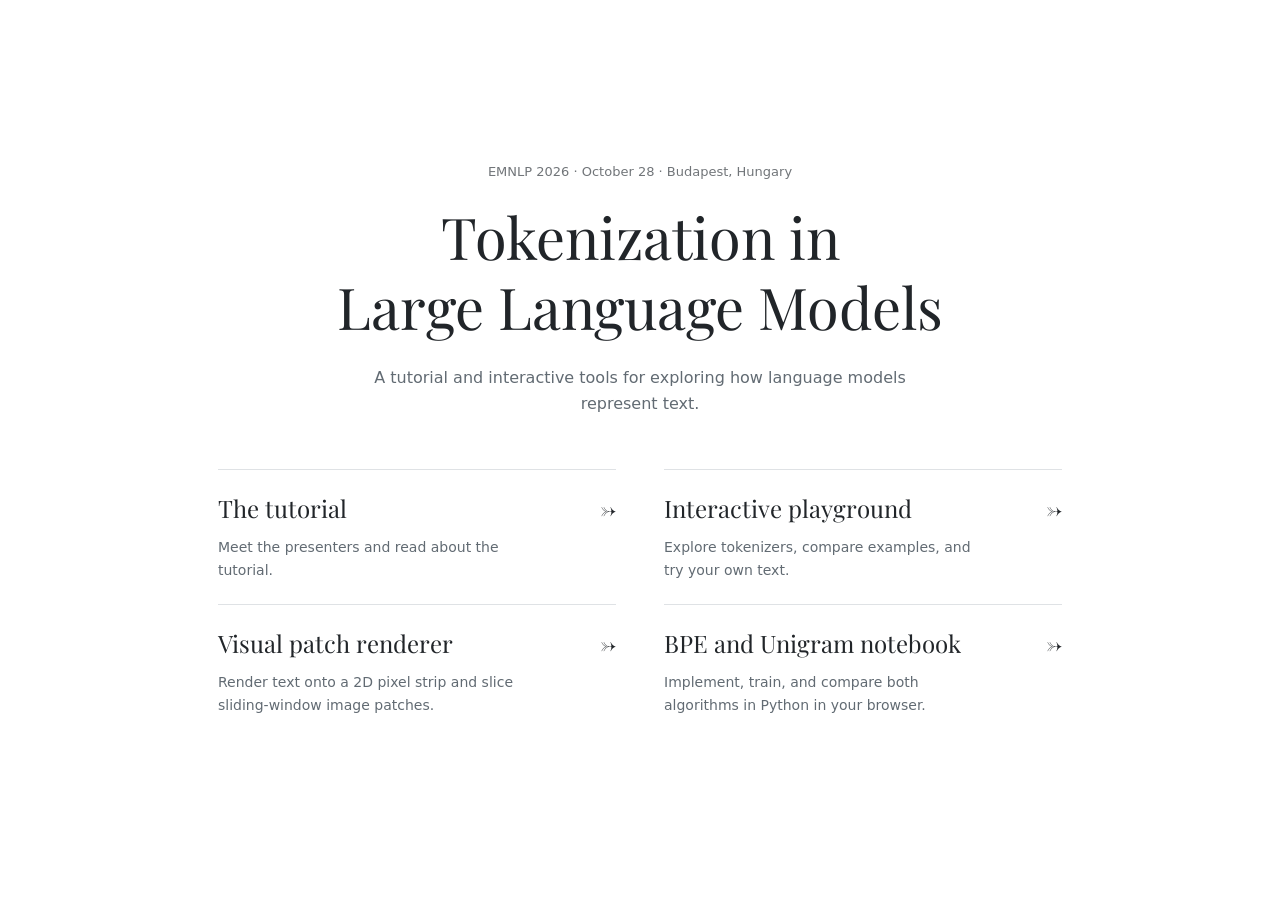
<file: docs/index.html>
<!doctype html>
<html lang="en">
<head>
<meta charset="utf-8">
<meta name="viewport" content="width=device-width, initial-scale=1">
<meta name="robots" content="noindex">
<title>Tokenization in Large Language Models</title>
<meta name="description" content="An EMNLP 2026 tutorial and interactive playground for exploring tokenization in large language models.">
<link rel="preconnect" href="https://fonts.googleapis.com">
<link rel="preconnect" href="https://fonts.gstatic.com" crossorigin>
<link href="https://fonts.googleapis.com/css2?family=Playfair+Display:wght@400;700&display=swap" rel="stylesheet">
<link href="style.css" rel="stylesheet">
<style>
  * { box-sizing: border-box; }
  body { margin: 0; background: #fff; color: #212529; font: 16px/1.65 system-ui, -apple-system, "Segoe UI", sans-serif; }
  main { display: flex; flex-direction: column; justify-content: center; min-height: 100vh; min-height: 100svh; max-width: 900px; margin: 0 auto; padding: 64px 28px; }
  .home-intro { text-align: center; }
  .home-venue { margin: 0 0 20px; color: #717579; font-size: 13px; }
  h1 { margin: 0; font-size: clamp(2.3rem, 6vw, 3.6rem); font-weight: 400; line-height: 1.2; }
  .home-description { max-width: 540px; margin: 24px auto 0; color: #626b73; }
  .home-resources { display: grid; grid-template-columns: repeat(2, minmax(0, 1fr)); gap: 0 48px; margin-top: 52px; }
  .home-resource { display: block; border-top: 1px solid #dfe2e5; padding: 22px 0; color: inherit; text-decoration: none; }
  .home-resource:hover { border-color: #212529; }
  .home-resource:focus-visible { outline: 2px solid #315cb0; outline-offset: 6px; }
  .resource-title { display: flex; justify-content: space-between; gap: 16px; margin-bottom: 10px; font: 400 24px/1.4 "Playfair Display", Georgia, "Times New Roman", serif; }
  .resource-description { display: block; max-width: 320px; color: #626b73; font-size: 14px; }
  @media (max-width: 540px) { main { padding: 40px 24px; } .home-resources { grid-template-columns: 1fr; gap: 4px; margin-top: 36px; } }
</style>
</head>
<body>
<main>
  <header class="home-intro">
    <p class="home-venue">EMNLP 2026 &middot; October 28 &middot; Budapest, Hungary</p>
    <h1>Tokenization in<br>Large Language Models</h1>
    <p class="home-description">A tutorial and interactive tools for exploring how language models represent text.</p>
  </header>
  <nav class="home-resources" aria-label="Tutorial and interactive tools">
    <a class="home-resource" href="tutorial/">
      <span class="resource-title">The tutorial <span aria-hidden="true">&rarr;</span></span>
      <span class="resource-description">Meet the presenters and read about the tutorial.</span>
    </a>
    <a class="home-resource" href="playground/">
      <span class="resource-title">Interactive playground <span aria-hidden="true">&rarr;</span></span>
      <span class="resource-description">Explore tokenizers, compare examples, and try your own text.</span>
    </a>
    <a class="home-resource" href="renderer/">
      <span class="resource-title">Visual patch renderer <span aria-hidden="true">&rarr;</span></span>
      <span class="resource-description">Render text onto a 2D pixel strip and slice sliding-window image patches.</span>
    </a>
    <a class="home-resource" href="bpe-unigram/">
      <span class="resource-title">BPE and Unigram notebook <span aria-hidden="true">&rarr;</span></span>
      <span class="resource-description">Implement, train, and compare both algorithms in Python in your browser.</span>
    </a>
  </nav>
</main>
</body>
</html>
</file>
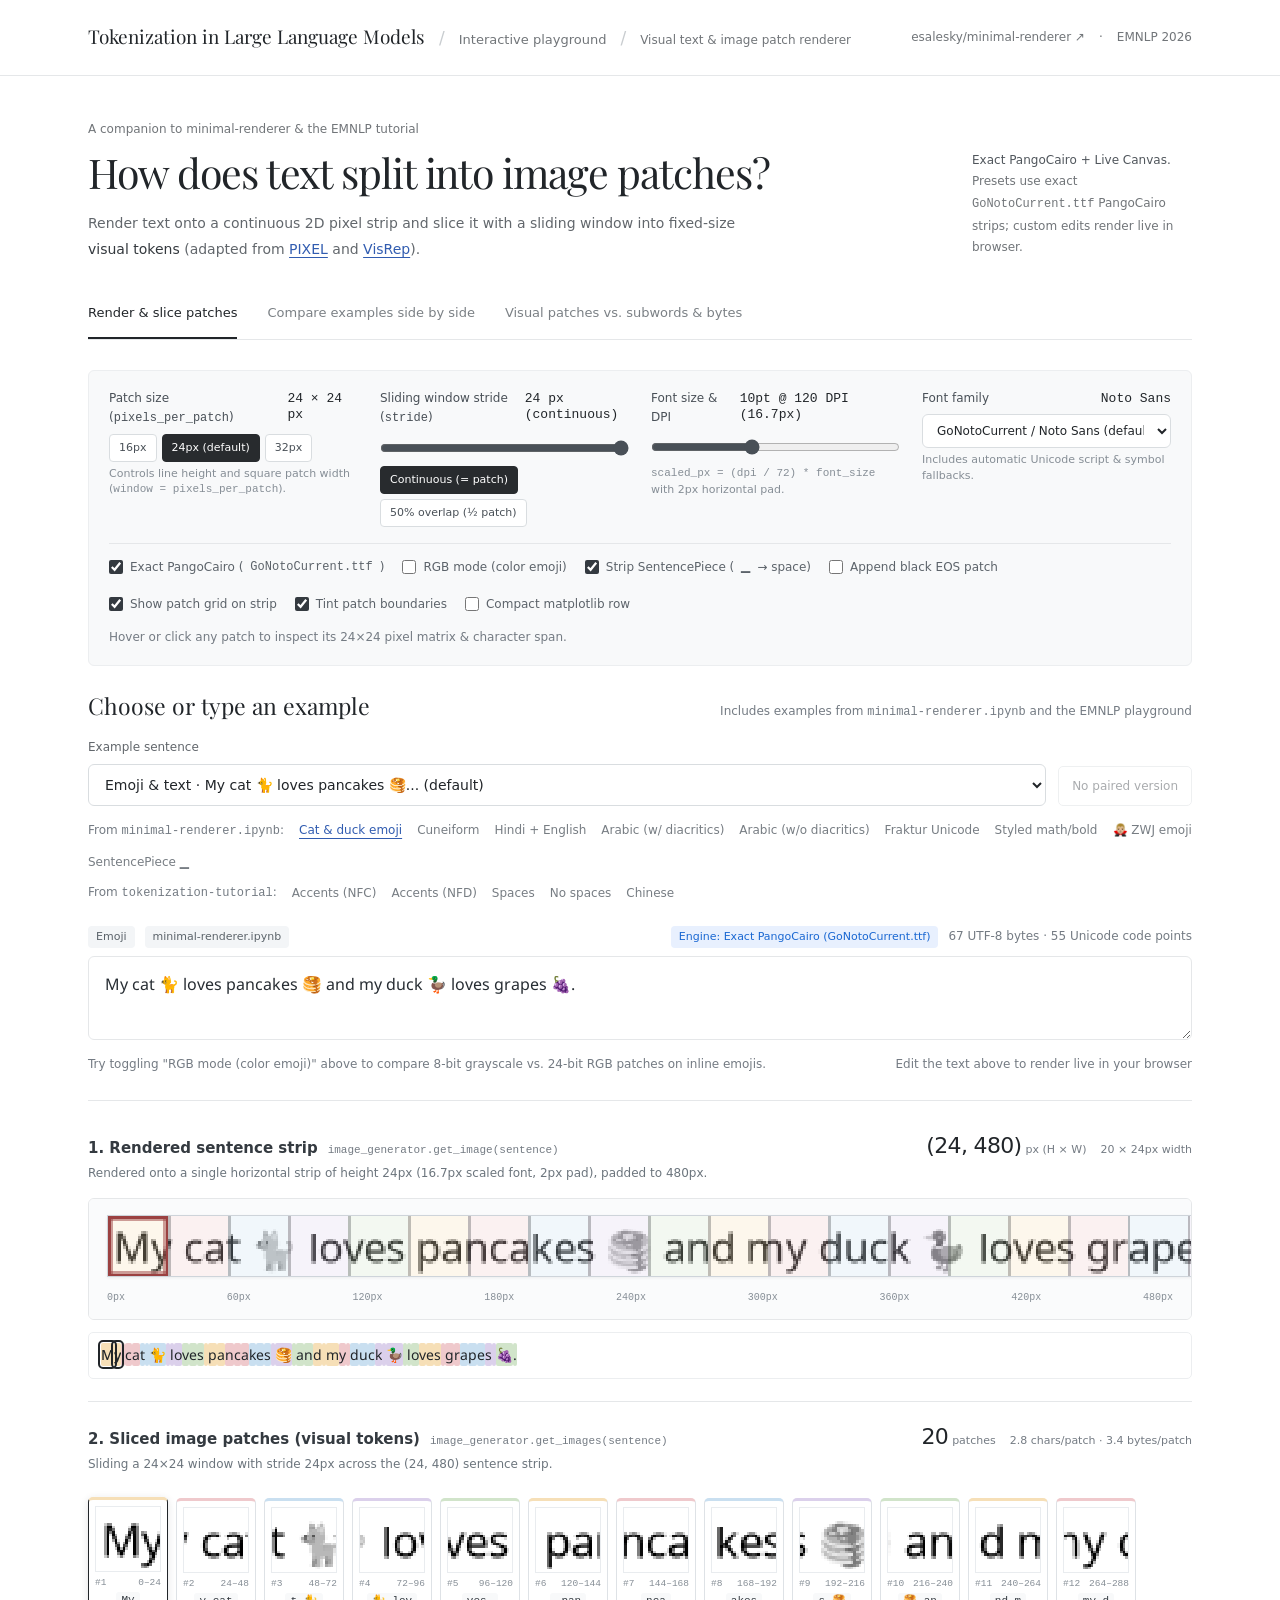
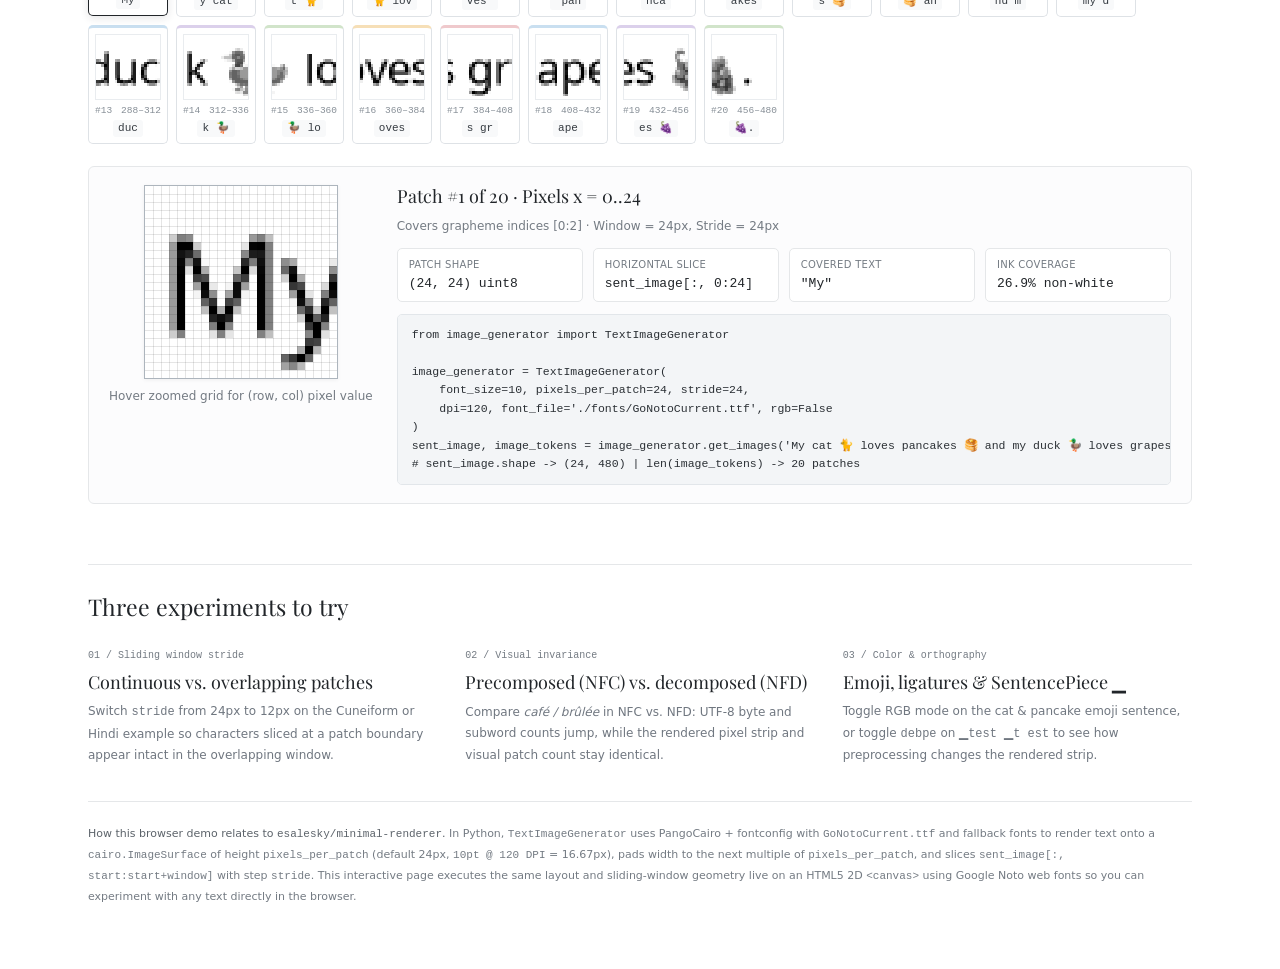
<file: docs/renderer/index.html>
<!doctype html>
<html lang="en">
<head>
<meta charset="utf-8">
<meta name="viewport" content="width=device-width, initial-scale=1">
<meta name="color-scheme" content="light">
<title>Visual Text Rendering · Interactive Patch Playground</title>
<link rel="preconnect" href="https://fonts.googleapis.com">
<link rel="preconnect" href="https://fonts.gstatic.com" crossorigin>
<link href="https://fonts.googleapis.com/css2?family=Noto+Naskh+Arabic:wght@400..700&family=Noto+Sans+Arabic:wght@400..700&family=Noto+Sans+Cuneiform&family=Noto+Sans+Devanagari:wght@400..700&family=Noto+Sans+JP:wght@400..700&family=Noto+Sans+KR:wght@400..700&family=Noto+Sans+Mono:wght@400..700&family=Noto+Sans+SC:wght@400..700&family=Noto+Sans+Symbols+2&family=Noto+Sans+Thai:wght@400..700&family=Noto+Sans:ital,wght@0,400..700;1,400..700&family=Noto+Serif:ital,wght@0,400..700;1,400..700&family=Playfair+Display:wght@400;700&display=swap" rel="stylesheet">
<style>
/* Companion aesthetic to tokenization-tutorial.github.io:
   Playfair Display serif headings, crisp white surface, quiet controls, pastel token accents. */
:root {
  --bg: #fff;
  --panel: #fff;
  --ink: #212529;
  --muted: #717579;
  --line: #e5e7e9;
  --blue: #315cb0;
  --blue-light: #f3f6fa;
  --radius: 6px;
  --slide-burgundy: #9b4141;
  --teal: #007f94;
  --serif: "Playfair Display", Georgia, "Times New Roman", serif;
  --sans: system-ui, -apple-system, "Segoe UI", Roboto, "Helvetica Neue", Arial, sans-serif;
  --mono: ui-monospace, SFMono-Regular, Menlo, Monaco, Consolas, monospace;
}
* { box-sizing: border-box; }
[hidden], .hidden { display: none !important; }
html { scroll-behavior: smooth; }
body {
  margin: 0;
  background: var(--bg);
  color: var(--ink);
  font: 14px/1.6 var(--sans);
  -webkit-font-smoothing: antialiased;
}
button, input, textarea, select { font: inherit; }
button { cursor: pointer; }
a { color: var(--blue); text-underline-offset: 3px; }
:focus-visible { outline: 2px solid var(--blue); outline-offset: 4px; }

/* Top navigation bar */
.top {
  min-height: 76px;
  padding: 17px max(28px, calc((100vw - 1104px) / 2));
  display: flex;
  align-items: center;
  justify-content: space-between;
  gap: 24px;
  border-bottom: 1px solid var(--line);
}
.brand {
  display: flex;
  align-items: baseline;
  gap: 14px;
  flex-wrap: wrap;
  min-width: 0;
}
.brand a {
  font: 400 19px/1.4 var(--serif);
  color: var(--ink);
  text-decoration: none;
}
.brand a:hover { text-decoration: underline; }
.brand-divider { color: #c9cdd0; font-size: 17px; font-weight: 300; }
.brand-current, .topnote { font-size: 12px; color: var(--muted); }
.topnote { white-space: nowrap; display: flex; align-items: center; gap: 14px; }
.topnote a { color: var(--muted); text-decoration: none; }
.topnote a:hover { color: var(--ink); text-decoration: underline; }

.container {
  max-width: 1160px;
  margin: 0 auto;
  padding: 44px 28px 64px;
}
body.comparison-active .container { max-width: 1440px; }

/* Intro header */
.intro {
  display: grid;
  grid-template-columns: minmax(0, 1fr) 220px;
  gap: 40px;
  align-items: end;
  margin-bottom: 30px;
}
.eyebrow { font-size: 12px; color: var(--muted); margin-bottom: 9px; }
.intro h1 {
  font: 400 clamp(29px, 3.4vw, 41px)/1.2 var(--serif);
  letter-spacing: -0.025em;
  margin: 0 0 14px;
}
.intro p {
  font-size: 14px;
  line-height: 1.8;
  color: #62676c;
  max-width: 680px;
  margin: 0;
}
.intro p strong { font-weight: 500; color: #34393e; }
.meta-note {
  font-size: 12px;
  line-height: 1.8;
  color: var(--muted);
  padding-bottom: 3px;
}
.meta-note strong { font-weight: 500; color: #50565c; }

/* Mode navigation */
.demo-nav {
  display: flex;
  align-items: center;
  gap: 30px;
  border-bottom: 1px solid var(--line);
  margin: 0 0 30px;
  overflow-x: auto;
}
.demo-nav-button {
  flex: none;
  border: 0;
  border-bottom: 2px solid transparent;
  background: transparent;
  padding: 11px 0 13px;
  color: #7b8085;
  font-size: 13px;
  font-weight: 500;
  white-space: nowrap;
}
.demo-nav-button:hover { color: var(--ink); }
.demo-nav-button.is-active {
  border-bottom-color: var(--ink);
  color: var(--ink);
}

/* Section headers & controls */
.sectiontop {
  display: flex;
  align-items: baseline;
  justify-content: space-between;
  gap: 18px;
  margin-bottom: 16px;
  flex-wrap: wrap;
}
.sectiontop h2, .ideas h2 {
  font: 400 23px/1.4 var(--serif);
  margin: 0;
}
.helper, .help { font-size: 12px; color: #747b83; }
.chooser { padding: 0 0 26px; }
.selectrow {
  display: flex;
  gap: 12px;
  align-items: flex-end;
  flex-wrap: wrap;
}
.select-wrap { flex: 1; min-width: 240px; }
.field-label {
  display: block;
  font-size: 12px;
  font-weight: 500;
  color: #62676c;
  margin-bottom: 7px;
}
select, .text-field, textarea {
  width: 100%;
  min-width: 0;
  background: #fff;
  color: var(--ink);
  border: 1px solid #d9dde0;
  border-radius: 6px;
  padding: 10px 12px;
  outline-offset: 2px;
}
select { height: 42px; padding-right: 32px; }
.pairbtn, .action-btn, .slider-action {
  min-height: 40px;
  border: 1px solid #d9dde0;
  border-radius: 5px;
  background: #fff;
  color: #40464c;
  padding: 8px 13px;
  font-size: 12px;
  font-weight: 500;
}
.pairbtn:hover, .action-btn:hover, .slider-action:hover {
  background: #f6f7f8;
  border-color: #bfc5ca;
}
.pairbtn:disabled, .action-btn:disabled {
  opacity: 0.45;
  cursor: not-allowed;
}
.slider-action.active-preset {
  background: #282b2e;
  color: #fff;
  border-color: #282b2e;
}
.quickrow {
  display: flex;
  align-items: center;
  gap: 6px 15px;
  flex-wrap: wrap;
  margin-top: 12px;
}
.quicklabel { font-size: 12px; color: #747b83; }
.quick {
  border: 0;
  background: transparent;
  color: #777d83;
  padding: 3px 0;
  font-size: 12px;
  text-underline-offset: 4px;
}
.quick:hover { color: var(--ink); text-decoration: underline; }
.quick.active { color: var(--blue); text-decoration: underline; font-weight: 500; }

/* Passage box (live editable + character highlight bar) */
.passage { margin-top: 20px; }
.passage-info {
  display: flex;
  align-items: center;
  justify-content: space-between;
  gap: 12px;
  flex-wrap: wrap;
  margin-bottom: 8px;
}
.tagrow { display: flex; align-items: center; gap: 10px; flex-wrap: wrap; }
.tag {
  font-size: 11px;
  color: #5b636a;
  background: #f3f5f7;
  padding: 2px 8px;
  border-radius: 4px;
}
.pastext-input {
  width: 100%;
  font: 400 16px/1.75 "Noto Sans", "Apple Color Emoji", "Segoe UI Emoji", "Noto Color Emoji", "Noto Naskh Arabic", "Noto Sans Devanagari", "Noto Sans Cuneiform", "Noto Sans JP", "Noto Sans SC", "Noto Sans KR", "Noto Sans Thai", "Noto Sans Symbols 2", var(--sans);
  border: 1px solid var(--line);
  border-radius: 6px;
  background: #fff;
  padding: 13px 16px;
  color: #272d33;
  resize: vertical;
  min-height: 62px;
}
.pastext-input:focus {
  border-color: var(--blue);
  outline: none;
}
.passage-q {
  font-size: 12px;
  line-height: 1.7;
  color: #747b83;
  margin-top: 8px;
  display: flex;
  justify-content: space-between;
  gap: 12px;
  flex-wrap: wrap;
}

/* Renderer parameter shell */
.renderer-shell {
  margin: 0 0 24px;
  padding: 18px 20px;
  background: #f8f9fa;
  border: 1px solid #eceef0;
  border-radius: 6px;
}
.renderer-grid {
  display: grid;
  grid-template-columns: repeat(4, minmax(0, 1fr));
  gap: 18px 22px;
  align-items: start;
}
.param-box { min-width: 0; }
.param-head {
  display: flex;
  justify-content: space-between;
  align-items: baseline;
  gap: 8px;
  margin-bottom: 6px;
}
.param-title { font-size: 12px; font-weight: 500; color: #495057; }
.param-val {
  font: 400 13px/1.3 var(--mono);
  color: #212529;
}
.param-sub {
  font-size: 11px;
  color: #868e96;
  margin-top: 4px;
  line-height: 1.45;
}
.range {
  width: 100%;
  margin: 6px 0 2px;
  accent-color: #495057;
  cursor: pointer;
}
.pill-group {
  display: flex;
  gap: 5px;
  flex-wrap: wrap;
  margin-top: 4px;
}
.pill-btn {
  border: 1px solid #d9dde0;
  background: #fff;
  color: #495057;
  border-radius: 4px;
  padding: 4px 9px;
  font-size: 11px;
  font-weight: 500;
}
.pill-btn:hover { background: #f1f3f5; }
.pill-btn.is-selected {
  background: #282b2e;
  color: #fff;
  border-color: #282b2e;
}
.controls-bar {
  display: flex;
  justify-content: space-between;
  align-items: center;
  gap: 14px;
  flex-wrap: wrap;
  margin-top: 16px;
  padding-top: 14px;
  border-top: 1px solid #e5e7e9;
}
.switchrow {
  display: flex;
  align-items: center;
  gap: 18px;
  flex-wrap: wrap;
}
.switch {
  display: flex;
  align-items: center;
  gap: 7px;
  cursor: pointer;
  font-size: 12px;
  color: #5c636a;
  user-select: none;
}
.switch input {
  accent-color: #343a40;
  width: 14px;
  height: 14px;
  margin: 0;
}

/* Main visualization sections */
.tools {
  padding: 24px 0 0;
  border-top: 1px solid var(--line);
}
.method-card {
  padding: 22px 0;
  border-top: 1px solid var(--line);
}
.method-card:first-of-type { border-top: 0; padding-top: 8px; }
.method-head {
  display: flex;
  justify-content: space-between;
  align-items: baseline;
  gap: 12px;
  flex-wrap: wrap;
}
.method-label {
  display: flex;
  align-items: baseline;
  gap: 10px;
  flex-wrap: wrap;
}
.method-name {
  font-size: 15px;
  font-weight: 600;
  color: #343a40;
}
.method-type {
  font-size: 11px;
  color: #747b83;
  font-family: var(--mono);
}
.method-stats {
  display: flex;
  align-items: baseline;
  gap: 14px;
  flex-wrap: wrap;
}
.bigstat {
  font-size: 22px;
  line-height: 1.2;
  font-weight: 500;
  font-variant-numeric: tabular-nums;
  color: #212529;
  letter-spacing: -0.03em;
}
.statunit { font-size: 11px; color: #747b83; margin-left: 4px; }
.smallstat { font-size: 11px; color: #747b83; font-variant-numeric: tabular-nums; }
.method-one-liner {
  font-size: 12px;
  color: #6c757d;
  margin: 4px 0 14px;
}

/* Sentence image strip viewer */
.strip-stage {
  border: 1px solid var(--line);
  border-radius: 6px;
  background: #fafbfc;
  padding: 16px 18px 14px;
  overflow-x: auto;
}
.strip-canvas-wrap {
  position: relative;
  display: inline-block;
  background: #fff;
  box-shadow: 0 1px 3px rgba(0,0,0,0.06);
  border: 1px solid #ced4da;
  line-height: 0;
}
.pixel-canvas {
  image-rendering: pixelated;
  image-rendering: crisp-edges;
  display: block;
}
.strip-ruler {
  display: flex;
  justify-content: space-between;
  font: 400 10px/1.4 var(--mono);
  color: #868e96;
  margin-top: 8px;
  user-select: none;
}

/* Character-to-patch alignment bar */
.char-map-bar {
  margin-top: 12px;
  padding: 9px 12px;
  background: #fff;
  border: 1px solid #eceef0;
  border-radius: 5px;
  font: 400 14px/1.9 "Noto Sans", "Apple Color Emoji", "Segoe UI Emoji", "Noto Color Emoji", "Noto Naskh Arabic", "Noto Sans Devanagari", "Noto Sans Cuneiform", "Noto Sans JP", "Noto Sans SC", "Noto Sans KR", "Noto Sans Thai", "Noto Sans Symbols 2", var(--sans);
  white-space: pre-wrap;
  overflow-wrap: anywhere;
}
.char-span {
  padding: 2px 0;
  border-radius: 2px;
  transition: outline 0.1s ease, background-color 0.1s ease;
  cursor: pointer;
}
.char-span.is-hovered {
  outline: 2px solid #212529;
  outline-offset: 1px;
  font-weight: 500;
}

/* Sliced patch gallery (get_images) */
.patches-gallery {
  display: flex;
  flex-wrap: wrap;
  gap: 8px;
  padding: 10px 0 6px;
  align-items: flex-start;
}
.patches-gallery.compact-mode {
  gap: 3px;
  background: #f8f9fa;
  padding: 14px;
  border: 1px solid var(--line);
  border-radius: 6px;
  overflow-x: auto;
  flex-wrap: nowrap;
}
.patch-card {
  display: flex;
  flex-direction: column;
  align-items: center;
  padding: 6px;
  border: 1px solid #dee2e6;
  border-radius: 5px;
  background: #fff;
  cursor: pointer;
  transition: transform 0.08s ease, border-color 0.08s ease, box-shadow 0.08s ease;
  user-select: none;
}
.patch-card:hover, .patch-card.is-selected {
  border-color: #212529;
  box-shadow: 0 2px 8px rgba(33, 37, 41, 0.12);
  transform: translateY(-1px);
}
.patches-gallery.compact-mode .patch-card {
  padding: 2px;
  border-radius: 2px;
}
.patches-gallery.compact-mode .patch-meta,
.patches-gallery.compact-mode .patch-chars {
  display: none;
}
.patch-canvas-box {
  border: 1px solid #e9ecef;
  background: #fff;
  line-height: 0;
  position: relative;
}
.patch-meta {
  display: flex;
  justify-content: space-between;
  width: 100%;
  font: 400 9.5px/1.3 var(--mono);
  color: #868e96;
  margin-top: 5px;
}
.patch-chars {
  margin-top: 3px;
  font: 400 11px/1.35 var(--mono), "Apple Color Emoji", "Segoe UI Emoji", "Noto Color Emoji";
  color: #343a40;
  background: #f8f9fa;
  border-radius: 3px;
  padding: 1px 5px;
  max-width: 76px;
  overflow: hidden;
  text-overflow: ellipsis;
  white-space: pre;
  min-height: 17px;
}

/* Pixel matrix & code inspector */
.inspector-drawer {
  margin-top: 16px;
  border: 1px solid var(--line);
  border-radius: 6px;
  background: #fcfcfd;
  padding: 18px 20px;
}
.inspector-layout {
  display: grid;
  grid-template-columns: auto minmax(0, 1fr);
  gap: 24px;
  align-items: start;
}
.zoom-box {
  display: flex;
  flex-direction: column;
  align-items: center;
  gap: 8px;
}
.zoom-canvas-wrap {
  border: 1px solid #adb5bd;
  background: #fff;
  line-height: 0;
  box-shadow: 0 1px 4px rgba(0,0,0,0.06);
}
.inspector-details h3 {
  font: 400 18px/1.3 var(--serif);
  margin: 0 0 8px;
}
.inspector-stats {
  display: grid;
  grid-template-columns: repeat(auto-fit, minmax(135px, 1fr));
  gap: 10px;
  margin: 12px 0;
}
.stat-tile {
  background: #fff;
  border: 1px solid var(--line);
  border-radius: 5px;
  padding: 8px 11px;
}
.stat-tile-label { font-size: 10px; color: #747b83; text-transform: uppercase; letter-spacing: 0.03em; }
.stat-tile-value { font: 500 13px/1.4 var(--mono); color: #212529; margin-top: 2px; }
.code-preview {
  margin: 12px 0 0;
  padding: 11px 14px;
  background: #f3f5f7;
  border: 1px solid #e2e6ea;
  border-radius: 5px;
  font: 400 11.5px/1.6 var(--mono);
  color: #2b3035;
  overflow-x: auto;
  white-space: pre;
}

/* Subword / Byte comparison segments */
.segments {
  font: 400 16px/2.1 var(--sans);
  white-space: pre-wrap;
  overflow-wrap: anywhere;
  padding: 8px 0;
  color: #272d33;
}
.segment {
  border-radius: 2px;
  padding: 3px 1px;
  box-decoration-break: clone;
  -webkit-box-decoration-break: clone;
}
.bytebar {
  display: flex;
  height: 9px;
  border-radius: 2px;
  overflow: hidden;
  background: #eff0f1;
  margin-top: 8px;
}
.bytebar-part {
  min-width: 1px;
  border-inline-end: 1px solid #fff;
}

/* Side-by-side comparison mode */
.comparison-board {
  display: grid;
  grid-template-columns: repeat(var(--comparison-columns, 2), minmax(300px, 1fr));
  gap: 20px;
  align-items: start;
  margin-top: 18px;
}
.comparison-column {
  border: 1px solid var(--line);
  border-radius: 6px;
  padding: 18px;
  background: #fff;
  min-width: 0;
}
.comparison-column-head {
  display: flex;
  justify-content: space-between;
  align-items: center;
  gap: 10px;
  margin-bottom: 12px;
}
.comparison-column-head strong {
  font: 400 20px/1.3 var(--serif);
}

/* Three experiments to try */
.ideas {
  margin-top: 38px;
  padding-top: 26px;
  border-top: 1px solid var(--line);
}
.ideas h2 { margin-bottom: 18px; }
.ideas-grid {
  display: grid;
  grid-template-columns: repeat(3, minmax(0, 1fr));
  gap: 28px;
}
.idea {
  border: 0;
  background: transparent;
  text-align: left;
  padding: 0;
  color: inherit;
}
.idea .num { font-size: 10px; color: #747b83; font-family: var(--mono); }
.idea strong {
  display: block;
  font: 400 18px/1.4 var(--serif);
  margin: 6px 0;
}
.idea:hover strong { color: var(--blue); }
.idea p { font-size: 12px; line-height: 1.8; color: #707780; margin: 0; }

.footer {
  border-top: 1px solid var(--line);
  padding: 22px 0 0;
  margin-top: 34px;
  font-size: 11px;
  line-height: 1.9;
  color: #747b83;
}
.footer strong { font-weight: 500; color: #5c636a; }

@media (max-width: 900px) {
  .intro { grid-template-columns: 1fr; }
  .meta-note { display: none; }
  .renderer-grid { grid-template-columns: repeat(2, minmax(0, 1fr)); }
  .inspector-layout { grid-template-columns: 1fr; }
  .ideas-grid { grid-template-columns: 1fr; gap: 20px; }
  .comparison-board { grid-template-columns: 1fr; }
}
@media (max-width: 600px) {
  .renderer-grid { grid-template-columns: 1fr; }
}
</style>
</head>
<body>
<header class="top">
  <div class="brand">
    <a href="../tutorial/">Tokenization in Large Language Models</a>
    <span class="brand-divider" aria-hidden="true">/</span>
    <a href="../playground/" style="font:400 13px/1.4 var(--sans);color:var(--muted);">Interactive playground</a>
    <span class="brand-divider" aria-hidden="true">/</span>
    <span class="brand-current">Visual text &amp; image patch renderer</span>
  </div>
  <div class="topnote">
    <a href="https://github.com/esalesky/minimal-renderer" target="_blank" rel="noopener noreferrer">esalesky/minimal-renderer ↗</a>
    <span>&middot;</span>
    <span>EMNLP 2026</span>
  </div>
</header>

<main class="container">
  <section class="intro">
    <div>
      <div class="eyebrow">A companion to minimal-renderer &amp; the EMNLP tutorial</div>
      <h1 id="introHeadline">How does text split into image patches?</h1>
      <p id="introDescription">Render text onto a continuous 2D pixel strip and slice it with a sliding window into fixed-size <strong>visual tokens</strong> (adapted from <a href="https://github.com/xplip/pixel" target="_blank" rel="noopener noreferrer">PIXEL</a> and <a href="https://github.com/esalesky/visrep" target="_blank" rel="noopener noreferrer">VisRep</a>).</p>
    </div>
    <div class="meta-note">
      <strong>Exact PangoCairo + Live Canvas.</strong><br>
      Presets use exact <code>GoNotoCurrent.ttf</code> PangoCairo strips; custom edits render live in browser.
    </div>
  </section>

  <nav class="demo-nav" aria-label="Interactive views">
    <button type="button" class="demo-nav-button is-active" data-mode="renderer" aria-pressed="true">Render &amp; slice patches</button>
    <button type="button" class="demo-nav-button" data-mode="compare" aria-pressed="false">Compare examples side by side</button>
    <button type="button" class="demo-nav-button" data-mode="subwords" aria-pressed="false">Visual patches vs. subwords &amp; bytes</button>
  </nav>

  <!-- SHARED RENDERER PARAMETER SHELL -->
  <section class="renderer-shell" aria-label="TextImageGenerator settings">
    <div class="renderer-grid">
      <div class="param-box">
        <div class="param-head">
          <span class="param-title">Patch size (<code>pixels_per_patch</code>)</span>
          <span class="param-val" id="ppbVal">24 × 24 px</span>
        </div>
        <div class="pill-group" id="ppbGroup">
          <button type="button" class="pill-btn" data-ppb="16">16px</button>
          <button type="button" class="pill-btn is-selected" data-ppb="24">24px (default)</button>
          <button type="button" class="pill-btn" data-ppb="32">32px</button>
        </div>
        <div class="param-sub">Controls line height and square patch width (<code>window = pixels_per_patch</code>).</div>
      </div>

      <div class="param-box">
        <div class="param-head">
          <span class="param-title">Sliding window stride (<code>stride</code>)</span>
          <span class="param-val" id="strideVal">24 px (continuous)</span>
        </div>
        <input type="range" class="range" id="strideInput" min="4" max="24" step="2" value="24" aria-label="Stride in pixels">
        <div class="pill-group">
          <button type="button" class="pill-btn is-selected" id="strideContBtn">Continuous (= patch)</button>
          <button type="button" class="pill-btn" id="strideHalfBtn">50% overlap (½ patch)</button>
        </div>
      </div>

      <div class="param-box">
        <div class="param-head">
          <span class="param-title">Font size &amp; DPI</span>
          <span class="param-val" id="fontSizeVal">10pt @ 120 DPI (16.7px)</span>
        </div>
        <input type="range" class="range" id="fontSizeInput" min="6" max="16" step="1" value="10" aria-label="Font size in points">
        <div class="param-sub"><code>scaled_px = (dpi / 72) * font_size</code> with 2px horizontal pad.</div>
      </div>

      <div class="param-box">
        <div class="param-head">
          <span class="param-title">Font family</span>
          <span class="param-val" id="fontFamilyVal">Noto Sans</span>
        </div>
        <select id="fontFamilySelect" aria-label="Font family" style="height:34px;padding:4px 10px;font-size:12px;">
          <option value="Noto Sans">GoNotoCurrent / Noto Sans (default)</option>
          <option value="Noto Serif">Noto Serif</option>
          <option value="Noto Sans Mono">Noto Sans Mono (monospace)</option>
          <option value="system-ui">System UI sans-serif</option>
        </select>
        <div class="param-sub">Includes automatic Unicode script &amp; symbol fallbacks.</div>
      </div>
    </div>

    <div class="controls-bar">
      <div class="switchrow">
        <label class="switch" title="Use pre-rendered Python PangoCairo + GoNotoCurrent.ttf + AppleColorEmoji.ttf pixel strips when on default 24px / 10pt settings"><input type="checkbox" id="pangoToggle" checked>Exact PangoCairo (<code>GoNotoCurrent.ttf</code>)</label>
        <label class="switch"><input type="checkbox" id="rgbToggle">RGB mode (color emoji)</label>
        <label class="switch"><input type="checkbox" id="debpeToggle" checked>Strip SentencePiece (<code>▁</code> &rarr; space)</label>
        <label class="switch"><input type="checkbox" id="eosToggle">Append black EOS patch</label>
        <label class="switch"><input type="checkbox" id="gridOverlayToggle" checked>Show patch grid on strip</label>
        <label class="switch"><input type="checkbox" id="tintPatchesToggle" checked>Tint patch boundaries</label>
        <label class="switch"><input type="checkbox" id="compactGalleryToggle">Compact matplotlib row</label>
      </div>
      <span class="help" id="hoverHint">Hover or click any patch to inspect its 24×24 pixel matrix &amp; character span.</span>
    </div>
  </section>

  <!-- MODE 1 & 3: SINGLE PASSAGE EXPLORER -->
  <div id="singlePassageWorkspace">
    <section class="chooser" aria-labelledby="chooseTitle">
      <div class="sectiontop">
        <h2 id="chooseTitle">Choose or type an example</h2>
        <span class="helper">Includes examples from <code>minimal-renderer.ipynb</code> and the EMNLP playground</span>
      </div>
      <div class="selectrow">
        <div class="select-wrap">
          <label class="field-label" for="exampleSelect">Example sentence</label>
          <select id="exampleSelect"></select>
        </div>
        <button class="pairbtn" id="pairButton" type="button" disabled>No paired version</button>
      </div>
      <div class="quickrow">
        <span class="quicklabel">From <code>minimal-renderer.ipynb</code>:</span>
        <button class="quick" type="button" data-jump="emoji_cats">Cat &amp; duck emoji</button>
        <button class="quick" type="button" data-jump="cuneiform">Cuneiform</button>
        <button class="quick" type="button" data-jump="hindi_mix">Hindi + English</button>
        <button class="quick" type="button" data-jump="arabic_mix">Arabic (w/ diacritics)</button>
        <button class="quick" type="button" data-jump="arabic_no_diacritics">Arabic (w/o diacritics)</button>
        <button class="quick" type="button" data-jump="fraktur">Fraktur Unicode</button>
        <button class="quick" type="button" data-jump="styled_unicode">Styled math/bold</button>
        <button class="quick" type="button" data-jump="vampire_emoji">🧛🏼‍♂️ ZWJ emoji</button>
        <button class="quick" type="button" data-jump="sentencepiece">SentencePiece ▁</button>
      </div>
      <div class="quickrow" style="margin-top:6px;">
        <span class="quicklabel">From <code>tokenization-tutorial</code>:</span>
        <button class="quick" type="button" data-jump="accent_nfc">Accents (NFC)</button>
        <button class="quick" type="button" data-jump="accent_nfd">Accents (NFD)</button>
        <button class="quick" type="button" data-jump="spaces_preserved">Spaces</button>
        <button class="quick" type="button" data-jump="spaces_removed">No spaces</button>
        <button class="quick" type="button" data-jump="parallel_zh">Chinese</button>
      </div>

      <div class="passage">
        <div class="passage-info">
          <div class="tagrow" id="passageTags"></div>
          <div style="display:flex;align-items:center;gap:10px;flex-wrap:wrap;">
            <span class="tag" id="engineBadge" style="background:#e8f0fe;color:#1967d2;font-weight:500;">Engine: PangoCairo (GoNotoCurrent.ttf)</span>
            <span class="helper" id="passageCount"></span>
          </div>
        </div>
        <textarea id="passageInput" class="pastext-input" rows="2" maxlength="600" spellcheck="false" aria-label="Text to render into image patches"></textarea>
        <div class="passage-q">
          <span id="passageQuestion"></span>
          <span class="helper">Edit the text above to render live in your browser</span>
        </div>
      </div>
    </section>

    <section class="tools" aria-label="Rendered output">
      <!-- 1. Full Sentence Strip (get_image) -->
      <article class="method-card">
        <div class="method-head">
          <div class="method-label">
            <span class="method-name">1. Rendered sentence strip</span>
            <span class="method-type">image_generator.get_image(sentence)</span>
          </div>
          <div class="method-stats">
            <span><span class="bigstat" id="stripShapeStat">(24, 144)</span><span class="statunit">px (H × W)</span></span>
            <span class="smallstat" id="stripWidthPatchesStat">6 patch widths</span>
          </div>
        </div>
        <p class="method-one-liner" id="stripDesc">
          Rendered on a single horizontal line of height 24px, padded to a multiple of 24px. Hover a patch or character below to highlight its window.
        </p>

        <div class="strip-stage">
          <div class="strip-canvas-wrap" id="stripCanvasWrap">
            <canvas id="stripCanvas" class="pixel-canvas"></canvas>
          </div>
          <div class="strip-ruler" id="stripRuler"></div>
        </div>

        <div class="char-map-bar" id="charMapBar" aria-label="Input characters colored by patch assignment"></div>
      </article>

      <!-- 2. Sliced Image Patches (get_images) -->
      <article class="method-card">
        <div class="method-head">
          <div class="method-label">
            <span class="method-name">2. Sliced image patches (visual tokens)</span>
            <span class="method-type">image_generator.get_images(sentence)</span>
          </div>
          <div class="method-stats">
            <span><span class="bigstat" id="patchCountStat">6</span><span class="statunit">patches</span></span>
            <span class="smallstat" id="patchEfficiencyStat">1.2 chars / patch</span>
          </div>
        </div>
        <p class="method-one-liner" id="patchesDesc">
          Sliding a 24×24 window with stride 24px across the rendered sentence strip. Click any patch to pin it in the pixel inspector below.
        </p>

        <div class="patches-gallery" id="patchesGallery" role="list" aria-label="Sliced image patches"></div>

        <!-- Zoomed Pixel Matrix & Python Code Inspector -->
        <div class="inspector-drawer" id="inspectorDrawer">
          <div class="inspector-layout">
            <div class="zoom-box">
              <div class="zoom-canvas-wrap">
                <canvas id="zoomCanvas" class="pixel-canvas" width="192" height="192"></canvas>
              </div>
              <span class="helper" id="zoomCoordLabel">Hover zoomed grid for (row, col) pixel value</span>
            </div>
            <div class="inspector-details">
              <h3 id="inspectorTitle">Patch #1 · Pixels x = 0..24</h3>
              <p class="helper" id="inspectorSubtitle" style="margin:0;">Covers characters [0:2] · Click any patch above to lock selection.</p>
              <div class="inspector-stats">
                <div class="stat-tile">
                  <div class="stat-tile-label">Patch shape</div>
                  <div class="stat-tile-value" id="inspShape">(24, 24) uint8</div>
                </div>
                <div class="stat-tile">
                  <div class="stat-tile-label">Horizontal slice</div>
                  <div class="stat-tile-value" id="inspSlice">[:, 0:24]</div>
                </div>
                <div class="stat-tile">
                  <div class="stat-tile-label">Covered text</div>
                  <div class="stat-tile-value" id="inspText">"𒁹"</div>
                </div>
                <div class="stat-tile">
                  <div class="stat-tile-label">Ink coverage</div>
                  <div class="stat-tile-value" id="inspInk">18.4% non-white</div>
                </div>
              </div>
              <pre class="code-preview" id="pythonCodePreview"></pre>
            </div>
          </div>
        </div>
      </article>

      <!-- 3. Subword & Byte Comparison (shown in "subwords" mode or toggled) -->
      <div id="subwordComparisonSection" hidden>
        <article class="method-card">
          <div class="method-head">
            <div class="method-label">
              <span class="method-name">3. Byte-level BPE (cl100k_base approximation / UTF-8 subwords)</span>
              <span class="method-type">Discrete vocabulary lookup</span>
            </div>
            <div class="method-stats">
              <span><span class="bigstat" id="bpeCountStat">0</span><span class="statunit">tokens</span></span>
              <span class="smallstat" id="bpeRatioStat">0.0 bytes/token</span>
            </div>
          </div>
          <p class="method-one-liner">
            Subword tokenizers split rare scripts, decomposed diacritics, or styled Unicode into multiple UTF-8 byte fallback tokens, whereas visual patches slice uniformly in pixel space.
          </p>
          <div id="bpeSegments" class="segments"></div>
          <div id="bpeByteBar" class="bytebar"></div>
        </article>

        <article class="method-card">
          <div class="method-head">
            <div class="method-label">
              <span class="method-name">4. Raw UTF-8 bytes</span>
              <span class="method-type">TextEncoder().encode(sentence)</span>
            </div>
            <div class="method-stats">
              <span><span class="bigstat" id="byteCountStat">0</span><span class="statunit">bytes</span></span>
              <span class="smallstat" id="cpCountStat">0 code points</span>
            </div>
          </div>
          <p class="method-one-liner">
            Each multi-byte character (3 bytes for Devanagari/CJK, 4 bytes for Cuneiform/Emoji/Fraktur) expands the byte sequence length relative to visual width.
          </p>
          <div id="utf8ByteGrid" style="display:flex;gap:3px;flex-wrap:wrap;max-height:160px;overflow:auto;padding:4px 0;"></div>
        </article>
      </div>
    </section>
  </div>

  <!-- MODE 2: SIDE-BY-SIDE COMPARISON -->
  <section id="compareWorkspace" hidden aria-label="Side-by-side patch comparison">
    <div class="sectiontop">
      <div>
        <h2>Compare rendered examples side by side</h2>
        <p class="helper" style="margin:4px 0 0;">Both columns share the renderer settings above. Compare how visual patch counts behave on accents, spacing, or scripts.</p>
      </div>
      <div class="pill-group">
        <span class="helper" style="align-self:center;margin-right:6px;">Start with:</span>
        <button type="button" class="action-btn" data-comp-preset="accents">NFC vs. NFD accents</button>
        <button type="button" class="action-btn" data-comp-preset="diacritics">Arabic w/ vs. w/o diacritics</button>
        <button type="button" class="action-btn" data-comp-preset="spaces">Spaces vs. no spaces</button>
        <button type="button" class="action-btn" data-comp-preset="scripts">English vs. Chinese vs. Arabic</button>
        <button type="button" class="action-btn" data-comp-preset="unicode">Plain vs. Fraktur Unicode</button>
      </div>
    </div>
    <div class="comparison-board" id="comparisonBoard"></div>
  </section>

  <!-- THREE EXPERIMENTS TO TRY -->
  <section class="ideas" aria-labelledby="ideasTitle">
    <h2 id="ideasTitle">Three experiments to try</h2>
    <div class="ideas-grid">
      <button class="idea" data-idea="stride" type="button">
        <span class="num">01 / Sliding window stride</span>
        <strong>Continuous vs. overlapping patches</strong>
        <p>Switch <code>stride</code> from 24px to 12px on the Cuneiform or Hindi example so characters sliced at a patch boundary appear intact in the overlapping window.</p>
      </button>
      <button class="idea" data-idea="accents" type="button">
        <span class="num">02 / Visual invariance</span>
        <strong>Precomposed (NFC) vs. decomposed (NFD)</strong>
        <p>Compare <em>café / brûlée</em> in NFC vs. NFD: UTF-8 byte and subword counts jump, while the rendered pixel strip and visual patch count stay identical.</p>
      </button>
      <button class="idea" data-idea="emoji" type="button">
        <span class="num">03 / Color &amp; orthography</span>
        <strong>Emoji, ligatures &amp; SentencePiece ▁</strong>
        <p>Toggle RGB mode on the cat &amp; pancake emoji sentence, or toggle <code>debpe</code> on <code>▁test ▁t est</code> to see how preprocessing changes the rendered strip.</p>
      </button>
    </div>
  </section>

  <footer class="footer">
    <strong>How this browser demo relates to <code>esalesky/minimal-renderer</code>.</strong>
    In Python, <code>TextImageGenerator</code> uses PangoCairo + fontconfig with <code>GoNotoCurrent.ttf</code> and fallback fonts to render text onto a <code>cairo.ImageSurface</code> of height <code>pixels_per_patch</code> (default 24px, <code>10pt @ 120 DPI</code> = 16.67px), pads width to the next multiple of <code>pixels_per_patch</code>, and slices <code>sent_image[:, start:start+window]</code> with step <code>stride</code>. This interactive page executes the same layout and sliding-window geometry live on an HTML5 2D <code>&lt;canvas&gt;</code> using Google Noto web fonts so you can experiment with any text directly in the browser.
  </footer>
</main>

<script type="application/json" id="pangoData">{"emoji_cats": {"debpe_true": {"width": 480, "height": 24, "text_width": 469, "rtl": false, "png": "[data-uri]", "clusters": [{"byte_idx": 0, "x0": 2.0, "x1": 17.0}, {"byte_idx": 1, "x0": 17.0, "x1": 26.0}, {"byte_idx": 2, "x0": 26.0, "x1": 30.0}, {"byte_idx": 3, "x0": 30.0, "x1": 38.0}, {"byte_idx": 4, "x0": 38.0, "x1": 47.0}, {"byte_idx": 5, "x0": 47.0, "x1": 53.0}, {"byte_idx": 6, "x0": 53.0, "x1": 57.0}, {"byte_idx": 7, "x0": 57.0, "x1": 76.0}, {"byte_idx": 11, "x0": 76.0, "x1": 80.0}, {"byte_idx": 12, "x0": 80.0, "x1": 84.0}, {"byte_idx": 13, "x0": 84.0, "x1": 94.0}, {"byte_idx": 14, "x0": 94.0, "x1": 102.0}, {"byte_idx": 15, "x0": 102.0, "x1": 111.0}, {"byte_idx": 16, "x0": 111.0, "x1": 119.0}, {"byte_idx": 17, "x0": 119.0, "x1": 123.0}, {"byte_idx": 18, "x0": 123.0, "x1": 133.0}, {"byte_idx": 19, "x0": 133.0, "x1": 142.0}, {"byte_idx": 20, "x0": 142.0, "x1": 152.0}, {"byte_idx": 21, "x0": 152.0, "x1": 160.0}, {"byte_idx": 22, "x0": 160.0, "x1": 169.0}, {"byte_idx": 23, "x0": 169.0, "x1": 178.0}, {"byte_idx": 24, "x0": 178.0, "x1": 187.0}, {"byte_idx": 25, "x0": 187.0, "x1": 195.0}, {"byte_idx": 26, "x0": 195.0, "x1": 199.0}, {"byte_idx": 27, "x0": 199.0, "x1": 218.0}, {"byte_idx": 31, "x0": 218.0, "x1": 222.0}, {"byte_idx": 32, "x0": 222.0, "x1": 231.0}, {"byte_idx": 33, "x0": 231.0, "x1": 241.0}, {"byte_idx": 34, "x0": 241.0, "x1": 251.0}, {"byte_idx": 35, "x0": 251.0, "x1": 255.0}, {"byte_idx": 36, "x0": 255.0, "x1": 271.0}, {"byte_idx": 37, "x0": 271.0, "x1": 280.0}, {"byte_idx": 38, "x0": 280.0, "x1": 284.0}, {"byte_idx": 39, "x0": 284.0, "x1": 294.0}, {"byte_idx": 40, "x0": 294.0, "x1": 304.0}, {"byte_idx": 41, "x0": 304.0, "x1": 312.0}, {"byte_idx": 42, "x0": 312.0, "x1": 321.0}, {"byte_idx": 43, "x0": 321.0, "x1": 325.0}, {"byte_idx": 44, "x0": 325.0, "x1": 344.0}, {"byte_idx": 48, "x0": 344.0, "x1": 348.0}, {"byte_idx": 49, "x0": 348.0, "x1": 352.0}, {"byte_idx": 50, "x0": 352.0, "x1": 362.0}, {"byte_idx": 51, "x0": 362.0, "x1": 370.0}, {"byte_idx": 52, "x0": 370.0, "x1": 379.0}, {"byte_idx": 53, "x0": 379.0, "x1": 387.0}, {"byte_idx": 54, "x0": 387.0, "x1": 391.0}, {"byte_idx": 55, "x0": 391.0, "x1": 401.0}, {"byte_idx": 56, "x0": 401.0, "x1": 408.0}, {"byte_idx": 57, "x0": 408.0, "x1": 417.0}, {"byte_idx": 58, "x0": 417.0, "x1": 427.0}, {"byte_idx": 59, "x0": 427.0, "x1": 436.0}, {"byte_idx": 60, "x0": 436.0, "x1": 444.0}, {"byte_idx": 61, "x0": 444.0, "x1": 448.0}, {"byte_idx": 62, "x0": 448.0, "x1": 467.0}, {"byte_idx": 66, "x0": 467.0, "x1": 471.0}]}, "debpe_false": null}, "cuneiform": {"debpe_true": {"width": 144, "height": 24, "text_width": 128, "rtl": false, "png": "[data-uri]", "clusters": [{"byte_idx": 0, "x0": 2.0, "x1": 9.0}, {"byte_idx": 4, "x0": 9.0, "x1": 23.0}, {"byte_idx": 8, "x0": 23.0, "x1": 48.0}, {"byte_idx": 12, "x0": 48.0, "x1": 77.0}, {"byte_idx": 16, "x0": 77.0, "x1": 99.0}, {"byte_idx": 20, "x0": 99.0, "x1": 111.0}, {"byte_idx": 24, "x0": 111.0, "x1": 130.0}]}, "debpe_false": null}, "hindi_mix": {"debpe_true": {"width": 384, "height": 24, "text_width": 369, "rtl": false, "png": "[data-uri]", "clusters": [{"byte_idx": 0, "x0": 2.0, "x1": 16.0}, {"byte_idx": 3, "x0": 16.0, "x1": 20.0}, {"byte_idx": 4, "x0": 20.0, "x1": 32.0}, {"byte_idx": 7, "x0": 32.0, "x1": 36.0}, {"byte_idx": 10, "x0": 36.0, "x1": 43.0}, {"byte_idx": 13, "x0": 43.0, "x1": 47.0}, {"byte_idx": 16, "x0": 47.0, "x1": 51.0}, {"byte_idx": 17, "x0": 51.0, "x1": 68.0}, {"byte_idx": 20, "x0": 68.0, "x1": 74.0}, {"byte_idx": 26, "x0": 74.0, "x1": 82.0}, {"byte_idx": 35, "x0": 82.0, "x1": 82.0}, {"byte_idx": 38, "x0": 82.0, "x1": 97.0}, {"byte_idx": 44, "x0": 97.0, "x1": 107.0}, {"byte_idx": 47, "x0": 107.0, "x1": 111.0}, {"byte_idx": 50, "x0": 111.0, "x1": 115.0}, {"byte_idx": 51, "x0": 115.0, "x1": 128.0}, {"byte_idx": 54, "x0": 128.0, "x1": 128.0}, {"byte_idx": 57, "x0": 128.0, "x1": 132.0}, {"byte_idx": 58, "x0": 132.0, "x1": 141.0}, {"byte_idx": 61, "x0": 141.0, "x1": 145.0}, {"byte_idx": 64, "x0": 145.0, "x1": 156.0}, {"byte_idx": 67, "x0": 156.0, "x1": 160.0}, {"byte_idx": 68, "x0": 160.0, "x1": 169.0}, {"byte_idx": 71, "x0": 169.0, "x1": 169.0}, {"byte_idx": 74, "x0": 169.0, "x1": 178.0}, {"byte_idx": 77, "x0": 178.0, "x1": 189.0}, {"byte_idx": 80, "x0": 189.0, "x1": 193.0}, {"byte_idx": 83, "x0": 193.0, "x1": 197.0}, {"byte_idx": 84, "x0": 197.0, "x1": 210.0}, {"byte_idx": 87, "x0": 210.0, "x1": 210.0}, {"byte_idx": 90, "x0": 210.0, "x1": 214.0}, {"byte_idx": 91, "x0": 214.0, "x1": 218.0}, {"byte_idx": 92, "x0": 218.0, "x1": 229.0}, {"byte_idx": 95, "x0": 229.0, "x1": 233.0}, {"byte_idx": 98, "x0": 233.0, "x1": 244.0}, {"byte_idx": 101, "x0": 244.0, "x1": 248.0}, {"byte_idx": 102, "x0": 248.0, "x1": 260.0}, {"byte_idx": 105, "x0": 260.0, "x1": 264.0}, {"byte_idx": 108, "x0": 264.0, "x1": 274.0}, {"byte_idx": 111, "x0": 274.0, "x1": 278.0}, {"byte_idx": 114, "x0": 278.0, "x1": 282.0}, {"byte_idx": 115, "x0": 282.0, "x1": 291.0}, {"byte_idx": 118, "x0": 291.0, "x1": 299.0}, {"byte_idx": 124, "x0": 299.0, "x1": 310.0}, {"byte_idx": 127, "x0": 310.0, "x1": 310.0}, {"byte_idx": 130, "x0": 310.0, "x1": 314.0}, {"byte_idx": 131, "x0": 314.0, "x1": 325.0}, {"byte_idx": 134, "x0": 325.0, "x1": 325.0}, {"byte_idx": 137, "x0": 325.0, "x1": 338.0}, {"byte_idx": 143, "x0": 338.0, "x1": 342.0}, {"byte_idx": 144, "x0": 342.0, "x1": 348.0}, {"byte_idx": 145, "x0": 348.0, "x1": 357.0}, {"byte_idx": 146, "x0": 357.0, "x1": 365.0}, {"byte_idx": 147, "x0": 365.0, "x1": 371.0}]}, "debpe_false": null}, "arabic_mix": {"debpe_true": {"width": 120, "height": 24, "text_width": 114, "rtl": true, "png": "[data-uri]", "clusters": [{"byte_idx": 50, "x0": 2.0, "x1": 7.0}, {"byte_idx": 48, "x0": 7.0, "x1": 7.0}, {"byte_idx": 46, "x0": 7.0, "x1": 17.0}, {"byte_idx": 44, "x0": 17.0, "x1": 25.0}, {"byte_idx": 42, "x0": 25.0, "x1": 25.0}, {"byte_idx": 40, "x0": 25.0, "x1": 35.0}, {"byte_idx": 38, "x0": 35.0, "x1": 35.0}, {"byte_idx": 36, "x0": 35.0, "x1": 42.0}, {"byte_idx": 34, "x0": 42.0, "x1": 47.0}, {"byte_idx": 32, "x0": 47.0, "x1": 47.0}, {"byte_idx": 30, "x0": 47.0, "x1": 53.0}, {"byte_idx": 28, "x0": 53.0, "x1": 53.0}, {"byte_idx": 26, "x0": 53.0, "x1": 59.0}, {"byte_idx": 24, "x0": 59.0, "x1": 59.0}, {"byte_idx": 22, "x0": 59.0, "x1": 67.0}, {"byte_idx": 20, "x0": 67.0, "x1": 67.0}, {"byte_idx": 18, "x0": 67.0, "x1": 81.0}, {"byte_idx": 16, "x0": 81.0, "x1": 81.0}, {"byte_idx": 14, "x0": 81.0, "x1": 87.0}, {"byte_idx": 12, "x0": 87.0, "x1": 87.0}, {"byte_idx": 10, "x0": 87.0, "x1": 100.0}, {"byte_idx": 8, "x0": 100.0, "x1": 105.0}, {"byte_idx": 6, "x0": 105.0, "x1": 105.0}, {"byte_idx": 4, "x0": 105.0, "x1": 112.0}, {"byte_idx": 2, "x0": 112.0, "x1": 116.0}]}, "debpe_false": null}, "fraktur": {"debpe_true": {"width": 120, "height": 24, "text_width": 97, "rtl": false, "png": "[data-uri]", "clusters": [{"byte_idx": 0, "x0": 2.0, "x1": 6.0}, {"byte_idx": 4, "x0": 6.0, "x1": 13.0}, {"byte_idx": 8, "x0": 13.0, "x1": 17.0}, {"byte_idx": 12, "x0": 17.0, "x1": 23.0}, {"byte_idx": 16, "x0": 23.0, "x1": 27.0}, {"byte_idx": 17, "x0": 27.0, "x1": 31.0}, {"byte_idx": 21, "x0": 31.0, "x1": 37.0}, {"byte_idx": 25, "x0": 37.0, "x1": 41.0}, {"byte_idx": 26, "x0": 41.0, "x1": 48.0}, {"byte_idx": 30, "x0": 48.0, "x1": 52.0}, {"byte_idx": 31, "x0": 52.0, "x1": 58.0}, {"byte_idx": 35, "x0": 58.0, "x1": 64.0}, {"byte_idx": 39, "x0": 64.0, "x1": 71.0}, {"byte_idx": 43, "x0": 71.0, "x1": 75.0}, {"byte_idx": 47, "x0": 75.0, "x1": 81.0}, {"byte_idx": 51, "x0": 81.0, "x1": 88.0}, {"byte_idx": 55, "x0": 88.0, "x1": 93.0}, {"byte_idx": 59, "x0": 93.0, "x1": 99.0}]}, "debpe_false": null}, "fraktur_plain": {"debpe_true": {"width": 144, "height": 24, "text_width": 130, "rtl": false, "png": "[data-uri]", "clusters": [{"byte_idx": 0, "x0": 2.0, "x1": 8.0}, {"byte_idx": 1, "x0": 8.0, "x1": 18.0}, {"byte_idx": 2, "x0": 18.0, "x1": 22.0}, {"byte_idx": 3, "x0": 22.0, "x1": 30.0}, {"byte_idx": 4, "x0": 30.0, "x1": 34.0}, {"byte_idx": 5, "x0": 34.0, "x1": 38.0}, {"byte_idx": 6, "x0": 38.0, "x1": 46.0}, {"byte_idx": 7, "x0": 46.0, "x1": 50.0}, {"byte_idx": 8, "x0": 50.0, "x1": 59.0}, {"byte_idx": 9, "x0": 59.0, "x1": 63.0}, {"byte_idx": 10, "x0": 63.0, "x1": 71.0}, {"byte_idx": 11, "x0": 71.0, "x1": 80.0}, {"byte_idx": 12, "x0": 80.0, "x1": 90.0}, {"byte_idx": 13, "x0": 90.0, "x1": 96.0}, {"byte_idx": 14, "x0": 96.0, "x1": 105.0}, {"byte_idx": 15, "x0": 105.0, "x1": 115.0}, {"byte_idx": 16, "x0": 115.0, "x1": 123.0}, {"byte_idx": 17, "x0": 123.0, "x1": 132.0}]}, "debpe_false": null}, "styled_unicode": {"debpe_true": {"width": 480, "height": 24, "text_width": 457, "rtl": false, "png": "[data-uri]", "clusters": [{"byte_idx": 0, "x0": 2.0, "x1": 10.0}, {"byte_idx": 4, "x0": 10.0, "x1": 15.0}, {"byte_idx": 8, "x0": 15.0, "x1": 23.0}, {"byte_idx": 12, "x0": 23.0, "x1": 27.0}, {"byte_idx": 13, "x0": 27.0, "x1": 36.0}, {"byte_idx": 17, "x0": 36.0, "x1": 43.0}, {"byte_idx": 21, "x0": 43.0, "x1": 52.0}, {"byte_idx": 25, "x0": 52.0, "x1": 59.0}, {"byte_idx": 29, "x0": 59.0, "x1": 65.0}, {"byte_idx": 33, "x0": 65.0, "x1": 69.0}, {"byte_idx": 34, "x0": 69.0, "x1": 79.0}, {"byte_idx": 38, "x0": 79.0, "x1": 92.0}, {"byte_idx": 42, "x0": 92.0, "x1": 103.0}, {"byte_idx": 46, "x0": 103.0, "x1": 107.0}, {"byte_idx": 47, "x0": 107.0, "x1": 114.0}, {"byte_idx": 51, "x0": 114.0, "x1": 120.0}, {"byte_idx": 55, "x0": 120.0, "x1": 127.0}, {"byte_idx": 59, "x0": 127.0, "x1": 135.0}, {"byte_idx": 63, "x0": 135.0, "x1": 140.0}, {"byte_idx": 67, "x0": 140.0, "x1": 144.0}, {"byte_idx": 68, "x0": 144.0, "x1": 155.0}, {"byte_idx": 72, "x0": 155.0, "x1": 168.0}, {"byte_idx": 76, "x0": 168.0, "x1": 181.0}, {"byte_idx": 80, "x0": 181.0, "x1": 185.0}, {"byte_idx": 81, "x0": 185.0, "x1": 204.0}, {"byte_idx": 89, "x0": 204.0, "x1": 223.0}, {"byte_idx": 93, "x0": 223.0, "x1": 227.0}, {"byte_idx": 94, "x0": 227.0, "x1": 236.0}, {"byte_idx": 98, "x0": 236.0, "x1": 246.0}, {"byte_idx": 102, "x0": 246.0, "x1": 256.0}, {"byte_idx": 106, "x0": 256.0, "x1": 267.0}, {"byte_idx": 110, "x0": 267.0, "x1": 275.0}, {"byte_idx": 114, "x0": 275.0, "x1": 279.0}, {"byte_idx": 115, "x0": 279.0, "x1": 289.0}, {"byte_idx": 119, "x0": 289.0, "x1": 300.0}, {"byte_idx": 123, "x0": 300.0, "x1": 311.0}, {"byte_idx": 127, "x0": 311.0, "x1": 323.0}, {"byte_idx": 131, "x0": 323.0, "x1": 335.0}, {"byte_idx": 135, "x0": 335.0, "x1": 347.0}, {"byte_idx": 139, "x0": 347.0, "x1": 358.0}, {"byte_idx": 143, "x0": 358.0, "x1": 369.0}, {"byte_idx": 147, "x0": 369.0, "x1": 379.0}, {"byte_idx": 151, "x0": 379.0, "x1": 383.0}, {"byte_idx": 152, "x0": 383.0, "x1": 393.0}, {"byte_idx": 156, "x0": 393.0, "x1": 400.0}, {"byte_idx": 160, "x0": 400.0, "x1": 410.0}, {"byte_idx": 164, "x0": 410.0, "x1": 417.0}, {"byte_idx": 168, "x0": 417.0, "x1": 421.0}, {"byte_idx": 169, "x0": 421.0, "x1": 430.0}, {"byte_idx": 173, "x0": 430.0, "x1": 438.0}, {"byte_idx": 177, "x0": 438.0, "x1": 445.0}, {"byte_idx": 181, "x0": 445.0, "x1": 452.0}, {"byte_idx": 185, "x0": 452.0, "x1": 459.0}]}, "debpe_false": null}, "vampire_emoji": {"debpe_true": {"width": 24, "height": 24, "text_width": 19, "rtl": false, "png": "[data-uri]", "clusters": [{"byte_idx": 0, "x0": 2.0, "x1": 21.0}]}, "debpe_false": null}, "sentencepiece": {"debpe_true": {"width": 72, "height": 24, "text_width": 62, "rtl": false, "png": "[data-uri]", "clusters": [{"byte_idx": 0, "x0": 2.0, "x1": 8.0}, {"byte_idx": 1, "x0": 8.0, "x1": 17.0}, {"byte_idx": 2, "x0": 17.0, "x1": 25.0}, {"byte_idx": 3, "x0": 25.0, "x1": 31.0}, {"byte_idx": 4, "x0": 31.0, "x1": 35.0}, {"byte_idx": 5, "x0": 35.0, "x1": 41.0}, {"byte_idx": 6, "x0": 41.0, "x1": 50.0}, {"byte_idx": 7, "x0": 50.0, "x1": 58.0}, {"byte_idx": 8, "x0": 58.0, "x1": 64.0}]}, "debpe_false": {"width": 96, "height": 24, "text_width": 86, "rtl": false, "png": "[data-uri]", "clusters": [{"byte_idx": 0, "x0": 2.0, "x1": 12.0}, {"byte_idx": 3, "x0": 12.0, "x1": 18.0}, {"byte_idx": 4, "x0": 18.0, "x1": 27.0}, {"byte_idx": 5, "x0": 27.0, "x1": 35.0}, {"byte_idx": 6, "x0": 35.0, "x1": 41.0}, {"byte_idx": 7, "x0": 41.0, "x1": 45.0}, {"byte_idx": 8, "x0": 45.0, "x1": 55.0}, {"byte_idx": 11, "x0": 55.0, "x1": 61.0}, {"byte_idx": 12, "x0": 61.0, "x1": 65.0}, {"byte_idx": 13, "x0": 65.0, "x1": 74.0}, {"byte_idx": 14, "x0": 74.0, "x1": 82.0}, {"byte_idx": 15, "x0": 82.0, "x1": 88.0}]}}, "accent_nfc": {"debpe_true": {"width": 504, "height": 24, "text_width": 500, "rtl": false, "png": "[data-uri]", "clusters": [{"byte_idx": 0, "x0": 2.0, "x1": 13.0}, {"byte_idx": 1, "x0": 13.0, "x1": 19.0}, {"byte_idx": 2, "x0": 19.0, "x1": 23.0}, {"byte_idx": 3, "x0": 23.0, "x1": 29.0}, {"byte_idx": 4, "x0": 29.0, "x1": 39.0}, {"byte_idx": 5, "x0": 39.0, "x1": 48.0}, {"byte_idx": 6, "x0": 48.0, "x1": 52.0}, {"byte_idx": 7, "x0": 52.0, "x1": 60.0}, {"byte_idx": 8, "x0": 60.0, "x1": 69.0}, {"byte_idx": 9, "x0": 69.0, "x1": 75.0}, {"byte_idx": 10, "x0": 75.0, "x1": 84.0}, {"byte_idx": 12, "x0": 84.0, "x1": 88.0}, {"byte_idx": 13, "x0": 88.0, "x1": 92.0}, {"byte_idx": 14, "x0": 92.0, "x1": 102.0}, {"byte_idx": 15, "x0": 102.0, "x1": 112.0}, {"byte_idx": 16, "x0": 112.0, "x1": 121.0}, {"byte_idx": 18, "x0": 121.0, "x1": 125.0}, {"byte_idx": 19, "x0": 125.0, "x1": 135.0}, {"byte_idx": 20, "x0": 135.0, "x1": 142.0}, {"byte_idx": 21, "x0": 142.0, "x1": 152.0}, {"byte_idx": 22, "x0": 152.0, "x1": 161.0}, {"byte_idx": 23, "x0": 161.0, "x1": 168.0}, {"byte_idx": 24, "x0": 168.0, "x1": 177.0}, {"byte_idx": 25, "x0": 177.0, "x1": 187.0}, {"byte_idx": 26, "x0": 187.0, "x1": 191.0}, {"byte_idx": 27, "x0": 191.0, "x1": 200.0}, {"byte_idx": 28, "x0": 200.0, "x1": 204.0}, {"byte_idx": 29, "x0": 204.0, "x1": 212.0}, {"byte_idx": 30, "x0": 212.0, "x1": 219.0}, {"byte_idx": 31, "x0": 219.0, "x1": 228.0}, {"byte_idx": 33, "x0": 228.0, "x1": 244.0}, {"byte_idx": 34, "x0": 244.0, "x1": 253.0}, {"byte_idx": 35, "x0": 253.0, "x1": 257.0}, {"byte_idx": 36, "x0": 257.0, "x1": 267.0}, {"byte_idx": 37, "x0": 267.0, "x1": 274.0}, {"byte_idx": 38, "x0": 274.0, "x1": 284.0}, {"byte_idx": 40, "x0": 284.0, "x1": 288.0}, {"byte_idx": 41, "x0": 288.0, "x1": 297.0}, {"byte_idx": 43, "x0": 297.0, "x1": 306.0}, {"byte_idx": 44, "x0": 306.0, "x1": 310.0}, {"byte_idx": 45, "x0": 310.0, "x1": 319.0}, {"byte_idx": 46, "x0": 319.0, "x1": 329.0}, {"byte_idx": 47, "x0": 329.0, "x1": 339.0}, {"byte_idx": 48, "x0": 339.0, "x1": 343.0}, {"byte_idx": 49, "x0": 343.0, "x1": 356.0}, {"byte_idx": 50, "x0": 356.0, "x1": 363.0}, {"byte_idx": 51, "x0": 363.0, "x1": 373.0}, {"byte_idx": 52, "x0": 373.0, "x1": 379.0}, {"byte_idx": 53, "x0": 379.0, "x1": 388.0}, {"byte_idx": 54, "x0": 388.0, "x1": 392.0}, {"byte_idx": 55, "x0": 392.0, "x1": 397.0}, {"byte_idx": 58, "x0": 397.0, "x1": 407.0}, {"byte_idx": 59, "x0": 407.0, "x1": 416.0}, {"byte_idx": 60, "x0": 416.0, "x1": 420.0}, {"byte_idx": 62, "x0": 420.0, "x1": 428.0}, {"byte_idx": 63, "x0": 428.0, "x1": 437.0}, {"byte_idx": 64, "x0": 437.0, "x1": 441.0}, {"byte_idx": 65, "x0": 441.0, "x1": 447.0}, {"byte_idx": 66, "x0": 447.0, "x1": 456.0}, {"byte_idx": 67, "x0": 456.0, "x1": 464.0}, {"byte_idx": 69, "x0": 464.0, "x1": 473.0}, {"byte_idx": 70, "x0": 473.0, "x1": 483.0}, {"byte_idx": 71, "x0": 483.0, "x1": 492.0}, {"byte_idx": 72, "x0": 492.0, "x1": 496.0}, {"byte_idx": 73, "x0": 496.0, "x1": 502.0}]}, "debpe_false": null}, "accent_nfd": {"debpe_true": {"width": 504, "height": 24, "text_width": 500, "rtl": false, "png": "[data-uri]", "clusters": [{"byte_idx": 0, "x0": 2.0, "x1": 13.0}, {"byte_idx": 1, "x0": 13.0, "x1": 19.0}, {"byte_idx": 2, "x0": 19.0, "x1": 23.0}, {"byte_idx": 3, "x0": 23.0, "x1": 29.0}, {"byte_idx": 4, "x0": 29.0, "x1": 39.0}, {"byte_idx": 5, "x0": 39.0, "x1": 48.0}, {"byte_idx": 6, "x0": 48.0, "x1": 52.0}, {"byte_idx": 7, "x0": 52.0, "x1": 60.0}, {"byte_idx": 8, "x0": 60.0, "x1": 69.0}, {"byte_idx": 9, "x0": 69.0, "x1": 75.0}, {"byte_idx": 10, "x0": 75.0, "x1": 84.0}, {"byte_idx": 13, "x0": 84.0, "x1": 88.0}, {"byte_idx": 14, "x0": 88.0, "x1": 92.0}, {"byte_idx": 15, "x0": 92.0, "x1": 102.0}, {"byte_idx": 16, "x0": 102.0, "x1": 112.0}, {"byte_idx": 17, "x0": 112.0, "x1": 121.0}, {"byte_idx": 20, "x0": 121.0, "x1": 125.0}, {"byte_idx": 21, "x0": 125.0, "x1": 135.0}, {"byte_idx": 22, "x0": 135.0, "x1": 142.0}, {"byte_idx": 23, "x0": 142.0, "x1": 152.0}, {"byte_idx": 24, "x0": 152.0, "x1": 161.0}, {"byte_idx": 25, "x0": 161.0, "x1": 168.0}, {"byte_idx": 26, "x0": 168.0, "x1": 177.0}, {"byte_idx": 27, "x0": 177.0, "x1": 187.0}, {"byte_idx": 28, "x0": 187.0, "x1": 191.0}, {"byte_idx": 29, "x0": 191.0, "x1": 200.0}, {"byte_idx": 30, "x0": 200.0, "x1": 204.0}, {"byte_idx": 31, "x0": 204.0, "x1": 212.0}, {"byte_idx": 32, "x0": 212.0, "x1": 219.0}, {"byte_idx": 33, "x0": 219.0, "x1": 228.0}, {"byte_idx": 36, "x0": 228.0, "x1": 244.0}, {"byte_idx": 37, "x0": 244.0, "x1": 253.0}, {"byte_idx": 38, "x0": 253.0, "x1": 257.0}, {"byte_idx": 39, "x0": 257.0, "x1": 267.0}, {"byte_idx": 40, "x0": 267.0, "x1": 274.0}, {"byte_idx": 41, "x0": 274.0, "x1": 284.0}, {"byte_idx": 44, "x0": 284.0, "x1": 288.0}, {"byte_idx": 45, "x0": 288.0, "x1": 297.0}, {"byte_idx": 48, "x0": 297.0, "x1": 306.0}, {"byte_idx": 49, "x0": 306.0, "x1": 310.0}, {"byte_idx": 50, "x0": 310.0, "x1": 319.0}, {"byte_idx": 51, "x0": 319.0, "x1": 329.0}, {"byte_idx": 52, "x0": 329.0, "x1": 339.0}, {"byte_idx": 53, "x0": 339.0, "x1": 343.0}, {"byte_idx": 54, "x0": 343.0, "x1": 356.0}, {"byte_idx": 55, "x0": 356.0, "x1": 363.0}, {"byte_idx": 56, "x0": 363.0, "x1": 373.0}, {"byte_idx": 57, "x0": 373.0, "x1": 379.0}, {"byte_idx": 58, "x0": 379.0, "x1": 388.0}, {"byte_idx": 59, "x0": 388.0, "x1": 392.0}, {"byte_idx": 60, "x0": 392.0, "x1": 397.0}, {"byte_idx": 63, "x0": 397.0, "x1": 407.0}, {"byte_idx": 64, "x0": 407.0, "x1": 416.0}, {"byte_idx": 65, "x0": 416.0, "x1": 420.0}, {"byte_idx": 68, "x0": 420.0, "x1": 428.0}, {"byte_idx": 69, "x0": 428.0, "x1": 437.0}, {"byte_idx": 70, "x0": 437.0, "x1": 441.0}, {"byte_idx": 71, "x0": 441.0, "x1": 447.0}, {"byte_idx": 72, "x0": 447.0, "x1": 456.0}, {"byte_idx": 73, "x0": 456.0, "x1": 464.0}, {"byte_idx": 76, "x0": 464.0, "x1": 473.0}, {"byte_idx": 77, "x0": 473.0, "x1": 483.0}, {"byte_idx": 78, "x0": 483.0, "x1": 492.0}, {"byte_idx": 79, "x0": 492.0, "x1": 496.0}, {"byte_idx": 80, "x0": 496.0, "x1": 502.0}]}, "debpe_false": null}, "spaces_preserved": {"debpe_true": {"width": 768, "height": 24, "text_width": 756, "rtl": false, "png": "[data-uri]", "clusters": [{"byte_idx": 0, "x0": 2.0, "x1": 11.0}, {"byte_idx": 1, "x0": 11.0, "x1": 27.0}, {"byte_idx": 2, "x0": 27.0, "x1": 36.0}, {"byte_idx": 3, "x0": 36.0, "x1": 40.0}, {"byte_idx": 4, "x0": 40.0, "x1": 44.0}, {"byte_idx": 5, "x0": 44.0, "x1": 48.0}, {"byte_idx": 6, "x0": 48.0, "x1": 56.0}, {"byte_idx": 7, "x0": 56.0, "x1": 66.0}, {"byte_idx": 8, "x0": 66.0, "x1": 75.0}, {"byte_idx": 9, "x0": 75.0, "x1": 85.0}, {"byte_idx": 10, "x0": 85.0, "x1": 95.0}, {"byte_idx": 11, "x0": 95.0, "x1": 104.0}, {"byte_idx": 12, "x0": 104.0, "x1": 112.0}, {"byte_idx": 13, "x0": 112.0, "x1": 116.0}, {"byte_idx": 14, "x0": 116.0, "x1": 120.0}, {"byte_idx": 15, "x0": 120.0, "x1": 130.0}, {"byte_idx": 16, "x0": 130.0, "x1": 134.0}, {"byte_idx": 17, "x0": 134.0, "x1": 142.0}, {"byte_idx": 18, "x0": 142.0, "x1": 152.0}, {"byte_idx": 19, "x0": 152.0, "x1": 161.0}, {"byte_idx": 20, "x0": 161.0, "x1": 169.0}, {"byte_idx": 21, "x0": 169.0, "x1": 173.0}, {"byte_idx": 22, "x0": 173.0, "x1": 183.0}, {"byte_idx": 23, "x0": 183.0, "x1": 193.0}, {"byte_idx": 24, "x0": 193.0, "x1": 197.0}, {"byte_idx": 25, "x0": 197.0, "x1": 205.0}, {"byte_idx": 26, "x0": 205.0, "x1": 214.0}, {"byte_idx": 27, "x0": 214.0, "x1": 224.0}, {"byte_idx": 28, "x0": 224.0, "x1": 228.0}, {"byte_idx": 29, "x0": 228.0, "x1": 236.0}, {"byte_idx": 30, "x0": 236.0, "x1": 246.0}, {"byte_idx": 31, "x0": 246.0, "x1": 255.0}, {"byte_idx": 32, "x0": 255.0, "x1": 265.0}, {"byte_idx": 33, "x0": 265.0, "x1": 275.0}, {"byte_idx": 34, "x0": 275.0, "x1": 284.0}, {"byte_idx": 35, "x0": 284.0, "x1": 288.0}, {"byte_idx": 36, "x0": 288.0, "x1": 298.0}, {"byte_idx": 37, "x0": 298.0, "x1": 308.0}, {"byte_idx": 38, "x0": 308.0, "x1": 321.0}, {"byte_idx": 39, "x0": 321.0, "x1": 325.0}, {"byte_idx": 40, "x0": 325.0, "x1": 334.0}, {"byte_idx": 41, "x0": 334.0, "x1": 338.0}, {"byte_idx": 42, "x0": 338.0, "x1": 346.0}, {"byte_idx": 43, "x0": 346.0, "x1": 355.0}, {"byte_idx": 44, "x0": 355.0, "x1": 365.0}, {"byte_idx": 45, "x0": 365.0, "x1": 375.0}, {"byte_idx": 46, "x0": 375.0, "x1": 384.0}, {"byte_idx": 47, "x0": 384.0, "x1": 394.0}, {"byte_idx": 48, "x0": 394.0, "x1": 402.0}, {"byte_idx": 49, "x0": 402.0, "x1": 411.0}, {"byte_idx": 50, "x0": 411.0, "x1": 415.0}, {"byte_idx": 51, "x0": 415.0, "x1": 419.0}, {"byte_idx": 52, "x0": 419.0, "x1": 427.0}, {"byte_idx": 53, "x0": 427.0, "x1": 431.0}, {"byte_idx": 54, "x0": 431.0, "x1": 441.0}, {"byte_idx": 55, "x0": 441.0, "x1": 448.0}, {"byte_idx": 56, "x0": 448.0, "x1": 458.0}, {"byte_idx": 57, "x0": 458.0, "x1": 468.0}, {"byte_idx": 58, "x0": 468.0, "x1": 478.0}, {"byte_idx": 59, "x0": 478.0, "x1": 487.0}, {"byte_idx": 60, "x0": 487.0, "x1": 497.0}, {"byte_idx": 61, "x0": 497.0, "x1": 501.0}, {"byte_idx": 62, "x0": 501.0, "x1": 514.0}, {"byte_idx": 63, "x0": 514.0, "x1": 518.0}, {"byte_idx": 64, "x0": 518.0, "x1": 524.0}, {"byte_idx": 65, "x0": 524.0, "x1": 534.0}, {"byte_idx": 66, "x0": 534.0, "x1": 544.0}, {"byte_idx": 67, "x0": 544.0, "x1": 554.0}, {"byte_idx": 68, "x0": 554.0, "x1": 560.0}, {"byte_idx": 69, "x0": 560.0, "x1": 564.0}, {"byte_idx": 70, "x0": 564.0, "x1": 572.0}, {"byte_idx": 71, "x0": 572.0, "x1": 582.0}, {"byte_idx": 72, "x0": 582.0, "x1": 591.0}, {"byte_idx": 73, "x0": 591.0, "x1": 601.0}, {"byte_idx": 74, "x0": 601.0, "x1": 611.0}, {"byte_idx": 75, "x0": 611.0, "x1": 615.0}, {"byte_idx": 76, "x0": 615.0, "x1": 625.0}, {"byte_idx": 77, "x0": 625.0, "x1": 635.0}, {"byte_idx": 78, "x0": 635.0, "x1": 639.0}, {"byte_idx": 79, "x0": 639.0, "x1": 645.0}, {"byte_idx": 80, "x0": 645.0, "x1": 655.0}, {"byte_idx": 81, "x0": 655.0, "x1": 664.0}, {"byte_idx": 82, "x0": 664.0, "x1": 668.0}, {"byte_idx": 83, "x0": 668.0, "x1": 676.0}, {"byte_idx": 84, "x0": 676.0, "x1": 686.0}, {"byte_idx": 85, "x0": 686.0, "x1": 693.0}, {"byte_idx": 86, "x0": 693.0, "x1": 702.0}, {"byte_idx": 87, "x0": 702.0, "x1": 706.0}, {"byte_idx": 88, "x0": 706.0, "x1": 719.0}, {"byte_idx": 89, "x0": 719.0, "x1": 729.0}, {"byte_idx": 90, "x0": 729.0, "x1": 736.0}, {"byte_idx": 91, "x0": 736.0, "x1": 746.0}, {"byte_idx": 92, "x0": 746.0, "x1": 754.0}, {"byte_idx": 93, "x0": 754.0, "x1": 758.0}]}, "debpe_false": null}, "spaces_removed": {"debpe_true": {"width": 720, "height": 24, "text_width": 696, "rtl": false, "png": "[data-uri]", "clusters": [{"byte_idx": 0, "x0": 2.0, "x1": 11.0}, {"byte_idx": 1, "x0": 11.0, "x1": 27.0}, {"byte_idx": 2, "x0": 27.0, "x1": 36.0}, {"byte_idx": 3, "x0": 36.0, "x1": 40.0}, {"byte_idx": 4, "x0": 40.0, "x1": 44.0}, {"byte_idx": 5, "x0": 44.0, "x1": 52.0}, {"byte_idx": 6, "x0": 52.0, "x1": 62.0}, {"byte_idx": 7, "x0": 62.0, "x1": 71.0}, {"byte_idx": 8, "x0": 71.0, "x1": 81.0}, {"byte_idx": 9, "x0": 81.0, "x1": 91.0}, {"byte_idx": 10, "x0": 91.0, "x1": 100.0}, {"byte_idx": 11, "x0": 100.0, "x1": 108.0}, {"byte_idx": 12, "x0": 108.0, "x1": 112.0}, {"byte_idx": 13, "x0": 112.0, "x1": 122.0}, {"byte_idx": 14, "x0": 122.0, "x1": 130.0}, {"byte_idx": 15, "x0": 130.0, "x1": 140.0}, {"byte_idx": 16, "x0": 140.0, "x1": 149.0}, {"byte_idx": 17, "x0": 149.0, "x1": 157.0}, {"byte_idx": 18, "x0": 157.0, "x1": 161.0}, {"byte_idx": 19, "x0": 161.0, "x1": 171.0}, {"byte_idx": 20, "x0": 171.0, "x1": 181.0}, {"byte_idx": 21, "x0": 181.0, "x1": 189.0}, {"byte_idx": 22, "x0": 189.0, "x1": 198.0}, {"byte_idx": 23, "x0": 198.0, "x1": 208.0}, {"byte_idx": 24, "x0": 208.0, "x1": 216.0}, {"byte_idx": 25, "x0": 216.0, "x1": 226.0}, {"byte_idx": 26, "x0": 226.0, "x1": 235.0}, {"byte_idx": 27, "x0": 235.0, "x1": 245.0}, {"byte_idx": 28, "x0": 245.0, "x1": 255.0}, {"byte_idx": 29, "x0": 255.0, "x1": 264.0}, {"byte_idx": 30, "x0": 264.0, "x1": 274.0}, {"byte_idx": 31, "x0": 274.0, "x1": 284.0}, {"byte_idx": 32, "x0": 284.0, "x1": 297.0}, {"byte_idx": 33, "x0": 297.0, "x1": 306.0}, {"byte_idx": 34, "x0": 306.0, "x1": 314.0}, {"byte_idx": 35, "x0": 314.0, "x1": 323.0}, {"byte_idx": 36, "x0": 323.0, "x1": 333.0}, {"byte_idx": 37, "x0": 333.0, "x1": 343.0}, {"byte_idx": 38, "x0": 343.0, "x1": 352.0}, {"byte_idx": 39, "x0": 352.0, "x1": 362.0}, {"byte_idx": 40, "x0": 362.0, "x1": 370.0}, {"byte_idx": 41, "x0": 370.0, "x1": 379.0}, {"byte_idx": 42, "x0": 379.0, "x1": 383.0}, {"byte_idx": 43, "x0": 383.0, "x1": 391.0}, {"byte_idx": 44, "x0": 391.0, "x1": 401.0}, {"byte_idx": 45, "x0": 401.0, "x1": 408.0}, {"byte_idx": 46, "x0": 408.0, "x1": 418.0}, {"byte_idx": 47, "x0": 418.0, "x1": 428.0}, {"byte_idx": 48, "x0": 428.0, "x1": 438.0}, {"byte_idx": 49, "x0": 438.0, "x1": 447.0}, {"byte_idx": 50, "x0": 447.0, "x1": 457.0}, {"byte_idx": 51, "x0": 457.0, "x1": 470.0}, {"byte_idx": 52, "x0": 470.0, "x1": 474.0}, {"byte_idx": 53, "x0": 474.0, "x1": 480.0}, {"byte_idx": 54, "x0": 480.0, "x1": 490.0}, {"byte_idx": 55, "x0": 490.0, "x1": 500.0}, {"byte_idx": 56, "x0": 500.0, "x1": 510.0}, {"byte_idx": 57, "x0": 510.0, "x1": 516.0}, {"byte_idx": 58, "x0": 516.0, "x1": 524.0}, {"byte_idx": 59, "x0": 524.0, "x1": 534.0}, {"byte_idx": 60, "x0": 534.0, "x1": 543.0}, {"byte_idx": 61, "x0": 543.0, "x1": 553.0}, {"byte_idx": 62, "x0": 553.0, "x1": 563.0}, {"byte_idx": 63, "x0": 563.0, "x1": 567.0}, {"byte_idx": 64, "x0": 567.0, "x1": 577.0}, {"byte_idx": 65, "x0": 577.0, "x1": 587.0}, {"byte_idx": 66, "x0": 587.0, "x1": 593.0}, {"byte_idx": 67, "x0": 593.0, "x1": 603.0}, {"byte_idx": 68, "x0": 603.0, "x1": 612.0}, {"byte_idx": 69, "x0": 612.0, "x1": 620.0}, {"byte_idx": 70, "x0": 620.0, "x1": 630.0}, {"byte_idx": 71, "x0": 630.0, "x1": 637.0}, {"byte_idx": 72, "x0": 637.0, "x1": 646.0}, {"byte_idx": 73, "x0": 646.0, "x1": 659.0}, {"byte_idx": 74, "x0": 659.0, "x1": 669.0}, {"byte_idx": 75, "x0": 669.0, "x1": 676.0}, {"byte_idx": 76, "x0": 676.0, "x1": 686.0}, {"byte_idx": 77, "x0": 686.0, "x1": 694.0}, {"byte_idx": 78, "x0": 694.0, "x1": 698.0}]}, "debpe_false": null}, "parallel_en": {"debpe_true": {"width": 672, "height": 24, "text_width": 656, "rtl": false, "png": "[data-uri]", "clusters": [{"byte_idx": 0, "x0": 2.0, "x1": 15.0}, {"byte_idx": 1, "x0": 15.0, "x1": 25.0}, {"byte_idx": 2, "x0": 25.0, "x1": 29.0}, {"byte_idx": 3, "x0": 29.0, "x1": 38.0}, {"byte_idx": 4, "x0": 38.0, "x1": 47.0}, {"byte_idx": 5, "x0": 47.0, "x1": 53.0}, {"byte_idx": 6, "x0": 53.0, "x1": 63.0}, {"byte_idx": 7, "x0": 63.0, "x1": 70.0}, {"byte_idx": 8, "x0": 70.0, "x1": 80.0}, {"byte_idx": 9, "x0": 80.0, "x1": 89.0}, {"byte_idx": 10, "x0": 89.0, "x1": 97.0}, {"byte_idx": 11, "x0": 97.0, "x1": 101.0}, {"byte_idx": 12, "x0": 101.0, "x1": 105.0}, {"byte_idx": 13, "x0": 105.0, "x1": 118.0}, {"byte_idx": 14, "x0": 118.0, "x1": 127.0}, {"byte_idx": 15, "x0": 127.0, "x1": 131.0}, {"byte_idx": 16, "x0": 131.0, "x1": 137.0}, {"byte_idx": 17, "x0": 137.0, "x1": 147.0}, {"byte_idx": 18, "x0": 147.0, "x1": 157.0}, {"byte_idx": 19, "x0": 157.0, "x1": 166.0}, {"byte_idx": 20, "x0": 166.0, "x1": 170.0}, {"byte_idx": 21, "x0": 170.0, "x1": 176.0}, {"byte_idx": 22, "x0": 176.0, "x1": 186.0}, {"byte_idx": 23, "x0": 186.0, "x1": 195.0}, {"byte_idx": 24, "x0": 195.0, "x1": 199.0}, {"byte_idx": 25, "x0": 199.0, "x1": 205.0}, {"byte_idx": 26, "x0": 205.0, "x1": 212.0}, {"byte_idx": 27, "x0": 212.0, "x1": 221.0}, {"byte_idx": 28, "x0": 221.0, "x1": 225.0}, {"byte_idx": 29, "x0": 225.0, "x1": 235.0}, {"byte_idx": 30, "x0": 235.0, "x1": 239.0}, {"byte_idx": 31, "x0": 239.0, "x1": 245.0}, {"byte_idx": 32, "x0": 245.0, "x1": 255.0}, {"byte_idx": 33, "x0": 255.0, "x1": 259.0}, {"byte_idx": 34, "x0": 259.0, "x1": 265.0}, {"byte_idx": 35, "x0": 265.0, "x1": 275.0}, {"byte_idx": 36, "x0": 275.0, "x1": 284.0}, {"byte_idx": 37, "x0": 284.0, "x1": 288.0}, {"byte_idx": 38, "x0": 288.0, "x1": 295.0}, {"byte_idx": 39, "x0": 295.0, "x1": 299.0}, {"byte_idx": 40, "x0": 299.0, "x1": 307.0}, {"byte_idx": 41, "x0": 307.0, "x1": 316.0}, {"byte_idx": 42, "x0": 316.0, "x1": 320.0}, {"byte_idx": 43, "x0": 320.0, "x1": 324.0}, {"byte_idx": 44, "x0": 324.0, "x1": 328.0}, {"byte_idx": 45, "x0": 328.0, "x1": 343.0}, {"byte_idx": 46, "x0": 343.0, "x1": 352.0}, {"byte_idx": 47, "x0": 352.0, "x1": 356.0}, {"byte_idx": 48, "x0": 356.0, "x1": 364.0}, {"byte_idx": 49, "x0": 364.0, "x1": 374.0}, {"byte_idx": 50, "x0": 374.0, "x1": 383.0}, {"byte_idx": 51, "x0": 383.0, "x1": 390.0}, {"byte_idx": 52, "x0": 390.0, "x1": 399.0}, {"byte_idx": 53, "x0": 399.0, "x1": 409.0}, {"byte_idx": 54, "x0": 409.0, "x1": 413.0}, {"byte_idx": 55, "x0": 413.0, "x1": 419.0}, {"byte_idx": 56, "x0": 419.0, "x1": 428.0}, {"byte_idx": 57, "x0": 428.0, "x1": 437.0}, {"byte_idx": 58, "x0": 437.0, "x1": 441.0}, {"byte_idx": 59, "x0": 441.0, "x1": 450.0}, {"byte_idx": 60, "x0": 450.0, "x1": 460.0}, {"byte_idx": 61, "x0": 460.0, "x1": 470.0}, {"byte_idx": 62, "x0": 470.0, "x1": 474.0}, {"byte_idx": 63, "x0": 474.0, "x1": 487.0}, {"byte_idx": 64, "x0": 487.0, "x1": 496.0}, {"byte_idx": 65, "x0": 496.0, "x1": 502.0}, {"byte_idx": 66, "x0": 502.0, "x1": 510.0}, {"byte_idx": 67, "x0": 510.0, "x1": 520.0}, {"byte_idx": 68, "x0": 520.0, "x1": 529.0}, {"byte_idx": 69, "x0": 529.0, "x1": 539.0}, {"byte_idx": 70, "x0": 539.0, "x1": 543.0}, {"byte_idx": 71, "x0": 543.0, "x1": 549.0}, {"byte_idx": 72, "x0": 549.0, "x1": 559.0}, {"byte_idx": 73, "x0": 559.0, "x1": 568.0}, {"byte_idx": 74, "x0": 568.0, "x1": 572.0}, {"byte_idx": 75, "x0": 572.0, "x1": 582.0}, {"byte_idx": 76, "x0": 582.0, "x1": 592.0}, {"byte_idx": 77, "x0": 592.0, "x1": 601.0}, {"byte_idx": 78, "x0": 601.0, "x1": 607.0}, {"byte_idx": 79, "x0": 607.0, "x1": 615.0}, {"byte_idx": 80, "x0": 615.0, "x1": 619.0}, {"byte_idx": 81, "x0": 619.0, "x1": 629.0}, {"byte_idx": 82, "x0": 629.0, "x1": 638.0}, {"byte_idx": 83, "x0": 638.0, "x1": 646.0}, {"byte_idx": 84, "x0": 646.0, "x1": 654.0}, {"byte_idx": 85, "x0": 654.0, "x1": 658.0}]}, "debpe_false": null}, "parallel_zh": {"debpe_true": {"width": 552, "height": 24, "text_width": 527, "rtl": false, "png": "[data-uri]", "clusters": [{"byte_idx": 0, "x0": 2.0, "x1": 19.0}, {"byte_idx": 3, "x0": 19.0, "x1": 36.0}, {"byte_idx": 6, "x0": 36.0, "x1": 53.0}, {"byte_idx": 9, "x0": 53.0, "x1": 70.0}, {"byte_idx": 12, "x0": 70.0, "x1": 87.0}, {"byte_idx": 15, "x0": 87.0, "x1": 104.0}, {"byte_idx": 18, "x0": 104.0, "x1": 121.0}, {"byte_idx": 21, "x0": 121.0, "x1": 138.0}, {"byte_idx": 24, "x0": 138.0, "x1": 155.0}, {"byte_idx": 27, "x0": 155.0, "x1": 172.0}, {"byte_idx": 30, "x0": 172.0, "x1": 189.0}, {"byte_idx": 33, "x0": 189.0, "x1": 206.0}, {"byte_idx": 36, "x0": 206.0, "x1": 223.0}, {"byte_idx": 39, "x0": 223.0, "x1": 240.0}, {"byte_idx": 42, "x0": 240.0, "x1": 257.0}, {"byte_idx": 45, "x0": 257.0, "x1": 274.0}, {"byte_idx": 48, "x0": 274.0, "x1": 291.0}, {"byte_idx": 51, "x0": 291.0, "x1": 308.0}, {"byte_idx": 54, "x0": 308.0, "x1": 325.0}, {"byte_idx": 57, "x0": 325.0, "x1": 342.0}, {"byte_idx": 60, "x0": 342.0, "x1": 359.0}, {"byte_idx": 63, "x0": 359.0, "x1": 376.0}, {"byte_idx": 66, "x0": 376.0, "x1": 393.0}, {"byte_idx": 69, "x0": 393.0, "x1": 410.0}, {"byte_idx": 72, "x0": 410.0, "x1": 427.0}, {"byte_idx": 75, "x0": 427.0, "x1": 444.0}, {"byte_idx": 78, "x0": 444.0, "x1": 461.0}, {"byte_idx": 81, "x0": 461.0, "x1": 478.0}, {"byte_idx": 84, "x0": 478.0, "x1": 495.0}, {"byte_idx": 87, "x0": 495.0, "x1": 512.0}, {"byte_idx": 90, "x0": 512.0, "x1": 529.0}]}, "debpe_false": null}, "arabic_no_diacritics": {"debpe_true": {"width": 120, "height": 24, "text_width": 114, "rtl": true, "png": "[data-uri]", "clusters": [{"byte_idx": 28, "x0": 2.0, "x1": 7.0}, {"byte_idx": 26, "x0": 7.0, "x1": 17.0}, {"byte_idx": 24, "x0": 17.0, "x1": 25.0}, {"byte_idx": 22, "x0": 25.0, "x1": 35.0}, {"byte_idx": 20, "x0": 35.0, "x1": 42.0}, {"byte_idx": 18, "x0": 42.0, "x1": 47.0}, {"byte_idx": 16, "x0": 47.0, "x1": 53.0}, {"byte_idx": 14, "x0": 53.0, "x1": 59.0}, {"byte_idx": 12, "x0": 59.0, "x1": 67.0}, {"byte_idx": 10, "x0": 67.0, "x1": 81.0}, {"byte_idx": 8, "x0": 81.0, "x1": 87.0}, {"byte_idx": 6, "x0": 87.0, "x1": 100.0}, {"byte_idx": 4, "x0": 100.0, "x1": 105.0}, {"byte_idx": 2, "x0": 105.0, "x1": 112.0}, {"byte_idx": 0, "x0": 112.0, "x1": 116.0}]}, "debpe_false": null}}</script>
<script>
(() => {
  'use strict';

  const tokenColors = ['#f6dfb7', '#efc9cc', '#c9dff0', '#dbd0eb', '#d1e4ca'];
  const tokenColor = (i) => tokenColors[((i % tokenColors.length) + tokenColors.length) % tokenColors.length];

  const EXAMPLES = [
    {
      id: 'emoji_cats',
      group: 'From minimal-renderer.ipynb',
      title: 'Emoji & text · My cat 🐈 loves pancakes 🥞... (default)',
      text: 'My cat 🐈 loves pancakes 🥞 and my duck 🦆 loves grapes 🍇.',
      tags: ['Emoji', 'minimal-renderer.ipynb'],
      question: 'Try toggling "RGB mode (color emoji)" above to compare 8-bit grayscale vs. 24-bit RGB patches on inline emojis.'
    },
    {
      id: 'cuneiform',
      group: 'From minimal-renderer.ipynb',
      title: 'Cuneiform · 𒁹𒄑𒈿𒂵𒊑𒍝𒋼',
      text: '𒁹𒄑𒈿𒂵𒊑𒍝𒋼',
      tags: ['Cuneiform', 'minimal-renderer.ipynb', 'UTF-8: 4 bytes/char'],
      question: 'In minimal-renderer.ipynb, these 7 Cuneiform code points (28 UTF-8 bytes) render cleanly into 6 visual patches of 24×24 pixels.'
    },
    {
      id: 'hindi_mix',
      group: 'From minimal-renderer.ipynb',
      title: 'Hindi Devanagari + English · ख़ ज़ीरा आस्ट्रेलिया...',
      text: 'ख़ ज़ीरा आस्ट्रेलिया के पाल हेनली के  साथ जोड़ी उल्लू शुरू test',
      tags: ['Hindi', 'Devanagari', 'minimal-renderer.ipynb'],
      question: 'Notice how Devanagari matras, nuktas, and conjunct clusters stay visually joined across the 24px vertical strip.'
    },
    {
      id: 'arabic_mix',
      group: 'From minimal-renderer.ipynb',
      title: 'Arabic with diacritics · أَفَاسْتَسْقَيْنَاكُمُوهَا',
      text: 'أَفَاسْتَسْقَيْنَاكُمُوهَا',
      tags: ['Arabic', 'Bidi / RTL', 'Diacritics', 'Paired example'],
      pairId: 'arabic_no_diacritics',
      question: 'Arabic harakat (vowel marks) stack vertically above and below the connected cursive baseline—adding 11 extra code points (22 UTF-8 bytes) without changing the rendered width or patch count!'
    },
    {
      id: 'arabic_no_diacritics',
      group: 'From minimal-renderer.ipynb',
      title: 'Arabic without diacritics · أفاستسقيناكموها',
      text: 'أفاستسقيناكموها',
      tags: ['Arabic', 'Bidi / RTL', 'No diacritics', 'Paired baseline'],
      pairId: 'arabic_mix',
      question: 'Compare with the vocalized (diacritics) version: 30 UTF-8 bytes (15 code points) vs. 52 UTF-8 bytes (26 code points), yet both occupy the exact same 5 visual patches (24×120px)!'
    },
    {
      id: 'fraktur',
      group: 'From minimal-renderer.ipynb',
      title: 'Mathematical Fraktur · 𝔱𝔥𝔦𝔰 𝔦𝔰 𝔞 𝔰𝔢𝔫𝔱𝔢𝔫𝔠𝔢',
      text: '𝔱𝔥𝔦𝔰 𝔦𝔰 𝔞 𝔰𝔢𝔫𝔱𝔢𝔫𝔠𝔢',
      tags: ['Fraktur', 'Visual robustness', 'minimal-renderer.ipynb'],
      pairId: 'fraktur_plain',
      question: 'Subword tokenizers shatter Mathematical Fraktur into raw byte tokens, while visual rendering produces nearly the same image patches as plain ASCII.'
    },
    {
      id: 'fraktur_plain',
      group: 'From minimal-renderer.ipynb',
      title: 'Plain ASCII · this is a sentence',
      text: 'this is a sentence',
      tags: ['ASCII', 'Paired baseline'],
      pairId: 'fraktur',
      question: 'Compare with the Mathematical Fraktur version: 18 bytes in ASCII vs. 63 bytes in Fraktur, yet both occupy just 4–5 visual patches!'
    },
    {
      id: 'styled_unicode',
      group: 'From minimal-renderer.ipynb',
      title: 'Mixed Unicode fonts & emoji · 𝒃𝒊𝒂 𝑜𝓉𝒽𝑒𝓇 𝐒𝐇𝐀...',
      text: '𝒃𝒊𝒂 𝑜𝓉𝒽𝑒𝓇 𝐒𝐇𝐀 𝒄𝒓𝒆𝒅𝒊 𝐓𝐎𝐎 🚴🏽🏽 𝗟𝗲𝗮𝗱𝘀 𝐒𝐀𝐓𝐔𝐑𝐃𝐀𝐘𝐒 𝓢𝓸𝓾𝓵 𝐚𝐠𝐫𝐞𝐞',
      tags: ['Styled Unicode', 'ZWJ Emoji', 'minimal-renderer.ipynb'],
      question: 'Mathematical serif, script, sans-bold, and skin-tone emoji sequences all render onto the same uniform 24px pixel grid.'
    },
    {
      id: 'vampire_emoji',
      group: 'From minimal-renderer.ipynb',
      title: 'Single ZWJ Emoji cluster · 🧛🏼‍♂️',
      text: '🧛🏼‍♂️',
      tags: ['ZWJ Cluster', '5 code points · 17 UTF-8 bytes'],
      question: 'A single visible emoji (🧛 + 🏼 + ZWJ + ♂ + FE0F) is 17 UTF-8 bytes, but fits inside a single 24×24 image patch!'
    },
    {
      id: 'sentencepiece',
      group: 'From minimal-renderer.ipynb',
      title: 'SentencePiece formatting · ▁test ▁t est',
      text: '▁test ▁t est',
      tags: ['SentencePiece', 'debpe=True'],
      question: 'Toggle "Strip SentencePiece (▁ → space)" above: image_generator.py strips spaces and replaces "▁" with a space before rendering when debpe=True.'
    },
    {
      id: 'accent_nfc',
      group: 'From tokenization-tutorial playground',
      title: 'Precomposed accents (NFC) · At the café, Zoë ordered...',
      text: 'At the café, Zoë ordered a crème brûlée and wrote “naïve façade.”',
      tags: ['Unicode NFC', 'Paired example'],
      pairId: 'accent_nfd',
      question: 'Switch to the Decomposed (NFD) pair: does decomposing accents change the rendered image patches at all?'
    },
    {
      id: 'accent_nfd',
      group: 'From tokenization-tutorial playground',
      title: 'Decomposed accents (NFD) · At the café, Zoë ordered...',
      text: 'At the cafe\u0301, Zoe\u0308 ordered a cre\u0300me bru\u0302le\u0301e and wrote “nai\u0308ve fac\u0327ade.”',
      tags: ['Unicode NFD', 'Paired example'],
      pairId: 'accent_nfc',
      question: 'In NFD, combining marks add 8 extra code points and split BPE tokens, but the rendered pixels are 100% identical to NFC!'
    },
    {
      id: 'spaces_preserved',
      group: 'From tokenization-tutorial playground',
      title: 'Spaces preserved · Small changes in spacing...',
      text: 'Small changes in spacing can change how a sequence is grouped without changing the core words.',
      tags: ['Spacing', 'Paired example'],
      pairId: 'spaces_removed',
      question: 'Compare with the no-space version: fixed-width image patches shrink proportionally to pixel width without needing whitespace boundaries.'
    },
    {
      id: 'spaces_removed',
      group: 'From tokenization-tutorial playground',
      title: 'Spaces removed · Smallchangesinspacing...',
      text: 'Smallchangesinspacingcanchangehowasequenceisgroupedwithoutchangingthecorewords.',
      tags: ['No spaces', 'Paired example'],
      pairId: 'spaces_preserved',
      question: 'Without spaces, space-delimited heuristics collapse to 1 group and BPE fragments words, while visual patches simply step every 24 pixels.'
    },
    {
      id: 'parallel_en',
      group: 'From tokenization-tutorial playground',
      title: 'English · On Saturday, we took the train to the river...',
      text: 'On Saturday, we took the train to the river. We shared tea and watched the boats pass.',
      tags: ['English', 'Parallel story'],
      pairId: 'parallel_zh',
      question: 'Compare the visual compactness of English vs. Chinese or Arabic on the same story.'
    },
    {
      id: 'parallel_zh',
      group: 'From tokenization-tutorial playground',
      title: 'Chinese · 星期六，我们坐火车去了河边...',
      text: '星期六，我们坐火车去了河边。我们一起喝茶，看着船只从眼前经过。',
      tags: ['Chinese', 'Parallel story'],
      pairId: 'parallel_en',
      question: 'Chinese logograms pack dense semantic information into fewer horizontal pixels—requiring fewer 24×24 patches than English!'
    }
  ];

  const byId = new Map(EXAMPLES.map(e => [e.id, e]));

  const state = {
    mode: 'renderer', // 'renderer' | 'compare' | 'subwords'
    exampleId: 'emoji_cats',
    text: EXAMPLES[0].text,
    pixelsPerPatch: 24,
    stride: 24,
    strideMode: 'continuous', // 'continuous' | 'half' | 'custom'
    fontSize: 10,
    dpi: 120,
    fontFamily: 'Noto Sans',
    rgb: false,
    debpe: true,
    eosPatch: false,
    gridOverlay: true,
    tintPatches: true,
    compactGallery: false,
    useExactPango: true,
    selectedPatchIdx: 0,
    hoveredPatchIdx: null,
    compareColumns: ['accent_nfc', 'accent_nfd']
  };

  // Load pre-rendered PangoCairo strips (GoNotoCurrent.ttf + AppleColorEmoji.ttf)
  const PANGO_DATA = JSON.parse(document.getElementById('pangoData')?.textContent || '{}');
  const PANGO_BY_TEXT = new Map();
  const PANGO_IMAGES = new Map();
  for (const [exId, variants] of Object.entries(PANGO_DATA)) {
    const exObj = EXAMPLES.find(e => e.id === exId);
    if (!exObj) continue;
    for (const [varKey, payload] of Object.entries(variants)) {
      if (!payload) continue;
      const isDebpe = varKey === 'debpe_true';
      const cacheKey = `${exObj.text}|||${isDebpe ? '1' : '0'}`;
      PANGO_BY_TEXT.set(cacheKey, payload);
      const img = new Image();
      img.decoding = 'sync';
      img.src = payload.png;
      img.addEventListener('load', () => {
        PANGO_IMAGES.set(cacheKey, img);
        if (typeof updateAll === 'function') updateAll();
      });
      if (img.complete) {
        PANGO_IMAGES.set(cacheKey, img);
      }
    }
  }

  // DOM Elements
  const els = {
    exampleSelect: document.getElementById('exampleSelect'),
    pairButton: document.getElementById('pairButton'),
    passageTags: document.getElementById('passageTags'),
    passageCount: document.getElementById('passageCount'),
    passageInput: document.getElementById('passageInput'),
    passageQuestion: document.getElementById('passageQuestion'),
    ppbVal: document.getElementById('ppbVal'),
    ppbGroup: document.getElementById('ppbGroup'),
    strideVal: document.getElementById('strideVal'),
    strideInput: document.getElementById('strideInput'),
    strideContBtn: document.getElementById('strideContBtn'),
    strideHalfBtn: document.getElementById('strideHalfBtn'),
    fontSizeVal: document.getElementById('fontSizeVal'),
    fontSizeInput: document.getElementById('fontSizeInput'),
    fontFamilyVal: document.getElementById('fontFamilyVal'),
    fontFamilySelect: document.getElementById('fontFamilySelect'),
    pangoToggle: document.getElementById('pangoToggle'),
    engineBadge: document.getElementById('engineBadge'),
    rgbToggle: document.getElementById('rgbToggle'),
    debpeToggle: document.getElementById('debpeToggle'),
    eosToggle: document.getElementById('eosToggle'),
    gridOverlayToggle: document.getElementById('gridOverlayToggle'),
    tintPatchesToggle: document.getElementById('tintPatchesToggle'),
    compactGalleryToggle: document.getElementById('compactGalleryToggle'),
    stripShapeStat: document.getElementById('stripShapeStat'),
    stripWidthPatchesStat: document.getElementById('stripWidthPatchesStat'),
    stripDesc: document.getElementById('stripDesc'),
    stripCanvas: document.getElementById('stripCanvas'),
    stripRuler: document.getElementById('stripRuler'),
    charMapBar: document.getElementById('charMapBar'),
    patchCountStat: document.getElementById('patchCountStat'),
    patchEfficiencyStat: document.getElementById('patchEfficiencyStat'),
    patchesDesc: document.getElementById('patchesDesc'),
    patchesGallery: document.getElementById('patchesGallery'),
    zoomCanvas: document.getElementById('zoomCanvas'),
    zoomCoordLabel: document.getElementById('zoomCoordLabel'),
    inspectorTitle: document.getElementById('inspectorTitle'),
    inspectorSubtitle: document.getElementById('inspectorSubtitle'),
    inspShape: document.getElementById('inspShape'),
    inspSlice: document.getElementById('inspSlice'),
    inspText: document.getElementById('inspText'),
    inspInk: document.getElementById('inspInk'),
    pythonCodePreview: document.getElementById('pythonCodePreview'),
    singlePassageWorkspace: document.getElementById('singlePassageWorkspace'),
    subwordComparisonSection: document.getElementById('subwordComparisonSection'),
    compareWorkspace: document.getElementById('compareWorkspace'),
    comparisonBoard: document.getElementById('comparisonBoard'),
    bpeCountStat: document.getElementById('bpeCountStat'),
    bpeRatioStat: document.getElementById('bpeRatioStat'),
    bpeSegments: document.getElementById('bpeSegments'),
    bpeByteBar: document.getElementById('bpeByteBar'),
    byteCountStat: document.getElementById('byteCountStat'),
    cpCountStat: document.getElementById('cpCountStat'),
    utf8ByteGrid: document.getElementById('utf8ByteGrid')
  };

  let lastRendered = null;

  // Segment text into user-perceived graphemes
  function segmentGraphemes(text) {
    const encoder = new TextEncoder();
    if (typeof Intl.Segmenter === 'function') {
      const segs = [];
      let byteOffset = 0;
      for (const { segment, index } of new Intl.Segmenter(undefined, { granularity: 'grapheme' }).segment(text)) {
        const bLen = encoder.encode(segment).length;
        segs.push({ text: segment, index, byteStart: byteOffset, byteEnd: byteOffset + bLen });
        byteOffset += bLen;
      }
      return segs;
    }
    const segs = [];
    let byteOffset = 0, uIdx = 0;
    for (const cp of text) {
      const bLen = encoder.encode(cp).length;
      segs.push({ text: cp, index: uIdx, byteStart: byteOffset, byteEnd: byteOffset + bLen });
      byteOffset += bLen;
      uIdx += cp.length;
    }
    return segs;
  }

  // Mirrors TextImageGenerator.is_rtl(text)
  function isRtlText(text) {
    const cleaned = text.replace(/[\s\p{P}\p{N}]/gu, '');
    if (!cleaned.length) return false;
    const chars = Array.from(cleaned);
    const samples = [chars[0], chars[chars.length - 1], chars[Math.floor(chars.length / 2)]];
    let rtlVotes = 0;
    for (const ch of samples) {
      if (/[\u0590-\u08FF\uFB1D-\uFDFF\uFE70-\uFEFF]/u.test(ch)) rtlVotes++;
    }
    return rtlVotes >= 2;
  }

  // Core renderer mirroring minimal-renderer/image_generator.py
  function renderTextToPatches(rawText, opts) {
    const ppb = opts.pixelsPerPatch;
    const stride = opts.stride;
    const scaledFontPx = (opts.dpi / 72) * opts.fontSize;
    const fontStack = `"${opts.fontFamily}", "Noto Sans", "Apple Color Emoji", "Segoe UI Emoji", "Noto Color Emoji", "Noto Naskh Arabic", "Noto Sans Devanagari", "Noto Sans Cuneiform", "Noto Sans JP", "Noto Sans SC", "Noto Sans KR", "Noto Sans Thai", "Noto Sans Symbols 2", sans-serif`;

    // Clean text (L487 & L419 in image_generator.py)
    let cleanText = rawText.replace(/\n/g, ' ');
    if (opts.debpe && cleanText.includes('▁')) {
      cleanText = cleanText.replace(/ /g, '').replace(/▁/g, ' ').trim();
    }

    const graphemes = segmentGraphemes(cleanText);
    const pangoKey = `${rawText}|||${opts.debpe ? '1' : '0'}`;
    const canUsePango = Boolean(
      opts.useExactPango &&
      opts.pixelsPerPatch === 24 &&
      opts.fontSize === 10 &&
      opts.fontFamily === 'Noto Sans' &&
      PANGO_BY_TEXT.has(pangoKey) &&
      PANGO_IMAGES.has(pangoKey)
    );

    if (canUsePango) {
      const pangoEntry = PANGO_BY_TEXT.get(pangoKey);
      const pangoImg = PANGO_IMAGES.get(pangoKey);
      const rtl = Boolean(pangoEntry.rtl);
      const eosPatchOffset = pangoEntry.width;
      const surfaceWidth = opts.eosPatch ? eosPatchOffset + ppb : eosPatchOffset;
      const surfaceHeight = ppb;

      // Map graphemes to exact Pango cluster horizontal extents via UTF-8 byte offsets
      const clusters = pangoEntry.clusters || [];
      const graphemeSpans = graphemes.map((g) => {
        // Find cluster(s) overlapping [g.byteStart, g.byteEnd)
        let x0 = null, x1 = null;
        for (let ci = 0; ci < clusters.length; ci++) {
          const cStart = clusters[ci].byte_idx;
          const cEnd = (ci + 1 < clusters.length) ? clusters[ci + 1].byte_idx : 1e9;
          if (Math.min(g.byteEnd, cEnd) > Math.max(g.byteStart, cStart) || cStart === g.byteStart) {
            x0 = x0 === null ? clusters[ci].x0 : Math.min(x0, clusters[ci].x0);
            x1 = x1 === null ? clusters[ci].x1 : Math.max(x1, clusters[ci].x1);
          }
        }
        if (x0 === null) { x0 = 2; x1 = 2; }
        return { ...g, x0, x1, xCenter: (x0 + x1) / 2 };
      });

      const surface = document.createElement('canvas');
      surface.width = surfaceWidth;
      surface.height = surfaceHeight;
      const ctx = surface.getContext('2d', { willReadFrequently: true });
      ctx.fillStyle = '#ffffff';
      ctx.fillRect(0, 0, surfaceWidth, surfaceHeight);
      ctx.drawImage(pangoImg, 0, 0);

      if (opts.eosPatch) {
        ctx.fillStyle = '#000000';
        ctx.fillRect(eosPatchOffset, 0, ppb, ppb);
      }

      const imgData = ctx.getImageData(0, 0, surfaceWidth, surfaceHeight);
      const data = imgData.data;
      if (!opts.rgb) {
        for (let i = 0; i < data.length; i += 4) {
          const lum = Math.round(0.299 * data[i] + 0.587 * data[i + 1] + 0.114 * data[i + 2]);
          data[i] = lum;
          data[i + 1] = lum;
          data[i + 2] = lum;
          data[i + 3] = 255;
        }
        ctx.putImageData(imgData, 0, 0);
      }

      const patches = [];
      const windowSize = ppb;
      for (let start = 0; start <= surfaceWidth - windowSize; start += stride) {
        const end = start + windowSize;
        const patchImgData = ctx.getImageData(start, 0, windowSize, surfaceHeight);
        let nonWhite = 0;
        const pData = patchImgData.data;
        const totalPx = windowSize * surfaceHeight;
        for (let p = 0; p < pData.length; p += 4) {
          if (pData[p] < 245 || pData[p + 1] < 245 || pData[p + 2] < 245) nonWhite++;
        }
        const coveredIndices = [];
        for (let gi = 0; gi < graphemeSpans.length; gi++) {
          const g = graphemeSpans[gi];
          const overlap = Math.min(end, g.x1) - Math.max(start, g.x0);
          if (overlap > 0.5 || (g.xCenter >= start && g.xCenter < end)) {
            coveredIndices.push(gi);
          }
        }
        const coveredText = coveredIndices.map(gi => graphemeSpans[gi].text).join('');
        const isEos = opts.eosPatch && start >= eosPatchOffset;
        patches.push({
          index: patches.length,
          start,
          end,
          width: windowSize,
          height: surfaceHeight,
          imageData: patchImgData,
          inkFraction: nonWhite / totalPx,
          coveredIndices,
          coveredText: isEos ? '[EOS]' : coveredText,
          isEos
        });
      }

      return {
        rawText,
        cleanText,
        rtl,
        engine: 'pango',
        surface,
        surfaceWidth,
        surfaceHeight,
        textWidth: pangoEntry.text_width,
        scaledFontPx,
        graphemeSpans,
        patches
      };
    }

    const rtl = isRtlText(cleanText);

    // Measure text and grapheme cumulative positions on an offscreen canvas
    const measureCanvas = document.createElement('canvas');
    const mCtx = measureCanvas.getContext('2d');
    mCtx.font = `${scaledFontPx.toFixed(2)}px ${fontStack}`;

    const padOffset = 2; // L491 offset = 2
    const fullMetrics = mCtx.measureText(cleanText);
    const textWidth = Math.max(1, Math.ceil(fullMetrics.width));

    // _get_offset_to_next_patch(2 + text_width + 2)
    const rawTotal = padOffset + textWidth + padOffset;
    const eosPatchOffset = Math.max(ppb, Math.ceil(rawTotal / ppb) * ppb);
    const surfaceWidth = opts.eosPatch ? eosPatchOffset + ppb : eosPatchOffset;
    const surfaceHeight = ppb;

    // Measure each grapheme's horizontal span [x0, x1] in pixel coordinates
    const graphemeSpans = [];
    for (let i = 0; i < graphemes.length; i++) {
      const prefix = graphemes.slice(0, i).map(g => g.text).join('');
      const upTo = graphemes.slice(0, i + 1).map(g => g.text).join('');
      const w0 = mCtx.measureText(prefix).width;
      const w1 = mCtx.measureText(upTo).width;
      const x0 = rtl ? (padOffset + textWidth - w1) : (padOffset + w0);
      const x1 = rtl ? (padOffset + textWidth - w0) : (padOffset + w1);
      graphemeSpans.push({
        ...graphemes[i],
        x0: Math.min(x0, x1),
        x1: Math.max(x0, x1),
        xCenter: (x0 + x1) / 2
      });
    }

    // Render onto offscreen surface of size (surfaceWidth, surfaceHeight)
    const surface = document.createElement('canvas');
    surface.width = surfaceWidth;
    surface.height = surfaceHeight;
    const ctx = surface.getContext('2d', { willReadFrequently: true });

    // Background white
    ctx.fillStyle = '#ffffff';
    ctx.fillRect(0, 0, surfaceWidth, surfaceHeight);

    // Draw text vertically centered
    ctx.font = `${scaledFontPx.toFixed(2)}px ${fontStack}`;
    ctx.fillStyle = '#000000';
    ctx.textBaseline = 'middle';
    const centerY = Math.round(surfaceHeight / 2);
    ctx.fillText(cleanText, padOffset, centerY);

    // Insert black separator patch if enabled (L528-535)
    if (opts.eosPatch) {
      ctx.fillStyle = '#000000';
      ctx.fillRect(eosPatchOffset, 0, ppb, ppb);
    }

    // Convert to grayscale if !opts.rgb (mirroring FORMAT_A8 + np.invert in image_generator.py)
    const imgData = ctx.getImageData(0, 0, surfaceWidth, surfaceHeight);
    const data = imgData.data;
    if (!opts.rgb) {
      for (let i = 0; i < data.length; i += 4) {
        const lum = Math.round(0.299 * data[i] + 0.587 * data[i + 1] + 0.114 * data[i + 2]);
        data[i] = lum;
        data[i + 1] = lum;
        data[i + 2] = lum;
        data[i + 3] = 255;
      }
      ctx.putImageData(imgData, 0, 0);
    }

    // Slide window of width `ppb` with step `stride` (L590 in image_generator.py):
    // for start in range(0, width - self.window + 1, self.stride):
    const patches = [];
    const windowSize = ppb;
    for (let start = 0; start <= surfaceWidth - windowSize; start += stride) {
      const end = start + windowSize;
      const patchImgData = ctx.getImageData(start, 0, windowSize, surfaceHeight);

      // Compute ink coverage (% of pixels < 245 luminance)
      let nonWhite = 0;
      const pData = patchImgData.data;
      const totalPx = windowSize * surfaceHeight;
      for (let p = 0; p < pData.length; p += 4) {
        if (pData[p] < 245 || pData[p + 1] < 245 || pData[p + 2] < 245) nonWhite++;
      }

      // Find graphemes whose horizontal span overlaps [start, end)
      const coveredIndices = [];
      for (let gi = 0; gi < graphemeSpans.length; gi++) {
        const g = graphemeSpans[gi];
        const overlap = Math.min(end, g.x1) - Math.max(start, g.x0);
        if (overlap > 0.5 || (g.xCenter >= start && g.xCenter < end)) {
          coveredIndices.push(gi);
        }
      }
      const coveredText = coveredIndices.map(gi => graphemeSpans[gi].text).join('');
      const isEos = opts.eosPatch && start >= eosPatchOffset;

      patches.push({
        index: patches.length,
        start,
        end,
        width: windowSize,
        height: surfaceHeight,
        imageData: patchImgData,
        inkFraction: nonWhite / totalPx,
        coveredIndices,
        coveredText: isEos ? '[EOS]' : coveredText,
        isEos
      });
    }

    return {
      rawText,
      cleanText,
      rtl,
      engine: 'canvas',
      surface,
      surfaceWidth,
      surfaceHeight,
      textWidth,
      scaledFontPx,
      graphemeSpans,
      patches
    };
  }

  // Approximate BPE subword segmentation for comparison view
  function approximateBpeSegments(text) {
    const encoder = new TextEncoder();
    // Pre-tokenize using GPT-4 / cl100k_base regex pattern
    const chunks = text.match(/'s|'t|'re|'ve|'m|'ll|'d| ?\p{L}+| ?\p{N}{1,3}| ?[^\s\p{L}\p{N}]+|\s+/gu) || [];
    const tokens = [];
    for (const chunk of chunks) {
      const bytes = encoder.encode(chunk);
      // ASCII common words stay whole up to ~7 chars; rare Unicode scripts or Fraktur split into 1-2 byte pieces
      const isAscii = /^[\x00-\x7F]+$/.test(chunk);
      if (isAscii) {
        if (chunk.length <= 7) {
          tokens.push({ label: chunk, bytes: bytes.length });
        } else {
          for (let i = 0; i < chunk.length; i += 5) {
            const sub = chunk.slice(i, i + 5);
            tokens.push({ label: sub, bytes: encoder.encode(sub).length });
          }
        }
      } else {
        // Non-ASCII: check if Latin-1 accented or rare script / multi-byte
        for (const cp of chunk) {
          const cpBytes = encoder.encode(cp);
          const code = cp.codePointAt(0);
          // Mathematical alphanumeric / Cuneiform / ZWJ emoji often split into multiple byte-level tokens in BPE
          if (code > 0xFFFF) {
            tokens.push({ label: cp, bytes: cpBytes.length, byteSplit: true });
          } else {
            tokens.push({ label: cp, bytes: cpBytes.length });
          }
        }
      }
    }
    return tokens;
  }

  function renderMainStrip(res) {
    const scale = res.surfaceHeight <= 16 ? 3 : 2.5;
    const dispW = Math.round(res.surfaceWidth * scale);
    const dispH = Math.round(res.surfaceHeight * scale);
    const canvas = els.stripCanvas;
    canvas.width = res.surfaceWidth;
    canvas.height = res.surfaceHeight;
    canvas.style.width = dispW + 'px';
    canvas.style.height = dispH + 'px';

    const ctx = canvas.getContext('2d');
    ctx.drawImage(res.surface, 0, 0);

    const activeIdx = state.hoveredPatchIdx !== null ? state.hoveredPatchIdx : state.selectedPatchIdx;

    // Optional pastel tinting & grid overlay
    if (state.tintPatches) {
      for (let i = 0; i < res.patches.length; i++) {
        const p = res.patches[i];
        ctx.fillStyle = tokenColor(i) + '44';
        ctx.fillRect(p.start, 0, p.width, res.surfaceHeight);
      }
    }

    if (state.gridOverlay) {
      ctx.save();
      for (let i = 0; i < res.patches.length; i++) {
        const p = res.patches[i];
        ctx.strokeStyle = state.stride < state.pixelsPerPatch ? 'rgba(49, 92, 176, 0.45)' : 'rgba(33, 37, 41, 0.28)';
        ctx.lineWidth = 1;
        ctx.beginPath();
        ctx.moveTo(p.start + 0.5, 0);
        ctx.lineTo(p.start + 0.5, res.surfaceHeight);
        ctx.stroke();
      }
      ctx.restore();
    }

    // Highlight active/hovered patch window on the strip
    if (activeIdx !== null && res.patches[activeIdx]) {
      const p = res.patches[activeIdx];
      ctx.save();
      ctx.strokeStyle = '#9b4141';
      ctx.lineWidth = 1.5;
      ctx.strokeRect(p.start + 0.75, 0.75, p.width - 1.5, res.surfaceHeight - 1.5);
      ctx.restore();
    }

    // Ruler ticks
    els.stripRuler.replaceChildren();
    const stepCount = Math.min(8, Math.max(2, Math.floor(res.surfaceWidth / state.pixelsPerPatch)));
    for (let i = 0; i <= stepCount; i++) {
      const px = Math.round((i / stepCount) * res.surfaceWidth);
      const span = document.createElement('span');
      span.textContent = `${px}px`;
      els.stripRuler.append(span);
    }
  }

  function renderCharAlignmentBar(res) {
    els.charMapBar.replaceChildren();
    els.charMapBar.dir = res.rtl ? 'rtl' : 'auto';
    const activeIdx = state.hoveredPatchIdx !== null ? state.hoveredPatchIdx : state.selectedPatchIdx;
    const activePatch = res.patches[activeIdx];
    const activeSet = new Set(activePatch ? activePatch.coveredIndices : []);

    res.graphemeSpans.forEach((g, gi) => {
      // Find primary patch covering this grapheme's center
      let primaryPatch = Math.floor(g.xCenter / state.stride);
      primaryPatch = Math.max(0, Math.min(res.patches.length - 1, primaryPatch));
      const span = document.createElement('span');
      span.className = 'char-span' + (activeSet.has(gi) ? ' is-hovered' : '');
      span.style.backgroundColor = tokenColor(primaryPatch);
      span.textContent = g.text;
      span.title = `"${g.text}" · pixel x = ${g.x0.toFixed(1)}..${g.x1.toFixed(1)}px → Patch #${primaryPatch + 1}`;
      span.addEventListener('mouseenter', () => {
        state.hoveredPatchIdx = primaryPatch;
        updateSelectionVisuals();
      });
      span.addEventListener('mouseleave', () => {
        state.hoveredPatchIdx = null;
        updateSelectionVisuals();
      });
      span.addEventListener('click', () => {
        state.selectedPatchIdx = primaryPatch;
        updateSelectionVisuals();
      });
      els.charMapBar.append(span);
    });
  }

  function renderPatchesGallery(res) {
    els.patchesGallery.replaceChildren();
    els.patchesGallery.classList.toggle('compact-mode', state.compactGallery);
    const displaySize = state.compactGallery ? 48 : 64;

    res.patches.forEach((p, idx) => {
      const card = document.createElement('div');
      card.className = 'patch-card' + (idx === state.selectedPatchIdx ? ' is-selected' : '');
      card.dataset.patchIdx = idx;
      if (state.tintPatches && !state.compactGallery) {
        card.style.borderTop = `3px solid ${tokenColor(idx)}`;
      }

      const box = document.createElement('div');
      box.className = 'patch-canvas-box';
      const c = document.createElement('canvas');
      c.className = 'pixel-canvas';
      c.width = p.width;
      c.height = p.height;
      c.style.width = displaySize + 'px';
      c.style.height = displaySize + 'px';
      c.getContext('2d').putImageData(p.imageData, 0, 0);
      box.append(c);

      const meta = document.createElement('div');
      meta.className = 'patch-meta';
      const idxSpan = document.createElement('span');
      idxSpan.textContent = `#${idx + 1}`;
      const rangeSpan = document.createElement('span');
      rangeSpan.textContent = `${p.start}–${p.end}`;
      meta.append(idxSpan, rangeSpan);

      const chars = document.createElement('div');
      chars.className = 'patch-chars';
      chars.textContent = p.coveredText || '␣';
      chars.title = p.coveredText ? `Characters in patch #${idx + 1}: "${p.coveredText}"` : 'Blank / padding space';

      card.append(box, meta, chars);
      card.addEventListener('mouseenter', () => {
        state.hoveredPatchIdx = idx;
        updateSelectionVisuals();
      });
      card.addEventListener('mouseleave', () => {
        state.hoveredPatchIdx = null;
        updateSelectionVisuals();
      });
      card.addEventListener('click', () => {
        state.selectedPatchIdx = idx;
        updateSelectionVisuals();
      });

      els.patchesGallery.append(card);
    });
  }

  function renderZoomInspector(res) {
    const activeIdx = state.hoveredPatchIdx !== null ? state.hoveredPatchIdx : state.selectedPatchIdx;
    const p = res.patches[activeIdx] || res.patches[0];
    if (!p) return;

    const zoomSize = 192;
    const zCanvas = els.zoomCanvas;
    zCanvas.width = zoomSize;
    zCanvas.height = zoomSize;
    const zCtx = zCanvas.getContext('2d');
    zCtx.imageSmoothingEnabled = false;

    // Draw patch scaled up
    const tmp = document.createElement('canvas');
    tmp.width = p.width;
    tmp.height = p.height;
    tmp.getContext('2d').putImageData(p.imageData, 0, 0);
    zCtx.drawImage(tmp, 0, 0, zoomSize, zoomSize);

    // Draw subtle pixel grid lines
    const cell = zoomSize / p.width;
    zCtx.strokeStyle = 'rgba(0, 0, 0, 0.10)';
    zCtx.lineWidth = 1;
    for (let i = 1; i < p.width; i++) {
      const pos = Math.round(i * cell) + 0.5;
      zCtx.beginPath();
      zCtx.moveTo(pos, 0);
      zCtx.lineTo(pos, zoomSize);
      zCtx.stroke();
      zCtx.beginPath();
      zCtx.moveTo(0, pos);
      zCtx.lineTo(zoomSize, pos);
      zCtx.stroke();
    }

    els.inspectorTitle.textContent = `Patch #${p.index + 1} of ${res.patches.length} · Pixels x = ${p.start}..${p.end}`;
    const charIndices = p.coveredIndices;
    const charSpanText = charIndices.length
      ? `grapheme indices [${charIndices[0]}:${charIndices[charIndices.length - 1] + 1}]`
      : 'padding / whitespace only';
    els.inspectorSubtitle.textContent = `Covers ${charSpanText} · Window = ${p.width}px, Stride = ${state.stride}px`;
    els.inspShape.textContent = state.rgb ? `(${p.height}, ${p.width}, 3) uint8` : `(${p.height}, ${p.width}) uint8`;
    els.inspSlice.textContent = `sent_image[:, ${p.start}:${p.end}]`;
    els.inspText.textContent = p.coveredText ? `"${p.coveredText}"` : '"" (pad)';
    els.inspInk.textContent = `${(p.inkFraction * 100).toFixed(1)}% non-white`;

    // Python code snippet matching minimal-renderer.ipynb
    const safeSent = res.rawText.replace(/\\/g, '\\\\').replace(/'/g, "\\'");
    els.pythonCodePreview.textContent =
`from image_generator import TextImageGenerator

image_generator = TextImageGenerator(
    font_size=${state.fontSize}, pixels_per_patch=${state.pixelsPerPatch}, stride=${state.stride},
    dpi=${state.dpi}, font_file='./fonts/GoNotoCurrent.ttf', rgb=${state.rgb ? 'True' : 'False'}
)
sent_image, image_tokens = image_generator.get_images('${safeSent}')
# sent_image.shape -> (${res.surfaceHeight}, ${res.surfaceWidth}) | len(image_tokens) -> ${res.patches.length} patches`;
  }

  function updateSelectionVisuals() {
    if (!lastRendered) return;
    const activeIdx = state.hoveredPatchIdx !== null ? state.hoveredPatchIdx : state.selectedPatchIdx;
    renderMainStrip(lastRendered);
    renderCharAlignmentBar(lastRendered);
    document.querySelectorAll('#patchesGallery .patch-card').forEach((card, idx) => {
      card.classList.toggle('is-selected', idx === activeIdx);
    });
    renderZoomInspector(lastRendered);
  }

  function renderSubwordComparison(res) {
    if (state.mode !== 'subwords') {
      els.subwordComparisonSection.hidden = true;
      return;
    }
    els.subwordComparisonSection.hidden = false;

    const encoder = new TextEncoder();
    const utf8Bytes = encoder.encode(res.rawText);
    const codePoints = Array.from(res.rawText);
    const bpeTokens = approximateBpeSegments(res.rawText);

    els.bpeCountStat.textContent = bpeTokens.length;
    els.bpeRatioStat.textContent = `${bpeTokens.length ? (utf8Bytes.length / bpeTokens.length).toFixed(1) : '0.0'} bytes/token`;

    els.bpeSegments.replaceChildren();
    els.bpeByteBar.replaceChildren();
    bpeTokens.forEach((tok, idx) => {
      const span = document.createElement('span');
      span.className = 'segment';
      span.style.backgroundColor = tokenColor(idx);
      span.textContent = tok.label;
      span.title = `Token #${idx + 1}: "${tok.label}" (${tok.bytes} UTF-8 bytes)`;
      els.bpeSegments.append(span);

      const barPart = document.createElement('span');
      barPart.className = 'bytebar-part';
      barPart.style.flex = `${tok.bytes} 1 0`;
      barPart.style.backgroundColor = tokenColor(idx);
      els.bpeByteBar.append(barPart);
    });

    els.byteCountStat.textContent = utf8Bytes.length;
    els.cpCountStat.textContent = `${codePoints.length} code points`;
    els.utf8ByteGrid.replaceChildren();
    for (let i = 0; i < utf8Bytes.length; i++) {
      const chip = document.createElement('span');
      chip.style.cssText = 'display:inline-flex;flex-direction:column;align-items:center;min-width:28px;padding:3px 4px;border-radius:3px;font:400 10.5px/1.3 var(--mono);background:#f1f3f5;color:#343a40;';
      const hex = document.createElement('span');
      hex.textContent = utf8Bytes[i].toString(16).padStart(2, '0').toUpperCase();
      const idx = document.createElement('span');
      idx.style.cssText = 'font-size:8.5px;color:#868e96;';
      idx.textContent = i;
      chip.append(hex, idx);
      els.utf8ByteGrid.append(chip);
    }
  }

  function renderSideBySideComparison() {
    if (state.mode !== 'compare') return;
    els.comparisonBoard.style.setProperty('--comparison-columns', state.compareColumns.length);
    els.comparisonBoard.replaceChildren();

    state.compareColumns.forEach((exId, colIdx) => {
      const ex = byId.get(exId) || EXAMPLES[0];
      const res = renderTextToPatches(ex.text, state);
      const encoder = new TextEncoder();
      const nBytes = encoder.encode(ex.text).length;
      const nCps = Array.from(ex.text).length;

      const col = document.createElement('article');
      col.className = 'comparison-column';

      const head = document.createElement('div');
      head.className = 'comparison-column-head';
      const title = document.createElement('strong');
      title.textContent = `Example ${String.fromCharCode(65 + colIdx)}`;
      const select = document.createElement('select');
      select.style.cssText = 'width:auto;max-width:240px;height:34px;padding:4px 8px;font-size:12px;';
      EXAMPLES.forEach(item => {
        const opt = document.createElement('option');
        opt.value = item.id;
        opt.textContent = item.title;
        select.append(opt);
      });
      select.value = ex.id;
      select.addEventListener('change', () => {
        state.compareColumns[colIdx] = select.value;
        renderSideBySideComparison();
      });
      head.append(title, select);

      const textBox = document.createElement('div');
      textBox.style.cssText = 'padding:10px 12px;background:#f8f9fa;border-radius:5px;font-size:14px;line-height:1.7;min-height:58px;margin-bottom:8px;white-space:pre-wrap;overflow-wrap:anywhere;';
      textBox.dir = res.rtl ? 'rtl' : 'auto';
      textBox.textContent = ex.text;

      const meta = document.createElement('div');
      meta.className = 'helper';
      meta.style.marginBottom = '14px';
      meta.textContent = `${nBytes} UTF-8 bytes · ${nCps} Unicode code points → (${res.surfaceHeight}, ${res.surfaceWidth}) px`;

      // Full strip preview
      const stripBox = document.createElement('div');
      stripBox.className = 'strip-stage';
      stripBox.style.padding = '10px 12px';
      const stripCanvas = document.createElement('canvas');
      stripCanvas.className = 'pixel-canvas';
      stripCanvas.width = res.surfaceWidth;
      stripCanvas.height = res.surfaceHeight;
      stripCanvas.style.width = Math.round(res.surfaceWidth * 2) + 'px';
      stripCanvas.style.height = Math.round(res.surfaceHeight * 2) + 'px';
      stripCanvas.style.border = '1px solid #ced4da';
      const sCtx = stripCanvas.getContext('2d');
      sCtx.drawImage(res.surface, 0, 0);
      if (state.gridOverlay) {
        for (const p of res.patches) {
          sCtx.strokeStyle = 'rgba(33,37,41,0.28)';
          sCtx.beginPath();
          sCtx.moveTo(p.start + 0.5, 0);
          sCtx.lineTo(p.start + 0.5, res.surfaceHeight);
          sCtx.stroke();
        }
      }
      stripBox.append(stripCanvas);

      // Stats header
      const statRow = document.createElement('div');
      statRow.style.cssText = 'display:flex;justify-content:space-between;align-items:baseline;margin:14px 0 8px;';
      statRow.innerHTML = `<span style="font-size:13px;font-weight:600;color:#343a40;">Sliced visual patches</span><span><span class="bigstat">${res.patches.length}</span><span class="statunit">patches (${state.pixelsPerPatch}×${state.pixelsPerPatch})</span></span>`;

      // Patch gallery
      const gallery = document.createElement('div');
      gallery.className = 'patches-gallery';
      res.patches.forEach((p, idx) => {
        const card = document.createElement('div');
        card.className = 'patch-card';
        if (state.tintPatches) card.style.borderTop = `3px solid ${tokenColor(idx)}`;
        const c = document.createElement('canvas');
        c.className = 'pixel-canvas';
        c.width = p.width;
        c.height = p.height;
        c.style.width = '48px';
        c.style.height = '48px';
        c.getContext('2d').putImageData(p.imageData, 0, 0);
        const chars = document.createElement('div');
        chars.className = 'patch-chars';
        chars.style.maxWidth = '54px';
        chars.textContent = p.coveredText || '␣';
        card.append(c, chars);
        gallery.append(card);
      });

      col.append(head, textBox, meta, stripBox, statRow, gallery);
      els.comparisonBoard.append(col);
    });
  }

  function updateAll() {
    // Sync parameter labels
    els.ppbVal.textContent = `${state.pixelsPerPatch} × ${state.pixelsPerPatch} px`;
    els.strideInput.max = state.pixelsPerPatch;
    if (state.strideMode === 'continuous') {
      state.stride = state.pixelsPerPatch;
    } else if (state.strideMode === 'half') {
      state.stride = Math.max(2, Math.floor(state.pixelsPerPatch / 2));
    } else {
      state.stride = Math.min(state.stride, state.pixelsPerPatch);
    }
    els.strideInput.value = state.stride;
    const overlapPct = Math.round(((state.pixelsPerPatch - state.stride) / state.pixelsPerPatch) * 100);
    els.strideVal.textContent = overlapPct === 0
      ? `${state.stride} px (continuous)`
      : `${state.stride} px (${overlapPct}% overlap)`;

    els.strideContBtn.classList.toggle('is-selected', state.stride === state.pixelsPerPatch);
    els.strideHalfBtn.classList.toggle('is-selected', state.stride === Math.floor(state.pixelsPerPatch / 2));

    const scaledPx = (state.dpi / 72) * state.fontSize;
    els.fontSizeVal.textContent = `${state.fontSize}pt @ ${state.dpi} DPI (${scaledPx.toFixed(1)}px)`;
    els.fontFamilyVal.textContent = state.fontFamily;

    document.querySelectorAll('#ppbGroup .pill-btn').forEach(btn => {
      btn.classList.toggle('is-selected', Number(btn.dataset.ppb) === state.pixelsPerPatch);
    });

    if (state.mode === 'compare') {
      renderSideBySideComparison();
      return;
    }

    const encoder = new TextEncoder();
    const nBytes = encoder.encode(state.text).length;
    const nCps = Array.from(state.text).length;
    els.passageCount.textContent = `${nBytes} UTF-8 bytes · ${nCps} Unicode code points`;

    const res = renderTextToPatches(state.text, state);
    lastRendered = res;
    if (els.engineBadge) {
      if (res.engine === 'pango') {
        els.engineBadge.textContent = 'Engine: Exact PangoCairo (GoNotoCurrent.ttf)';
        els.engineBadge.style.background = '#e8f0fe';
        els.engineBadge.style.color = '#1967d2';
      } else {
        els.engineBadge.textContent = 'Engine: Live HTML5 Canvas';
        els.engineBadge.style.background = '#fef7e0';
        els.engineBadge.style.color = '#b06000';
      }
    }
    if (state.selectedPatchIdx >= res.patches.length) {
      state.selectedPatchIdx = Math.max(0, res.patches.length - 1);
    }

    els.stripShapeStat.textContent = state.rgb
      ? `(${res.surfaceHeight}, ${res.surfaceWidth}, 3)`
      : `(${res.surfaceHeight}, ${res.surfaceWidth})`;
    const numBasePatches = res.surfaceWidth / state.pixelsPerPatch;
    els.stripWidthPatchesStat.textContent = `${numBasePatches} × ${state.pixelsPerPatch}px width`;
    els.stripDesc.textContent = `Rendered onto a single horizontal strip of height ${res.surfaceHeight}px (${scaledPx.toFixed(1)}px scaled font, 2px pad), padded to ${res.surfaceWidth}px.`;

    els.patchCountStat.textContent = res.patches.length;
    els.patchEfficiencyStat.textContent = `${res.patches.length ? (nCps / res.patches.length).toFixed(1) : '0.0'} chars/patch · ${(nBytes / Math.max(1, res.patches.length)).toFixed(1)} bytes/patch`;
    els.patchesDesc.textContent = `Sliding a ${state.pixelsPerPatch}×${state.pixelsPerPatch} window with stride ${state.stride}px across the (${res.surfaceHeight}, ${res.surfaceWidth}) sentence strip.`;

    renderMainStrip(res);
    renderCharAlignmentBar(res);
    renderPatchesGallery(res);
    renderZoomInspector(res);
    renderSubwordComparison(res);
  }

  function selectExample(id) {
    const ex = byId.get(id);
    if (!ex) return;
    state.exampleId = id;
    state.text = ex.text;
    state.selectedPatchIdx = 0;
    state.hoveredPatchIdx = null;
    els.exampleSelect.value = id;
    els.passageInput.value = ex.text;
    els.passageInput.dir = isRtlText(ex.text) ? 'rtl' : 'auto';

    if (ex.preferRgb && !state.rgb) {
      state.rgb = true;
      els.rgbToggle.checked = true;
    }

    els.passageTags.replaceChildren();
    for (const t of ex.tags) {
      const span = document.createElement('span');
      span.className = 'tag';
      span.textContent = t;
      els.passageTags.append(span);
    }
    els.passageQuestion.textContent = ex.question || '';

    const partner = ex.pairId ? byId.get(ex.pairId) : null;
    els.pairButton.disabled = !partner;
    els.pairButton.textContent = partner ? `Switch to: ${partner.title.split('·')[0].trim()}` : 'No paired version';

    document.querySelectorAll('[data-jump]').forEach(btn => {
      btn.classList.toggle('active', btn.dataset.jump === id);
    });

    updateAll();
  }

  function setMode(mode) {
    state.mode = mode;
    document.querySelectorAll('[data-mode]').forEach(btn => {
      const active = btn.dataset.mode === mode;
      btn.classList.toggle('is-active', active);
      btn.setAttribute('aria-pressed', active ? 'true' : 'false');
    });
    document.body.classList.toggle('comparison-active', mode === 'compare');
    els.singlePassageWorkspace.hidden = mode === 'compare';
    els.compareWorkspace.hidden = mode !== 'compare';
    updateAll();
  }

  function init() {
    // Populate dropdown optgroups
    const groups = new Map();
    for (const ex of EXAMPLES) {
      if (!groups.has(ex.group)) groups.set(ex.group, []);
      groups.get(ex.group).push(ex);
    }
    for (const [label, items] of groups) {
      const og = document.createElement('optgroup');
      og.label = label;
      for (const item of items) {
        const opt = document.createElement('option');
        opt.value = item.id;
        opt.textContent = item.title;
        og.append(opt);
      }
      els.exampleSelect.append(og);
    }

    els.exampleSelect.addEventListener('change', () => selectExample(els.exampleSelect.value));
    els.pairButton.addEventListener('click', () => {
      const ex = byId.get(state.exampleId);
      if (ex?.pairId) selectExample(ex.pairId);
    });
    document.querySelectorAll('[data-jump]').forEach(btn => {
      btn.addEventListener('click', () => selectExample(btn.dataset.jump));
    });

    els.passageInput.addEventListener('input', () => {
      state.text = els.passageInput.value || ' ';
      els.passageInput.dir = isRtlText(state.text) ? 'rtl' : 'auto';
      updateAll();
    });

    // Parameter controls
    document.querySelectorAll('#ppbGroup .pill-btn').forEach(btn => {
      btn.addEventListener('click', () => {
        state.pixelsPerPatch = Number(btn.dataset.ppb);
        updateAll();
      });
    });

    els.strideInput.addEventListener('input', () => {
      state.stride = Number(els.strideInput.value);
      state.strideMode = 'custom';
      updateAll();
    });
    els.strideContBtn.addEventListener('click', () => {
      state.strideMode = 'continuous';
      updateAll();
    });
    els.strideHalfBtn.addEventListener('click', () => {
      state.strideMode = 'half';
      updateAll();
    });

    els.fontSizeInput.addEventListener('input', () => {
      state.fontSize = Number(els.fontSizeInput.value);
      updateAll();
    });
    els.fontFamilySelect.addEventListener('change', () => {
      state.fontFamily = els.fontFamilySelect.value;
      updateAll();
    });

    els.pangoToggle.addEventListener('change', () => { state.useExactPango = els.pangoToggle.checked; updateAll(); });
    els.rgbToggle.addEventListener('change', () => { state.rgb = els.rgbToggle.checked; updateAll(); });
    els.debpeToggle.addEventListener('change', () => { state.debpe = els.debpeToggle.checked; updateAll(); });
    els.eosToggle.addEventListener('change', () => { state.eosPatch = els.eosToggle.checked; updateAll(); });
    els.gridOverlayToggle.addEventListener('change', () => { state.gridOverlay = els.gridOverlayToggle.checked; updateAll(); });
    els.tintPatchesToggle.addEventListener('change', () => { state.tintPatches = els.tintPatchesToggle.checked; updateAll(); });
    els.compactGalleryToggle.addEventListener('change', () => { state.compactGallery = els.compactGalleryToggle.checked; updateAll(); });

    // Zoom canvas pixel coordinate hover
    els.zoomCanvas.addEventListener('mousemove', (e) => {
      if (!lastRendered) return;
      const activeIdx = state.hoveredPatchIdx !== null ? state.hoveredPatchIdx : state.selectedPatchIdx;
      const p = lastRendered.patches[activeIdx];
      if (!p) return;
      const rect = els.zoomCanvas.getBoundingClientRect();
      const col = Math.min(p.width - 1, Math.max(0, Math.floor(((e.clientX - rect.left) / rect.width) * p.width)));
      const row = Math.min(p.height - 1, Math.max(0, Math.floor(((e.clientY - rect.top) / rect.height) * p.height)));
      const offset = (row * p.width + col) * 4;
      const r = p.imageData.data[offset];
      const g = p.imageData.data[offset + 1];
      const b = p.imageData.data[offset + 2];
      els.zoomCoordLabel.textContent = state.rgb
        ? `pixel (${row}, ${col}) · RGB(${r}, ${g}, ${b})`
        : `pixel (${row}, ${col}) · gray = ${r} / 255`;
    });

    // Mode tabs
    document.querySelectorAll('[data-mode]').forEach(btn => {
      btn.addEventListener('click', () => setMode(btn.dataset.mode));
    });

    // Comparison presets
    document.querySelectorAll('[data-comp-preset]').forEach(btn => {
      btn.addEventListener('click', () => {
        const preset = btn.dataset.compPreset;
        if (preset === 'accents') state.compareColumns = ['accent_nfc', 'accent_nfd'];
        if (preset === 'diacritics') state.compareColumns = ['arabic_mix', 'arabic_no_diacritics'];
        if (preset === 'spaces') state.compareColumns = ['spaces_preserved', 'spaces_removed'];
        if (preset === 'scripts') state.compareColumns = ['parallel_en', 'parallel_zh', 'arabic_mix'];
        if (preset === 'unicode') state.compareColumns = ['fraktur_plain', 'fraktur'];
        renderSideBySideComparison();
      });
    });

    // Three experiments to try
    document.querySelectorAll('[data-idea]').forEach(btn => {
      btn.addEventListener('click', () => {
        const idea = btn.dataset.idea;
        if (idea === 'stride') {
          setMode('renderer');
          selectExample('cuneiform');
          state.strideMode = 'half';
          updateAll();
        } else if (idea === 'accents') {
          state.compareColumns = ['accent_nfc', 'accent_nfd'];
          setMode('compare');
        } else if (idea === 'emoji') {
          setMode('renderer');
          selectExample('emoji_cats');
          state.rgb = true;
          els.rgbToggle.checked = true;
          updateAll();
        }
        window.scrollTo({ top: 180, behavior: 'smooth' });
      });
    });

    selectExample('emoji_cats');
    if (document.fonts && document.fonts.ready) {
      document.fonts.ready.then(() => updateAll());
    }
  }

  init();
})();
</script>
</body>
</html>
</file>
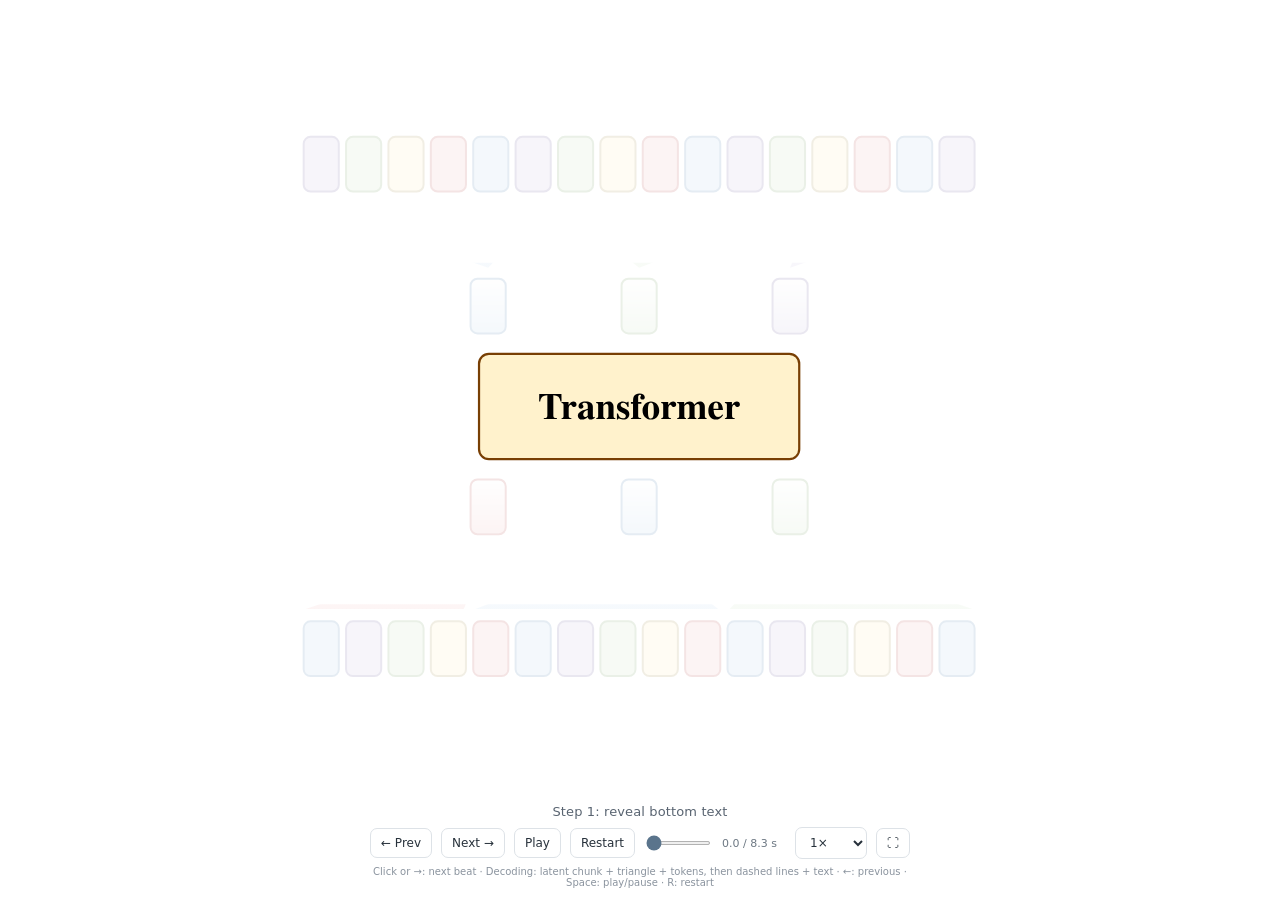
<file: docs/playground/figures/hierarchical_model_clickthrough.html>
<!doctype html>
<html lang="en">
<head>
<meta charset="utf-8">
<meta name="viewport" content="width=device-width,initial-scale=1">
<title>Adaptive compression — byte-level alternate text</title>
<style>
* {box-sizing:border-box} html,body {margin:0; width:100%; height:100%; background:#fff; color:#27313b; font-family:system-ui,-apple-system,BlinkMacSystemFont,"Segoe UI",sans-serif}
body {display:flex; flex-direction:column; align-items:center; justify-content:center; overflow:hidden}
main {display:flex; flex-direction:column; align-items:center; width:100%; height:100%; padding:16px 18px 12px; gap:6px}
#canvas {height:calc(100% - 86px); width:100%; min-height:0; display:flex; align-items:center; justify-content:center}
#diagram {display:block; width:auto; height:100%; max-width:100%; overflow:visible}
#controls {width:min(560px,100%); padding:0 10px; font-size:12px}
#phase {text-align:center; font-size:13px; height:23px; color:#596471; letter-spacing:.01em}
.toolbar {display:flex; align-items:center; gap:9px; justify-content:center}
button,select {border:1px solid #dde2e7; background:#fff; border-radius:7px; color:inherit; font:inherit; padding:7px 10px; cursor:pointer}
button:hover,select:hover {background:#f5f7f9} button:focus-visible,select:focus-visible,input:focus-visible {outline:2px solid #4d759b;outline-offset:2px}
#scrub {flex:1; min-width:50px; height:4px; accent-color:#5a748c; cursor:pointer}
#time {font-variant-numeric:tabular-nums; white-space:nowrap; color:#6d7883; font-size:11px; min-width:64px}
#hint {margin-top:7px; text-align:center; color:#8a939e; font-size:10px}
body.embed main {padding:0; gap:0} body.embed #canvas {height:100%} body.embed #controls {display:none}
body.capture {display:block;overflow:hidden} body.capture main {display:block;padding:0;width:100vw;height:100vh} body.capture #canvas {width:100vw;height:100vh;display:block} body.capture #diagram {width:100vw;height:100vh;max-width:none} body.capture #controls {display:none}
@media (max-width:480px){main{padding:6px 2px} .toolbar{gap:5px} button,select{padding:6px} #time{display:none}}
</style>
</head>
<body>
<main>
<div id="canvas"><svg xmlns="http://www.w3.org/2000/svg" xmlns:xlink="http://www.w3.org/1999/xlink" width="100%" height="100%" viewBox="0 0 277.027 314.567" id="diagram" role="img" aria-label="Byte-level adaptive compression. Input: space The, space quick, space brown. Output: space quick, space brown, space fox. Sixteen byte tokens per row and three latent chunks per row." data-input-text=" The quick brown" data-output-text=" quick brown fox" data-input-chunk-sizes="4,6,6" data-output-chunk-sizes="6,6,4">
<defs>
<g>
<g id="glyph-0-0">
<path d="M 4.4375 0 L 5.765625 0 C 6.015625 0 6.171875 -0.015625 6.25 -0.078125 C 6.421875 -0.1875 6.515625 -0.375 6.515625 -0.578125 C 6.515625 -0.75 6.4375 -0.921875 6.296875 -1.046875 C 6.171875 -1.125 6.078125 -1.140625 5.765625 -1.140625 L 5.578125 -1.140625 L 5.578125 -3.453125 C 5.578125 -4.515625 4.734375 -5.140625 3.328125 -5.140625 C 2.765625 -5.140625 1.921875 -4.984375 1.375 -4.796875 C 1.140625 -4.71875 1.03125 -4.5625 1.03125 -4.3125 C 1.03125 -3.984375 1.265625 -3.734375 1.59375 -3.734375 C 1.6875 -3.734375 1.84375 -3.75 2.046875 -3.796875 C 2.5625 -3.9375 3 -4 3.375 -4 C 4.09375 -4 4.4375 -3.828125 4.4375 -3.4375 L 4.4375 -3.171875 C 3.96875 -3.25 3.609375 -3.296875 3.25 -3.296875 C 2.234375 -3.296875 1.4375 -3 0.921875 -2.421875 C 0.65625 -2.109375 0.484375 -1.71875 0.484375 -1.359375 C 0.484375 -0.515625 1.40625 0.1875 2.53125 0.1875 C 3.203125 0.1875 3.890625 0.015625 4.4375 -0.265625 Z M 4.4375 -1.546875 C 3.8125 -1.15625 3.171875 -0.953125 2.5625 -0.953125 C 2.0625 -0.953125 1.6875 -1.15625 1.6875 -1.40625 C 1.6875 -1.84375 2.40625 -2.234375 3.171875 -2.234375 C 3.5625 -2.234375 3.984375 -2.1875 4.4375 -2.109375 Z M 4.4375 -1.546875 "/>
</g>
<g id="glyph-0-1">
<path d="M 1.609375 -4.984375 L 0.546875 -4.984375 C 0.453125 -4.984375 0.4375 -4.984375 0.3125 -4.96875 C -0.015625 -4.9375 -0.21875 -4.71875 -0.21875 -4.421875 C -0.21875 -4.0625 0.03125 -3.859375 0.46875 -3.84375 L 0.46875 -1.140625 C 0.03125 -1.140625 -0.21875 -0.9375 -0.21875 -0.578125 C -0.21875 -0.40625 -0.125 -0.21875 0.015625 -0.109375 C 0.125 -0.03125 0.28125 0 0.546875 0 L 1.546875 0 C 1.796875 0 1.9375 -0.015625 2.03125 -0.078125 C 2.203125 -0.1875 2.3125 -0.375 2.3125 -0.578125 C 2.3125 -0.9375 2.0625 -1.140625 1.609375 -1.140625 L 1.609375 -3.484375 C 1.953125 -3.875 2.171875 -4 2.484375 -4 C 2.765625 -4 2.875 -3.875 2.875 -3.546875 L 2.875 0 L 3.953125 0 C 4.1875 0 4.34375 -0.015625 4.4375 -0.078125 C 4.609375 -0.1875 4.703125 -0.375 4.703125 -0.578125 C 4.703125 -0.921875 4.453125 -1.140625 4.015625 -1.140625 L 4.015625 -3.484375 C 4.40625 -3.890625 4.59375 -4 4.890625 -4 C 5.1875 -4 5.28125 -3.890625 5.28125 -3.546875 L 5.28125 0 L 6.359375 0 C 6.859375 0 7.109375 -0.1875 7.109375 -0.578125 C 7.109375 -0.9375 6.859375 -1.140625 6.4375 -1.140625 L 6.4375 -3.640625 C 6.4375 -4.5 5.796875 -5.140625 4.9375 -5.140625 C 4.46875 -5.140625 4.09375 -4.96875 3.75 -4.578125 C 3.40625 -4.953125 3.03125 -5.140625 2.578125 -5.140625 C 2.234375 -5.140625 2.015625 -5.03125 1.609375 -4.71875 Z M 1.609375 -4.984375 "/>
</g>
<g id="glyph-0-2">
<path d="M 3.421875 -3.84375 L 5.140625 -3.84375 C 5.390625 -3.84375 5.53125 -3.875 5.625 -3.921875 C 5.796875 -4.046875 5.890625 -4.21875 5.890625 -4.421875 C 5.890625 -4.609375 5.796875 -4.78125 5.65625 -4.890625 C 5.546875 -4.96875 5.453125 -4.984375 5.140625 -4.984375 L 3.421875 -4.984375 L 3.421875 -5.40625 C 3.421875 -5.796875 3.71875 -5.96875 4.375 -5.96875 C 4.734375 -5.96875 5.28125 -5.921875 5.671875 -5.84375 C 5.796875 -5.828125 5.921875 -5.8125 5.984375 -5.8125 C 6.28125 -5.8125 6.515625 -6.0625 6.515625 -6.390625 C 6.515625 -6.65625 6.34375 -6.859375 6.046875 -6.9375 C 5.671875 -7.03125 4.953125 -7.109375 4.484375 -7.109375 C 3.125 -7.109375 2.265625 -6.46875 2.265625 -5.40625 L 2.265625 -4.984375 L 1.75 -4.984375 C 1.4375 -4.984375 1.359375 -4.984375 1.25 -4.90625 C 1.078125 -4.8125 0.984375 -4.609375 0.984375 -4.421875 C 0.984375 -4.234375 1.078125 -4.0625 1.21875 -3.96875 C 1.328125 -3.875 1.46875 -3.84375 1.734375 -3.84375 L 2.265625 -3.84375 L 2.265625 -1.140625 L 1.609375 -1.140625 C 1.3125 -1.140625 1.234375 -1.125 1.125 -1.0625 C 0.953125 -0.953125 0.859375 -0.765625 0.859375 -0.578125 C 0.859375 -0.40625 0.953125 -0.21875 1.078125 -0.109375 C 1.1875 -0.03125 1.34375 0 1.609375 0 L 5 0 C 5.234375 0 5.40625 -0.03125 5.484375 -0.078125 C 5.65625 -0.1875 5.75 -0.375 5.75 -0.578125 C 5.75 -0.75 5.671875 -0.921875 5.53125 -1.046875 C 5.40625 -1.125 5.3125 -1.140625 5 -1.140625 L 3.421875 -1.140625 Z M 3.421875 -3.84375 "/>
</g>
<g id="glyph-0-3">
<path d="M 2.234375 -4.984375 L 1.15625 -4.984375 C 1.0625 -4.984375 1.046875 -4.984375 0.90625 -4.96875 C 0.578125 -4.9375 0.390625 -4.734375 0.390625 -4.421875 C 0.390625 -4.0625 0.640625 -3.859375 1.078125 -3.84375 L 1.078125 -1.140625 L 1.015625 -1.140625 C 0.734375 -1.140625 0.640625 -1.125 0.53125 -1.0625 C 0.359375 -0.953125 0.265625 -0.765625 0.265625 -0.578125 C 0.265625 -0.40625 0.359375 -0.21875 0.484375 -0.109375 C 0.609375 -0.03125 0.75 0 1.015625 0 L 2.296875 0 C 2.53125 0 2.6875 -0.015625 2.78125 -0.078125 C 2.953125 -0.1875 3.046875 -0.375 3.046875 -0.578125 C 3.046875 -0.75 2.953125 -0.921875 2.8125 -1.046875 C 2.703125 -1.125 2.609375 -1.140625 2.296875 -1.140625 L 2.234375 -1.140625 L 2.234375 -3.21875 C 2.765625 -3.796875 3.125 -4 3.65625 -4 C 4.359375 -4 4.6875 -3.734375 4.6875 -3.171875 L 4.6875 -1.140625 C 4.234375 -1.140625 3.984375 -0.9375 3.984375 -0.578125 C 3.984375 -0.1875 4.234375 0 4.75 0 L 5.765625 0 C 6.015625 0 6.15625 -0.015625 6.25 -0.078125 C 6.421875 -0.1875 6.515625 -0.375 6.515625 -0.578125 C 6.515625 -0.9375 6.265625 -1.140625 5.828125 -1.140625 L 5.828125 -3.21875 C 5.828125 -3.890625 5.609375 -4.375 5.15625 -4.71875 C 4.78125 -4.984375 4.3125 -5.140625 3.796875 -5.140625 C 3.15625 -5.140625 2.78125 -4.96875 2.234375 -4.4375 Z M 2.234375 -4.984375 "/>
</g>
<g id="glyph-0-4">
<path d="M 3.453125 -5.140625 C 1.765625 -5.140625 0.484375 -3.984375 0.484375 -2.484375 C 0.484375 -1 1.78125 0.1875 3.421875 0.1875 C 5.078125 0.1875 6.375 -1 6.375 -2.484375 C 6.375 -3.953125 5.078125 -5.140625 3.453125 -5.140625 Z M 3.453125 -4 C 4.4375 -4 5.234375 -3.328125 5.234375 -2.484375 C 5.234375 -1.625 4.4375 -0.953125 3.421875 -0.953125 C 2.40625 -0.953125 1.625 -1.625 1.625 -2.484375 C 1.625 -3.34375 2.40625 -4 3.453125 -4 Z M 3.453125 -4 "/>
</g>
<g id="glyph-0-5">
<path d="M 2.4375 -3.84375 L 4.515625 -3.84375 C 4.765625 -3.84375 4.90625 -3.875 4.984375 -3.921875 C 5.15625 -4.03125 5.265625 -4.21875 5.265625 -4.421875 C 5.265625 -4.609375 5.171875 -4.78125 5.03125 -4.890625 C 4.90625 -4.96875 4.8125 -4.984375 4.515625 -4.984375 L 2.4375 -4.984375 L 2.4375 -6 C 2.4375 -6.296875 2.4375 -6.375 2.359375 -6.46875 C 2.265625 -6.640625 2.0625 -6.75 1.875 -6.75 C 1.6875 -6.75 1.515625 -6.65625 1.421875 -6.515625 C 1.328125 -6.40625 1.296875 -6.296875 1.296875 -6 L 1.296875 -4.984375 L 0.90625 -4.984375 C 0.609375 -4.984375 0.53125 -4.984375 0.421875 -4.90625 C 0.25 -4.8125 0.15625 -4.609375 0.15625 -4.421875 C 0.15625 -4.25 0.234375 -4.0625 0.375 -3.96875 C 0.484375 -3.875 0.609375 -3.84375 0.90625 -3.84375 L 1.296875 -3.84375 L 1.296875 -1.390625 C 1.296875 -0.421875 2.109375 0.1875 3.421875 0.1875 C 4.015625 0.1875 4.90625 -0.015625 5.46875 -0.28125 C 5.90625 -0.46875 6.046875 -0.609375 6.046875 -0.890625 C 6.046875 -1.203125 5.796875 -1.46875 5.5 -1.46875 C 5.375 -1.46875 5.28125 -1.453125 5.09375 -1.34375 C 4.578125 -1.078125 4.03125 -0.953125 3.421875 -0.953125 C 3 -0.953125 2.671875 -1.046875 2.53125 -1.1875 C 2.46875 -1.265625 2.4375 -1.375 2.4375 -1.609375 Z M 2.4375 -3.84375 "/>
</g>
<g id="glyph-0-6">
<path d="M 2.234375 -7.125 L 0.90625 -7.125 C 0.625 -7.125 0.53125 -7.109375 0.421875 -7.046875 C 0.25 -6.9375 0.15625 -6.75 0.15625 -6.5625 C 0.15625 -6.390625 0.234375 -6.203125 0.375 -6.09375 C 0.484375 -6.015625 0.609375 -5.984375 0.90625 -5.984375 L 1.078125 -5.984375 L 1.078125 -1.140625 L 1.015625 -1.140625 C 0.734375 -1.140625 0.640625 -1.125 0.53125 -1.0625 C 0.359375 -0.953125 0.265625 -0.765625 0.265625 -0.578125 C 0.265625 -0.40625 0.359375 -0.21875 0.5 -0.109375 C 0.609375 -0.03125 0.75 0 1.015625 0 L 2.296875 0 C 2.53125 0 2.703125 -0.015625 2.78125 -0.078125 C 2.953125 -0.1875 3.0625 -0.375 3.0625 -0.578125 C 3.0625 -0.75 2.96875 -0.921875 2.828125 -1.046875 C 2.703125 -1.125 2.609375 -1.140625 2.296875 -1.140625 L 2.234375 -1.140625 L 2.234375 -3.234375 C 2.875 -3.859375 3.125 -4 3.671875 -4 C 4.015625 -4 4.234375 -3.9375 4.4375 -3.78125 C 4.625 -3.625 4.671875 -3.484375 4.671875 -3.09375 L 4.671875 -1.140625 L 4.609375 -1.140625 C 4.3125 -1.140625 4.21875 -1.125 4.109375 -1.0625 C 3.9375 -0.953125 3.84375 -0.765625 3.84375 -0.578125 C 3.84375 -0.390625 3.921875 -0.21875 4.078125 -0.109375 C 4.1875 -0.03125 4.328125 0 4.609375 0 L 5.875 0 C 6.125 0 6.265625 -0.015625 6.359375 -0.078125 C 6.53125 -0.1875 6.640625 -0.375 6.640625 -0.578125 C 6.640625 -0.75 6.546875 -0.921875 6.40625 -1.046875 C 6.296875 -1.125 6.1875 -1.140625 5.875 -1.140625 L 5.8125 -1.140625 L 5.8125 -3.25 C 5.8125 -4.390625 5 -5.140625 3.796875 -5.140625 C 3.203125 -5.140625 2.6875 -4.90625 2.234375 -4.4375 Z M 2.234375 -7.125 "/>
</g>
<g id="glyph-0-7">
<path d="M 6.28125 -1.96875 L 6.28125 -2.40625 C 6.28125 -3.984375 5.03125 -5.140625 3.328125 -5.140625 C 1.65625 -5.140625 0.375 -3.96875 0.375 -2.46875 C 0.375 -0.90625 1.625 0.1875 3.390625 0.1875 C 4.203125 0.1875 5.375 -0.015625 5.875 -0.25 C 6.15625 -0.375 6.28125 -0.53125 6.28125 -0.765625 C 6.28125 -1.078125 6.046875 -1.34375 5.734375 -1.34375 C 5.625 -1.34375 5.5 -1.3125 5.359375 -1.28125 C 4.3125 -1 4.015625 -0.953125 3.5 -0.953125 C 2.484375 -0.953125 1.890625 -1.28125 1.625 -1.96875 Z M 1.65625 -2.96875 C 1.828125 -3.59375 2.5 -4 3.328125 -4 C 4.171875 -4 4.828125 -3.59375 5.015625 -2.96875 Z M 1.65625 -2.96875 "/>
</g>
<g id="glyph-0-8">
<path d="M 6.28125 -2.0625 C 6.609375 -2.140625 6.765625 -2.34375 6.765625 -2.625 C 6.765625 -2.8125 6.6875 -2.984375 6.515625 -3.09375 C 6.40625 -3.171875 6.3125 -3.203125 6 -3.203125 L 4 -3.203125 C 3.71875 -3.203125 3.625 -3.1875 3.515625 -3.125 C 3.34375 -3.015625 3.25 -2.828125 3.25 -2.625 C 3.25 -2.4375 3.328125 -2.265625 3.484375 -2.171875 C 3.59375 -2.078125 3.71875 -2.0625 4 -2.0625 L 5.140625 -2.0625 L 5.140625 -1.265625 C 4.703125 -1.078125 4.265625 -0.984375 3.71875 -0.984375 C 3 -0.984375 2.421875 -1.15625 2.03125 -1.484375 C 1.671875 -1.78125 1.515625 -2.234375 1.515625 -2.890625 L 1.515625 -3.625 C 1.515625 -4.1875 1.75 -4.765625 2.125 -5.140625 C 2.484375 -5.5 3 -5.671875 3.625 -5.671875 C 4.46875 -5.671875 5.03125 -5.421875 5.15625 -5.03125 C 5.25 -4.671875 5.25 -4.671875 5.3125 -4.59375 C 5.40625 -4.484375 5.5625 -4.421875 5.71875 -4.421875 C 5.890625 -4.421875 6.0625 -4.515625 6.171875 -4.65625 C 6.265625 -4.78125 6.28125 -4.859375 6.28125 -5.171875 L 6.28125 -6.0625 C 6.28125 -6.34375 6.265625 -6.4375 6.203125 -6.546875 C 6.125 -6.71875 5.9375 -6.8125 5.75 -6.8125 C 5.53125 -6.8125 5.40625 -6.734375 5.28125 -6.453125 C 4.796875 -6.6875 4.234375 -6.8125 3.625 -6.8125 C 2.6875 -6.8125 1.9375 -6.53125 1.34375 -5.9375 C 0.734375 -5.328125 0.375 -4.484375 0.375 -3.625 L 0.375 -2.8125 C 0.375 -2.015625 0.65625 -1.234375 1.125 -0.75 C 1.6875 -0.171875 2.65625 0.15625 3.78125 0.15625 C 4.671875 0.15625 5.265625 -0.015625 6.28125 -0.546875 Z M 6.28125 -2.0625 "/>
</g>
<g id="glyph-0-9">
<path d="M 4 -7.125 L 1.96875 -7.125 C 1.671875 -7.125 1.578125 -7.109375 1.46875 -7.046875 C 1.296875 -6.9375 1.203125 -6.765625 1.203125 -6.5625 C 1.203125 -6.375 1.28125 -6.203125 1.4375 -6.09375 C 1.546875 -6.015625 1.671875 -5.984375 1.96875 -5.984375 L 2.859375 -5.984375 L 2.859375 -1.140625 L 1.46875 -1.140625 C 1.171875 -1.140625 1.078125 -1.125 0.984375 -1.0625 C 0.8125 -0.953125 0.703125 -0.765625 0.703125 -0.578125 C 0.703125 -0.40625 0.796875 -0.21875 0.953125 -0.109375 C 1.046875 -0.03125 1.203125 0 1.46875 0 L 5.390625 0 C 5.625 0 5.796875 -0.03125 5.875 -0.078125 C 6.046875 -0.1875 6.140625 -0.375 6.140625 -0.578125 C 6.140625 -0.75 6.046875 -0.921875 5.90625 -1.046875 C 5.796875 -1.125 5.703125 -1.140625 5.390625 -1.140625 L 4 -1.140625 Z M 4 -7.125 "/>
</g>
<g id="glyph-0-10">
<path d="M 6.0625 -7.125 L 4.734375 -7.125 C 4.4375 -7.125 4.359375 -7.109375 4.265625 -7.046875 C 4.09375 -6.9375 3.984375 -6.75 3.984375 -6.5625 C 3.984375 -6.390625 4.078125 -6.21875 4.21875 -6.09375 C 4.328125 -6.015625 4.4375 -6 4.734375 -6 L 4.921875 -6 L 4.921875 -4.578125 C 4.4375 -4.96875 3.890625 -5.15625 3.203125 -5.15625 C 2.34375 -5.15625 1.703125 -4.90625 1.171875 -4.40625 C 0.65625 -3.90625 0.375 -3.25 0.375 -2.5 C 0.375 -1.75 0.65625 -1.09375 1.171875 -0.578125 C 1.703125 -0.078125 2.34375 0.15625 3.203125 0.15625 C 3.875 0.15625 4.3125 0.015625 4.921875 -0.40625 L 4.921875 0 L 6.25 0 C 6.515625 0 6.640625 -0.015625 6.734375 -0.078125 C 6.90625 -0.1875 7 -0.375 7 -0.578125 C 7 -0.75 6.90625 -0.921875 6.765625 -1.046875 C 6.65625 -1.125 6.5625 -1.140625 6.25 -1.140625 L 6.0625 -1.140625 Z M 3.203125 -4.015625 C 3.78125 -4.015625 4.140625 -3.875 4.484375 -3.546875 C 4.765625 -3.265625 4.921875 -2.890625 4.921875 -2.484375 C 4.921875 -2.109375 4.765625 -1.71875 4.484375 -1.4375 C 4.15625 -1.125 3.765625 -0.984375 3.21875 -0.984375 C 2.671875 -0.984375 2.28125 -1.125 1.96875 -1.4375 C 1.671875 -1.734375 1.515625 -2.109375 1.515625 -2.5 C 1.515625 -2.875 1.671875 -3.265625 1.96875 -3.546875 C 2.28125 -3.875 2.65625 -4.015625 3.203125 -4.015625 Z M 3.203125 -4.015625 "/>
</g>
<g id="glyph-0-11">
<path d="M 1.078125 -1.140625 L 0.90625 -1.140625 C 0.625 -1.140625 0.53125 -1.125 0.421875 -1.0625 C 0.25 -0.953125 0.15625 -0.765625 0.15625 -0.578125 C 0.15625 -0.40625 0.234375 -0.21875 0.390625 -0.109375 C 0.484375 -0.03125 0.640625 0 0.90625 0 L 4.265625 0 C 5.625 0 6.515625 -0.734375 6.515625 -1.828125 C 6.515625 -2.546875 6.140625 -3.078125 5.3125 -3.484375 C 5.8125 -3.875 6.03125 -4.25 6.03125 -4.78125 C 6.03125 -5.859375 5.078125 -6.65625 3.796875 -6.65625 L 0.90625 -6.65625 C 0.625 -6.65625 0.53125 -6.640625 0.421875 -6.578125 C 0.265625 -6.46875 0.15625 -6.28125 0.15625 -6.09375 C 0.15625 -5.921875 0.234375 -5.734375 0.390625 -5.625 C 0.484375 -5.546875 0.609375 -5.515625 0.90625 -5.515625 L 1.078125 -5.515625 Z M 2.21875 -3.90625 L 2.21875 -5.515625 L 3.734375 -5.515625 C 4.453125 -5.515625 4.890625 -5.25 4.890625 -4.78125 C 4.890625 -4.265625 4.328125 -3.90625 3.5 -3.90625 Z M 2.21875 -1.140625 L 2.21875 -2.765625 L 3.75 -2.765625 C 4.234375 -2.765625 4.609375 -2.6875 4.890625 -2.515625 C 5.1875 -2.328125 5.375 -2.03125 5.375 -1.765625 C 5.375 -1.34375 4.984375 -1.140625 4.21875 -1.140625 Z M 2.21875 -1.140625 "/>
</g>
<g id="glyph-0-12">
<path d="M 3.171875 -4.984375 L 1.640625 -4.984375 C 1.4375 -4.984375 1.21875 -4.953125 1.15625 -4.90625 C 0.984375 -4.796875 0.875 -4.609375 0.875 -4.421875 C 0.875 -4.234375 0.96875 -4.0625 1.125 -3.96875 C 1.21875 -3.875 1.34375 -3.84375 1.640625 -3.84375 L 2.03125 -3.84375 L 2.03125 -1.140625 L 1.375 -1.140625 C 1.078125 -1.140625 1 -1.125 0.890625 -1.0625 C 0.71875 -0.953125 0.609375 -0.765625 0.609375 -0.578125 C 0.609375 -0.40625 0.703125 -0.21875 0.84375 -0.109375 C 0.953125 -0.03125 1.109375 0 1.375 0 L 4.765625 0 C 5 0 5.171875 -0.03125 5.25 -0.078125 C 5.421875 -0.1875 5.53125 -0.375 5.53125 -0.578125 C 5.53125 -0.75 5.4375 -0.921875 5.28125 -1.046875 C 5.171875 -1.125 5.078125 -1.140625 4.765625 -1.140625 L 3.171875 -1.140625 L 3.171875 -2.828125 C 4.265625 -3.71875 4.6875 -3.984375 5.0625 -3.984375 C 5.21875 -3.984375 5.328125 -3.921875 5.5 -3.78125 C 5.671875 -3.625 5.796875 -3.578125 5.953125 -3.578125 C 6.265625 -3.578125 6.515625 -3.84375 6.515625 -4.15625 C 6.515625 -4.359375 6.4375 -4.5 6.203125 -4.6875 C 5.84375 -4.984375 5.484375 -5.125 5.078125 -5.125 C 4.515625 -5.125 4.09375 -4.9375 3.171875 -4.25 Z M 3.171875 -4.984375 "/>
</g>
<g id="glyph-0-13">
<path d="M 4 -4.984375 L 1.96875 -4.984375 C 1.671875 -4.984375 1.578125 -4.984375 1.46875 -4.90625 C 1.296875 -4.8125 1.203125 -4.609375 1.203125 -4.421875 C 1.203125 -4.234375 1.296875 -4.0625 1.4375 -3.96875 C 1.546875 -3.875 1.671875 -3.84375 1.96875 -3.84375 L 2.859375 -3.84375 L 2.859375 -1.140625 L 1.46875 -1.140625 C 1.171875 -1.140625 1.078125 -1.125 0.984375 -1.0625 C 0.8125 -0.953125 0.703125 -0.765625 0.703125 -0.578125 C 0.703125 -0.390625 0.796875 -0.21875 0.953125 -0.109375 C 1.046875 -0.03125 1.203125 0 1.46875 0 L 5.390625 0 C 5.625 0 5.796875 -0.03125 5.875 -0.078125 C 6.046875 -0.1875 6.140625 -0.375 6.140625 -0.578125 C 6.140625 -0.75 6.046875 -0.921875 5.90625 -1.046875 C 5.796875 -1.125 5.703125 -1.140625 5.390625 -1.140625 L 4 -1.140625 Z M 3.84375 -7.109375 L 2.484375 -7.109375 L 2.484375 -5.921875 L 3.84375 -5.921875 Z M 3.84375 -7.109375 "/>
</g>
<g id="glyph-0-14">
<path d="M 4.6875 -4.578125 C 4.234375 -4.953125 3.6875 -5.15625 3.078125 -5.15625 C 1.546875 -5.15625 0.375 -4.015625 0.375 -2.484375 C 0.375 -0.984375 1.546875 0.15625 3.078125 0.15625 C 3.671875 0.15625 4.15625 -0.015625 4.6875 -0.40625 L 4.6875 0.234375 C 4.6875 0.828125 4.265625 1.203125 3.609375 1.203125 L 2.359375 1.203125 C 2.0625 1.203125 1.984375 1.203125 1.890625 1.28125 C 1.71875 1.375 1.609375 1.578125 1.609375 1.765625 C 1.609375 1.953125 1.703125 2.125 1.84375 2.234375 C 1.953125 2.3125 2.078125 2.34375 2.359375 2.34375 L 3.640625 2.34375 C 4.890625 2.34375 5.828125 1.4375 5.828125 0.234375 L 5.828125 -3.84375 L 6.015625 -3.84375 C 6.265625 -3.84375 6.390625 -3.875 6.484375 -3.921875 C 6.65625 -4.03125 6.765625 -4.21875 6.765625 -4.421875 C 6.765625 -4.609375 6.671875 -4.78125 6.53125 -4.890625 C 6.421875 -4.96875 6.3125 -4.984375 6.015625 -4.984375 L 4.6875 -4.984375 Z M 3.09375 -4.015625 C 3.984375 -4.015625 4.6875 -3.328125 4.6875 -2.484375 C 4.6875 -1.65625 3.96875 -0.984375 3.09375 -0.984375 C 2.234375 -0.984375 1.515625 -1.65625 1.515625 -2.5 C 1.515625 -3.328125 2.234375 -4.015625 3.09375 -4.015625 Z M 3.09375 -4.015625 "/>
</g>
<g id="glyph-0-15">
<path d="M 3.53125 0.171875 C 3.953125 0.171875 4.28125 -0.15625 4.28125 -0.578125 C 4.28125 -1 3.953125 -1.34375 3.53125 -1.34375 L 3.328125 -1.34375 C 2.90625 -1.34375 2.5625 -1 2.5625 -0.578125 C 2.5625 -0.171875 2.90625 0.171875 3.328125 0.171875 Z M 3.53125 0.171875 "/>
</g>
<g id="glyph-0-16">
<path d="M 4 -5.515625 L 5.15625 -5.515625 C 5.40625 -5.515625 5.546875 -5.546875 5.625 -5.59375 C 5.796875 -5.703125 5.90625 -5.890625 5.90625 -6.09375 C 5.90625 -6.265625 5.828125 -6.4375 5.671875 -6.5625 C 5.546875 -6.640625 5.453125 -6.65625 5.15625 -6.65625 L 1.703125 -6.65625 C 1.40625 -6.65625 1.328125 -6.640625 1.21875 -6.578125 C 1.046875 -6.46875 0.953125 -6.28125 0.953125 -6.09375 C 0.953125 -5.90625 1.046875 -5.734375 1.1875 -5.625 C 1.296875 -5.546875 1.421875 -5.515625 1.703125 -5.515625 L 2.859375 -5.515625 L 2.859375 -1.140625 L 1.703125 -1.140625 C 1.40625 -1.140625 1.328125 -1.125 1.21875 -1.0625 C 1.046875 -0.953125 0.953125 -0.765625 0.953125 -0.578125 C 0.953125 -0.40625 1.046875 -0.21875 1.1875 -0.109375 C 1.296875 -0.03125 1.421875 0 1.703125 0 L 5.15625 0 C 5.65625 0 5.90625 -0.1875 5.90625 -0.578125 C 5.90625 -0.75 5.828125 -0.921875 5.671875 -1.046875 C 5.546875 -1.125 5.453125 -1.140625 5.15625 -1.140625 L 4 -1.140625 Z M 4 -5.515625 "/>
</g>
<g id="glyph-1-0">
<path d="M 9.46875 -7.078125 L 9.4375 -10.0625 L 0.5 -10.0625 L 0.46875 -7.078125 L 0.890625 -7.078125 C 1.140625 -8.84375 1.921875 -9.53125 3.765625 -9.59375 L 3.765625 -1.75 C 3.765625 -0.640625 3.609375 -0.46875 2.328125 -0.375 L 2.328125 0 L 7.640625 0 L 7.640625 -0.375 C 6.34375 -0.46875 6.171875 -0.609375 6.171875 -1.75 L 6.171875 -9.59375 C 8.015625 -9.53125 8.78125 -8.84375 9.03125 -7.078125 Z M 9.46875 -7.078125 "/>
</g>
<g id="glyph-1-1">
<path d="M 6.46875 -5.875 C 6.46875 -6.546875 5.953125 -7.046875 5.25 -7.046875 C 4.515625 -7.046875 3.953125 -6.640625 3.25 -5.640625 L 3.25 -6.859375 L 0.4375 -6.859375 L 0.4375 -6.5 C 1.078125 -6.421875 1.234375 -6.21875 1.234375 -5.625 L 1.234375 -1.25 C 1.234375 -0.640625 1.09375 -0.46875 0.4375 -0.359375 L 0.4375 0 L 4.390625 0 L 4.390625 -0.359375 C 3.484375 -0.421875 3.3125 -0.609375 3.3125 -1.53125 L 3.3125 -4.34375 C 3.3125 -5.125 3.71875 -5.765625 4.21875 -5.765625 C 4.328125 -5.765625 4.46875 -5.65625 4.625 -5.421875 C 4.90625 -5.015625 5.140625 -4.890625 5.53125 -4.890625 C 6.078125 -4.890625 6.46875 -5.296875 6.46875 -5.875 Z M 6.46875 -5.875 "/>
</g>
<g id="glyph-1-2">
<path d="M 7.265625 -0.640625 L 7.046875 -0.953125 L 6.890625 -0.796875 C 6.84375 -0.765625 6.8125 -0.75 6.734375 -0.75 C 6.515625 -0.75 6.421875 -0.859375 6.421875 -1.109375 L 6.421875 -5 C 6.421875 -6.265625 5.28125 -7.046875 3.46875 -7.046875 C 1.78125 -7.046875 0.65625 -6.28125 0.65625 -5.171875 C 0.65625 -4.546875 1.015625 -4.1875 1.625 -4.1875 C 2.21875 -4.1875 2.640625 -4.546875 2.640625 -5.046875 C 2.640625 -5.25 2.5625 -5.453125 2.375 -5.6875 C 2.234375 -5.84375 2.1875 -5.921875 2.1875 -6.015625 C 2.1875 -6.328125 2.59375 -6.5625 3.125 -6.5625 C 4 -6.5625 4.375 -6.171875 4.375 -5.25 L 4.375 -4.171875 C 2.640625 -3.640625 1.9375 -3.359375 1.375 -3 C 0.703125 -2.546875 0.375 -2.03125 0.375 -1.375 C 0.375 -0.46875 1.0625 0.203125 2.015625 0.203125 C 2.875 0.203125 3.5625 -0.09375 4.375 -0.828125 C 4.546875 -0.078125 4.875 0.203125 5.59375 0.203125 C 6.234375 0.203125 6.703125 -0.03125 7.265625 -0.640625 Z M 4.359375 -1.484375 C 3.953125 -1.03125 3.65625 -0.84375 3.3125 -0.84375 C 2.859375 -0.84375 2.546875 -1.25 2.546875 -1.84375 C 2.546875 -2.703125 3.171875 -3.328125 4.359375 -3.640625 Z M 4.359375 -1.484375 "/>
</g>
<g id="glyph-1-3">
<path d="M 8.03125 0 L 8.03125 -0.359375 C 7.453125 -0.40625 7.296875 -0.578125 7.296875 -1.203125 L 7.296875 -4.9375 C 7.296875 -6.21875 6.5 -7.046875 5.28125 -7.046875 C 4.390625 -7.046875 3.703125 -6.625 3.15625 -5.75 L 3.15625 -6.859375 L 0.3125 -6.859375 L 0.3125 -6.5 C 0.96875 -6.40625 1.109375 -6.25 1.109375 -5.625 L 1.109375 -1.25 C 1.109375 -0.625 0.984375 -0.484375 0.3125 -0.359375 L 0.3125 0 L 3.90625 0 L 3.90625 -0.359375 C 3.34375 -0.4375 3.171875 -0.65625 3.171875 -1.203125 L 3.171875 -5.1875 C 3.171875 -5.234375 3.28125 -5.390625 3.421875 -5.53125 C 3.75 -5.859375 4.109375 -6.046875 4.453125 -6.046875 C 4.96875 -6.046875 5.234375 -5.640625 5.234375 -4.8125 L 5.234375 -1.203125 C 5.234375 -0.65625 5.03125 -0.421875 4.53125 -0.359375 L 4.53125 0 Z M 8.03125 0 "/>
</g>
<g id="glyph-1-4">
<path d="M 5.375 -2.0625 C 5.375 -3.109375 4.8125 -3.765625 3.328125 -4.375 C 2.3125 -4.8125 1.890625 -5.1875 1.890625 -5.6875 C 1.890625 -6.171875 2.3125 -6.546875 2.875 -6.546875 C 3.28125 -6.546875 3.65625 -6.390625 3.984375 -6.078125 C 4.296875 -5.78125 4.46875 -5.5 4.6875 -4.859375 L 5.0625 -4.859375 L 5.0625 -7.015625 L 4.734375 -7.015625 C 4.640625 -6.796875 4.5625 -6.71875 4.359375 -6.71875 C 4.28125 -6.71875 4.140625 -6.75 3.90625 -6.8125 C 3.421875 -6.984375 3.078125 -7.046875 2.734375 -7.046875 C 1.390625 -7.046875 0.40625 -6.125 0.40625 -4.875 C 0.40625 -3.890625 1.015625 -3.203125 2.515625 -2.5625 C 3.546875 -2.109375 3.953125 -1.75 3.953125 -1.265625 C 3.953125 -0.6875 3.5 -0.296875 2.828125 -0.296875 C 1.78125 -0.296875 1.109375 -0.96875 0.796875 -2.265625 L 0.375 -2.265625 L 0.375 0.1875 L 0.75 0.1875 C 0.90625 -0.125 1 -0.21875 1.125 -0.21875 C 1.203125 -0.21875 1.328125 -0.1875 1.46875 -0.140625 C 1.90625 0.046875 2.671875 0.203125 3.078125 0.203125 C 4.4375 0.203125 5.375 -0.71875 5.375 -2.0625 Z M 5.375 -2.0625 "/>
</g>
<g id="glyph-1-5">
<path d="M 5.796875 -8.796875 C 5.796875 -9.671875 4.921875 -10.296875 3.65625 -10.296875 C 2.671875 -10.296875 1.890625 -9.9375 1.484375 -9.28125 C 1.15625 -8.75 1.0625 -8.140625 1.0625 -6.859375 L 0.203125 -6.859375 L 0.203125 -6.203125 L 1.0625 -6.203125 L 1.0625 -1.25 C 1.0625 -0.609375 0.890625 -0.4375 0.203125 -0.359375 L 0.203125 0 L 4.34375 0 L 4.34375 -0.359375 C 3.3125 -0.390625 3.125 -0.5625 3.125 -1.53125 L 3.125 -6.203125 L 4.421875 -6.203125 L 4.421875 -6.859375 L 3.125 -6.859375 L 3.125 -8.6875 C 3.125 -9.5 3.328125 -9.828125 3.875 -9.828125 C 4.140625 -9.828125 4.296875 -9.71875 4.296875 -9.546875 C 4.296875 -9.46875 4.28125 -9.375 4.171875 -9.234375 C 4.03125 -9.015625 3.96875 -8.859375 3.96875 -8.703125 C 3.96875 -8.234375 4.359375 -7.875 4.875 -7.875 C 5.421875 -7.875 5.796875 -8.25 5.796875 -8.796875 Z M 5.796875 -8.796875 "/>
</g>
<g id="glyph-1-6">
<path d="M 7.09375 -3.40625 C 7.09375 -5.5 5.65625 -7.046875 3.734375 -7.046875 C 1.84375 -7.046875 0.375 -5.484375 0.375 -3.453125 C 0.375 -1.328125 1.78125 0.203125 3.734375 0.203125 C 5.65625 0.203125 7.09375 -1.34375 7.09375 -3.40625 Z M 4.90625 -3.328125 C 4.90625 -1.03125 4.59375 -0.25 3.734375 -0.25 C 2.859375 -0.25 2.5625 -1.015625 2.5625 -3.1875 C 2.5625 -5.8125 2.828125 -6.578125 3.75 -6.578125 C 4.609375 -6.578125 4.90625 -5.765625 4.90625 -3.328125 Z M 4.90625 -3.328125 "/>
</g>
<g id="glyph-1-7">
<path d="M 12.125 0 L 12.125 -0.359375 C 11.546875 -0.390625 11.375 -0.5625 11.375 -1.203125 L 11.375 -4.9375 C 11.375 -6.21875 10.59375 -7.046875 9.359375 -7.046875 C 8.515625 -7.046875 7.953125 -6.703125 7.171875 -5.75 C 6.734375 -6.6875 6.203125 -7.046875 5.265625 -7.046875 C 4.328125 -7.046875 3.640625 -6.640625 3.078125 -5.75 L 3.078125 -6.859375 L 0.234375 -6.859375 L 0.234375 -6.5 C 0.890625 -6.421875 1.0625 -6.234375 1.0625 -5.625 L 1.0625 -1.25 C 1.0625 -0.640625 0.890625 -0.46875 0.234375 -0.359375 L 0.234375 0 L 3.8125 0 L 3.8125 -0.359375 C 3.296875 -0.4375 3.125 -0.640625 3.125 -1.203125 L 3.125 -5.1875 C 3.125 -5.265625 3.359375 -5.546875 3.5625 -5.703125 C 3.875 -5.9375 4.125 -6.046875 4.375 -6.046875 C 4.953125 -6.046875 5.1875 -5.703125 5.1875 -4.8125 L 5.1875 -1.203125 C 5.1875 -0.59375 5.015625 -0.40625 4.46875 -0.359375 L 4.46875 0 L 7.953125 0 L 7.953125 -0.359375 C 7.4375 -0.421875 7.25 -0.640625 7.25 -1.203125 L 7.25 -5.1875 C 7.25 -5.25 7.484375 -5.546875 7.6875 -5.6875 C 8.015625 -5.9375 8.265625 -6.046875 8.515625 -6.046875 C 9.078125 -6.046875 9.3125 -5.6875 9.3125 -4.8125 L 9.3125 -1.203125 C 9.3125 -0.578125 9.140625 -0.40625 8.578125 -0.359375 L 8.578125 0 Z M 12.125 0 "/>
</g>
<g id="glyph-1-8">
<path d="M 6.34375 -1.65625 L 5.984375 -1.859375 C 5.375 -1.125 4.921875 -0.859375 4.28125 -0.859375 C 3.71875 -0.859375 3.28125 -1.109375 2.984375 -1.625 C 2.6875 -2.09375 2.578125 -2.609375 2.515625 -3.640625 L 6.265625 -3.640625 C 6.171875 -4.890625 5.953125 -5.5625 5.5 -6.15625 C 5.015625 -6.734375 4.3125 -7.046875 3.484375 -7.046875 C 1.625 -7.046875 0.375 -5.5625 0.375 -3.390625 C 0.375 -1.21875 1.59375 0.203125 3.4375 0.203125 C 4.640625 0.203125 5.375 -0.25 6.34375 -1.65625 Z M 4.4375 -4.203125 L 2.4375 -4.203125 C 2.484375 -5.984375 2.75 -6.578125 3.484375 -6.578125 C 3.921875 -6.578125 4.1875 -6.34375 4.296875 -5.875 C 4.375 -5.59375 4.40625 -5.1875 4.4375 -4.421875 Z M 4.4375 -4.203125 "/>
</g>
</g>
<clipPath id="clip-0">
<path clip-rule="nonzero" d="M 70 106 L 85 106 L 85 128 L 70 128 Z M 70 106 "/>
</clipPath>
<clipPath id="clip-1">
<path clip-rule="nonzero" d="M 81.578125 105.65625 L 73.015625 105.65625 C 71.480469 105.65625 70.234375 106.902344 70.234375 108.4375 L 70.234375 124.910156 C 70.234375 126.445312 71.480469 127.6875 73.015625 127.6875 L 81.578125 127.6875 C 83.113281 127.6875 84.359375 126.445312 84.359375 124.910156 L 84.359375 108.4375 C 84.359375 106.902344 83.113281 105.65625 81.578125 105.65625 Z M 81.578125 105.65625 "/>
</clipPath>
<linearGradient id="linear-pattern-0" gradientUnits="userSpaceOnUse" x1="0" y1="25.002894" x2="0" y2="74.997151" gradientTransform="matrix(0.282508, 0, 0, -0.440712, 63.170696, 138.708082)">
<stop offset="0" stop-color="rgb(100%, 89.804077%, 60.00061%)" stop-opacity="1"/>
<stop offset="0.0078125" stop-color="rgb(100%, 89.84375%, 60.15625%)" stop-opacity="1"/>
<stop offset="0.015625" stop-color="rgb(100%, 89.923096%, 60.469055%)" stop-opacity="1"/>
<stop offset="0.0234375" stop-color="rgb(100%, 90.002441%, 60.78186%)" stop-opacity="1"/>
<stop offset="0.03125" stop-color="rgb(100%, 90.081787%, 61.094666%)" stop-opacity="1"/>
<stop offset="0.0390625" stop-color="rgb(100%, 90.162659%, 61.407471%)" stop-opacity="1"/>
<stop offset="0.046875" stop-color="rgb(100%, 90.242004%, 61.71875%)" stop-opacity="1"/>
<stop offset="0.0546875" stop-color="rgb(100%, 90.32135%, 62.031555%)" stop-opacity="1"/>
<stop offset="0.0625" stop-color="rgb(100%, 90.400696%, 62.34436%)" stop-opacity="1"/>
<stop offset="0.0703125" stop-color="rgb(100%, 90.480042%, 62.657166%)" stop-opacity="1"/>
<stop offset="0.078125" stop-color="rgb(100%, 90.560913%, 62.968445%)" stop-opacity="1"/>
<stop offset="0.0859375" stop-color="rgb(100%, 90.640259%, 63.28125%)" stop-opacity="1"/>
<stop offset="0.09375" stop-color="rgb(100%, 90.719604%, 63.594055%)" stop-opacity="1"/>
<stop offset="0.101563" stop-color="rgb(100%, 90.79895%, 63.90686%)" stop-opacity="1"/>
<stop offset="0.109375" stop-color="rgb(100%, 90.878296%, 64.219666%)" stop-opacity="1"/>
<stop offset="0.117188" stop-color="rgb(100%, 90.959167%, 64.530945%)" stop-opacity="1"/>
<stop offset="0.125" stop-color="rgb(100%, 91.038513%, 64.84375%)" stop-opacity="1"/>
<stop offset="0.132812" stop-color="rgb(100%, 91.117859%, 65.156555%)" stop-opacity="1"/>
<stop offset="0.140625" stop-color="rgb(100%, 91.197205%, 65.46936%)" stop-opacity="1"/>
<stop offset="0.148437" stop-color="rgb(100%, 91.27655%, 65.78064%)" stop-opacity="1"/>
<stop offset="0.15625" stop-color="rgb(100%, 91.357422%, 66.093445%)" stop-opacity="1"/>
<stop offset="0.164062" stop-color="rgb(100%, 91.436768%, 66.40625%)" stop-opacity="1"/>
<stop offset="0.171875" stop-color="rgb(100%, 91.516113%, 66.719055%)" stop-opacity="1"/>
<stop offset="0.179688" stop-color="rgb(100%, 91.595459%, 67.030334%)" stop-opacity="1"/>
<stop offset="0.1875" stop-color="rgb(100%, 91.674805%, 67.34314%)" stop-opacity="1"/>
<stop offset="0.195313" stop-color="rgb(100%, 91.755676%, 67.655945%)" stop-opacity="1"/>
<stop offset="0.203125" stop-color="rgb(100%, 91.835022%, 67.96875%)" stop-opacity="1"/>
<stop offset="0.210938" stop-color="rgb(100%, 91.914368%, 68.281555%)" stop-opacity="1"/>
<stop offset="0.21875" stop-color="rgb(100%, 91.993713%, 68.592834%)" stop-opacity="1"/>
<stop offset="0.226562" stop-color="rgb(100%, 92.073059%, 68.90564%)" stop-opacity="1"/>
<stop offset="0.234375" stop-color="rgb(100%, 92.153931%, 69.218445%)" stop-opacity="1"/>
<stop offset="0.242187" stop-color="rgb(100%, 92.233276%, 69.53125%)" stop-opacity="1"/>
<stop offset="0.25" stop-color="rgb(100%, 92.312622%, 69.842529%)" stop-opacity="1"/>
<stop offset="0.257812" stop-color="rgb(100%, 92.391968%, 70.155334%)" stop-opacity="1"/>
<stop offset="0.265625" stop-color="rgb(100%, 92.471313%, 70.46814%)" stop-opacity="1"/>
<stop offset="0.273438" stop-color="rgb(100%, 92.550659%, 70.780945%)" stop-opacity="1"/>
<stop offset="0.28125" stop-color="rgb(100%, 92.631531%, 71.09375%)" stop-opacity="1"/>
<stop offset="0.289062" stop-color="rgb(100%, 92.710876%, 71.405029%)" stop-opacity="1"/>
<stop offset="0.296875" stop-color="rgb(100%, 92.790222%, 71.717834%)" stop-opacity="1"/>
<stop offset="0.304687" stop-color="rgb(100%, 92.869568%, 72.03064%)" stop-opacity="1"/>
<stop offset="0.3125" stop-color="rgb(100%, 92.948914%, 72.343445%)" stop-opacity="1"/>
<stop offset="0.320312" stop-color="rgb(100%, 93.029785%, 72.654724%)" stop-opacity="1"/>
<stop offset="0.328125" stop-color="rgb(100%, 93.109131%, 72.967529%)" stop-opacity="1"/>
<stop offset="0.335938" stop-color="rgb(100%, 93.188477%, 73.280334%)" stop-opacity="1"/>
<stop offset="0.34375" stop-color="rgb(100%, 93.267822%, 73.59314%)" stop-opacity="1"/>
<stop offset="0.351563" stop-color="rgb(100%, 93.347168%, 73.904419%)" stop-opacity="1"/>
<stop offset="0.359375" stop-color="rgb(100%, 93.42804%, 74.217224%)" stop-opacity="1"/>
<stop offset="0.367188" stop-color="rgb(100%, 93.507385%, 74.530029%)" stop-opacity="1"/>
<stop offset="0.375" stop-color="rgb(100%, 93.586731%, 74.842834%)" stop-opacity="1"/>
<stop offset="0.382812" stop-color="rgb(100%, 93.666077%, 75.15564%)" stop-opacity="1"/>
<stop offset="0.390625" stop-color="rgb(100%, 93.745422%, 75.466919%)" stop-opacity="1"/>
<stop offset="0.398437" stop-color="rgb(100%, 93.826294%, 75.779724%)" stop-opacity="1"/>
<stop offset="0.40625" stop-color="rgb(100%, 93.90564%, 76.092529%)" stop-opacity="1"/>
<stop offset="0.414062" stop-color="rgb(100%, 93.984985%, 76.405334%)" stop-opacity="1"/>
<stop offset="0.421875" stop-color="rgb(100%, 94.064331%, 76.716614%)" stop-opacity="1"/>
<stop offset="0.429688" stop-color="rgb(100%, 94.143677%, 77.029419%)" stop-opacity="1"/>
<stop offset="0.4375" stop-color="rgb(100%, 94.224548%, 77.342224%)" stop-opacity="1"/>
<stop offset="0.445313" stop-color="rgb(100%, 94.303894%, 77.655029%)" stop-opacity="1"/>
<stop offset="0.453125" stop-color="rgb(100%, 94.38324%, 77.967834%)" stop-opacity="1"/>
<stop offset="0.460938" stop-color="rgb(100%, 94.462585%, 78.279114%)" stop-opacity="1"/>
<stop offset="0.46875" stop-color="rgb(100%, 94.541931%, 78.591919%)" stop-opacity="1"/>
<stop offset="0.476562" stop-color="rgb(100%, 94.622803%, 78.904724%)" stop-opacity="1"/>
<stop offset="0.484375" stop-color="rgb(100%, 94.702148%, 79.217529%)" stop-opacity="1"/>
<stop offset="0.492188" stop-color="rgb(100%, 94.781494%, 79.528809%)" stop-opacity="1"/>
<stop offset="0.5" stop-color="rgb(100%, 94.86084%, 79.841614%)" stop-opacity="1"/>
<stop offset="0.507812" stop-color="rgb(100%, 94.940186%, 80.154419%)" stop-opacity="1"/>
<stop offset="0.515625" stop-color="rgb(100%, 95.021057%, 80.467224%)" stop-opacity="1"/>
<stop offset="0.523438" stop-color="rgb(100%, 95.100403%, 80.780029%)" stop-opacity="1"/>
<stop offset="0.53125" stop-color="rgb(100%, 95.179749%, 81.091309%)" stop-opacity="1"/>
<stop offset="0.539063" stop-color="rgb(100%, 95.259094%, 81.404114%)" stop-opacity="1"/>
<stop offset="0.546875" stop-color="rgb(100%, 95.33844%, 81.716919%)" stop-opacity="1"/>
<stop offset="0.554687" stop-color="rgb(100%, 95.419312%, 82.029724%)" stop-opacity="1"/>
<stop offset="0.5625" stop-color="rgb(100%, 95.498657%, 82.341003%)" stop-opacity="1"/>
<stop offset="0.570312" stop-color="rgb(100%, 95.578003%, 82.653809%)" stop-opacity="1"/>
<stop offset="0.578125" stop-color="rgb(100%, 95.657349%, 82.966614%)" stop-opacity="1"/>
<stop offset="0.585937" stop-color="rgb(100%, 95.736694%, 83.279419%)" stop-opacity="1"/>
<stop offset="0.59375" stop-color="rgb(100%, 95.817566%, 83.590698%)" stop-opacity="1"/>
<stop offset="0.601562" stop-color="rgb(100%, 95.896912%, 83.903503%)" stop-opacity="1"/>
<stop offset="0.609375" stop-color="rgb(100%, 95.976257%, 84.216309%)" stop-opacity="1"/>
<stop offset="0.617187" stop-color="rgb(100%, 96.055603%, 84.529114%)" stop-opacity="1"/>
<stop offset="0.625" stop-color="rgb(100%, 96.134949%, 84.841919%)" stop-opacity="1"/>
<stop offset="0.632812" stop-color="rgb(100%, 96.21582%, 85.153198%)" stop-opacity="1"/>
<stop offset="0.640625" stop-color="rgb(100%, 96.295166%, 85.466003%)" stop-opacity="1"/>
<stop offset="0.648438" stop-color="rgb(100%, 96.374512%, 85.778809%)" stop-opacity="1"/>
<stop offset="0.65625" stop-color="rgb(100%, 96.453857%, 86.091614%)" stop-opacity="1"/>
<stop offset="0.664062" stop-color="rgb(100%, 96.533203%, 86.402893%)" stop-opacity="1"/>
<stop offset="0.671875" stop-color="rgb(100%, 96.614075%, 86.715698%)" stop-opacity="1"/>
<stop offset="0.679688" stop-color="rgb(100%, 96.69342%, 87.028503%)" stop-opacity="1"/>
<stop offset="0.6875" stop-color="rgb(100%, 96.772766%, 87.341309%)" stop-opacity="1"/>
<stop offset="0.695313" stop-color="rgb(100%, 96.852112%, 87.654114%)" stop-opacity="1"/>
<stop offset="0.703125" stop-color="rgb(100%, 96.931458%, 87.965393%)" stop-opacity="1"/>
<stop offset="0.710938" stop-color="rgb(100%, 97.012329%, 88.278198%)" stop-opacity="1"/>
<stop offset="0.71875" stop-color="rgb(100%, 97.091675%, 88.591003%)" stop-opacity="1"/>
<stop offset="0.726563" stop-color="rgb(100%, 97.171021%, 88.903809%)" stop-opacity="1"/>
<stop offset="0.734375" stop-color="rgb(100%, 97.250366%, 89.215088%)" stop-opacity="1"/>
<stop offset="0.742188" stop-color="rgb(100%, 97.329712%, 89.527893%)" stop-opacity="1"/>
<stop offset="0.75" stop-color="rgb(100%, 97.409058%, 89.840698%)" stop-opacity="1"/>
<stop offset="0.757812" stop-color="rgb(100%, 97.489929%, 90.153503%)" stop-opacity="1"/>
<stop offset="0.765625" stop-color="rgb(100%, 97.569275%, 90.466309%)" stop-opacity="1"/>
<stop offset="0.773437" stop-color="rgb(100%, 97.648621%, 90.777588%)" stop-opacity="1"/>
<stop offset="0.78125" stop-color="rgb(100%, 97.727966%, 91.090393%)" stop-opacity="1"/>
<stop offset="0.789062" stop-color="rgb(100%, 97.807312%, 91.403198%)" stop-opacity="1"/>
<stop offset="0.796875" stop-color="rgb(100%, 97.888184%, 91.716003%)" stop-opacity="1"/>
<stop offset="0.804687" stop-color="rgb(100%, 97.967529%, 92.027283%)" stop-opacity="1"/>
<stop offset="0.8125" stop-color="rgb(100%, 98.046875%, 92.340088%)" stop-opacity="1"/>
<stop offset="0.820312" stop-color="rgb(100%, 98.126221%, 92.652893%)" stop-opacity="1"/>
<stop offset="0.828125" stop-color="rgb(100%, 98.205566%, 92.965698%)" stop-opacity="1"/>
<stop offset="0.835938" stop-color="rgb(100%, 98.286438%, 93.276978%)" stop-opacity="1"/>
<stop offset="0.84375" stop-color="rgb(100%, 98.365784%, 93.589783%)" stop-opacity="1"/>
<stop offset="0.851562" stop-color="rgb(100%, 98.445129%, 93.902588%)" stop-opacity="1"/>
<stop offset="0.859375" stop-color="rgb(100%, 98.524475%, 94.215393%)" stop-opacity="1"/>
<stop offset="0.867188" stop-color="rgb(100%, 98.603821%, 94.528198%)" stop-opacity="1"/>
<stop offset="0.875" stop-color="rgb(100%, 98.684692%, 94.839478%)" stop-opacity="1"/>
<stop offset="0.882813" stop-color="rgb(100%, 98.764038%, 95.152283%)" stop-opacity="1"/>
<stop offset="0.890625" stop-color="rgb(100%, 98.843384%, 95.465088%)" stop-opacity="1"/>
<stop offset="0.898438" stop-color="rgb(100%, 98.922729%, 95.777893%)" stop-opacity="1"/>
<stop offset="0.90625" stop-color="rgb(100%, 99.002075%, 96.089172%)" stop-opacity="1"/>
<stop offset="0.914063" stop-color="rgb(100%, 99.082947%, 96.401978%)" stop-opacity="1"/>
<stop offset="0.921875" stop-color="rgb(100%, 99.162292%, 96.714783%)" stop-opacity="1"/>
<stop offset="0.929688" stop-color="rgb(100%, 99.241638%, 97.027588%)" stop-opacity="1"/>
<stop offset="0.9375" stop-color="rgb(100%, 99.320984%, 97.340393%)" stop-opacity="1"/>
<stop offset="0.945313" stop-color="rgb(100%, 99.40033%, 97.651672%)" stop-opacity="1"/>
<stop offset="0.953125" stop-color="rgb(100%, 99.481201%, 97.964478%)" stop-opacity="1"/>
<stop offset="0.960937" stop-color="rgb(100%, 99.560547%, 98.277283%)" stop-opacity="1"/>
<stop offset="0.96875" stop-color="rgb(100%, 99.639893%, 98.590088%)" stop-opacity="1"/>
<stop offset="0.976562" stop-color="rgb(100%, 99.719238%, 98.901367%)" stop-opacity="1"/>
<stop offset="0.984375" stop-color="rgb(100%, 99.798584%, 99.214172%)" stop-opacity="1"/>
<stop offset="0.992188" stop-color="rgb(100%, 99.879456%, 99.526978%)" stop-opacity="1"/>
<stop offset="1" stop-color="rgb(100%, 99.958801%, 99.839783%)" stop-opacity="1"/>
</linearGradient>
<clipPath id="clip-2">
<path clip-rule="nonzero" d="M 111 106 L 126 106 L 126 128 L 111 128 Z M 111 106 "/>
</clipPath>
<clipPath id="clip-3">
<path clip-rule="nonzero" d="M 122.535156 105.65625 L 113.972656 105.65625 C 112.4375 105.65625 111.191406 106.902344 111.191406 108.4375 L 111.191406 124.910156 C 111.191406 126.445312 112.4375 127.6875 113.972656 127.6875 L 122.535156 127.6875 C 124.074219 127.6875 125.316406 126.445312 125.316406 124.910156 L 125.316406 108.4375 C 125.316406 106.902344 124.074219 105.65625 122.535156 105.65625 Z M 122.535156 105.65625 "/>
</clipPath>
<linearGradient id="linear-pattern-1" gradientUnits="userSpaceOnUse" x1="0" y1="25.002894" x2="0" y2="74.997151" gradientTransform="matrix(0.282508, 0, 0, -0.440712, 104.129596, 138.708082)">
<stop offset="0" stop-color="rgb(91.764832%, 60.00061%, 60.00061%)" stop-opacity="1"/>
<stop offset="0.0078125" stop-color="rgb(91.796875%, 60.15625%, 60.15625%)" stop-opacity="1"/>
<stop offset="0.015625" stop-color="rgb(91.860962%, 60.469055%, 60.469055%)" stop-opacity="1"/>
<stop offset="0.0234375" stop-color="rgb(91.925049%, 60.78186%, 60.78186%)" stop-opacity="1"/>
<stop offset="0.03125" stop-color="rgb(91.989136%, 61.094666%, 61.094666%)" stop-opacity="1"/>
<stop offset="0.0390625" stop-color="rgb(92.053223%, 61.407471%, 61.407471%)" stop-opacity="1"/>
<stop offset="0.046875" stop-color="rgb(92.118835%, 61.71875%, 61.71875%)" stop-opacity="1"/>
<stop offset="0.0546875" stop-color="rgb(92.182922%, 62.031555%, 62.031555%)" stop-opacity="1"/>
<stop offset="0.0625" stop-color="rgb(92.247009%, 62.34436%, 62.34436%)" stop-opacity="1"/>
<stop offset="0.0703125" stop-color="rgb(92.311096%, 62.657166%, 62.657166%)" stop-opacity="1"/>
<stop offset="0.078125" stop-color="rgb(92.375183%, 62.968445%, 62.968445%)" stop-opacity="1"/>
<stop offset="0.0859375" stop-color="rgb(92.43927%, 63.28125%, 63.28125%)" stop-opacity="1"/>
<stop offset="0.09375" stop-color="rgb(92.504883%, 63.594055%, 63.594055%)" stop-opacity="1"/>
<stop offset="0.101563" stop-color="rgb(92.56897%, 63.90686%, 63.90686%)" stop-opacity="1"/>
<stop offset="0.109375" stop-color="rgb(92.633057%, 64.219666%, 64.219666%)" stop-opacity="1"/>
<stop offset="0.117188" stop-color="rgb(92.697144%, 64.530945%, 64.530945%)" stop-opacity="1"/>
<stop offset="0.125" stop-color="rgb(92.76123%, 64.84375%, 64.84375%)" stop-opacity="1"/>
<stop offset="0.132812" stop-color="rgb(92.825317%, 65.156555%, 65.156555%)" stop-opacity="1"/>
<stop offset="0.140625" stop-color="rgb(92.889404%, 65.46936%, 65.46936%)" stop-opacity="1"/>
<stop offset="0.148437" stop-color="rgb(92.955017%, 65.78064%, 65.78064%)" stop-opacity="1"/>
<stop offset="0.15625" stop-color="rgb(93.019104%, 66.093445%, 66.093445%)" stop-opacity="1"/>
<stop offset="0.164062" stop-color="rgb(93.083191%, 66.40625%, 66.40625%)" stop-opacity="1"/>
<stop offset="0.171875" stop-color="rgb(93.147278%, 66.719055%, 66.719055%)" stop-opacity="1"/>
<stop offset="0.179688" stop-color="rgb(93.211365%, 67.030334%, 67.030334%)" stop-opacity="1"/>
<stop offset="0.1875" stop-color="rgb(93.275452%, 67.34314%, 67.34314%)" stop-opacity="1"/>
<stop offset="0.195313" stop-color="rgb(93.341064%, 67.655945%, 67.655945%)" stop-opacity="1"/>
<stop offset="0.203125" stop-color="rgb(93.405151%, 67.96875%, 67.96875%)" stop-opacity="1"/>
<stop offset="0.210938" stop-color="rgb(93.469238%, 68.281555%, 68.281555%)" stop-opacity="1"/>
<stop offset="0.21875" stop-color="rgb(93.533325%, 68.592834%, 68.592834%)" stop-opacity="1"/>
<stop offset="0.226562" stop-color="rgb(93.597412%, 68.90564%, 68.90564%)" stop-opacity="1"/>
<stop offset="0.234375" stop-color="rgb(93.661499%, 69.218445%, 69.218445%)" stop-opacity="1"/>
<stop offset="0.242187" stop-color="rgb(93.725586%, 69.53125%, 69.53125%)" stop-opacity="1"/>
<stop offset="0.25" stop-color="rgb(93.791199%, 69.842529%, 69.842529%)" stop-opacity="1"/>
<stop offset="0.257812" stop-color="rgb(93.855286%, 70.155334%, 70.155334%)" stop-opacity="1"/>
<stop offset="0.265625" stop-color="rgb(93.919373%, 70.46814%, 70.46814%)" stop-opacity="1"/>
<stop offset="0.273438" stop-color="rgb(93.983459%, 70.780945%, 70.780945%)" stop-opacity="1"/>
<stop offset="0.28125" stop-color="rgb(94.047546%, 71.09375%, 71.09375%)" stop-opacity="1"/>
<stop offset="0.289062" stop-color="rgb(94.111633%, 71.405029%, 71.405029%)" stop-opacity="1"/>
<stop offset="0.296875" stop-color="rgb(94.177246%, 71.717834%, 71.717834%)" stop-opacity="1"/>
<stop offset="0.304687" stop-color="rgb(94.241333%, 72.03064%, 72.03064%)" stop-opacity="1"/>
<stop offset="0.3125" stop-color="rgb(94.30542%, 72.343445%, 72.343445%)" stop-opacity="1"/>
<stop offset="0.320312" stop-color="rgb(94.369507%, 72.654724%, 72.654724%)" stop-opacity="1"/>
<stop offset="0.328125" stop-color="rgb(94.433594%, 72.967529%, 72.967529%)" stop-opacity="1"/>
<stop offset="0.335938" stop-color="rgb(94.497681%, 73.280334%, 73.280334%)" stop-opacity="1"/>
<stop offset="0.34375" stop-color="rgb(94.561768%, 73.59314%, 73.59314%)" stop-opacity="1"/>
<stop offset="0.351563" stop-color="rgb(94.62738%, 73.904419%, 73.904419%)" stop-opacity="1"/>
<stop offset="0.359375" stop-color="rgb(94.691467%, 74.217224%, 74.217224%)" stop-opacity="1"/>
<stop offset="0.367188" stop-color="rgb(94.755554%, 74.530029%, 74.530029%)" stop-opacity="1"/>
<stop offset="0.375" stop-color="rgb(94.819641%, 74.842834%, 74.842834%)" stop-opacity="1"/>
<stop offset="0.382812" stop-color="rgb(94.883728%, 75.15564%, 75.15564%)" stop-opacity="1"/>
<stop offset="0.390625" stop-color="rgb(94.947815%, 75.466919%, 75.466919%)" stop-opacity="1"/>
<stop offset="0.398437" stop-color="rgb(95.013428%, 75.779724%, 75.779724%)" stop-opacity="1"/>
<stop offset="0.40625" stop-color="rgb(95.077515%, 76.092529%, 76.092529%)" stop-opacity="1"/>
<stop offset="0.414062" stop-color="rgb(95.141602%, 76.405334%, 76.405334%)" stop-opacity="1"/>
<stop offset="0.421875" stop-color="rgb(95.205688%, 76.716614%, 76.716614%)" stop-opacity="1"/>
<stop offset="0.429688" stop-color="rgb(95.269775%, 77.029419%, 77.029419%)" stop-opacity="1"/>
<stop offset="0.4375" stop-color="rgb(95.333862%, 77.342224%, 77.342224%)" stop-opacity="1"/>
<stop offset="0.445313" stop-color="rgb(95.397949%, 77.655029%, 77.655029%)" stop-opacity="1"/>
<stop offset="0.453125" stop-color="rgb(95.463562%, 77.967834%, 77.967834%)" stop-opacity="1"/>
<stop offset="0.460938" stop-color="rgb(95.527649%, 78.279114%, 78.279114%)" stop-opacity="1"/>
<stop offset="0.46875" stop-color="rgb(95.591736%, 78.591919%, 78.591919%)" stop-opacity="1"/>
<stop offset="0.476562" stop-color="rgb(95.655823%, 78.904724%, 78.904724%)" stop-opacity="1"/>
<stop offset="0.484375" stop-color="rgb(95.71991%, 79.217529%, 79.217529%)" stop-opacity="1"/>
<stop offset="0.492188" stop-color="rgb(95.783997%, 79.528809%, 79.528809%)" stop-opacity="1"/>
<stop offset="0.5" stop-color="rgb(95.849609%, 79.841614%, 79.841614%)" stop-opacity="1"/>
<stop offset="0.507812" stop-color="rgb(95.913696%, 80.154419%, 80.154419%)" stop-opacity="1"/>
<stop offset="0.515625" stop-color="rgb(95.977783%, 80.467224%, 80.467224%)" stop-opacity="1"/>
<stop offset="0.523438" stop-color="rgb(96.04187%, 80.780029%, 80.780029%)" stop-opacity="1"/>
<stop offset="0.53125" stop-color="rgb(96.105957%, 81.091309%, 81.091309%)" stop-opacity="1"/>
<stop offset="0.539063" stop-color="rgb(96.170044%, 81.404114%, 81.404114%)" stop-opacity="1"/>
<stop offset="0.546875" stop-color="rgb(96.234131%, 81.716919%, 81.716919%)" stop-opacity="1"/>
<stop offset="0.554687" stop-color="rgb(96.299744%, 82.029724%, 82.029724%)" stop-opacity="1"/>
<stop offset="0.5625" stop-color="rgb(96.363831%, 82.341003%, 82.341003%)" stop-opacity="1"/>
<stop offset="0.570312" stop-color="rgb(96.427917%, 82.653809%, 82.653809%)" stop-opacity="1"/>
<stop offset="0.578125" stop-color="rgb(96.492004%, 82.966614%, 82.966614%)" stop-opacity="1"/>
<stop offset="0.585937" stop-color="rgb(96.556091%, 83.279419%, 83.279419%)" stop-opacity="1"/>
<stop offset="0.59375" stop-color="rgb(96.620178%, 83.590698%, 83.590698%)" stop-opacity="1"/>
<stop offset="0.601562" stop-color="rgb(96.685791%, 83.903503%, 83.903503%)" stop-opacity="1"/>
<stop offset="0.609375" stop-color="rgb(96.749878%, 84.216309%, 84.216309%)" stop-opacity="1"/>
<stop offset="0.617187" stop-color="rgb(96.813965%, 84.529114%, 84.529114%)" stop-opacity="1"/>
<stop offset="0.625" stop-color="rgb(96.878052%, 84.841919%, 84.841919%)" stop-opacity="1"/>
<stop offset="0.632812" stop-color="rgb(96.942139%, 85.153198%, 85.153198%)" stop-opacity="1"/>
<stop offset="0.640625" stop-color="rgb(97.006226%, 85.466003%, 85.466003%)" stop-opacity="1"/>
<stop offset="0.648438" stop-color="rgb(97.071838%, 85.778809%, 85.778809%)" stop-opacity="1"/>
<stop offset="0.65625" stop-color="rgb(97.135925%, 86.091614%, 86.091614%)" stop-opacity="1"/>
<stop offset="0.664062" stop-color="rgb(97.200012%, 86.402893%, 86.402893%)" stop-opacity="1"/>
<stop offset="0.671875" stop-color="rgb(97.264099%, 86.715698%, 86.715698%)" stop-opacity="1"/>
<stop offset="0.679688" stop-color="rgb(97.328186%, 87.028503%, 87.028503%)" stop-opacity="1"/>
<stop offset="0.6875" stop-color="rgb(97.392273%, 87.341309%, 87.341309%)" stop-opacity="1"/>
<stop offset="0.695313" stop-color="rgb(97.457886%, 87.654114%, 87.654114%)" stop-opacity="1"/>
<stop offset="0.703125" stop-color="rgb(97.521973%, 87.965393%, 87.965393%)" stop-opacity="1"/>
<stop offset="0.710938" stop-color="rgb(97.58606%, 88.278198%, 88.278198%)" stop-opacity="1"/>
<stop offset="0.71875" stop-color="rgb(97.650146%, 88.591003%, 88.591003%)" stop-opacity="1"/>
<stop offset="0.726563" stop-color="rgb(97.714233%, 88.903809%, 88.903809%)" stop-opacity="1"/>
<stop offset="0.734375" stop-color="rgb(97.77832%, 89.215088%, 89.215088%)" stop-opacity="1"/>
<stop offset="0.742188" stop-color="rgb(97.843933%, 89.527893%, 89.527893%)" stop-opacity="1"/>
<stop offset="0.75" stop-color="rgb(97.90802%, 89.840698%, 89.840698%)" stop-opacity="1"/>
<stop offset="0.757812" stop-color="rgb(97.972107%, 90.153503%, 90.153503%)" stop-opacity="1"/>
<stop offset="0.765625" stop-color="rgb(98.036194%, 90.466309%, 90.466309%)" stop-opacity="1"/>
<stop offset="0.773437" stop-color="rgb(98.100281%, 90.777588%, 90.777588%)" stop-opacity="1"/>
<stop offset="0.78125" stop-color="rgb(98.164368%, 91.090393%, 91.090393%)" stop-opacity="1"/>
<stop offset="0.789062" stop-color="rgb(98.22998%, 91.403198%, 91.403198%)" stop-opacity="1"/>
<stop offset="0.796875" stop-color="rgb(98.294067%, 91.716003%, 91.716003%)" stop-opacity="1"/>
<stop offset="0.804687" stop-color="rgb(98.358154%, 92.027283%, 92.027283%)" stop-opacity="1"/>
<stop offset="0.8125" stop-color="rgb(98.422241%, 92.340088%, 92.340088%)" stop-opacity="1"/>
<stop offset="0.820312" stop-color="rgb(98.486328%, 92.652893%, 92.652893%)" stop-opacity="1"/>
<stop offset="0.828125" stop-color="rgb(98.550415%, 92.965698%, 92.965698%)" stop-opacity="1"/>
<stop offset="0.835938" stop-color="rgb(98.616028%, 93.276978%, 93.276978%)" stop-opacity="1"/>
<stop offset="0.84375" stop-color="rgb(98.680115%, 93.589783%, 93.589783%)" stop-opacity="1"/>
<stop offset="0.851562" stop-color="rgb(98.744202%, 93.902588%, 93.902588%)" stop-opacity="1"/>
<stop offset="0.859375" stop-color="rgb(98.808289%, 94.215393%, 94.215393%)" stop-opacity="1"/>
<stop offset="0.867188" stop-color="rgb(98.872375%, 94.528198%, 94.528198%)" stop-opacity="1"/>
<stop offset="0.875" stop-color="rgb(98.936462%, 94.839478%, 94.839478%)" stop-opacity="1"/>
<stop offset="0.882813" stop-color="rgb(99.000549%, 95.152283%, 95.152283%)" stop-opacity="1"/>
<stop offset="0.890625" stop-color="rgb(99.066162%, 95.465088%, 95.465088%)" stop-opacity="1"/>
<stop offset="0.898438" stop-color="rgb(99.130249%, 95.777893%, 95.777893%)" stop-opacity="1"/>
<stop offset="0.90625" stop-color="rgb(99.194336%, 96.089172%, 96.089172%)" stop-opacity="1"/>
<stop offset="0.914063" stop-color="rgb(99.258423%, 96.401978%, 96.401978%)" stop-opacity="1"/>
<stop offset="0.921875" stop-color="rgb(99.32251%, 96.714783%, 96.714783%)" stop-opacity="1"/>
<stop offset="0.929688" stop-color="rgb(99.386597%, 97.027588%, 97.027588%)" stop-opacity="1"/>
<stop offset="0.9375" stop-color="rgb(99.452209%, 97.340393%, 97.340393%)" stop-opacity="1"/>
<stop offset="0.945313" stop-color="rgb(99.516296%, 97.651672%, 97.651672%)" stop-opacity="1"/>
<stop offset="0.953125" stop-color="rgb(99.580383%, 97.964478%, 97.964478%)" stop-opacity="1"/>
<stop offset="0.960937" stop-color="rgb(99.64447%, 98.277283%, 98.277283%)" stop-opacity="1"/>
<stop offset="0.96875" stop-color="rgb(99.708557%, 98.590088%, 98.590088%)" stop-opacity="1"/>
<stop offset="0.976562" stop-color="rgb(99.772644%, 98.901367%, 98.901367%)" stop-opacity="1"/>
<stop offset="0.984375" stop-color="rgb(99.838257%, 99.214172%, 99.214172%)" stop-opacity="1"/>
<stop offset="0.992188" stop-color="rgb(99.902344%, 99.526978%, 99.526978%)" stop-opacity="1"/>
<stop offset="1" stop-color="rgb(99.966431%, 99.839783%, 99.839783%)" stop-opacity="1"/>
</linearGradient>
<clipPath id="clip-4">
<path clip-rule="nonzero" d="M 150 106 L 165 106 L 165 128 L 150 128 Z M 150 106 "/>
</clipPath>
<clipPath id="clip-5">
<path clip-rule="nonzero" d="M 162.082031 105.65625 L 153.519531 105.65625 C 151.984375 105.65625 150.738281 106.902344 150.738281 108.4375 L 150.738281 124.910156 C 150.738281 126.445312 151.984375 127.6875 153.519531 127.6875 L 162.082031 127.6875 C 163.617188 127.6875 164.863281 126.445312 164.863281 124.910156 L 164.863281 108.4375 C 164.863281 106.902344 163.617188 105.65625 162.082031 105.65625 Z M 162.082031 105.65625 "/>
</clipPath>
<linearGradient id="linear-pattern-2" gradientUnits="userSpaceOnUse" x1="0" y1="25.002894" x2="0" y2="74.997151" gradientTransform="matrix(0.282508, 0, 0, -0.440712, 143.676038, 138.708082)">
<stop offset="0" stop-color="rgb(62.355042%, 77.255249%, 90.979004%)" stop-opacity="1"/>
<stop offset="0.0078125" stop-color="rgb(62.501526%, 77.34375%, 91.014099%)" stop-opacity="1"/>
<stop offset="0.015625" stop-color="rgb(62.796021%, 77.522278%, 91.085815%)" stop-opacity="1"/>
<stop offset="0.0234375" stop-color="rgb(63.090515%, 77.69928%, 91.156006%)" stop-opacity="1"/>
<stop offset="0.03125" stop-color="rgb(63.383484%, 77.876282%, 91.226196%)" stop-opacity="1"/>
<stop offset="0.0390625" stop-color="rgb(63.677979%, 78.05481%, 91.296387%)" stop-opacity="1"/>
<stop offset="0.046875" stop-color="rgb(63.972473%, 78.231812%, 91.366577%)" stop-opacity="1"/>
<stop offset="0.0546875" stop-color="rgb(64.265442%, 78.410339%, 91.438293%)" stop-opacity="1"/>
<stop offset="0.0625" stop-color="rgb(64.559937%, 78.587341%, 91.508484%)" stop-opacity="1"/>
<stop offset="0.0703125" stop-color="rgb(64.854431%, 78.765869%, 91.578674%)" stop-opacity="1"/>
<stop offset="0.078125" stop-color="rgb(65.148926%, 78.942871%, 91.648865%)" stop-opacity="1"/>
<stop offset="0.0859375" stop-color="rgb(65.441895%, 79.121399%, 91.719055%)" stop-opacity="1"/>
<stop offset="0.09375" stop-color="rgb(65.736389%, 79.298401%, 91.790771%)" stop-opacity="1"/>
<stop offset="0.101563" stop-color="rgb(66.030884%, 79.475403%, 91.860962%)" stop-opacity="1"/>
<stop offset="0.109375" stop-color="rgb(66.323853%, 79.653931%, 91.931152%)" stop-opacity="1"/>
<stop offset="0.117188" stop-color="rgb(66.618347%, 79.830933%, 92.001343%)" stop-opacity="1"/>
<stop offset="0.125" stop-color="rgb(66.912842%, 80.00946%, 92.071533%)" stop-opacity="1"/>
<stop offset="0.132812" stop-color="rgb(67.207336%, 80.186462%, 92.141724%)" stop-opacity="1"/>
<stop offset="0.140625" stop-color="rgb(67.500305%, 80.36499%, 92.21344%)" stop-opacity="1"/>
<stop offset="0.148437" stop-color="rgb(67.7948%, 80.541992%, 92.28363%)" stop-opacity="1"/>
<stop offset="0.15625" stop-color="rgb(68.089294%, 80.72052%, 92.353821%)" stop-opacity="1"/>
<stop offset="0.164062" stop-color="rgb(68.383789%, 80.897522%, 92.424011%)" stop-opacity="1"/>
<stop offset="0.171875" stop-color="rgb(68.676758%, 81.074524%, 92.494202%)" stop-opacity="1"/>
<stop offset="0.179688" stop-color="rgb(68.971252%, 81.253052%, 92.565918%)" stop-opacity="1"/>
<stop offset="0.1875" stop-color="rgb(69.265747%, 81.430054%, 92.636108%)" stop-opacity="1"/>
<stop offset="0.195313" stop-color="rgb(69.558716%, 81.608582%, 92.706299%)" stop-opacity="1"/>
<stop offset="0.203125" stop-color="rgb(69.85321%, 81.785583%, 92.776489%)" stop-opacity="1"/>
<stop offset="0.210938" stop-color="rgb(70.147705%, 81.964111%, 92.84668%)" stop-opacity="1"/>
<stop offset="0.21875" stop-color="rgb(70.4422%, 82.141113%, 92.91687%)" stop-opacity="1"/>
<stop offset="0.226562" stop-color="rgb(70.735168%, 82.319641%, 92.988586%)" stop-opacity="1"/>
<stop offset="0.234375" stop-color="rgb(71.029663%, 82.496643%, 93.058777%)" stop-opacity="1"/>
<stop offset="0.242187" stop-color="rgb(71.324158%, 82.673645%, 93.128967%)" stop-opacity="1"/>
<stop offset="0.25" stop-color="rgb(71.617126%, 82.852173%, 93.199158%)" stop-opacity="1"/>
<stop offset="0.257812" stop-color="rgb(71.911621%, 83.029175%, 93.269348%)" stop-opacity="1"/>
<stop offset="0.265625" stop-color="rgb(72.206116%, 83.207703%, 93.341064%)" stop-opacity="1"/>
<stop offset="0.273438" stop-color="rgb(72.50061%, 83.384705%, 93.411255%)" stop-opacity="1"/>
<stop offset="0.28125" stop-color="rgb(72.793579%, 83.563232%, 93.481445%)" stop-opacity="1"/>
<stop offset="0.289062" stop-color="rgb(73.088074%, 83.740234%, 93.551636%)" stop-opacity="1"/>
<stop offset="0.296875" stop-color="rgb(73.382568%, 83.918762%, 93.621826%)" stop-opacity="1"/>
<stop offset="0.304687" stop-color="rgb(73.677063%, 84.095764%, 93.693542%)" stop-opacity="1"/>
<stop offset="0.3125" stop-color="rgb(73.970032%, 84.272766%, 93.763733%)" stop-opacity="1"/>
<stop offset="0.320312" stop-color="rgb(74.264526%, 84.451294%, 93.833923%)" stop-opacity="1"/>
<stop offset="0.328125" stop-color="rgb(74.559021%, 84.628296%, 93.904114%)" stop-opacity="1"/>
<stop offset="0.335938" stop-color="rgb(74.85199%, 84.806824%, 93.974304%)" stop-opacity="1"/>
<stop offset="0.34375" stop-color="rgb(75.146484%, 84.983826%, 94.044495%)" stop-opacity="1"/>
<stop offset="0.351563" stop-color="rgb(75.440979%, 85.162354%, 94.116211%)" stop-opacity="1"/>
<stop offset="0.359375" stop-color="rgb(75.735474%, 85.339355%, 94.186401%)" stop-opacity="1"/>
<stop offset="0.367188" stop-color="rgb(76.028442%, 85.517883%, 94.256592%)" stop-opacity="1"/>
<stop offset="0.375" stop-color="rgb(76.322937%, 85.694885%, 94.326782%)" stop-opacity="1"/>
<stop offset="0.382812" stop-color="rgb(76.617432%, 85.871887%, 94.396973%)" stop-opacity="1"/>
<stop offset="0.390625" stop-color="rgb(76.911926%, 86.050415%, 94.468689%)" stop-opacity="1"/>
<stop offset="0.398437" stop-color="rgb(77.204895%, 86.227417%, 94.538879%)" stop-opacity="1"/>
<stop offset="0.40625" stop-color="rgb(77.49939%, 86.405945%, 94.60907%)" stop-opacity="1"/>
<stop offset="0.414062" stop-color="rgb(77.793884%, 86.582947%, 94.67926%)" stop-opacity="1"/>
<stop offset="0.421875" stop-color="rgb(78.086853%, 86.761475%, 94.749451%)" stop-opacity="1"/>
<stop offset="0.429688" stop-color="rgb(78.381348%, 86.938477%, 94.821167%)" stop-opacity="1"/>
<stop offset="0.4375" stop-color="rgb(78.675842%, 87.117004%, 94.891357%)" stop-opacity="1"/>
<stop offset="0.445313" stop-color="rgb(78.970337%, 87.294006%, 94.961548%)" stop-opacity="1"/>
<stop offset="0.453125" stop-color="rgb(79.263306%, 87.471008%, 95.031738%)" stop-opacity="1"/>
<stop offset="0.460938" stop-color="rgb(79.5578%, 87.649536%, 95.101929%)" stop-opacity="1"/>
<stop offset="0.46875" stop-color="rgb(79.852295%, 87.826538%, 95.172119%)" stop-opacity="1"/>
<stop offset="0.476562" stop-color="rgb(80.145264%, 88.005066%, 95.243835%)" stop-opacity="1"/>
<stop offset="0.484375" stop-color="rgb(80.439758%, 88.182068%, 95.314026%)" stop-opacity="1"/>
<stop offset="0.492188" stop-color="rgb(80.734253%, 88.360596%, 95.384216%)" stop-opacity="1"/>
<stop offset="0.5" stop-color="rgb(81.028748%, 88.537598%, 95.454407%)" stop-opacity="1"/>
<stop offset="0.507812" stop-color="rgb(81.321716%, 88.716125%, 95.524597%)" stop-opacity="1"/>
<stop offset="0.515625" stop-color="rgb(81.616211%, 88.893127%, 95.596313%)" stop-opacity="1"/>
<stop offset="0.523438" stop-color="rgb(81.910706%, 89.070129%, 95.666504%)" stop-opacity="1"/>
<stop offset="0.53125" stop-color="rgb(82.2052%, 89.248657%, 95.736694%)" stop-opacity="1"/>
<stop offset="0.539063" stop-color="rgb(82.498169%, 89.425659%, 95.806885%)" stop-opacity="1"/>
<stop offset="0.546875" stop-color="rgb(82.792664%, 89.604187%, 95.877075%)" stop-opacity="1"/>
<stop offset="0.554687" stop-color="rgb(83.087158%, 89.781189%, 95.947266%)" stop-opacity="1"/>
<stop offset="0.5625" stop-color="rgb(83.380127%, 89.959717%, 96.018982%)" stop-opacity="1"/>
<stop offset="0.570312" stop-color="rgb(83.674622%, 90.136719%, 96.089172%)" stop-opacity="1"/>
<stop offset="0.578125" stop-color="rgb(83.969116%, 90.313721%, 96.159363%)" stop-opacity="1"/>
<stop offset="0.585937" stop-color="rgb(84.263611%, 90.492249%, 96.229553%)" stop-opacity="1"/>
<stop offset="0.59375" stop-color="rgb(84.55658%, 90.66925%, 96.299744%)" stop-opacity="1"/>
<stop offset="0.601562" stop-color="rgb(84.851074%, 90.847778%, 96.369934%)" stop-opacity="1"/>
<stop offset="0.609375" stop-color="rgb(85.145569%, 91.02478%, 96.44165%)" stop-opacity="1"/>
<stop offset="0.617187" stop-color="rgb(85.438538%, 91.203308%, 96.511841%)" stop-opacity="1"/>
<stop offset="0.625" stop-color="rgb(85.733032%, 91.38031%, 96.582031%)" stop-opacity="1"/>
<stop offset="0.632812" stop-color="rgb(86.027527%, 91.558838%, 96.652222%)" stop-opacity="1"/>
<stop offset="0.640625" stop-color="rgb(86.322021%, 91.73584%, 96.722412%)" stop-opacity="1"/>
<stop offset="0.648438" stop-color="rgb(86.61499%, 91.912842%, 96.792603%)" stop-opacity="1"/>
<stop offset="0.65625" stop-color="rgb(86.909485%, 92.09137%, 96.864319%)" stop-opacity="1"/>
<stop offset="0.664062" stop-color="rgb(87.203979%, 92.268372%, 96.934509%)" stop-opacity="1"/>
<stop offset="0.671875" stop-color="rgb(87.498474%, 92.446899%, 97.0047%)" stop-opacity="1"/>
<stop offset="0.679688" stop-color="rgb(87.791443%, 92.623901%, 97.07489%)" stop-opacity="1"/>
<stop offset="0.6875" stop-color="rgb(88.085938%, 92.802429%, 97.145081%)" stop-opacity="1"/>
<stop offset="0.695313" stop-color="rgb(88.380432%, 92.979431%, 97.215271%)" stop-opacity="1"/>
<stop offset="0.703125" stop-color="rgb(88.673401%, 93.156433%, 97.286987%)" stop-opacity="1"/>
<stop offset="0.710938" stop-color="rgb(88.967896%, 93.334961%, 97.357178%)" stop-opacity="1"/>
<stop offset="0.71875" stop-color="rgb(89.26239%, 93.511963%, 97.427368%)" stop-opacity="1"/>
<stop offset="0.726563" stop-color="rgb(89.556885%, 93.690491%, 97.497559%)" stop-opacity="1"/>
<stop offset="0.734375" stop-color="rgb(89.849854%, 93.867493%, 97.567749%)" stop-opacity="1"/>
<stop offset="0.742188" stop-color="rgb(90.144348%, 94.046021%, 97.637939%)" stop-opacity="1"/>
<stop offset="0.75" stop-color="rgb(90.438843%, 94.223022%, 97.709656%)" stop-opacity="1"/>
<stop offset="0.757812" stop-color="rgb(90.731812%, 94.400024%, 97.779846%)" stop-opacity="1"/>
<stop offset="0.765625" stop-color="rgb(91.026306%, 94.578552%, 97.850037%)" stop-opacity="1"/>
<stop offset="0.773437" stop-color="rgb(91.320801%, 94.755554%, 97.920227%)" stop-opacity="1"/>
<stop offset="0.78125" stop-color="rgb(91.615295%, 94.934082%, 97.990417%)" stop-opacity="1"/>
<stop offset="0.789062" stop-color="rgb(91.908264%, 95.111084%, 98.060608%)" stop-opacity="1"/>
<stop offset="0.796875" stop-color="rgb(92.202759%, 95.289612%, 98.132324%)" stop-opacity="1"/>
<stop offset="0.804687" stop-color="rgb(92.497253%, 95.466614%, 98.202515%)" stop-opacity="1"/>
<stop offset="0.8125" stop-color="rgb(92.791748%, 95.645142%, 98.272705%)" stop-opacity="1"/>
<stop offset="0.820312" stop-color="rgb(93.084717%, 95.822144%, 98.342896%)" stop-opacity="1"/>
<stop offset="0.828125" stop-color="rgb(93.379211%, 95.999146%, 98.413086%)" stop-opacity="1"/>
<stop offset="0.835938" stop-color="rgb(93.673706%, 96.177673%, 98.483276%)" stop-opacity="1"/>
<stop offset="0.84375" stop-color="rgb(93.966675%, 96.354675%, 98.554993%)" stop-opacity="1"/>
<stop offset="0.851562" stop-color="rgb(94.261169%, 96.533203%, 98.625183%)" stop-opacity="1"/>
<stop offset="0.859375" stop-color="rgb(94.555664%, 96.710205%, 98.695374%)" stop-opacity="1"/>
<stop offset="0.867188" stop-color="rgb(94.850159%, 96.888733%, 98.765564%)" stop-opacity="1"/>
<stop offset="0.875" stop-color="rgb(95.143127%, 97.065735%, 98.835754%)" stop-opacity="1"/>
<stop offset="0.882813" stop-color="rgb(95.437622%, 97.242737%, 98.905945%)" stop-opacity="1"/>
<stop offset="0.890625" stop-color="rgb(95.732117%, 97.421265%, 98.977661%)" stop-opacity="1"/>
<stop offset="0.898438" stop-color="rgb(96.025085%, 97.598267%, 99.047852%)" stop-opacity="1"/>
<stop offset="0.90625" stop-color="rgb(96.31958%, 97.776794%, 99.118042%)" stop-opacity="1"/>
<stop offset="0.914063" stop-color="rgb(96.614075%, 97.953796%, 99.188232%)" stop-opacity="1"/>
<stop offset="0.921875" stop-color="rgb(96.908569%, 98.132324%, 99.258423%)" stop-opacity="1"/>
<stop offset="0.929688" stop-color="rgb(97.201538%, 98.309326%, 99.328613%)" stop-opacity="1"/>
<stop offset="0.9375" stop-color="rgb(97.496033%, 98.486328%, 99.40033%)" stop-opacity="1"/>
<stop offset="0.945313" stop-color="rgb(97.790527%, 98.664856%, 99.47052%)" stop-opacity="1"/>
<stop offset="0.953125" stop-color="rgb(98.085022%, 98.841858%, 99.54071%)" stop-opacity="1"/>
<stop offset="0.960937" stop-color="rgb(98.377991%, 99.020386%, 99.610901%)" stop-opacity="1"/>
<stop offset="0.96875" stop-color="rgb(98.672485%, 99.197388%, 99.681091%)" stop-opacity="1"/>
<stop offset="0.976562" stop-color="rgb(98.96698%, 99.375916%, 99.751282%)" stop-opacity="1"/>
<stop offset="0.984375" stop-color="rgb(99.259949%, 99.552917%, 99.822998%)" stop-opacity="1"/>
<stop offset="0.992188" stop-color="rgb(99.554443%, 99.729919%, 99.893188%)" stop-opacity="1"/>
<stop offset="1" stop-color="rgb(99.848938%, 99.908447%, 99.963379%)" stop-opacity="1"/>
</linearGradient>
<clipPath id="clip-6">
<path clip-rule="nonzero" d="M 191 106 L 206 106 L 206 128 L 191 128 Z M 191 106 "/>
</clipPath>
<clipPath id="clip-7">
<path clip-rule="nonzero" d="M 203.042969 105.65625 L 194.476562 105.65625 C 192.941406 105.65625 191.699219 106.902344 191.699219 108.4375 L 191.699219 124.910156 C 191.699219 126.445312 192.941406 127.6875 194.476562 127.6875 L 203.042969 127.6875 C 204.578125 127.6875 205.820312 126.445312 205.820312 124.910156 L 205.820312 108.4375 C 205.820312 106.902344 204.578125 105.65625 203.042969 105.65625 Z M 203.042969 105.65625 "/>
</clipPath>
<linearGradient id="linear-pattern-3" gradientUnits="userSpaceOnUse" x1="0" y1="25.002894" x2="0" y2="74.997151" gradientTransform="matrix(0.282508, 0, 0, -0.440712, 184.634938, 138.708082)">
<stop offset="0" stop-color="rgb(71.372986%, 84.313965%, 65.881348%)" stop-opacity="1"/>
<stop offset="0.0078125" stop-color="rgb(71.484375%, 84.375%, 66.014099%)" stop-opacity="1"/>
<stop offset="0.015625" stop-color="rgb(71.708679%, 84.49707%, 66.281128%)" stop-opacity="1"/>
<stop offset="0.0234375" stop-color="rgb(71.932983%, 84.620667%, 66.548157%)" stop-opacity="1"/>
<stop offset="0.03125" stop-color="rgb(72.155762%, 84.742737%, 66.81366%)" stop-opacity="1"/>
<stop offset="0.0390625" stop-color="rgb(72.380066%, 84.864807%, 67.080688%)" stop-opacity="1"/>
<stop offset="0.046875" stop-color="rgb(72.602844%, 84.988403%, 67.347717%)" stop-opacity="1"/>
<stop offset="0.0546875" stop-color="rgb(72.827148%, 85.110474%, 67.61322%)" stop-opacity="1"/>
<stop offset="0.0625" stop-color="rgb(73.049927%, 85.232544%, 67.880249%)" stop-opacity="1"/>
<stop offset="0.0703125" stop-color="rgb(73.274231%, 85.354614%, 68.147278%)" stop-opacity="1"/>
<stop offset="0.078125" stop-color="rgb(73.497009%, 85.47821%, 68.412781%)" stop-opacity="1"/>
<stop offset="0.0859375" stop-color="rgb(73.721313%, 85.600281%, 68.67981%)" stop-opacity="1"/>
<stop offset="0.09375" stop-color="rgb(73.945618%, 85.722351%, 68.946838%)" stop-opacity="1"/>
<stop offset="0.101563" stop-color="rgb(74.168396%, 85.845947%, 69.212341%)" stop-opacity="1"/>
<stop offset="0.109375" stop-color="rgb(74.3927%, 85.968018%, 69.47937%)" stop-opacity="1"/>
<stop offset="0.117188" stop-color="rgb(74.615479%, 86.090088%, 69.746399%)" stop-opacity="1"/>
<stop offset="0.125" stop-color="rgb(74.839783%, 86.213684%, 70.011902%)" stop-opacity="1"/>
<stop offset="0.132812" stop-color="rgb(75.062561%, 86.335754%, 70.278931%)" stop-opacity="1"/>
<stop offset="0.140625" stop-color="rgb(75.286865%, 86.457825%, 70.545959%)" stop-opacity="1"/>
<stop offset="0.148437" stop-color="rgb(75.509644%, 86.579895%, 70.811462%)" stop-opacity="1"/>
<stop offset="0.15625" stop-color="rgb(75.733948%, 86.703491%, 71.078491%)" stop-opacity="1"/>
<stop offset="0.164062" stop-color="rgb(75.958252%, 86.825562%, 71.34552%)" stop-opacity="1"/>
<stop offset="0.171875" stop-color="rgb(76.18103%, 86.947632%, 71.611023%)" stop-opacity="1"/>
<stop offset="0.179688" stop-color="rgb(76.405334%, 87.071228%, 71.878052%)" stop-opacity="1"/>
<stop offset="0.1875" stop-color="rgb(76.628113%, 87.193298%, 72.145081%)" stop-opacity="1"/>
<stop offset="0.195313" stop-color="rgb(76.852417%, 87.315369%, 72.410583%)" stop-opacity="1"/>
<stop offset="0.203125" stop-color="rgb(77.075195%, 87.438965%, 72.677612%)" stop-opacity="1"/>
<stop offset="0.210938" stop-color="rgb(77.2995%, 87.561035%, 72.944641%)" stop-opacity="1"/>
<stop offset="0.21875" stop-color="rgb(77.523804%, 87.683105%, 73.210144%)" stop-opacity="1"/>
<stop offset="0.226562" stop-color="rgb(77.746582%, 87.806702%, 73.477173%)" stop-opacity="1"/>
<stop offset="0.234375" stop-color="rgb(77.970886%, 87.928772%, 73.744202%)" stop-opacity="1"/>
<stop offset="0.242187" stop-color="rgb(78.193665%, 88.050842%, 74.009705%)" stop-opacity="1"/>
<stop offset="0.25" stop-color="rgb(78.417969%, 88.172913%, 74.276733%)" stop-opacity="1"/>
<stop offset="0.257812" stop-color="rgb(78.640747%, 88.296509%, 74.543762%)" stop-opacity="1"/>
<stop offset="0.265625" stop-color="rgb(78.865051%, 88.418579%, 74.809265%)" stop-opacity="1"/>
<stop offset="0.273438" stop-color="rgb(79.08783%, 88.540649%, 75.076294%)" stop-opacity="1"/>
<stop offset="0.28125" stop-color="rgb(79.312134%, 88.664246%, 75.343323%)" stop-opacity="1"/>
<stop offset="0.289062" stop-color="rgb(79.536438%, 88.786316%, 75.608826%)" stop-opacity="1"/>
<stop offset="0.296875" stop-color="rgb(79.759216%, 88.908386%, 75.875854%)" stop-opacity="1"/>
<stop offset="0.304687" stop-color="rgb(79.983521%, 89.031982%, 76.142883%)" stop-opacity="1"/>
<stop offset="0.3125" stop-color="rgb(80.206299%, 89.154053%, 76.408386%)" stop-opacity="1"/>
<stop offset="0.320312" stop-color="rgb(80.430603%, 89.276123%, 76.675415%)" stop-opacity="1"/>
<stop offset="0.328125" stop-color="rgb(80.653381%, 89.398193%, 76.942444%)" stop-opacity="1"/>
<stop offset="0.335938" stop-color="rgb(80.877686%, 89.52179%, 77.207947%)" stop-opacity="1"/>
<stop offset="0.34375" stop-color="rgb(81.100464%, 89.64386%, 77.474976%)" stop-opacity="1"/>
<stop offset="0.351563" stop-color="rgb(81.324768%, 89.76593%, 77.742004%)" stop-opacity="1"/>
<stop offset="0.359375" stop-color="rgb(81.549072%, 89.889526%, 78.007507%)" stop-opacity="1"/>
<stop offset="0.367188" stop-color="rgb(81.771851%, 90.011597%, 78.274536%)" stop-opacity="1"/>
<stop offset="0.375" stop-color="rgb(81.996155%, 90.133667%, 78.541565%)" stop-opacity="1"/>
<stop offset="0.382812" stop-color="rgb(82.218933%, 90.257263%, 78.807068%)" stop-opacity="1"/>
<stop offset="0.390625" stop-color="rgb(82.443237%, 90.379333%, 79.074097%)" stop-opacity="1"/>
<stop offset="0.398437" stop-color="rgb(82.666016%, 90.501404%, 79.341125%)" stop-opacity="1"/>
<stop offset="0.40625" stop-color="rgb(82.89032%, 90.623474%, 79.606628%)" stop-opacity="1"/>
<stop offset="0.414062" stop-color="rgb(83.113098%, 90.74707%, 79.873657%)" stop-opacity="1"/>
<stop offset="0.421875" stop-color="rgb(83.337402%, 90.869141%, 80.140686%)" stop-opacity="1"/>
<stop offset="0.429688" stop-color="rgb(83.561707%, 90.991211%, 80.406189%)" stop-opacity="1"/>
<stop offset="0.4375" stop-color="rgb(83.784485%, 91.114807%, 80.673218%)" stop-opacity="1"/>
<stop offset="0.445313" stop-color="rgb(84.008789%, 91.236877%, 80.938721%)" stop-opacity="1"/>
<stop offset="0.453125" stop-color="rgb(84.231567%, 91.358948%, 81.20575%)" stop-opacity="1"/>
<stop offset="0.460938" stop-color="rgb(84.455872%, 91.482544%, 81.472778%)" stop-opacity="1"/>
<stop offset="0.46875" stop-color="rgb(84.67865%, 91.604614%, 81.738281%)" stop-opacity="1"/>
<stop offset="0.476562" stop-color="rgb(84.902954%, 91.726685%, 82.00531%)" stop-opacity="1"/>
<stop offset="0.484375" stop-color="rgb(85.125732%, 91.848755%, 82.272339%)" stop-opacity="1"/>
<stop offset="0.492188" stop-color="rgb(85.350037%, 91.972351%, 82.537842%)" stop-opacity="1"/>
<stop offset="0.5" stop-color="rgb(85.574341%, 92.094421%, 82.804871%)" stop-opacity="1"/>
<stop offset="0.507812" stop-color="rgb(85.797119%, 92.216492%, 83.071899%)" stop-opacity="1"/>
<stop offset="0.515625" stop-color="rgb(86.021423%, 92.340088%, 83.337402%)" stop-opacity="1"/>
<stop offset="0.523438" stop-color="rgb(86.244202%, 92.462158%, 83.604431%)" stop-opacity="1"/>
<stop offset="0.53125" stop-color="rgb(86.468506%, 92.584229%, 83.87146%)" stop-opacity="1"/>
<stop offset="0.539063" stop-color="rgb(86.691284%, 92.707825%, 84.136963%)" stop-opacity="1"/>
<stop offset="0.546875" stop-color="rgb(86.915588%, 92.829895%, 84.403992%)" stop-opacity="1"/>
<stop offset="0.554687" stop-color="rgb(87.138367%, 92.951965%, 84.671021%)" stop-opacity="1"/>
<stop offset="0.5625" stop-color="rgb(87.362671%, 93.074036%, 84.936523%)" stop-opacity="1"/>
<stop offset="0.570312" stop-color="rgb(87.585449%, 93.197632%, 85.203552%)" stop-opacity="1"/>
<stop offset="0.578125" stop-color="rgb(87.809753%, 93.319702%, 85.470581%)" stop-opacity="1"/>
<stop offset="0.585937" stop-color="rgb(88.034058%, 93.441772%, 85.73761%)" stop-opacity="1"/>
<stop offset="0.59375" stop-color="rgb(88.256836%, 93.565369%, 86.003113%)" stop-opacity="1"/>
<stop offset="0.601562" stop-color="rgb(88.48114%, 93.687439%, 86.270142%)" stop-opacity="1"/>
<stop offset="0.609375" stop-color="rgb(88.703918%, 93.809509%, 86.53717%)" stop-opacity="1"/>
<stop offset="0.617187" stop-color="rgb(88.928223%, 93.933105%, 86.802673%)" stop-opacity="1"/>
<stop offset="0.625" stop-color="rgb(89.151001%, 94.055176%, 87.069702%)" stop-opacity="1"/>
<stop offset="0.632812" stop-color="rgb(89.375305%, 94.177246%, 87.336731%)" stop-opacity="1"/>
<stop offset="0.640625" stop-color="rgb(89.598083%, 94.300842%, 87.602234%)" stop-opacity="1"/>
<stop offset="0.648438" stop-color="rgb(89.822388%, 94.422913%, 87.869263%)" stop-opacity="1"/>
<stop offset="0.65625" stop-color="rgb(90.045166%, 94.544983%, 88.136292%)" stop-opacity="1"/>
<stop offset="0.664062" stop-color="rgb(90.26947%, 94.667053%, 88.401794%)" stop-opacity="1"/>
<stop offset="0.671875" stop-color="rgb(90.493774%, 94.790649%, 88.668823%)" stop-opacity="1"/>
<stop offset="0.679688" stop-color="rgb(90.716553%, 94.91272%, 88.935852%)" stop-opacity="1"/>
<stop offset="0.6875" stop-color="rgb(90.940857%, 95.03479%, 89.201355%)" stop-opacity="1"/>
<stop offset="0.695313" stop-color="rgb(91.163635%, 95.158386%, 89.468384%)" stop-opacity="1"/>
<stop offset="0.703125" stop-color="rgb(91.387939%, 95.280457%, 89.735413%)" stop-opacity="1"/>
<stop offset="0.710938" stop-color="rgb(91.610718%, 95.402527%, 90.000916%)" stop-opacity="1"/>
<stop offset="0.71875" stop-color="rgb(91.835022%, 95.526123%, 90.267944%)" stop-opacity="1"/>
<stop offset="0.726563" stop-color="rgb(92.0578%, 95.648193%, 90.534973%)" stop-opacity="1"/>
<stop offset="0.734375" stop-color="rgb(92.282104%, 95.770264%, 90.800476%)" stop-opacity="1"/>
<stop offset="0.742188" stop-color="rgb(92.504883%, 95.892334%, 91.067505%)" stop-opacity="1"/>
<stop offset="0.75" stop-color="rgb(92.729187%, 96.01593%, 91.334534%)" stop-opacity="1"/>
<stop offset="0.757812" stop-color="rgb(92.953491%, 96.138%, 91.600037%)" stop-opacity="1"/>
<stop offset="0.765625" stop-color="rgb(93.17627%, 96.260071%, 91.867065%)" stop-opacity="1"/>
<stop offset="0.773437" stop-color="rgb(93.400574%, 96.383667%, 92.134094%)" stop-opacity="1"/>
<stop offset="0.78125" stop-color="rgb(93.623352%, 96.505737%, 92.399597%)" stop-opacity="1"/>
<stop offset="0.789062" stop-color="rgb(93.847656%, 96.627808%, 92.666626%)" stop-opacity="1"/>
<stop offset="0.796875" stop-color="rgb(94.070435%, 96.751404%, 92.933655%)" stop-opacity="1"/>
<stop offset="0.804687" stop-color="rgb(94.294739%, 96.873474%, 93.199158%)" stop-opacity="1"/>
<stop offset="0.8125" stop-color="rgb(94.517517%, 96.995544%, 93.466187%)" stop-opacity="1"/>
<stop offset="0.820312" stop-color="rgb(94.741821%, 97.117615%, 93.733215%)" stop-opacity="1"/>
<stop offset="0.828125" stop-color="rgb(94.966125%, 97.241211%, 93.998718%)" stop-opacity="1"/>
<stop offset="0.835938" stop-color="rgb(95.188904%, 97.363281%, 94.265747%)" stop-opacity="1"/>
<stop offset="0.84375" stop-color="rgb(95.413208%, 97.485352%, 94.532776%)" stop-opacity="1"/>
<stop offset="0.851562" stop-color="rgb(95.635986%, 97.608948%, 94.798279%)" stop-opacity="1"/>
<stop offset="0.859375" stop-color="rgb(95.860291%, 97.731018%, 95.065308%)" stop-opacity="1"/>
<stop offset="0.867188" stop-color="rgb(96.083069%, 97.853088%, 95.332336%)" stop-opacity="1"/>
<stop offset="0.875" stop-color="rgb(96.307373%, 97.976685%, 95.597839%)" stop-opacity="1"/>
<stop offset="0.882813" stop-color="rgb(96.530151%, 98.098755%, 95.864868%)" stop-opacity="1"/>
<stop offset="0.890625" stop-color="rgb(96.754456%, 98.220825%, 96.131897%)" stop-opacity="1"/>
<stop offset="0.898438" stop-color="rgb(96.977234%, 98.342896%, 96.3974%)" stop-opacity="1"/>
<stop offset="0.90625" stop-color="rgb(97.201538%, 98.466492%, 96.664429%)" stop-opacity="1"/>
<stop offset="0.914063" stop-color="rgb(97.425842%, 98.588562%, 96.931458%)" stop-opacity="1"/>
<stop offset="0.921875" stop-color="rgb(97.648621%, 98.710632%, 97.19696%)" stop-opacity="1"/>
<stop offset="0.929688" stop-color="rgb(97.872925%, 98.834229%, 97.463989%)" stop-opacity="1"/>
<stop offset="0.9375" stop-color="rgb(98.095703%, 98.956299%, 97.731018%)" stop-opacity="1"/>
<stop offset="0.945313" stop-color="rgb(98.320007%, 99.078369%, 97.996521%)" stop-opacity="1"/>
<stop offset="0.953125" stop-color="rgb(98.542786%, 99.201965%, 98.26355%)" stop-opacity="1"/>
<stop offset="0.960937" stop-color="rgb(98.76709%, 99.324036%, 98.530579%)" stop-opacity="1"/>
<stop offset="0.96875" stop-color="rgb(98.989868%, 99.446106%, 98.796082%)" stop-opacity="1"/>
<stop offset="0.976562" stop-color="rgb(99.214172%, 99.569702%, 99.06311%)" stop-opacity="1"/>
<stop offset="0.984375" stop-color="rgb(99.436951%, 99.691772%, 99.330139%)" stop-opacity="1"/>
<stop offset="0.992188" stop-color="rgb(99.661255%, 99.813843%, 99.595642%)" stop-opacity="1"/>
<stop offset="1" stop-color="rgb(99.885559%, 99.935913%, 99.862671%)" stop-opacity="1"/>
</linearGradient>
<clipPath id="clip-8">
<path clip-rule="nonzero" d="M 25 76 L 92 76 L 92 101 L 25 101 Z M 25 76 "/>
</clipPath>
<clipPath id="clip-9">
<path clip-rule="nonzero" d="M 25.207031 75.546875 L 91.535156 75.546875 L 77.296875 101.304688 Z M 25.207031 75.546875 "/>
</clipPath>
<linearGradient id="linear-pattern-4" gradientUnits="userSpaceOnUse" x1="0" y1="25.002824" x2="0" y2="74.997176" gradientTransform="matrix(1.32673, 0, 0, -0.51523, -7.96628, 114.18641)">
<stop offset="0" stop-color="rgb(100%, 89.802551%, 59.997559%)" stop-opacity="1"/>
<stop offset="0.015625" stop-color="rgb(100%, 89.76593%, 59.841919%)" stop-opacity="1"/>
<stop offset="0.03125" stop-color="rgb(100%, 89.692688%, 59.529114%)" stop-opacity="1"/>
<stop offset="0.046875" stop-color="rgb(100%, 89.619446%, 59.216309%)" stop-opacity="1"/>
<stop offset="0.0625" stop-color="rgb(100%, 89.546204%, 58.903503%)" stop-opacity="1"/>
<stop offset="0.078125" stop-color="rgb(100%, 89.471436%, 58.592224%)" stop-opacity="1"/>
<stop offset="0.09375" stop-color="rgb(100%, 89.398193%, 58.279419%)" stop-opacity="1"/>
<stop offset="0.109375" stop-color="rgb(100%, 89.324951%, 57.966614%)" stop-opacity="1"/>
<stop offset="0.125" stop-color="rgb(100%, 89.251709%, 57.653809%)" stop-opacity="1"/>
<stop offset="0.140625" stop-color="rgb(100%, 89.178467%, 57.341003%)" stop-opacity="1"/>
<stop offset="0.15625" stop-color="rgb(100%, 89.103699%, 57.029724%)" stop-opacity="1"/>
<stop offset="0.171875" stop-color="rgb(100%, 89.030457%, 56.716919%)" stop-opacity="1"/>
<stop offset="0.1875" stop-color="rgb(100%, 88.957214%, 56.404114%)" stop-opacity="1"/>
<stop offset="0.203125" stop-color="rgb(100%, 88.883972%, 56.091309%)" stop-opacity="1"/>
<stop offset="0.21875" stop-color="rgb(100%, 88.81073%, 55.780029%)" stop-opacity="1"/>
<stop offset="0.234375" stop-color="rgb(100%, 88.737488%, 55.467224%)" stop-opacity="1"/>
<stop offset="0.25" stop-color="rgb(100%, 88.66272%, 55.154419%)" stop-opacity="1"/>
<stop offset="0.265625" stop-color="rgb(100%, 88.589478%, 54.841614%)" stop-opacity="1"/>
<stop offset="0.28125" stop-color="rgb(100%, 88.516235%, 54.530334%)" stop-opacity="1"/>
<stop offset="0.296875" stop-color="rgb(100%, 88.442993%, 54.217529%)" stop-opacity="1"/>
<stop offset="0.3125" stop-color="rgb(100%, 88.369751%, 53.904724%)" stop-opacity="1"/>
<stop offset="0.328125" stop-color="rgb(100%, 88.294983%, 53.591919%)" stop-opacity="1"/>
<stop offset="0.34375" stop-color="rgb(100%, 88.221741%, 53.279114%)" stop-opacity="1"/>
<stop offset="0.359375" stop-color="rgb(100%, 88.148499%, 52.967834%)" stop-opacity="1"/>
<stop offset="0.375" stop-color="rgb(100%, 88.075256%, 52.655029%)" stop-opacity="1"/>
<stop offset="0.390625" stop-color="rgb(100%, 88.002014%, 52.342224%)" stop-opacity="1"/>
<stop offset="0.40625" stop-color="rgb(100%, 87.928772%, 52.029419%)" stop-opacity="1"/>
<stop offset="0.421875" stop-color="rgb(100%, 87.854004%, 51.71814%)" stop-opacity="1"/>
<stop offset="0.4375" stop-color="rgb(100%, 87.780762%, 51.405334%)" stop-opacity="1"/>
<stop offset="0.453125" stop-color="rgb(100%, 87.70752%, 51.092529%)" stop-opacity="1"/>
<stop offset="0.46875" stop-color="rgb(100%, 87.634277%, 50.779724%)" stop-opacity="1"/>
<stop offset="0.484375" stop-color="rgb(100%, 87.561035%, 50.466919%)" stop-opacity="1"/>
<stop offset="0.5" stop-color="rgb(100%, 87.486267%, 50.15564%)" stop-opacity="1"/>
<stop offset="0.515625" stop-color="rgb(100%, 87.413025%, 49.842834%)" stop-opacity="1"/>
<stop offset="0.53125" stop-color="rgb(100%, 87.339783%, 49.530029%)" stop-opacity="1"/>
<stop offset="0.546875" stop-color="rgb(100%, 87.266541%, 49.217224%)" stop-opacity="1"/>
<stop offset="0.5625" stop-color="rgb(100%, 87.193298%, 48.905945%)" stop-opacity="1"/>
<stop offset="0.578125" stop-color="rgb(100%, 87.120056%, 48.59314%)" stop-opacity="1"/>
<stop offset="0.59375" stop-color="rgb(100%, 87.045288%, 48.280334%)" stop-opacity="1"/>
<stop offset="0.609375" stop-color="rgb(100%, 86.972046%, 47.967529%)" stop-opacity="1"/>
<stop offset="0.625" stop-color="rgb(100%, 86.898804%, 47.654724%)" stop-opacity="1"/>
<stop offset="0.640625" stop-color="rgb(100%, 86.825562%, 47.343445%)" stop-opacity="1"/>
<stop offset="0.65625" stop-color="rgb(100%, 86.752319%, 47.03064%)" stop-opacity="1"/>
<stop offset="0.671875" stop-color="rgb(100%, 86.677551%, 46.717834%)" stop-opacity="1"/>
<stop offset="0.6875" stop-color="rgb(100%, 86.604309%, 46.405029%)" stop-opacity="1"/>
<stop offset="0.703125" stop-color="rgb(100%, 86.531067%, 46.09375%)" stop-opacity="1"/>
<stop offset="0.71875" stop-color="rgb(100%, 86.457825%, 45.780945%)" stop-opacity="1"/>
<stop offset="0.734375" stop-color="rgb(100%, 86.384583%, 45.46814%)" stop-opacity="1"/>
<stop offset="0.75" stop-color="rgb(100%, 86.309814%, 45.155334%)" stop-opacity="1"/>
<stop offset="0.765625" stop-color="rgb(100%, 86.236572%, 44.844055%)" stop-opacity="1"/>
<stop offset="0.78125" stop-color="rgb(100%, 86.16333%, 44.53125%)" stop-opacity="1"/>
<stop offset="0.796875" stop-color="rgb(100%, 86.090088%, 44.218445%)" stop-opacity="1"/>
<stop offset="0.8125" stop-color="rgb(100%, 86.016846%, 43.90564%)" stop-opacity="1"/>
<stop offset="0.828125" stop-color="rgb(100%, 85.943604%, 43.592834%)" stop-opacity="1"/>
<stop offset="0.84375" stop-color="rgb(100%, 85.868835%, 43.281555%)" stop-opacity="1"/>
<stop offset="0.859375" stop-color="rgb(100%, 85.795593%, 42.96875%)" stop-opacity="1"/>
<stop offset="0.875" stop-color="rgb(100%, 85.722351%, 42.655945%)" stop-opacity="1"/>
<stop offset="0.890625" stop-color="rgb(100%, 85.649109%, 42.34314%)" stop-opacity="1"/>
<stop offset="0.90625" stop-color="rgb(100%, 85.575867%, 42.03186%)" stop-opacity="1"/>
<stop offset="0.921875" stop-color="rgb(100%, 85.501099%, 41.719055%)" stop-opacity="1"/>
<stop offset="0.9375" stop-color="rgb(100%, 85.427856%, 41.40625%)" stop-opacity="1"/>
<stop offset="0.953125" stop-color="rgb(100%, 85.354614%, 41.093445%)" stop-opacity="1"/>
<stop offset="0.96875" stop-color="rgb(100%, 85.281372%, 40.78064%)" stop-opacity="1"/>
<stop offset="0.984375" stop-color="rgb(100%, 85.20813%, 40.46936%)" stop-opacity="1"/>
<stop offset="1" stop-color="rgb(100%, 85.134888%, 40.156555%)" stop-opacity="1"/>
</linearGradient>
<clipPath id="clip-10">
<path clip-rule="nonzero" d="M 104 76 L 145 76 L 145 101 L 104 101 Z M 104 76 "/>
</clipPath>
<clipPath id="clip-11">
<path clip-rule="nonzero" d="M 104.863281 75.546875 L 144.640625 75.546875 L 118.253906 101.304688 Z M 104.863281 75.546875 "/>
</clipPath>
<linearGradient id="linear-pattern-5" gradientUnits="userSpaceOnUse" x1="0" y1="25.002824" x2="0" y2="74.997176" gradientTransform="matrix(0.795606, 0, 0, -0.51523, 84.971954, 114.18641)">
<stop offset="0" stop-color="rgb(91.764832%, 60.00061%, 60.00061%)" stop-opacity="1"/>
<stop offset="0.015625" stop-color="rgb(91.795349%, 60.15625%, 60.15625%)" stop-opacity="1"/>
<stop offset="0.03125" stop-color="rgb(91.856384%, 60.469055%, 60.469055%)" stop-opacity="1"/>
<stop offset="0.046875" stop-color="rgb(91.917419%, 60.780334%, 60.780334%)" stop-opacity="1"/>
<stop offset="0.0625" stop-color="rgb(91.978455%, 61.09314%, 61.09314%)" stop-opacity="1"/>
<stop offset="0.078125" stop-color="rgb(92.03949%, 61.405945%, 61.405945%)" stop-opacity="1"/>
<stop offset="0.09375" stop-color="rgb(92.102051%, 61.71875%, 61.71875%)" stop-opacity="1"/>
<stop offset="0.109375" stop-color="rgb(92.163086%, 62.031555%, 62.031555%)" stop-opacity="1"/>
<stop offset="0.125" stop-color="rgb(92.224121%, 62.342834%, 62.342834%)" stop-opacity="1"/>
<stop offset="0.140625" stop-color="rgb(92.285156%, 62.65564%, 62.65564%)" stop-opacity="1"/>
<stop offset="0.15625" stop-color="rgb(92.346191%, 62.968445%, 62.968445%)" stop-opacity="1"/>
<stop offset="0.171875" stop-color="rgb(92.407227%, 63.28125%, 63.28125%)" stop-opacity="1"/>
<stop offset="0.1875" stop-color="rgb(92.468262%, 63.592529%, 63.592529%)" stop-opacity="1"/>
<stop offset="0.203125" stop-color="rgb(92.530823%, 63.905334%, 63.905334%)" stop-opacity="1"/>
<stop offset="0.21875" stop-color="rgb(92.591858%, 64.21814%, 64.21814%)" stop-opacity="1"/>
<stop offset="0.234375" stop-color="rgb(92.652893%, 64.530945%, 64.530945%)" stop-opacity="1"/>
<stop offset="0.25" stop-color="rgb(92.713928%, 64.84375%, 64.84375%)" stop-opacity="1"/>
<stop offset="0.265625" stop-color="rgb(92.774963%, 65.155029%, 65.155029%)" stop-opacity="1"/>
<stop offset="0.28125" stop-color="rgb(92.835999%, 65.467834%, 65.467834%)" stop-opacity="1"/>
<stop offset="0.296875" stop-color="rgb(92.89856%, 65.78064%, 65.78064%)" stop-opacity="1"/>
<stop offset="0.3125" stop-color="rgb(92.959595%, 66.093445%, 66.093445%)" stop-opacity="1"/>
<stop offset="0.328125" stop-color="rgb(93.02063%, 66.40625%, 66.40625%)" stop-opacity="1"/>
<stop offset="0.34375" stop-color="rgb(93.081665%, 66.717529%, 66.717529%)" stop-opacity="1"/>
<stop offset="0.359375" stop-color="rgb(93.1427%, 67.030334%, 67.030334%)" stop-opacity="1"/>
<stop offset="0.375" stop-color="rgb(93.203735%, 67.34314%, 67.34314%)" stop-opacity="1"/>
<stop offset="0.390625" stop-color="rgb(93.264771%, 67.655945%, 67.655945%)" stop-opacity="1"/>
<stop offset="0.40625" stop-color="rgb(93.327332%, 67.96875%, 67.96875%)" stop-opacity="1"/>
<stop offset="0.421875" stop-color="rgb(93.388367%, 68.280029%, 68.280029%)" stop-opacity="1"/>
<stop offset="0.4375" stop-color="rgb(93.449402%, 68.592834%, 68.592834%)" stop-opacity="1"/>
<stop offset="0.453125" stop-color="rgb(93.510437%, 68.90564%, 68.90564%)" stop-opacity="1"/>
<stop offset="0.46875" stop-color="rgb(93.571472%, 69.218445%, 69.218445%)" stop-opacity="1"/>
<stop offset="0.484375" stop-color="rgb(93.632507%, 69.53125%, 69.53125%)" stop-opacity="1"/>
<stop offset="0.5" stop-color="rgb(93.695068%, 69.842529%, 69.842529%)" stop-opacity="1"/>
<stop offset="0.515625" stop-color="rgb(93.756104%, 70.155334%, 70.155334%)" stop-opacity="1"/>
<stop offset="0.53125" stop-color="rgb(93.817139%, 70.46814%, 70.46814%)" stop-opacity="1"/>
<stop offset="0.546875" stop-color="rgb(93.878174%, 70.780945%, 70.780945%)" stop-opacity="1"/>
<stop offset="0.5625" stop-color="rgb(93.939209%, 71.092224%, 71.092224%)" stop-opacity="1"/>
<stop offset="0.578125" stop-color="rgb(94.000244%, 71.405029%, 71.405029%)" stop-opacity="1"/>
<stop offset="0.59375" stop-color="rgb(94.061279%, 71.717834%, 71.717834%)" stop-opacity="1"/>
<stop offset="0.609375" stop-color="rgb(94.12384%, 72.03064%, 72.03064%)" stop-opacity="1"/>
<stop offset="0.625" stop-color="rgb(94.184875%, 72.341919%, 72.341919%)" stop-opacity="1"/>
<stop offset="0.640625" stop-color="rgb(94.245911%, 72.654724%, 72.654724%)" stop-opacity="1"/>
<stop offset="0.65625" stop-color="rgb(94.306946%, 72.967529%, 72.967529%)" stop-opacity="1"/>
<stop offset="0.671875" stop-color="rgb(94.367981%, 73.280334%, 73.280334%)" stop-opacity="1"/>
<stop offset="0.6875" stop-color="rgb(94.429016%, 73.591614%, 73.591614%)" stop-opacity="1"/>
<stop offset="0.703125" stop-color="rgb(94.490051%, 73.904419%, 73.904419%)" stop-opacity="1"/>
<stop offset="0.71875" stop-color="rgb(94.552612%, 74.217224%, 74.217224%)" stop-opacity="1"/>
<stop offset="0.734375" stop-color="rgb(94.613647%, 74.530029%, 74.530029%)" stop-opacity="1"/>
<stop offset="0.75" stop-color="rgb(94.674683%, 74.841309%, 74.841309%)" stop-opacity="1"/>
<stop offset="0.765625" stop-color="rgb(94.735718%, 75.154114%, 75.154114%)" stop-opacity="1"/>
<stop offset="0.78125" stop-color="rgb(94.796753%, 75.466919%, 75.466919%)" stop-opacity="1"/>
<stop offset="0.796875" stop-color="rgb(94.857788%, 75.779724%, 75.779724%)" stop-opacity="1"/>
<stop offset="0.8125" stop-color="rgb(94.918823%, 76.092529%, 76.092529%)" stop-opacity="1"/>
<stop offset="0.828125" stop-color="rgb(94.979858%, 76.403809%, 76.403809%)" stop-opacity="1"/>
<stop offset="0.84375" stop-color="rgb(95.042419%, 76.716614%, 76.716614%)" stop-opacity="1"/>
<stop offset="0.859375" stop-color="rgb(95.103455%, 77.029419%, 77.029419%)" stop-opacity="1"/>
<stop offset="0.875" stop-color="rgb(95.16449%, 77.342224%, 77.342224%)" stop-opacity="1"/>
<stop offset="0.890625" stop-color="rgb(95.225525%, 77.653503%, 77.653503%)" stop-opacity="1"/>
<stop offset="0.90625" stop-color="rgb(95.28656%, 77.966309%, 77.966309%)" stop-opacity="1"/>
<stop offset="0.921875" stop-color="rgb(95.347595%, 78.279114%, 78.279114%)" stop-opacity="1"/>
<stop offset="0.9375" stop-color="rgb(95.40863%, 78.591919%, 78.591919%)" stop-opacity="1"/>
<stop offset="0.953125" stop-color="rgb(95.471191%, 78.903198%, 78.903198%)" stop-opacity="1"/>
<stop offset="0.96875" stop-color="rgb(95.532227%, 79.216003%, 79.216003%)" stop-opacity="1"/>
<stop offset="0.984375" stop-color="rgb(95.593262%, 79.528809%, 79.528809%)" stop-opacity="1"/>
<stop offset="1" stop-color="rgb(95.654297%, 79.841614%, 79.841614%)" stop-opacity="1"/>
</linearGradient>
<clipPath id="clip-12">
<path clip-rule="nonzero" d="M 157 76 L 225 76 L 225 101 L 157 101 Z M 157 76 "/>
</clipPath>
<clipPath id="clip-13">
<path clip-rule="nonzero" d="M 157.96875 75.546875 L 224.296875 75.546875 L 157.800781 101.304688 Z M 157.96875 75.546875 "/>
</clipPath>
<linearGradient id="linear-pattern-6" gradientUnits="userSpaceOnUse" x1="0" y1="25.002824" x2="0" y2="74.997176" gradientTransform="matrix(1.330108, 0, 0, -0.51523, 124.544603, 114.18641)">
<stop offset="0" stop-color="rgb(62.353516%, 77.255249%, 90.979004%)" stop-opacity="1"/>
<stop offset="0.015625" stop-color="rgb(62.5%, 77.34375%, 91.012573%)" stop-opacity="1"/>
<stop offset="0.03125" stop-color="rgb(62.794495%, 77.520752%, 91.079712%)" stop-opacity="1"/>
<stop offset="0.046875" stop-color="rgb(63.088989%, 77.69928%, 91.148376%)" stop-opacity="1"/>
<stop offset="0.0625" stop-color="rgb(63.383484%, 77.876282%, 91.215515%)" stop-opacity="1"/>
<stop offset="0.078125" stop-color="rgb(63.676453%, 78.053284%, 91.282654%)" stop-opacity="1"/>
<stop offset="0.09375" stop-color="rgb(63.970947%, 78.231812%, 91.349792%)" stop-opacity="1"/>
<stop offset="0.109375" stop-color="rgb(64.265442%, 78.408813%, 91.416931%)" stop-opacity="1"/>
<stop offset="0.125" stop-color="rgb(64.558411%, 78.587341%, 91.485596%)" stop-opacity="1"/>
<stop offset="0.140625" stop-color="rgb(64.852905%, 78.764343%, 91.552734%)" stop-opacity="1"/>
<stop offset="0.15625" stop-color="rgb(65.1474%, 78.941345%, 91.619873%)" stop-opacity="1"/>
<stop offset="0.171875" stop-color="rgb(65.441895%, 79.119873%, 91.687012%)" stop-opacity="1"/>
<stop offset="0.1875" stop-color="rgb(65.734863%, 79.296875%, 91.75415%)" stop-opacity="1"/>
<stop offset="0.203125" stop-color="rgb(66.029358%, 79.475403%, 91.822815%)" stop-opacity="1"/>
<stop offset="0.21875" stop-color="rgb(66.323853%, 79.652405%, 91.889954%)" stop-opacity="1"/>
<stop offset="0.234375" stop-color="rgb(66.616821%, 79.830933%, 91.957092%)" stop-opacity="1"/>
<stop offset="0.25" stop-color="rgb(66.911316%, 80.007935%, 92.024231%)" stop-opacity="1"/>
<stop offset="0.265625" stop-color="rgb(67.205811%, 80.184937%, 92.09137%)" stop-opacity="1"/>
<stop offset="0.28125" stop-color="rgb(67.500305%, 80.363464%, 92.160034%)" stop-opacity="1"/>
<stop offset="0.296875" stop-color="rgb(67.793274%, 80.540466%, 92.227173%)" stop-opacity="1"/>
<stop offset="0.3125" stop-color="rgb(68.087769%, 80.718994%, 92.294312%)" stop-opacity="1"/>
<stop offset="0.328125" stop-color="rgb(68.382263%, 80.895996%, 92.36145%)" stop-opacity="1"/>
<stop offset="0.34375" stop-color="rgb(68.675232%, 81.072998%, 92.428589%)" stop-opacity="1"/>
<stop offset="0.359375" stop-color="rgb(68.969727%, 81.251526%, 92.495728%)" stop-opacity="1"/>
<stop offset="0.375" stop-color="rgb(69.264221%, 81.428528%, 92.564392%)" stop-opacity="1"/>
<stop offset="0.390625" stop-color="rgb(69.558716%, 81.607056%, 92.631531%)" stop-opacity="1"/>
<stop offset="0.40625" stop-color="rgb(69.851685%, 81.784058%, 92.698669%)" stop-opacity="1"/>
<stop offset="0.421875" stop-color="rgb(70.146179%, 81.96106%, 92.765808%)" stop-opacity="1"/>
<stop offset="0.4375" stop-color="rgb(70.440674%, 82.139587%, 92.832947%)" stop-opacity="1"/>
<stop offset="0.453125" stop-color="rgb(70.733643%, 82.316589%, 92.901611%)" stop-opacity="1"/>
<stop offset="0.46875" stop-color="rgb(71.028137%, 82.495117%, 92.96875%)" stop-opacity="1"/>
<stop offset="0.484375" stop-color="rgb(71.322632%, 82.672119%, 93.035889%)" stop-opacity="1"/>
<stop offset="0.5" stop-color="rgb(71.617126%, 82.850647%, 93.103027%)" stop-opacity="1"/>
<stop offset="0.515625" stop-color="rgb(71.910095%, 83.027649%, 93.170166%)" stop-opacity="1"/>
<stop offset="0.53125" stop-color="rgb(72.20459%, 83.204651%, 93.238831%)" stop-opacity="1"/>
<stop offset="0.546875" stop-color="rgb(72.499084%, 83.383179%, 93.305969%)" stop-opacity="1"/>
<stop offset="0.5625" stop-color="rgb(72.792053%, 83.560181%, 93.373108%)" stop-opacity="1"/>
<stop offset="0.578125" stop-color="rgb(73.086548%, 83.738708%, 93.440247%)" stop-opacity="1"/>
<stop offset="0.59375" stop-color="rgb(73.381042%, 83.91571%, 93.507385%)" stop-opacity="1"/>
<stop offset="0.609375" stop-color="rgb(73.675537%, 84.094238%, 93.574524%)" stop-opacity="1"/>
<stop offset="0.625" stop-color="rgb(73.968506%, 84.27124%, 93.641663%)" stop-opacity="1"/>
<stop offset="0.640625" stop-color="rgb(74.263%, 84.449768%, 93.710327%)" stop-opacity="1"/>
<stop offset="0.65625" stop-color="rgb(74.557495%, 84.62677%, 93.777466%)" stop-opacity="1"/>
<stop offset="0.671875" stop-color="rgb(74.85199%, 84.805298%, 93.844604%)" stop-opacity="1"/>
<stop offset="0.6875" stop-color="rgb(75.144958%, 84.9823%, 93.911743%)" stop-opacity="1"/>
<stop offset="0.703125" stop-color="rgb(75.439453%, 85.160828%, 93.978882%)" stop-opacity="1"/>
<stop offset="0.71875" stop-color="rgb(75.733948%, 85.33783%, 94.046021%)" stop-opacity="1"/>
<stop offset="0.734375" stop-color="rgb(76.028442%, 85.516357%, 94.113159%)" stop-opacity="1"/>
<stop offset="0.75" stop-color="rgb(76.321411%, 85.693359%, 94.181824%)" stop-opacity="1"/>
<stop offset="0.765625" stop-color="rgb(76.615906%, 85.871887%, 94.248962%)" stop-opacity="1"/>
<stop offset="0.78125" stop-color="rgb(76.9104%, 86.048889%, 94.316101%)" stop-opacity="1"/>
<stop offset="0.796875" stop-color="rgb(77.203369%, 86.227417%, 94.38324%)" stop-opacity="1"/>
<stop offset="0.8125" stop-color="rgb(77.497864%, 86.404419%, 94.450378%)" stop-opacity="1"/>
<stop offset="0.828125" stop-color="rgb(77.792358%, 86.581421%, 94.517517%)" stop-opacity="1"/>
<stop offset="0.84375" stop-color="rgb(78.086853%, 86.759949%, 94.586182%)" stop-opacity="1"/>
<stop offset="0.859375" stop-color="rgb(78.379822%, 86.936951%, 94.65332%)" stop-opacity="1"/>
<stop offset="0.875" stop-color="rgb(78.674316%, 87.115479%, 94.720459%)" stop-opacity="1"/>
<stop offset="0.890625" stop-color="rgb(78.968811%, 87.29248%, 94.787598%)" stop-opacity="1"/>
<stop offset="0.90625" stop-color="rgb(79.263306%, 87.471008%, 94.854736%)" stop-opacity="1"/>
<stop offset="0.921875" stop-color="rgb(79.556274%, 87.64801%, 94.921875%)" stop-opacity="1"/>
<stop offset="0.9375" stop-color="rgb(79.850769%, 87.826538%, 94.989014%)" stop-opacity="1"/>
<stop offset="0.953125" stop-color="rgb(80.145264%, 88.00354%, 95.057678%)" stop-opacity="1"/>
<stop offset="0.96875" stop-color="rgb(80.439758%, 88.182068%, 95.124817%)" stop-opacity="1"/>
<stop offset="0.984375" stop-color="rgb(80.732727%, 88.35907%, 95.191956%)" stop-opacity="1"/>
<stop offset="1" stop-color="rgb(81.027222%, 88.537598%, 95.259094%)" stop-opacity="1"/>
</linearGradient>
<clipPath id="clip-14">
<path clip-rule="nonzero" d="M 198 76 L 251 76 L 251 101 L 198 101 Z M 198 76 "/>
</clipPath>
<clipPath id="clip-15">
<path clip-rule="nonzero" d="M 237.628906 75.546875 L 250.851562 75.546875 L 198.761719 101.304688 Z M 237.628906 75.546875 "/>
</clipPath>
<linearGradient id="linear-pattern-7" gradientUnits="userSpaceOnUse" x1="0" y1="25.002824" x2="0" y2="74.997176" gradientTransform="matrix(1.04195, 0, 0, -0.51523, 172.708388, 114.18641)">
<stop offset="0" stop-color="rgb(71.372986%, 84.313965%, 65.881348%)" stop-opacity="1"/>
<stop offset="0.015625" stop-color="rgb(71.479797%, 84.371948%, 66.012573%)" stop-opacity="1"/>
<stop offset="0.03125" stop-color="rgb(71.69342%, 84.487915%, 66.275024%)" stop-opacity="1"/>
<stop offset="0.046875" stop-color="rgb(71.908569%, 84.603882%, 66.539001%)" stop-opacity="1"/>
<stop offset="0.0625" stop-color="rgb(72.123718%, 84.721375%, 66.802979%)" stop-opacity="1"/>
<stop offset="0.078125" stop-color="rgb(72.337341%, 84.837341%, 67.06543%)" stop-opacity="1"/>
<stop offset="0.09375" stop-color="rgb(72.55249%, 84.953308%, 67.329407%)" stop-opacity="1"/>
<stop offset="0.109375" stop-color="rgb(72.766113%, 85.070801%, 67.593384%)" stop-opacity="1"/>
<stop offset="0.125" stop-color="rgb(72.981262%, 85.186768%, 67.855835%)" stop-opacity="1"/>
<stop offset="0.140625" stop-color="rgb(73.194885%, 85.302734%, 68.119812%)" stop-opacity="1"/>
<stop offset="0.15625" stop-color="rgb(73.410034%, 85.418701%, 68.383789%)" stop-opacity="1"/>
<stop offset="0.171875" stop-color="rgb(73.623657%, 85.536194%, 68.64624%)" stop-opacity="1"/>
<stop offset="0.1875" stop-color="rgb(73.838806%, 85.652161%, 68.910217%)" stop-opacity="1"/>
<stop offset="0.203125" stop-color="rgb(74.052429%, 85.768127%, 69.174194%)" stop-opacity="1"/>
<stop offset="0.21875" stop-color="rgb(74.267578%, 85.88562%, 69.436646%)" stop-opacity="1"/>
<stop offset="0.234375" stop-color="rgb(74.481201%, 86.001587%, 69.700623%)" stop-opacity="1"/>
<stop offset="0.25" stop-color="rgb(74.69635%, 86.117554%, 69.9646%)" stop-opacity="1"/>
<stop offset="0.265625" stop-color="rgb(74.909973%, 86.235046%, 70.227051%)" stop-opacity="1"/>
<stop offset="0.28125" stop-color="rgb(75.125122%, 86.351013%, 70.491028%)" stop-opacity="1"/>
<stop offset="0.296875" stop-color="rgb(75.338745%, 86.46698%, 70.755005%)" stop-opacity="1"/>
<stop offset="0.3125" stop-color="rgb(75.553894%, 86.582947%, 71.017456%)" stop-opacity="1"/>
<stop offset="0.328125" stop-color="rgb(75.767517%, 86.700439%, 71.281433%)" stop-opacity="1"/>
<stop offset="0.34375" stop-color="rgb(75.982666%, 86.816406%, 71.54541%)" stop-opacity="1"/>
<stop offset="0.359375" stop-color="rgb(76.196289%, 86.932373%, 71.807861%)" stop-opacity="1"/>
<stop offset="0.375" stop-color="rgb(76.411438%, 87.049866%, 72.071838%)" stop-opacity="1"/>
<stop offset="0.390625" stop-color="rgb(76.625061%, 87.165833%, 72.335815%)" stop-opacity="1"/>
<stop offset="0.40625" stop-color="rgb(76.84021%, 87.281799%, 72.598267%)" stop-opacity="1"/>
<stop offset="0.421875" stop-color="rgb(77.053833%, 87.399292%, 72.862244%)" stop-opacity="1"/>
<stop offset="0.4375" stop-color="rgb(77.268982%, 87.515259%, 73.126221%)" stop-opacity="1"/>
<stop offset="0.453125" stop-color="rgb(77.482605%, 87.631226%, 73.388672%)" stop-opacity="1"/>
<stop offset="0.46875" stop-color="rgb(77.697754%, 87.747192%, 73.652649%)" stop-opacity="1"/>
<stop offset="0.484375" stop-color="rgb(77.911377%, 87.864685%, 73.916626%)" stop-opacity="1"/>
<stop offset="0.5" stop-color="rgb(78.126526%, 87.980652%, 74.179077%)" stop-opacity="1"/>
<stop offset="0.515625" stop-color="rgb(78.340149%, 88.096619%, 74.443054%)" stop-opacity="1"/>
<stop offset="0.53125" stop-color="rgb(78.555298%, 88.214111%, 74.707031%)" stop-opacity="1"/>
<stop offset="0.546875" stop-color="rgb(78.770447%, 88.330078%, 74.969482%)" stop-opacity="1"/>
<stop offset="0.5625" stop-color="rgb(78.98407%, 88.446045%, 75.233459%)" stop-opacity="1"/>
<stop offset="0.578125" stop-color="rgb(79.199219%, 88.562012%, 75.497437%)" stop-opacity="1"/>
<stop offset="0.59375" stop-color="rgb(79.412842%, 88.679504%, 75.759888%)" stop-opacity="1"/>
<stop offset="0.609375" stop-color="rgb(79.627991%, 88.795471%, 76.023865%)" stop-opacity="1"/>
<stop offset="0.625" stop-color="rgb(79.841614%, 88.911438%, 76.287842%)" stop-opacity="1"/>
<stop offset="0.640625" stop-color="rgb(80.056763%, 89.028931%, 76.550293%)" stop-opacity="1"/>
<stop offset="0.65625" stop-color="rgb(80.270386%, 89.144897%, 76.81427%)" stop-opacity="1"/>
<stop offset="0.671875" stop-color="rgb(80.485535%, 89.260864%, 77.078247%)" stop-opacity="1"/>
<stop offset="0.6875" stop-color="rgb(80.699158%, 89.376831%, 77.340698%)" stop-opacity="1"/>
<stop offset="0.703125" stop-color="rgb(80.914307%, 89.494324%, 77.604675%)" stop-opacity="1"/>
<stop offset="0.71875" stop-color="rgb(81.12793%, 89.610291%, 77.868652%)" stop-opacity="1"/>
<stop offset="0.734375" stop-color="rgb(81.343079%, 89.726257%, 78.131104%)" stop-opacity="1"/>
<stop offset="0.75" stop-color="rgb(81.558228%, 89.84375%, 78.395081%)" stop-opacity="1"/>
<stop offset="0.765625" stop-color="rgb(81.771851%, 89.959717%, 78.659058%)" stop-opacity="1"/>
<stop offset="0.78125" stop-color="rgb(81.987%, 90.075684%, 78.921509%)" stop-opacity="1"/>
<stop offset="0.796875" stop-color="rgb(82.200623%, 90.19165%, 79.185486%)" stop-opacity="1"/>
<stop offset="0.8125" stop-color="rgb(82.415771%, 90.309143%, 79.449463%)" stop-opacity="1"/>
<stop offset="0.828125" stop-color="rgb(82.629395%, 90.42511%, 79.711914%)" stop-opacity="1"/>
<stop offset="0.84375" stop-color="rgb(82.844543%, 90.541077%, 79.975891%)" stop-opacity="1"/>
<stop offset="0.859375" stop-color="rgb(83.058167%, 90.657043%, 80.239868%)" stop-opacity="1"/>
<stop offset="0.875" stop-color="rgb(83.273315%, 90.774536%, 80.502319%)" stop-opacity="1"/>
<stop offset="0.890625" stop-color="rgb(83.486938%, 90.890503%, 80.766296%)" stop-opacity="1"/>
<stop offset="0.90625" stop-color="rgb(83.702087%, 91.00647%, 81.030273%)" stop-opacity="1"/>
<stop offset="0.921875" stop-color="rgb(83.91571%, 91.123962%, 81.292725%)" stop-opacity="1"/>
<stop offset="0.9375" stop-color="rgb(84.130859%, 91.239929%, 81.556702%)" stop-opacity="1"/>
<stop offset="0.953125" stop-color="rgb(84.344482%, 91.355896%, 81.820679%)" stop-opacity="1"/>
<stop offset="0.96875" stop-color="rgb(84.559631%, 91.471863%, 82.08313%)" stop-opacity="1"/>
<stop offset="0.984375" stop-color="rgb(84.77478%, 91.589355%, 82.347107%)" stop-opacity="1"/>
<stop offset="1" stop-color="rgb(84.988403%, 91.705322%, 82.611084%)" stop-opacity="1"/>
</linearGradient>
<clipPath id="clip-16">
<path clip-rule="nonzero" d="M 70 186 L 85 186 L 85 208 L 70 208 Z M 70 186 "/>
</clipPath>
<clipPath id="clip-17">
<path clip-rule="nonzero" d="M 81.578125 186.445312 L 73.015625 186.445312 C 71.480469 186.445312 70.234375 187.6875 70.234375 189.222656 L 70.234375 205.695312 C 70.234375 207.230469 71.480469 208.476562 73.015625 208.476562 L 81.578125 208.476562 C 83.113281 208.476562 84.359375 207.230469 84.359375 205.695312 L 84.359375 189.222656 C 84.359375 187.6875 83.113281 186.445312 81.578125 186.445312 Z M 81.578125 186.445312 "/>
</clipPath>
<linearGradient id="linear-pattern-8" gradientUnits="userSpaceOnUse" x1="0" y1="25.002894" x2="0" y2="74.997128" gradientTransform="matrix(0.282508, 0, 0, -0.440712, 63.170696, 219.495802)">
<stop offset="0" stop-color="rgb(91.764832%, 60.00061%, 60.00061%)" stop-opacity="1"/>
<stop offset="0.0078125" stop-color="rgb(91.796875%, 60.15625%, 60.15625%)" stop-opacity="1"/>
<stop offset="0.015625" stop-color="rgb(91.860962%, 60.469055%, 60.469055%)" stop-opacity="1"/>
<stop offset="0.0234375" stop-color="rgb(91.925049%, 60.78186%, 60.78186%)" stop-opacity="1"/>
<stop offset="0.03125" stop-color="rgb(91.989136%, 61.094666%, 61.094666%)" stop-opacity="1"/>
<stop offset="0.0390625" stop-color="rgb(92.053223%, 61.407471%, 61.407471%)" stop-opacity="1"/>
<stop offset="0.046875" stop-color="rgb(92.118835%, 61.71875%, 61.71875%)" stop-opacity="1"/>
<stop offset="0.0546875" stop-color="rgb(92.182922%, 62.031555%, 62.031555%)" stop-opacity="1"/>
<stop offset="0.0625" stop-color="rgb(92.247009%, 62.34436%, 62.34436%)" stop-opacity="1"/>
<stop offset="0.0703125" stop-color="rgb(92.311096%, 62.657166%, 62.657166%)" stop-opacity="1"/>
<stop offset="0.078125" stop-color="rgb(92.375183%, 62.968445%, 62.968445%)" stop-opacity="1"/>
<stop offset="0.0859375" stop-color="rgb(92.43927%, 63.28125%, 63.28125%)" stop-opacity="1"/>
<stop offset="0.09375" stop-color="rgb(92.504883%, 63.594055%, 63.594055%)" stop-opacity="1"/>
<stop offset="0.101563" stop-color="rgb(92.56897%, 63.90686%, 63.90686%)" stop-opacity="1"/>
<stop offset="0.109375" stop-color="rgb(92.633057%, 64.219666%, 64.219666%)" stop-opacity="1"/>
<stop offset="0.117187" stop-color="rgb(92.697144%, 64.530945%, 64.530945%)" stop-opacity="1"/>
<stop offset="0.125" stop-color="rgb(92.76123%, 64.84375%, 64.84375%)" stop-opacity="1"/>
<stop offset="0.132812" stop-color="rgb(92.825317%, 65.156555%, 65.156555%)" stop-opacity="1"/>
<stop offset="0.140625" stop-color="rgb(92.889404%, 65.46936%, 65.46936%)" stop-opacity="1"/>
<stop offset="0.148437" stop-color="rgb(92.955017%, 65.78064%, 65.78064%)" stop-opacity="1"/>
<stop offset="0.15625" stop-color="rgb(93.019104%, 66.093445%, 66.093445%)" stop-opacity="1"/>
<stop offset="0.164062" stop-color="rgb(93.083191%, 66.40625%, 66.40625%)" stop-opacity="1"/>
<stop offset="0.171875" stop-color="rgb(93.147278%, 66.719055%, 66.719055%)" stop-opacity="1"/>
<stop offset="0.179688" stop-color="rgb(93.211365%, 67.030334%, 67.030334%)" stop-opacity="1"/>
<stop offset="0.1875" stop-color="rgb(93.275452%, 67.34314%, 67.34314%)" stop-opacity="1"/>
<stop offset="0.195312" stop-color="rgb(93.341064%, 67.655945%, 67.655945%)" stop-opacity="1"/>
<stop offset="0.203125" stop-color="rgb(93.405151%, 67.96875%, 67.96875%)" stop-opacity="1"/>
<stop offset="0.210938" stop-color="rgb(93.469238%, 68.281555%, 68.281555%)" stop-opacity="1"/>
<stop offset="0.21875" stop-color="rgb(93.533325%, 68.592834%, 68.592834%)" stop-opacity="1"/>
<stop offset="0.226563" stop-color="rgb(93.597412%, 68.90564%, 68.90564%)" stop-opacity="1"/>
<stop offset="0.234375" stop-color="rgb(93.661499%, 69.218445%, 69.218445%)" stop-opacity="1"/>
<stop offset="0.242187" stop-color="rgb(93.725586%, 69.53125%, 69.53125%)" stop-opacity="1"/>
<stop offset="0.25" stop-color="rgb(93.791199%, 69.842529%, 69.842529%)" stop-opacity="1"/>
<stop offset="0.257813" stop-color="rgb(93.855286%, 70.155334%, 70.155334%)" stop-opacity="1"/>
<stop offset="0.265625" stop-color="rgb(93.919373%, 70.46814%, 70.46814%)" stop-opacity="1"/>
<stop offset="0.273437" stop-color="rgb(93.983459%, 70.780945%, 70.780945%)" stop-opacity="1"/>
<stop offset="0.28125" stop-color="rgb(94.047546%, 71.09375%, 71.09375%)" stop-opacity="1"/>
<stop offset="0.289063" stop-color="rgb(94.111633%, 71.405029%, 71.405029%)" stop-opacity="1"/>
<stop offset="0.296875" stop-color="rgb(94.177246%, 71.717834%, 71.717834%)" stop-opacity="1"/>
<stop offset="0.304687" stop-color="rgb(94.241333%, 72.03064%, 72.03064%)" stop-opacity="1"/>
<stop offset="0.3125" stop-color="rgb(94.30542%, 72.343445%, 72.343445%)" stop-opacity="1"/>
<stop offset="0.320312" stop-color="rgb(94.369507%, 72.654724%, 72.654724%)" stop-opacity="1"/>
<stop offset="0.328125" stop-color="rgb(94.433594%, 72.967529%, 72.967529%)" stop-opacity="1"/>
<stop offset="0.335937" stop-color="rgb(94.497681%, 73.280334%, 73.280334%)" stop-opacity="1"/>
<stop offset="0.34375" stop-color="rgb(94.561768%, 73.59314%, 73.59314%)" stop-opacity="1"/>
<stop offset="0.351562" stop-color="rgb(94.62738%, 73.904419%, 73.904419%)" stop-opacity="1"/>
<stop offset="0.359375" stop-color="rgb(94.691467%, 74.217224%, 74.217224%)" stop-opacity="1"/>
<stop offset="0.367188" stop-color="rgb(94.755554%, 74.530029%, 74.530029%)" stop-opacity="1"/>
<stop offset="0.375" stop-color="rgb(94.819641%, 74.842834%, 74.842834%)" stop-opacity="1"/>
<stop offset="0.382812" stop-color="rgb(94.883728%, 75.15564%, 75.15564%)" stop-opacity="1"/>
<stop offset="0.390625" stop-color="rgb(94.947815%, 75.466919%, 75.466919%)" stop-opacity="1"/>
<stop offset="0.398438" stop-color="rgb(95.013428%, 75.779724%, 75.779724%)" stop-opacity="1"/>
<stop offset="0.40625" stop-color="rgb(95.077515%, 76.092529%, 76.092529%)" stop-opacity="1"/>
<stop offset="0.414063" stop-color="rgb(95.141602%, 76.405334%, 76.405334%)" stop-opacity="1"/>
<stop offset="0.421875" stop-color="rgb(95.205688%, 76.716614%, 76.716614%)" stop-opacity="1"/>
<stop offset="0.429688" stop-color="rgb(95.269775%, 77.029419%, 77.029419%)" stop-opacity="1"/>
<stop offset="0.4375" stop-color="rgb(95.333862%, 77.342224%, 77.342224%)" stop-opacity="1"/>
<stop offset="0.445313" stop-color="rgb(95.397949%, 77.655029%, 77.655029%)" stop-opacity="1"/>
<stop offset="0.453125" stop-color="rgb(95.463562%, 77.967834%, 77.967834%)" stop-opacity="1"/>
<stop offset="0.460937" stop-color="rgb(95.527649%, 78.279114%, 78.279114%)" stop-opacity="1"/>
<stop offset="0.46875" stop-color="rgb(95.591736%, 78.591919%, 78.591919%)" stop-opacity="1"/>
<stop offset="0.476563" stop-color="rgb(95.655823%, 78.904724%, 78.904724%)" stop-opacity="1"/>
<stop offset="0.484375" stop-color="rgb(95.71991%, 79.217529%, 79.217529%)" stop-opacity="1"/>
<stop offset="0.492187" stop-color="rgb(95.783997%, 79.528809%, 79.528809%)" stop-opacity="1"/>
<stop offset="0.5" stop-color="rgb(95.849609%, 79.841614%, 79.841614%)" stop-opacity="1"/>
<stop offset="0.507812" stop-color="rgb(95.913696%, 80.154419%, 80.154419%)" stop-opacity="1"/>
<stop offset="0.515625" stop-color="rgb(95.977783%, 80.467224%, 80.467224%)" stop-opacity="1"/>
<stop offset="0.523437" stop-color="rgb(96.04187%, 80.780029%, 80.780029%)" stop-opacity="1"/>
<stop offset="0.53125" stop-color="rgb(96.105957%, 81.091309%, 81.091309%)" stop-opacity="1"/>
<stop offset="0.539062" stop-color="rgb(96.170044%, 81.404114%, 81.404114%)" stop-opacity="1"/>
<stop offset="0.546875" stop-color="rgb(96.234131%, 81.716919%, 81.716919%)" stop-opacity="1"/>
<stop offset="0.554688" stop-color="rgb(96.299744%, 82.029724%, 82.029724%)" stop-opacity="1"/>
<stop offset="0.5625" stop-color="rgb(96.363831%, 82.341003%, 82.341003%)" stop-opacity="1"/>
<stop offset="0.570313" stop-color="rgb(96.427917%, 82.653809%, 82.653809%)" stop-opacity="1"/>
<stop offset="0.578125" stop-color="rgb(96.492004%, 82.966614%, 82.966614%)" stop-opacity="1"/>
<stop offset="0.585938" stop-color="rgb(96.556091%, 83.279419%, 83.279419%)" stop-opacity="1"/>
<stop offset="0.59375" stop-color="rgb(96.620178%, 83.590698%, 83.590698%)" stop-opacity="1"/>
<stop offset="0.601562" stop-color="rgb(96.685791%, 83.903503%, 83.903503%)" stop-opacity="1"/>
<stop offset="0.609375" stop-color="rgb(96.749878%, 84.216309%, 84.216309%)" stop-opacity="1"/>
<stop offset="0.617188" stop-color="rgb(96.813965%, 84.529114%, 84.529114%)" stop-opacity="1"/>
<stop offset="0.625" stop-color="rgb(96.878052%, 84.841919%, 84.841919%)" stop-opacity="1"/>
<stop offset="0.632813" stop-color="rgb(96.942139%, 85.153198%, 85.153198%)" stop-opacity="1"/>
<stop offset="0.640625" stop-color="rgb(97.006226%, 85.466003%, 85.466003%)" stop-opacity="1"/>
<stop offset="0.648438" stop-color="rgb(97.071838%, 85.778809%, 85.778809%)" stop-opacity="1"/>
<stop offset="0.65625" stop-color="rgb(97.135925%, 86.091614%, 86.091614%)" stop-opacity="1"/>
<stop offset="0.664062" stop-color="rgb(97.200012%, 86.402893%, 86.402893%)" stop-opacity="1"/>
<stop offset="0.671875" stop-color="rgb(97.264099%, 86.715698%, 86.715698%)" stop-opacity="1"/>
<stop offset="0.679687" stop-color="rgb(97.328186%, 87.028503%, 87.028503%)" stop-opacity="1"/>
<stop offset="0.6875" stop-color="rgb(97.392273%, 87.341309%, 87.341309%)" stop-opacity="1"/>
<stop offset="0.695312" stop-color="rgb(97.457886%, 87.654114%, 87.654114%)" stop-opacity="1"/>
<stop offset="0.703125" stop-color="rgb(97.521973%, 87.965393%, 87.965393%)" stop-opacity="1"/>
<stop offset="0.710938" stop-color="rgb(97.58606%, 88.278198%, 88.278198%)" stop-opacity="1"/>
<stop offset="0.71875" stop-color="rgb(97.650146%, 88.591003%, 88.591003%)" stop-opacity="1"/>
<stop offset="0.726562" stop-color="rgb(97.714233%, 88.903809%, 88.903809%)" stop-opacity="1"/>
<stop offset="0.734375" stop-color="rgb(97.77832%, 89.215088%, 89.215088%)" stop-opacity="1"/>
<stop offset="0.742187" stop-color="rgb(97.843933%, 89.527893%, 89.527893%)" stop-opacity="1"/>
<stop offset="0.75" stop-color="rgb(97.90802%, 89.840698%, 89.840698%)" stop-opacity="1"/>
<stop offset="0.757812" stop-color="rgb(97.972107%, 90.153503%, 90.153503%)" stop-opacity="1"/>
<stop offset="0.765625" stop-color="rgb(98.036194%, 90.466309%, 90.466309%)" stop-opacity="1"/>
<stop offset="0.773438" stop-color="rgb(98.100281%, 90.777588%, 90.777588%)" stop-opacity="1"/>
<stop offset="0.78125" stop-color="rgb(98.164368%, 91.090393%, 91.090393%)" stop-opacity="1"/>
<stop offset="0.789062" stop-color="rgb(98.22998%, 91.403198%, 91.403198%)" stop-opacity="1"/>
<stop offset="0.796875" stop-color="rgb(98.294067%, 91.716003%, 91.716003%)" stop-opacity="1"/>
<stop offset="0.804687" stop-color="rgb(98.358154%, 92.027283%, 92.027283%)" stop-opacity="1"/>
<stop offset="0.8125" stop-color="rgb(98.422241%, 92.340088%, 92.340088%)" stop-opacity="1"/>
<stop offset="0.820312" stop-color="rgb(98.486328%, 92.652893%, 92.652893%)" stop-opacity="1"/>
<stop offset="0.828125" stop-color="rgb(98.550415%, 92.965698%, 92.965698%)" stop-opacity="1"/>
<stop offset="0.835937" stop-color="rgb(98.616028%, 93.276978%, 93.276978%)" stop-opacity="1"/>
<stop offset="0.84375" stop-color="rgb(98.680115%, 93.589783%, 93.589783%)" stop-opacity="1"/>
<stop offset="0.851562" stop-color="rgb(98.744202%, 93.902588%, 93.902588%)" stop-opacity="1"/>
<stop offset="0.859375" stop-color="rgb(98.808289%, 94.215393%, 94.215393%)" stop-opacity="1"/>
<stop offset="0.867188" stop-color="rgb(98.872375%, 94.528198%, 94.528198%)" stop-opacity="1"/>
<stop offset="0.875" stop-color="rgb(98.936462%, 94.839478%, 94.839478%)" stop-opacity="1"/>
<stop offset="0.882812" stop-color="rgb(99.000549%, 95.152283%, 95.152283%)" stop-opacity="1"/>
<stop offset="0.890625" stop-color="rgb(99.066162%, 95.465088%, 95.465088%)" stop-opacity="1"/>
<stop offset="0.898437" stop-color="rgb(99.130249%, 95.777893%, 95.777893%)" stop-opacity="1"/>
<stop offset="0.90625" stop-color="rgb(99.194336%, 96.089172%, 96.089172%)" stop-opacity="1"/>
<stop offset="0.914062" stop-color="rgb(99.258423%, 96.401978%, 96.401978%)" stop-opacity="1"/>
<stop offset="0.921875" stop-color="rgb(99.32251%, 96.714783%, 96.714783%)" stop-opacity="1"/>
<stop offset="0.929688" stop-color="rgb(99.386597%, 97.027588%, 97.027588%)" stop-opacity="1"/>
<stop offset="0.9375" stop-color="rgb(99.452209%, 97.340393%, 97.340393%)" stop-opacity="1"/>
<stop offset="0.945313" stop-color="rgb(99.516296%, 97.651672%, 97.651672%)" stop-opacity="1"/>
<stop offset="0.953125" stop-color="rgb(99.580383%, 97.964478%, 97.964478%)" stop-opacity="1"/>
<stop offset="0.960938" stop-color="rgb(99.64447%, 98.277283%, 98.277283%)" stop-opacity="1"/>
<stop offset="0.96875" stop-color="rgb(99.708557%, 98.590088%, 98.590088%)" stop-opacity="1"/>
<stop offset="0.976562" stop-color="rgb(99.772644%, 98.901367%, 98.901367%)" stop-opacity="1"/>
<stop offset="0.984375" stop-color="rgb(99.838257%, 99.214172%, 99.214172%)" stop-opacity="1"/>
<stop offset="0.992188" stop-color="rgb(99.902344%, 99.526978%, 99.526978%)" stop-opacity="1"/>
<stop offset="1" stop-color="rgb(99.966431%, 99.839783%, 99.839783%)" stop-opacity="1"/>
</linearGradient>
<clipPath id="clip-18">
<path clip-rule="nonzero" d="M 111 186 L 126 186 L 126 208 L 111 208 Z M 111 186 "/>
</clipPath>
<clipPath id="clip-19">
<path clip-rule="nonzero" d="M 122.535156 186.445312 L 113.972656 186.445312 C 112.4375 186.445312 111.191406 187.6875 111.191406 189.222656 L 111.191406 205.695312 C 111.191406 207.230469 112.4375 208.476562 113.972656 208.476562 L 122.535156 208.476562 C 124.074219 208.476562 125.316406 207.230469 125.316406 205.695312 L 125.316406 189.222656 C 125.316406 187.6875 124.074219 186.445312 122.535156 186.445312 Z M 122.535156 186.445312 "/>
</clipPath>
<linearGradient id="linear-pattern-9" gradientUnits="userSpaceOnUse" x1="0" y1="25.002894" x2="0" y2="74.997128" gradientTransform="matrix(0.282508, 0, 0, -0.440712, 104.129596, 219.495802)">
<stop offset="0" stop-color="rgb(70.59021%, 65.490723%, 83.921814%)" stop-opacity="1"/>
<stop offset="0.0078125" stop-color="rgb(70.704651%, 65.625%, 83.984375%)" stop-opacity="1"/>
<stop offset="0.015625" stop-color="rgb(70.933533%, 65.895081%, 84.109497%)" stop-opacity="1"/>
<stop offset="0.0234375" stop-color="rgb(71.16394%, 66.165161%, 84.236145%)" stop-opacity="1"/>
<stop offset="0.03125" stop-color="rgb(71.392822%, 66.433716%, 84.361267%)" stop-opacity="1"/>
<stop offset="0.0390625" stop-color="rgb(71.62323%, 66.703796%, 84.486389%)" stop-opacity="1"/>
<stop offset="0.046875" stop-color="rgb(71.852112%, 66.973877%, 84.613037%)" stop-opacity="1"/>
<stop offset="0.0546875" stop-color="rgb(72.08252%, 67.242432%, 84.738159%)" stop-opacity="1"/>
<stop offset="0.0625" stop-color="rgb(72.312927%, 67.512512%, 84.863281%)" stop-opacity="1"/>
<stop offset="0.0703125" stop-color="rgb(72.541809%, 67.782593%, 84.989929%)" stop-opacity="1"/>
<stop offset="0.078125" stop-color="rgb(72.772217%, 68.051147%, 85.115051%)" stop-opacity="1"/>
<stop offset="0.0859375" stop-color="rgb(73.001099%, 68.321228%, 85.240173%)" stop-opacity="1"/>
<stop offset="0.09375" stop-color="rgb(73.231506%, 68.591309%, 85.365295%)" stop-opacity="1"/>
<stop offset="0.101563" stop-color="rgb(73.460388%, 68.859863%, 85.491943%)" stop-opacity="1"/>
<stop offset="0.109375" stop-color="rgb(73.690796%, 69.129944%, 85.617065%)" stop-opacity="1"/>
<stop offset="0.117187" stop-color="rgb(73.921204%, 69.400024%, 85.742188%)" stop-opacity="1"/>
<stop offset="0.125" stop-color="rgb(74.150085%, 69.668579%, 85.868835%)" stop-opacity="1"/>
<stop offset="0.132812" stop-color="rgb(74.380493%, 69.93866%, 85.993958%)" stop-opacity="1"/>
<stop offset="0.140625" stop-color="rgb(74.609375%, 70.20874%, 86.11908%)" stop-opacity="1"/>
<stop offset="0.148437" stop-color="rgb(74.839783%, 70.477295%, 86.245728%)" stop-opacity="1"/>
<stop offset="0.15625" stop-color="rgb(75.068665%, 70.747375%, 86.37085%)" stop-opacity="1"/>
<stop offset="0.164062" stop-color="rgb(75.299072%, 71.017456%, 86.495972%)" stop-opacity="1"/>
<stop offset="0.171875" stop-color="rgb(75.527954%, 71.286011%, 86.621094%)" stop-opacity="1"/>
<stop offset="0.179688" stop-color="rgb(75.758362%, 71.556091%, 86.747742%)" stop-opacity="1"/>
<stop offset="0.1875" stop-color="rgb(75.98877%, 71.826172%, 86.872864%)" stop-opacity="1"/>
<stop offset="0.195312" stop-color="rgb(76.217651%, 72.094727%, 86.997986%)" stop-opacity="1"/>
<stop offset="0.203125" stop-color="rgb(76.448059%, 72.364807%, 87.124634%)" stop-opacity="1"/>
<stop offset="0.210938" stop-color="rgb(76.676941%, 72.634888%, 87.249756%)" stop-opacity="1"/>
<stop offset="0.21875" stop-color="rgb(76.907349%, 72.903442%, 87.374878%)" stop-opacity="1"/>
<stop offset="0.226563" stop-color="rgb(77.13623%, 73.173523%, 87.501526%)" stop-opacity="1"/>
<stop offset="0.234375" stop-color="rgb(77.366638%, 73.443604%, 87.626648%)" stop-opacity="1"/>
<stop offset="0.242187" stop-color="rgb(77.59552%, 73.712158%, 87.75177%)" stop-opacity="1"/>
<stop offset="0.25" stop-color="rgb(77.825928%, 73.982239%, 87.876892%)" stop-opacity="1"/>
<stop offset="0.257813" stop-color="rgb(78.056335%, 74.252319%, 88.00354%)" stop-opacity="1"/>
<stop offset="0.265625" stop-color="rgb(78.285217%, 74.520874%, 88.128662%)" stop-opacity="1"/>
<stop offset="0.273437" stop-color="rgb(78.515625%, 74.790955%, 88.253784%)" stop-opacity="1"/>
<stop offset="0.28125" stop-color="rgb(78.744507%, 75.061035%, 88.380432%)" stop-opacity="1"/>
<stop offset="0.289063" stop-color="rgb(78.974915%, 75.32959%, 88.505554%)" stop-opacity="1"/>
<stop offset="0.296875" stop-color="rgb(79.203796%, 75.59967%, 88.630676%)" stop-opacity="1"/>
<stop offset="0.304687" stop-color="rgb(79.434204%, 75.869751%, 88.757324%)" stop-opacity="1"/>
<stop offset="0.3125" stop-color="rgb(79.664612%, 76.138306%, 88.882446%)" stop-opacity="1"/>
<stop offset="0.320312" stop-color="rgb(79.893494%, 76.408386%, 89.007568%)" stop-opacity="1"/>
<stop offset="0.328125" stop-color="rgb(80.123901%, 76.678467%, 89.13269%)" stop-opacity="1"/>
<stop offset="0.335937" stop-color="rgb(80.352783%, 76.947021%, 89.259338%)" stop-opacity="1"/>
<stop offset="0.34375" stop-color="rgb(80.583191%, 77.217102%, 89.38446%)" stop-opacity="1"/>
<stop offset="0.351562" stop-color="rgb(80.812073%, 77.487183%, 89.509583%)" stop-opacity="1"/>
<stop offset="0.359375" stop-color="rgb(81.04248%, 77.755737%, 89.63623%)" stop-opacity="1"/>
<stop offset="0.367188" stop-color="rgb(81.271362%, 78.025818%, 89.761353%)" stop-opacity="1"/>
<stop offset="0.375" stop-color="rgb(81.50177%, 78.295898%, 89.886475%)" stop-opacity="1"/>
<stop offset="0.382812" stop-color="rgb(81.732178%, 78.564453%, 90.011597%)" stop-opacity="1"/>
<stop offset="0.390625" stop-color="rgb(81.96106%, 78.834534%, 90.138245%)" stop-opacity="1"/>
<stop offset="0.398438" stop-color="rgb(82.191467%, 79.104614%, 90.263367%)" stop-opacity="1"/>
<stop offset="0.40625" stop-color="rgb(82.420349%, 79.373169%, 90.388489%)" stop-opacity="1"/>
<stop offset="0.414063" stop-color="rgb(82.650757%, 79.64325%, 90.515137%)" stop-opacity="1"/>
<stop offset="0.421875" stop-color="rgb(82.879639%, 79.91333%, 90.640259%)" stop-opacity="1"/>
<stop offset="0.429688" stop-color="rgb(83.110046%, 80.181885%, 90.765381%)" stop-opacity="1"/>
<stop offset="0.4375" stop-color="rgb(83.338928%, 80.451965%, 90.892029%)" stop-opacity="1"/>
<stop offset="0.445313" stop-color="rgb(83.569336%, 80.722046%, 91.017151%)" stop-opacity="1"/>
<stop offset="0.453125" stop-color="rgb(83.799744%, 80.990601%, 91.142273%)" stop-opacity="1"/>
<stop offset="0.460937" stop-color="rgb(84.028625%, 81.260681%, 91.267395%)" stop-opacity="1"/>
<stop offset="0.46875" stop-color="rgb(84.259033%, 81.530762%, 91.394043%)" stop-opacity="1"/>
<stop offset="0.476563" stop-color="rgb(84.487915%, 81.799316%, 91.519165%)" stop-opacity="1"/>
<stop offset="0.484375" stop-color="rgb(84.718323%, 82.069397%, 91.644287%)" stop-opacity="1"/>
<stop offset="0.492187" stop-color="rgb(84.947205%, 82.339478%, 91.770935%)" stop-opacity="1"/>
<stop offset="0.5" stop-color="rgb(85.177612%, 82.608032%, 91.896057%)" stop-opacity="1"/>
<stop offset="0.507812" stop-color="rgb(85.40802%, 82.878113%, 92.021179%)" stop-opacity="1"/>
<stop offset="0.515625" stop-color="rgb(85.636902%, 83.148193%, 92.147827%)" stop-opacity="1"/>
<stop offset="0.523437" stop-color="rgb(85.86731%, 83.416748%, 92.272949%)" stop-opacity="1"/>
<stop offset="0.53125" stop-color="rgb(86.096191%, 83.686829%, 92.398071%)" stop-opacity="1"/>
<stop offset="0.539062" stop-color="rgb(86.326599%, 83.956909%, 92.524719%)" stop-opacity="1"/>
<stop offset="0.546875" stop-color="rgb(86.555481%, 84.225464%, 92.649841%)" stop-opacity="1"/>
<stop offset="0.554688" stop-color="rgb(86.785889%, 84.495544%, 92.774963%)" stop-opacity="1"/>
<stop offset="0.5625" stop-color="rgb(87.016296%, 84.765625%, 92.901611%)" stop-opacity="1"/>
<stop offset="0.570313" stop-color="rgb(87.245178%, 85.03418%, 93.026733%)" stop-opacity="1"/>
<stop offset="0.578125" stop-color="rgb(87.475586%, 85.30426%, 93.151855%)" stop-opacity="1"/>
<stop offset="0.585938" stop-color="rgb(87.704468%, 85.574341%, 93.276978%)" stop-opacity="1"/>
<stop offset="0.59375" stop-color="rgb(87.934875%, 85.842896%, 93.403625%)" stop-opacity="1"/>
<stop offset="0.601562" stop-color="rgb(88.163757%, 86.112976%, 93.528748%)" stop-opacity="1"/>
<stop offset="0.609375" stop-color="rgb(88.394165%, 86.383057%, 93.65387%)" stop-opacity="1"/>
<stop offset="0.617188" stop-color="rgb(88.624573%, 86.651611%, 93.780518%)" stop-opacity="1"/>
<stop offset="0.625" stop-color="rgb(88.853455%, 86.921692%, 93.90564%)" stop-opacity="1"/>
<stop offset="0.632813" stop-color="rgb(89.083862%, 87.191772%, 94.030762%)" stop-opacity="1"/>
<stop offset="0.640625" stop-color="rgb(89.312744%, 87.460327%, 94.15741%)" stop-opacity="1"/>
<stop offset="0.648438" stop-color="rgb(89.543152%, 87.730408%, 94.282532%)" stop-opacity="1"/>
<stop offset="0.65625" stop-color="rgb(89.772034%, 88.000488%, 94.407654%)" stop-opacity="1"/>
<stop offset="0.664062" stop-color="rgb(90.002441%, 88.269043%, 94.534302%)" stop-opacity="1"/>
<stop offset="0.671875" stop-color="rgb(90.232849%, 88.539124%, 94.659424%)" stop-opacity="1"/>
<stop offset="0.679687" stop-color="rgb(90.461731%, 88.809204%, 94.784546%)" stop-opacity="1"/>
<stop offset="0.6875" stop-color="rgb(90.692139%, 89.077759%, 94.911194%)" stop-opacity="1"/>
<stop offset="0.695312" stop-color="rgb(90.921021%, 89.347839%, 95.036316%)" stop-opacity="1"/>
<stop offset="0.703125" stop-color="rgb(91.151428%, 89.61792%, 95.161438%)" stop-opacity="1"/>
<stop offset="0.710938" stop-color="rgb(91.38031%, 89.886475%, 95.288086%)" stop-opacity="1"/>
<stop offset="0.71875" stop-color="rgb(91.610718%, 90.156555%, 95.413208%)" stop-opacity="1"/>
<stop offset="0.726562" stop-color="rgb(91.8396%, 90.426636%, 95.53833%)" stop-opacity="1"/>
<stop offset="0.734375" stop-color="rgb(92.070007%, 90.69519%, 95.664978%)" stop-opacity="1"/>
<stop offset="0.742187" stop-color="rgb(92.300415%, 90.965271%, 95.7901%)" stop-opacity="1"/>
<stop offset="0.75" stop-color="rgb(92.529297%, 91.235352%, 95.915222%)" stop-opacity="1"/>
<stop offset="0.757812" stop-color="rgb(92.759705%, 91.503906%, 96.040344%)" stop-opacity="1"/>
<stop offset="0.765625" stop-color="rgb(92.988586%, 91.773987%, 96.166992%)" stop-opacity="1"/>
<stop offset="0.773438" stop-color="rgb(93.218994%, 92.044067%, 96.292114%)" stop-opacity="1"/>
<stop offset="0.78125" stop-color="rgb(93.447876%, 92.312622%, 96.417236%)" stop-opacity="1"/>
<stop offset="0.789062" stop-color="rgb(93.678284%, 92.582703%, 96.543884%)" stop-opacity="1"/>
<stop offset="0.796875" stop-color="rgb(93.908691%, 92.852783%, 96.669006%)" stop-opacity="1"/>
<stop offset="0.804687" stop-color="rgb(94.137573%, 93.121338%, 96.794128%)" stop-opacity="1"/>
<stop offset="0.8125" stop-color="rgb(94.367981%, 93.391418%, 96.920776%)" stop-opacity="1"/>
<stop offset="0.820312" stop-color="rgb(94.596863%, 93.661499%, 97.045898%)" stop-opacity="1"/>
<stop offset="0.828125" stop-color="rgb(94.827271%, 93.930054%, 97.171021%)" stop-opacity="1"/>
<stop offset="0.835937" stop-color="rgb(95.056152%, 94.200134%, 97.297668%)" stop-opacity="1"/>
<stop offset="0.84375" stop-color="rgb(95.28656%, 94.470215%, 97.422791%)" stop-opacity="1"/>
<stop offset="0.851562" stop-color="rgb(95.516968%, 94.73877%, 97.547913%)" stop-opacity="1"/>
<stop offset="0.859375" stop-color="rgb(95.74585%, 95.00885%, 97.674561%)" stop-opacity="1"/>
<stop offset="0.867188" stop-color="rgb(95.976257%, 95.278931%, 97.799683%)" stop-opacity="1"/>
<stop offset="0.875" stop-color="rgb(96.205139%, 95.547485%, 97.924805%)" stop-opacity="1"/>
<stop offset="0.882812" stop-color="rgb(96.435547%, 95.817566%, 98.051453%)" stop-opacity="1"/>
<stop offset="0.890625" stop-color="rgb(96.664429%, 96.087646%, 98.176575%)" stop-opacity="1"/>
<stop offset="0.898437" stop-color="rgb(96.894836%, 96.356201%, 98.301697%)" stop-opacity="1"/>
<stop offset="0.90625" stop-color="rgb(97.125244%, 96.626282%, 98.428345%)" stop-opacity="1"/>
<stop offset="0.914062" stop-color="rgb(97.354126%, 96.896362%, 98.553467%)" stop-opacity="1"/>
<stop offset="0.921875" stop-color="rgb(97.584534%, 97.164917%, 98.678589%)" stop-opacity="1"/>
<stop offset="0.929688" stop-color="rgb(97.813416%, 97.434998%, 98.805237%)" stop-opacity="1"/>
<stop offset="0.9375" stop-color="rgb(98.043823%, 97.705078%, 98.930359%)" stop-opacity="1"/>
<stop offset="0.945313" stop-color="rgb(98.272705%, 97.973633%, 99.055481%)" stop-opacity="1"/>
<stop offset="0.953125" stop-color="rgb(98.503113%, 98.243713%, 99.180603%)" stop-opacity="1"/>
<stop offset="0.960938" stop-color="rgb(98.733521%, 98.513794%, 99.307251%)" stop-opacity="1"/>
<stop offset="0.96875" stop-color="rgb(98.962402%, 98.782349%, 99.432373%)" stop-opacity="1"/>
<stop offset="0.976562" stop-color="rgb(99.19281%, 99.052429%, 99.557495%)" stop-opacity="1"/>
<stop offset="0.984375" stop-color="rgb(99.421692%, 99.32251%, 99.684143%)" stop-opacity="1"/>
<stop offset="0.992188" stop-color="rgb(99.6521%, 99.591064%, 99.809265%)" stop-opacity="1"/>
<stop offset="1" stop-color="rgb(99.880981%, 99.861145%, 99.934387%)" stop-opacity="1"/>
</linearGradient>
<clipPath id="clip-20">
<path clip-rule="nonzero" d="M 150 186 L 165 186 L 165 208 L 150 208 Z M 150 186 "/>
</clipPath>
<clipPath id="clip-21">
<path clip-rule="nonzero" d="M 162.082031 186.445312 L 153.519531 186.445312 C 151.984375 186.445312 150.738281 187.6875 150.738281 189.222656 L 150.738281 205.695312 C 150.738281 207.230469 151.984375 208.476562 153.519531 208.476562 L 162.082031 208.476562 C 163.617188 208.476562 164.863281 207.230469 164.863281 205.695312 L 164.863281 189.222656 C 164.863281 187.6875 163.617188 186.445312 162.082031 186.445312 Z M 162.082031 186.445312 "/>
</clipPath>
<linearGradient id="linear-pattern-10" gradientUnits="userSpaceOnUse" x1="0" y1="25.002894" x2="0" y2="74.997128" gradientTransform="matrix(0.282508, 0, 0, -0.440712, 143.676038, 219.495802)">
<stop offset="0" stop-color="rgb(100%, 89.804077%, 60.00061%)" stop-opacity="1"/>
<stop offset="0.0078125" stop-color="rgb(100%, 89.84375%, 60.15625%)" stop-opacity="1"/>
<stop offset="0.015625" stop-color="rgb(100%, 89.923096%, 60.469055%)" stop-opacity="1"/>
<stop offset="0.0234375" stop-color="rgb(100%, 90.002441%, 60.78186%)" stop-opacity="1"/>
<stop offset="0.03125" stop-color="rgb(100%, 90.081787%, 61.094666%)" stop-opacity="1"/>
<stop offset="0.0390625" stop-color="rgb(100%, 90.162659%, 61.407471%)" stop-opacity="1"/>
<stop offset="0.046875" stop-color="rgb(100%, 90.242004%, 61.71875%)" stop-opacity="1"/>
<stop offset="0.0546875" stop-color="rgb(100%, 90.32135%, 62.031555%)" stop-opacity="1"/>
<stop offset="0.0625" stop-color="rgb(100%, 90.400696%, 62.34436%)" stop-opacity="1"/>
<stop offset="0.0703125" stop-color="rgb(100%, 90.480042%, 62.657166%)" stop-opacity="1"/>
<stop offset="0.078125" stop-color="rgb(100%, 90.560913%, 62.968445%)" stop-opacity="1"/>
<stop offset="0.0859375" stop-color="rgb(100%, 90.640259%, 63.28125%)" stop-opacity="1"/>
<stop offset="0.09375" stop-color="rgb(100%, 90.719604%, 63.594055%)" stop-opacity="1"/>
<stop offset="0.101563" stop-color="rgb(100%, 90.79895%, 63.90686%)" stop-opacity="1"/>
<stop offset="0.109375" stop-color="rgb(100%, 90.878296%, 64.219666%)" stop-opacity="1"/>
<stop offset="0.117187" stop-color="rgb(100%, 90.959167%, 64.530945%)" stop-opacity="1"/>
<stop offset="0.125" stop-color="rgb(100%, 91.038513%, 64.84375%)" stop-opacity="1"/>
<stop offset="0.132812" stop-color="rgb(100%, 91.117859%, 65.156555%)" stop-opacity="1"/>
<stop offset="0.140625" stop-color="rgb(100%, 91.197205%, 65.46936%)" stop-opacity="1"/>
<stop offset="0.148437" stop-color="rgb(100%, 91.27655%, 65.78064%)" stop-opacity="1"/>
<stop offset="0.15625" stop-color="rgb(100%, 91.357422%, 66.093445%)" stop-opacity="1"/>
<stop offset="0.164062" stop-color="rgb(100%, 91.436768%, 66.40625%)" stop-opacity="1"/>
<stop offset="0.171875" stop-color="rgb(100%, 91.516113%, 66.719055%)" stop-opacity="1"/>
<stop offset="0.179688" stop-color="rgb(100%, 91.595459%, 67.030334%)" stop-opacity="1"/>
<stop offset="0.1875" stop-color="rgb(100%, 91.674805%, 67.34314%)" stop-opacity="1"/>
<stop offset="0.195312" stop-color="rgb(100%, 91.755676%, 67.655945%)" stop-opacity="1"/>
<stop offset="0.203125" stop-color="rgb(100%, 91.835022%, 67.96875%)" stop-opacity="1"/>
<stop offset="0.210938" stop-color="rgb(100%, 91.914368%, 68.281555%)" stop-opacity="1"/>
<stop offset="0.21875" stop-color="rgb(100%, 91.993713%, 68.592834%)" stop-opacity="1"/>
<stop offset="0.226563" stop-color="rgb(100%, 92.073059%, 68.90564%)" stop-opacity="1"/>
<stop offset="0.234375" stop-color="rgb(100%, 92.153931%, 69.218445%)" stop-opacity="1"/>
<stop offset="0.242187" stop-color="rgb(100%, 92.233276%, 69.53125%)" stop-opacity="1"/>
<stop offset="0.25" stop-color="rgb(100%, 92.312622%, 69.842529%)" stop-opacity="1"/>
<stop offset="0.257813" stop-color="rgb(100%, 92.391968%, 70.155334%)" stop-opacity="1"/>
<stop offset="0.265625" stop-color="rgb(100%, 92.471313%, 70.46814%)" stop-opacity="1"/>
<stop offset="0.273437" stop-color="rgb(100%, 92.550659%, 70.780945%)" stop-opacity="1"/>
<stop offset="0.28125" stop-color="rgb(100%, 92.631531%, 71.09375%)" stop-opacity="1"/>
<stop offset="0.289063" stop-color="rgb(100%, 92.710876%, 71.405029%)" stop-opacity="1"/>
<stop offset="0.296875" stop-color="rgb(100%, 92.790222%, 71.717834%)" stop-opacity="1"/>
<stop offset="0.304687" stop-color="rgb(100%, 92.869568%, 72.03064%)" stop-opacity="1"/>
<stop offset="0.3125" stop-color="rgb(100%, 92.948914%, 72.343445%)" stop-opacity="1"/>
<stop offset="0.320312" stop-color="rgb(100%, 93.029785%, 72.654724%)" stop-opacity="1"/>
<stop offset="0.328125" stop-color="rgb(100%, 93.109131%, 72.967529%)" stop-opacity="1"/>
<stop offset="0.335937" stop-color="rgb(100%, 93.188477%, 73.280334%)" stop-opacity="1"/>
<stop offset="0.34375" stop-color="rgb(100%, 93.267822%, 73.59314%)" stop-opacity="1"/>
<stop offset="0.351562" stop-color="rgb(100%, 93.347168%, 73.904419%)" stop-opacity="1"/>
<stop offset="0.359375" stop-color="rgb(100%, 93.42804%, 74.217224%)" stop-opacity="1"/>
<stop offset="0.367188" stop-color="rgb(100%, 93.507385%, 74.530029%)" stop-opacity="1"/>
<stop offset="0.375" stop-color="rgb(100%, 93.586731%, 74.842834%)" stop-opacity="1"/>
<stop offset="0.382812" stop-color="rgb(100%, 93.666077%, 75.15564%)" stop-opacity="1"/>
<stop offset="0.390625" stop-color="rgb(100%, 93.745422%, 75.466919%)" stop-opacity="1"/>
<stop offset="0.398438" stop-color="rgb(100%, 93.826294%, 75.779724%)" stop-opacity="1"/>
<stop offset="0.40625" stop-color="rgb(100%, 93.90564%, 76.092529%)" stop-opacity="1"/>
<stop offset="0.414063" stop-color="rgb(100%, 93.984985%, 76.405334%)" stop-opacity="1"/>
<stop offset="0.421875" stop-color="rgb(100%, 94.064331%, 76.716614%)" stop-opacity="1"/>
<stop offset="0.429688" stop-color="rgb(100%, 94.143677%, 77.029419%)" stop-opacity="1"/>
<stop offset="0.4375" stop-color="rgb(100%, 94.224548%, 77.342224%)" stop-opacity="1"/>
<stop offset="0.445313" stop-color="rgb(100%, 94.303894%, 77.655029%)" stop-opacity="1"/>
<stop offset="0.453125" stop-color="rgb(100%, 94.38324%, 77.967834%)" stop-opacity="1"/>
<stop offset="0.460937" stop-color="rgb(100%, 94.462585%, 78.279114%)" stop-opacity="1"/>
<stop offset="0.46875" stop-color="rgb(100%, 94.541931%, 78.591919%)" stop-opacity="1"/>
<stop offset="0.476563" stop-color="rgb(100%, 94.622803%, 78.904724%)" stop-opacity="1"/>
<stop offset="0.484375" stop-color="rgb(100%, 94.702148%, 79.217529%)" stop-opacity="1"/>
<stop offset="0.492187" stop-color="rgb(100%, 94.781494%, 79.528809%)" stop-opacity="1"/>
<stop offset="0.5" stop-color="rgb(100%, 94.86084%, 79.841614%)" stop-opacity="1"/>
<stop offset="0.507812" stop-color="rgb(100%, 94.940186%, 80.154419%)" stop-opacity="1"/>
<stop offset="0.515625" stop-color="rgb(100%, 95.021057%, 80.467224%)" stop-opacity="1"/>
<stop offset="0.523437" stop-color="rgb(100%, 95.100403%, 80.780029%)" stop-opacity="1"/>
<stop offset="0.53125" stop-color="rgb(100%, 95.179749%, 81.091309%)" stop-opacity="1"/>
<stop offset="0.539062" stop-color="rgb(100%, 95.259094%, 81.404114%)" stop-opacity="1"/>
<stop offset="0.546875" stop-color="rgb(100%, 95.33844%, 81.716919%)" stop-opacity="1"/>
<stop offset="0.554688" stop-color="rgb(100%, 95.419312%, 82.029724%)" stop-opacity="1"/>
<stop offset="0.5625" stop-color="rgb(100%, 95.498657%, 82.341003%)" stop-opacity="1"/>
<stop offset="0.570313" stop-color="rgb(100%, 95.578003%, 82.653809%)" stop-opacity="1"/>
<stop offset="0.578125" stop-color="rgb(100%, 95.657349%, 82.966614%)" stop-opacity="1"/>
<stop offset="0.585938" stop-color="rgb(100%, 95.736694%, 83.279419%)" stop-opacity="1"/>
<stop offset="0.59375" stop-color="rgb(100%, 95.817566%, 83.590698%)" stop-opacity="1"/>
<stop offset="0.601562" stop-color="rgb(100%, 95.896912%, 83.903503%)" stop-opacity="1"/>
<stop offset="0.609375" stop-color="rgb(100%, 95.976257%, 84.216309%)" stop-opacity="1"/>
<stop offset="0.617188" stop-color="rgb(100%, 96.055603%, 84.529114%)" stop-opacity="1"/>
<stop offset="0.625" stop-color="rgb(100%, 96.134949%, 84.841919%)" stop-opacity="1"/>
<stop offset="0.632813" stop-color="rgb(100%, 96.21582%, 85.153198%)" stop-opacity="1"/>
<stop offset="0.640625" stop-color="rgb(100%, 96.295166%, 85.466003%)" stop-opacity="1"/>
<stop offset="0.648438" stop-color="rgb(100%, 96.374512%, 85.778809%)" stop-opacity="1"/>
<stop offset="0.65625" stop-color="rgb(100%, 96.453857%, 86.091614%)" stop-opacity="1"/>
<stop offset="0.664062" stop-color="rgb(100%, 96.533203%, 86.402893%)" stop-opacity="1"/>
<stop offset="0.671875" stop-color="rgb(100%, 96.614075%, 86.715698%)" stop-opacity="1"/>
<stop offset="0.679687" stop-color="rgb(100%, 96.69342%, 87.028503%)" stop-opacity="1"/>
<stop offset="0.6875" stop-color="rgb(100%, 96.772766%, 87.341309%)" stop-opacity="1"/>
<stop offset="0.695312" stop-color="rgb(100%, 96.852112%, 87.654114%)" stop-opacity="1"/>
<stop offset="0.703125" stop-color="rgb(100%, 96.931458%, 87.965393%)" stop-opacity="1"/>
<stop offset="0.710938" stop-color="rgb(100%, 97.012329%, 88.278198%)" stop-opacity="1"/>
<stop offset="0.71875" stop-color="rgb(100%, 97.091675%, 88.591003%)" stop-opacity="1"/>
<stop offset="0.726562" stop-color="rgb(100%, 97.171021%, 88.903809%)" stop-opacity="1"/>
<stop offset="0.734375" stop-color="rgb(100%, 97.250366%, 89.215088%)" stop-opacity="1"/>
<stop offset="0.742187" stop-color="rgb(100%, 97.329712%, 89.527893%)" stop-opacity="1"/>
<stop offset="0.75" stop-color="rgb(100%, 97.409058%, 89.840698%)" stop-opacity="1"/>
<stop offset="0.757812" stop-color="rgb(100%, 97.489929%, 90.153503%)" stop-opacity="1"/>
<stop offset="0.765625" stop-color="rgb(100%, 97.569275%, 90.466309%)" stop-opacity="1"/>
<stop offset="0.773438" stop-color="rgb(100%, 97.648621%, 90.777588%)" stop-opacity="1"/>
<stop offset="0.78125" stop-color="rgb(100%, 97.727966%, 91.090393%)" stop-opacity="1"/>
<stop offset="0.789062" stop-color="rgb(100%, 97.807312%, 91.403198%)" stop-opacity="1"/>
<stop offset="0.796875" stop-color="rgb(100%, 97.888184%, 91.716003%)" stop-opacity="1"/>
<stop offset="0.804687" stop-color="rgb(100%, 97.967529%, 92.027283%)" stop-opacity="1"/>
<stop offset="0.8125" stop-color="rgb(100%, 98.046875%, 92.340088%)" stop-opacity="1"/>
<stop offset="0.820312" stop-color="rgb(100%, 98.126221%, 92.652893%)" stop-opacity="1"/>
<stop offset="0.828125" stop-color="rgb(100%, 98.205566%, 92.965698%)" stop-opacity="1"/>
<stop offset="0.835937" stop-color="rgb(100%, 98.286438%, 93.276978%)" stop-opacity="1"/>
<stop offset="0.84375" stop-color="rgb(100%, 98.365784%, 93.589783%)" stop-opacity="1"/>
<stop offset="0.851562" stop-color="rgb(100%, 98.445129%, 93.902588%)" stop-opacity="1"/>
<stop offset="0.859375" stop-color="rgb(100%, 98.524475%, 94.215393%)" stop-opacity="1"/>
<stop offset="0.867188" stop-color="rgb(100%, 98.603821%, 94.528198%)" stop-opacity="1"/>
<stop offset="0.875" stop-color="rgb(100%, 98.684692%, 94.839478%)" stop-opacity="1"/>
<stop offset="0.882812" stop-color="rgb(100%, 98.764038%, 95.152283%)" stop-opacity="1"/>
<stop offset="0.890625" stop-color="rgb(100%, 98.843384%, 95.465088%)" stop-opacity="1"/>
<stop offset="0.898437" stop-color="rgb(100%, 98.922729%, 95.777893%)" stop-opacity="1"/>
<stop offset="0.90625" stop-color="rgb(100%, 99.002075%, 96.089172%)" stop-opacity="1"/>
<stop offset="0.914062" stop-color="rgb(100%, 99.082947%, 96.401978%)" stop-opacity="1"/>
<stop offset="0.921875" stop-color="rgb(100%, 99.162292%, 96.714783%)" stop-opacity="1"/>
<stop offset="0.929688" stop-color="rgb(100%, 99.241638%, 97.027588%)" stop-opacity="1"/>
<stop offset="0.9375" stop-color="rgb(100%, 99.320984%, 97.340393%)" stop-opacity="1"/>
<stop offset="0.945313" stop-color="rgb(100%, 99.40033%, 97.651672%)" stop-opacity="1"/>
<stop offset="0.953125" stop-color="rgb(100%, 99.481201%, 97.964478%)" stop-opacity="1"/>
<stop offset="0.960938" stop-color="rgb(100%, 99.560547%, 98.277283%)" stop-opacity="1"/>
<stop offset="0.96875" stop-color="rgb(100%, 99.639893%, 98.590088%)" stop-opacity="1"/>
<stop offset="0.976562" stop-color="rgb(100%, 99.719238%, 98.901367%)" stop-opacity="1"/>
<stop offset="0.984375" stop-color="rgb(100%, 99.798584%, 99.214172%)" stop-opacity="1"/>
<stop offset="0.992188" stop-color="rgb(100%, 99.879456%, 99.526978%)" stop-opacity="1"/>
<stop offset="1" stop-color="rgb(100%, 99.958801%, 99.839783%)" stop-opacity="1"/>
</linearGradient>
<clipPath id="clip-22">
<path clip-rule="nonzero" d="M 191 186 L 206 186 L 206 208 L 191 208 Z M 191 186 "/>
</clipPath>
<clipPath id="clip-23">
<path clip-rule="nonzero" d="M 203.042969 186.445312 L 194.476562 186.445312 C 192.941406 186.445312 191.699219 187.6875 191.699219 189.222656 L 191.699219 205.695312 C 191.699219 207.230469 192.941406 208.476562 194.476562 208.476562 L 203.042969 208.476562 C 204.578125 208.476562 205.820312 207.230469 205.820312 205.695312 L 205.820312 189.222656 C 205.820312 187.6875 204.578125 186.445312 203.042969 186.445312 Z M 203.042969 186.445312 "/>
</clipPath>
<linearGradient id="linear-pattern-11" gradientUnits="userSpaceOnUse" x1="0" y1="25.002894" x2="0" y2="74.997128" gradientTransform="matrix(0.282508, 0, 0, -0.440712, 184.634938, 219.495802)">
<stop offset="0" stop-color="rgb(62.355042%, 77.255249%, 90.979004%)" stop-opacity="1"/>
<stop offset="0.0078125" stop-color="rgb(62.501526%, 77.34375%, 91.014099%)" stop-opacity="1"/>
<stop offset="0.015625" stop-color="rgb(62.796021%, 77.522278%, 91.085815%)" stop-opacity="1"/>
<stop offset="0.0234375" stop-color="rgb(63.090515%, 77.69928%, 91.156006%)" stop-opacity="1"/>
<stop offset="0.03125" stop-color="rgb(63.383484%, 77.876282%, 91.226196%)" stop-opacity="1"/>
<stop offset="0.0390625" stop-color="rgb(63.677979%, 78.05481%, 91.296387%)" stop-opacity="1"/>
<stop offset="0.046875" stop-color="rgb(63.972473%, 78.231812%, 91.366577%)" stop-opacity="1"/>
<stop offset="0.0546875" stop-color="rgb(64.265442%, 78.410339%, 91.438293%)" stop-opacity="1"/>
<stop offset="0.0625" stop-color="rgb(64.559937%, 78.587341%, 91.508484%)" stop-opacity="1"/>
<stop offset="0.0703125" stop-color="rgb(64.854431%, 78.765869%, 91.578674%)" stop-opacity="1"/>
<stop offset="0.078125" stop-color="rgb(65.148926%, 78.942871%, 91.648865%)" stop-opacity="1"/>
<stop offset="0.0859375" stop-color="rgb(65.441895%, 79.121399%, 91.719055%)" stop-opacity="1"/>
<stop offset="0.09375" stop-color="rgb(65.736389%, 79.298401%, 91.790771%)" stop-opacity="1"/>
<stop offset="0.101563" stop-color="rgb(66.030884%, 79.475403%, 91.860962%)" stop-opacity="1"/>
<stop offset="0.109375" stop-color="rgb(66.323853%, 79.653931%, 91.931152%)" stop-opacity="1"/>
<stop offset="0.117187" stop-color="rgb(66.618347%, 79.830933%, 92.001343%)" stop-opacity="1"/>
<stop offset="0.125" stop-color="rgb(66.912842%, 80.00946%, 92.071533%)" stop-opacity="1"/>
<stop offset="0.132812" stop-color="rgb(67.207336%, 80.186462%, 92.141724%)" stop-opacity="1"/>
<stop offset="0.140625" stop-color="rgb(67.500305%, 80.36499%, 92.21344%)" stop-opacity="1"/>
<stop offset="0.148437" stop-color="rgb(67.7948%, 80.541992%, 92.28363%)" stop-opacity="1"/>
<stop offset="0.15625" stop-color="rgb(68.089294%, 80.72052%, 92.353821%)" stop-opacity="1"/>
<stop offset="0.164062" stop-color="rgb(68.383789%, 80.897522%, 92.424011%)" stop-opacity="1"/>
<stop offset="0.171875" stop-color="rgb(68.676758%, 81.074524%, 92.494202%)" stop-opacity="1"/>
<stop offset="0.179688" stop-color="rgb(68.971252%, 81.253052%, 92.565918%)" stop-opacity="1"/>
<stop offset="0.1875" stop-color="rgb(69.265747%, 81.430054%, 92.636108%)" stop-opacity="1"/>
<stop offset="0.195312" stop-color="rgb(69.558716%, 81.608582%, 92.706299%)" stop-opacity="1"/>
<stop offset="0.203125" stop-color="rgb(69.85321%, 81.785583%, 92.776489%)" stop-opacity="1"/>
<stop offset="0.210938" stop-color="rgb(70.147705%, 81.964111%, 92.84668%)" stop-opacity="1"/>
<stop offset="0.21875" stop-color="rgb(70.4422%, 82.141113%, 92.91687%)" stop-opacity="1"/>
<stop offset="0.226563" stop-color="rgb(70.735168%, 82.319641%, 92.988586%)" stop-opacity="1"/>
<stop offset="0.234375" stop-color="rgb(71.029663%, 82.496643%, 93.058777%)" stop-opacity="1"/>
<stop offset="0.242187" stop-color="rgb(71.324158%, 82.673645%, 93.128967%)" stop-opacity="1"/>
<stop offset="0.25" stop-color="rgb(71.617126%, 82.852173%, 93.199158%)" stop-opacity="1"/>
<stop offset="0.257813" stop-color="rgb(71.911621%, 83.029175%, 93.269348%)" stop-opacity="1"/>
<stop offset="0.265625" stop-color="rgb(72.206116%, 83.207703%, 93.341064%)" stop-opacity="1"/>
<stop offset="0.273437" stop-color="rgb(72.50061%, 83.384705%, 93.411255%)" stop-opacity="1"/>
<stop offset="0.28125" stop-color="rgb(72.793579%, 83.563232%, 93.481445%)" stop-opacity="1"/>
<stop offset="0.289063" stop-color="rgb(73.088074%, 83.740234%, 93.551636%)" stop-opacity="1"/>
<stop offset="0.296875" stop-color="rgb(73.382568%, 83.918762%, 93.621826%)" stop-opacity="1"/>
<stop offset="0.304687" stop-color="rgb(73.677063%, 84.095764%, 93.693542%)" stop-opacity="1"/>
<stop offset="0.3125" stop-color="rgb(73.970032%, 84.272766%, 93.763733%)" stop-opacity="1"/>
<stop offset="0.320312" stop-color="rgb(74.264526%, 84.451294%, 93.833923%)" stop-opacity="1"/>
<stop offset="0.328125" stop-color="rgb(74.559021%, 84.628296%, 93.904114%)" stop-opacity="1"/>
<stop offset="0.335937" stop-color="rgb(74.85199%, 84.806824%, 93.974304%)" stop-opacity="1"/>
<stop offset="0.34375" stop-color="rgb(75.146484%, 84.983826%, 94.044495%)" stop-opacity="1"/>
<stop offset="0.351562" stop-color="rgb(75.440979%, 85.162354%, 94.116211%)" stop-opacity="1"/>
<stop offset="0.359375" stop-color="rgb(75.735474%, 85.339355%, 94.186401%)" stop-opacity="1"/>
<stop offset="0.367188" stop-color="rgb(76.028442%, 85.517883%, 94.256592%)" stop-opacity="1"/>
<stop offset="0.375" stop-color="rgb(76.322937%, 85.694885%, 94.326782%)" stop-opacity="1"/>
<stop offset="0.382812" stop-color="rgb(76.617432%, 85.871887%, 94.396973%)" stop-opacity="1"/>
<stop offset="0.390625" stop-color="rgb(76.911926%, 86.050415%, 94.468689%)" stop-opacity="1"/>
<stop offset="0.398438" stop-color="rgb(77.204895%, 86.227417%, 94.538879%)" stop-opacity="1"/>
<stop offset="0.40625" stop-color="rgb(77.49939%, 86.405945%, 94.60907%)" stop-opacity="1"/>
<stop offset="0.414063" stop-color="rgb(77.793884%, 86.582947%, 94.67926%)" stop-opacity="1"/>
<stop offset="0.421875" stop-color="rgb(78.086853%, 86.761475%, 94.749451%)" stop-opacity="1"/>
<stop offset="0.429688" stop-color="rgb(78.381348%, 86.938477%, 94.821167%)" stop-opacity="1"/>
<stop offset="0.4375" stop-color="rgb(78.675842%, 87.117004%, 94.891357%)" stop-opacity="1"/>
<stop offset="0.445313" stop-color="rgb(78.970337%, 87.294006%, 94.961548%)" stop-opacity="1"/>
<stop offset="0.453125" stop-color="rgb(79.263306%, 87.471008%, 95.031738%)" stop-opacity="1"/>
<stop offset="0.460937" stop-color="rgb(79.5578%, 87.649536%, 95.101929%)" stop-opacity="1"/>
<stop offset="0.46875" stop-color="rgb(79.852295%, 87.826538%, 95.172119%)" stop-opacity="1"/>
<stop offset="0.476563" stop-color="rgb(80.145264%, 88.005066%, 95.243835%)" stop-opacity="1"/>
<stop offset="0.484375" stop-color="rgb(80.439758%, 88.182068%, 95.314026%)" stop-opacity="1"/>
<stop offset="0.492187" stop-color="rgb(80.734253%, 88.360596%, 95.384216%)" stop-opacity="1"/>
<stop offset="0.5" stop-color="rgb(81.028748%, 88.537598%, 95.454407%)" stop-opacity="1"/>
<stop offset="0.507812" stop-color="rgb(81.321716%, 88.716125%, 95.524597%)" stop-opacity="1"/>
<stop offset="0.515625" stop-color="rgb(81.616211%, 88.893127%, 95.596313%)" stop-opacity="1"/>
<stop offset="0.523437" stop-color="rgb(81.910706%, 89.070129%, 95.666504%)" stop-opacity="1"/>
<stop offset="0.53125" stop-color="rgb(82.2052%, 89.248657%, 95.736694%)" stop-opacity="1"/>
<stop offset="0.539062" stop-color="rgb(82.498169%, 89.425659%, 95.806885%)" stop-opacity="1"/>
<stop offset="0.546875" stop-color="rgb(82.792664%, 89.604187%, 95.877075%)" stop-opacity="1"/>
<stop offset="0.554688" stop-color="rgb(83.087158%, 89.781189%, 95.947266%)" stop-opacity="1"/>
<stop offset="0.5625" stop-color="rgb(83.380127%, 89.959717%, 96.018982%)" stop-opacity="1"/>
<stop offset="0.570313" stop-color="rgb(83.674622%, 90.136719%, 96.089172%)" stop-opacity="1"/>
<stop offset="0.578125" stop-color="rgb(83.969116%, 90.313721%, 96.159363%)" stop-opacity="1"/>
<stop offset="0.585938" stop-color="rgb(84.263611%, 90.492249%, 96.229553%)" stop-opacity="1"/>
<stop offset="0.59375" stop-color="rgb(84.55658%, 90.66925%, 96.299744%)" stop-opacity="1"/>
<stop offset="0.601562" stop-color="rgb(84.851074%, 90.847778%, 96.369934%)" stop-opacity="1"/>
<stop offset="0.609375" stop-color="rgb(85.145569%, 91.02478%, 96.44165%)" stop-opacity="1"/>
<stop offset="0.617188" stop-color="rgb(85.438538%, 91.203308%, 96.511841%)" stop-opacity="1"/>
<stop offset="0.625" stop-color="rgb(85.733032%, 91.38031%, 96.582031%)" stop-opacity="1"/>
<stop offset="0.632813" stop-color="rgb(86.027527%, 91.558838%, 96.652222%)" stop-opacity="1"/>
<stop offset="0.640625" stop-color="rgb(86.322021%, 91.73584%, 96.722412%)" stop-opacity="1"/>
<stop offset="0.648438" stop-color="rgb(86.61499%, 91.912842%, 96.792603%)" stop-opacity="1"/>
<stop offset="0.65625" stop-color="rgb(86.909485%, 92.09137%, 96.864319%)" stop-opacity="1"/>
<stop offset="0.664062" stop-color="rgb(87.203979%, 92.268372%, 96.934509%)" stop-opacity="1"/>
<stop offset="0.671875" stop-color="rgb(87.498474%, 92.446899%, 97.0047%)" stop-opacity="1"/>
<stop offset="0.679687" stop-color="rgb(87.791443%, 92.623901%, 97.07489%)" stop-opacity="1"/>
<stop offset="0.6875" stop-color="rgb(88.085938%, 92.802429%, 97.145081%)" stop-opacity="1"/>
<stop offset="0.695312" stop-color="rgb(88.380432%, 92.979431%, 97.215271%)" stop-opacity="1"/>
<stop offset="0.703125" stop-color="rgb(88.673401%, 93.156433%, 97.286987%)" stop-opacity="1"/>
<stop offset="0.710938" stop-color="rgb(88.967896%, 93.334961%, 97.357178%)" stop-opacity="1"/>
<stop offset="0.71875" stop-color="rgb(89.26239%, 93.511963%, 97.427368%)" stop-opacity="1"/>
<stop offset="0.726562" stop-color="rgb(89.556885%, 93.690491%, 97.497559%)" stop-opacity="1"/>
<stop offset="0.734375" stop-color="rgb(89.849854%, 93.867493%, 97.567749%)" stop-opacity="1"/>
<stop offset="0.742187" stop-color="rgb(90.144348%, 94.046021%, 97.637939%)" stop-opacity="1"/>
<stop offset="0.75" stop-color="rgb(90.438843%, 94.223022%, 97.709656%)" stop-opacity="1"/>
<stop offset="0.757812" stop-color="rgb(90.731812%, 94.400024%, 97.779846%)" stop-opacity="1"/>
<stop offset="0.765625" stop-color="rgb(91.026306%, 94.578552%, 97.850037%)" stop-opacity="1"/>
<stop offset="0.773438" stop-color="rgb(91.320801%, 94.755554%, 97.920227%)" stop-opacity="1"/>
<stop offset="0.78125" stop-color="rgb(91.615295%, 94.934082%, 97.990417%)" stop-opacity="1"/>
<stop offset="0.789062" stop-color="rgb(91.908264%, 95.111084%, 98.060608%)" stop-opacity="1"/>
<stop offset="0.796875" stop-color="rgb(92.202759%, 95.289612%, 98.132324%)" stop-opacity="1"/>
<stop offset="0.804687" stop-color="rgb(92.497253%, 95.466614%, 98.202515%)" stop-opacity="1"/>
<stop offset="0.8125" stop-color="rgb(92.791748%, 95.643616%, 98.272705%)" stop-opacity="1"/>
<stop offset="0.820312" stop-color="rgb(93.084717%, 95.822144%, 98.342896%)" stop-opacity="1"/>
<stop offset="0.828125" stop-color="rgb(93.379211%, 95.999146%, 98.413086%)" stop-opacity="1"/>
<stop offset="0.835937" stop-color="rgb(93.673706%, 96.177673%, 98.483276%)" stop-opacity="1"/>
<stop offset="0.84375" stop-color="rgb(93.966675%, 96.354675%, 98.554993%)" stop-opacity="1"/>
<stop offset="0.851562" stop-color="rgb(94.261169%, 96.533203%, 98.625183%)" stop-opacity="1"/>
<stop offset="0.859375" stop-color="rgb(94.555664%, 96.710205%, 98.695374%)" stop-opacity="1"/>
<stop offset="0.867188" stop-color="rgb(94.850159%, 96.888733%, 98.765564%)" stop-opacity="1"/>
<stop offset="0.875" stop-color="rgb(95.143127%, 97.065735%, 98.835754%)" stop-opacity="1"/>
<stop offset="0.882812" stop-color="rgb(95.437622%, 97.242737%, 98.905945%)" stop-opacity="1"/>
<stop offset="0.890625" stop-color="rgb(95.732117%, 97.421265%, 98.977661%)" stop-opacity="1"/>
<stop offset="0.898437" stop-color="rgb(96.025085%, 97.598267%, 99.047852%)" stop-opacity="1"/>
<stop offset="0.90625" stop-color="rgb(96.31958%, 97.776794%, 99.118042%)" stop-opacity="1"/>
<stop offset="0.914062" stop-color="rgb(96.614075%, 97.953796%, 99.188232%)" stop-opacity="1"/>
<stop offset="0.921875" stop-color="rgb(96.908569%, 98.132324%, 99.258423%)" stop-opacity="1"/>
<stop offset="0.929688" stop-color="rgb(97.201538%, 98.309326%, 99.328613%)" stop-opacity="1"/>
<stop offset="0.9375" stop-color="rgb(97.496033%, 98.486328%, 99.40033%)" stop-opacity="1"/>
<stop offset="0.945313" stop-color="rgb(97.790527%, 98.664856%, 99.47052%)" stop-opacity="1"/>
<stop offset="0.953125" stop-color="rgb(98.085022%, 98.841858%, 99.54071%)" stop-opacity="1"/>
<stop offset="0.960938" stop-color="rgb(98.377991%, 99.020386%, 99.610901%)" stop-opacity="1"/>
<stop offset="0.96875" stop-color="rgb(98.672485%, 99.197388%, 99.681091%)" stop-opacity="1"/>
<stop offset="0.976562" stop-color="rgb(98.96698%, 99.375916%, 99.751282%)" stop-opacity="1"/>
<stop offset="0.984375" stop-color="rgb(99.259949%, 99.552917%, 99.822998%)" stop-opacity="1"/>
<stop offset="0.992188" stop-color="rgb(99.554443%, 99.729919%, 99.893188%)" stop-opacity="1"/>
<stop offset="1" stop-color="rgb(99.848938%, 99.908447%, 99.963379%)" stop-opacity="1"/>
</linearGradient>
<clipPath id="clip-24">
<path clip-rule="nonzero" d="M 25 213 L 78 213 L 78 239 L 25 239 Z M 25 213 "/>
</clipPath>
<clipPath id="clip-25">
<path clip-rule="nonzero" d="M 77.296875 212.828125 L 25.207031 238.585938 L 38.429688 238.585938 Z M 77.296875 212.828125 "/>
</clipPath>
<linearGradient id="linear-pattern-12" gradientUnits="userSpaceOnUse" x1="0" y1="25.002824" x2="0" y2="74.997234" gradientTransform="matrix(1.04192, 0, 0, -0.51523, -0.845082, 251.469312)">
<stop offset="0" stop-color="rgb(91.764832%, 60.00061%, 60.00061%)" stop-opacity="1"/>
<stop offset="0.015625" stop-color="rgb(91.795349%, 60.15625%, 60.15625%)" stop-opacity="1"/>
<stop offset="0.03125" stop-color="rgb(91.856384%, 60.469055%, 60.469055%)" stop-opacity="1"/>
<stop offset="0.046875" stop-color="rgb(91.917419%, 60.780334%, 60.780334%)" stop-opacity="1"/>
<stop offset="0.0625" stop-color="rgb(91.978455%, 61.09314%, 61.09314%)" stop-opacity="1"/>
<stop offset="0.078125" stop-color="rgb(92.03949%, 61.405945%, 61.405945%)" stop-opacity="1"/>
<stop offset="0.09375" stop-color="rgb(92.102051%, 61.71875%, 61.71875%)" stop-opacity="1"/>
<stop offset="0.109375" stop-color="rgb(92.163086%, 62.031555%, 62.031555%)" stop-opacity="1"/>
<stop offset="0.125" stop-color="rgb(92.224121%, 62.342834%, 62.342834%)" stop-opacity="1"/>
<stop offset="0.140625" stop-color="rgb(92.285156%, 62.65564%, 62.65564%)" stop-opacity="1"/>
<stop offset="0.15625" stop-color="rgb(92.346191%, 62.968445%, 62.968445%)" stop-opacity="1"/>
<stop offset="0.171875" stop-color="rgb(92.407227%, 63.28125%, 63.28125%)" stop-opacity="1"/>
<stop offset="0.1875" stop-color="rgb(92.468262%, 63.594055%, 63.594055%)" stop-opacity="1"/>
<stop offset="0.203125" stop-color="rgb(92.530823%, 63.905334%, 63.905334%)" stop-opacity="1"/>
<stop offset="0.21875" stop-color="rgb(92.591858%, 64.21814%, 64.21814%)" stop-opacity="1"/>
<stop offset="0.234375" stop-color="rgb(92.652893%, 64.530945%, 64.530945%)" stop-opacity="1"/>
<stop offset="0.25" stop-color="rgb(92.713928%, 64.84375%, 64.84375%)" stop-opacity="1"/>
<stop offset="0.265625" stop-color="rgb(92.774963%, 65.155029%, 65.155029%)" stop-opacity="1"/>
<stop offset="0.28125" stop-color="rgb(92.835999%, 65.467834%, 65.467834%)" stop-opacity="1"/>
<stop offset="0.296875" stop-color="rgb(92.89856%, 65.78064%, 65.78064%)" stop-opacity="1"/>
<stop offset="0.3125" stop-color="rgb(92.959595%, 66.093445%, 66.093445%)" stop-opacity="1"/>
<stop offset="0.328125" stop-color="rgb(93.02063%, 66.40625%, 66.40625%)" stop-opacity="1"/>
<stop offset="0.34375" stop-color="rgb(93.081665%, 66.717529%, 66.717529%)" stop-opacity="1"/>
<stop offset="0.359375" stop-color="rgb(93.1427%, 67.030334%, 67.030334%)" stop-opacity="1"/>
<stop offset="0.375" stop-color="rgb(93.203735%, 67.34314%, 67.34314%)" stop-opacity="1"/>
<stop offset="0.390625" stop-color="rgb(93.264771%, 67.655945%, 67.655945%)" stop-opacity="1"/>
<stop offset="0.40625" stop-color="rgb(93.327332%, 67.96875%, 67.96875%)" stop-opacity="1"/>
<stop offset="0.421875" stop-color="rgb(93.388367%, 68.280029%, 68.280029%)" stop-opacity="1"/>
<stop offset="0.4375" stop-color="rgb(93.449402%, 68.592834%, 68.592834%)" stop-opacity="1"/>
<stop offset="0.453125" stop-color="rgb(93.510437%, 68.90564%, 68.90564%)" stop-opacity="1"/>
<stop offset="0.46875" stop-color="rgb(93.571472%, 69.218445%, 69.218445%)" stop-opacity="1"/>
<stop offset="0.484375" stop-color="rgb(93.632507%, 69.53125%, 69.53125%)" stop-opacity="1"/>
<stop offset="0.5" stop-color="rgb(93.695068%, 69.842529%, 69.842529%)" stop-opacity="1"/>
<stop offset="0.515625" stop-color="rgb(93.756104%, 70.155334%, 70.155334%)" stop-opacity="1"/>
<stop offset="0.53125" stop-color="rgb(93.817139%, 70.46814%, 70.46814%)" stop-opacity="1"/>
<stop offset="0.546875" stop-color="rgb(93.878174%, 70.780945%, 70.780945%)" stop-opacity="1"/>
<stop offset="0.5625" stop-color="rgb(93.939209%, 71.092224%, 71.092224%)" stop-opacity="1"/>
<stop offset="0.578125" stop-color="rgb(94.000244%, 71.405029%, 71.405029%)" stop-opacity="1"/>
<stop offset="0.59375" stop-color="rgb(94.061279%, 71.717834%, 71.717834%)" stop-opacity="1"/>
<stop offset="0.609375" stop-color="rgb(94.12384%, 72.03064%, 72.03064%)" stop-opacity="1"/>
<stop offset="0.625" stop-color="rgb(94.184875%, 72.341919%, 72.341919%)" stop-opacity="1"/>
<stop offset="0.640625" stop-color="rgb(94.245911%, 72.654724%, 72.654724%)" stop-opacity="1"/>
<stop offset="0.65625" stop-color="rgb(94.306946%, 72.967529%, 72.967529%)" stop-opacity="1"/>
<stop offset="0.671875" stop-color="rgb(94.367981%, 73.280334%, 73.280334%)" stop-opacity="1"/>
<stop offset="0.6875" stop-color="rgb(94.429016%, 73.591614%, 73.591614%)" stop-opacity="1"/>
<stop offset="0.703125" stop-color="rgb(94.490051%, 73.904419%, 73.904419%)" stop-opacity="1"/>
<stop offset="0.71875" stop-color="rgb(94.552612%, 74.217224%, 74.217224%)" stop-opacity="1"/>
<stop offset="0.734375" stop-color="rgb(94.613647%, 74.530029%, 74.530029%)" stop-opacity="1"/>
<stop offset="0.75" stop-color="rgb(94.674683%, 74.842834%, 74.842834%)" stop-opacity="1"/>
<stop offset="0.765625" stop-color="rgb(94.735718%, 75.154114%, 75.154114%)" stop-opacity="1"/>
<stop offset="0.78125" stop-color="rgb(94.796753%, 75.466919%, 75.466919%)" stop-opacity="1"/>
<stop offset="0.796875" stop-color="rgb(94.857788%, 75.779724%, 75.779724%)" stop-opacity="1"/>
<stop offset="0.8125" stop-color="rgb(94.918823%, 76.092529%, 76.092529%)" stop-opacity="1"/>
<stop offset="0.828125" stop-color="rgb(94.979858%, 76.403809%, 76.403809%)" stop-opacity="1"/>
<stop offset="0.84375" stop-color="rgb(95.042419%, 76.716614%, 76.716614%)" stop-opacity="1"/>
<stop offset="0.859375" stop-color="rgb(95.103455%, 77.029419%, 77.029419%)" stop-opacity="1"/>
<stop offset="0.875" stop-color="rgb(95.16449%, 77.342224%, 77.342224%)" stop-opacity="1"/>
<stop offset="0.890625" stop-color="rgb(95.225525%, 77.653503%, 77.653503%)" stop-opacity="1"/>
<stop offset="0.90625" stop-color="rgb(95.28656%, 77.966309%, 77.966309%)" stop-opacity="1"/>
<stop offset="0.921875" stop-color="rgb(95.347595%, 78.279114%, 78.279114%)" stop-opacity="1"/>
<stop offset="0.9375" stop-color="rgb(95.40863%, 78.591919%, 78.591919%)" stop-opacity="1"/>
<stop offset="0.953125" stop-color="rgb(95.471191%, 78.903198%, 78.903198%)" stop-opacity="1"/>
<stop offset="0.96875" stop-color="rgb(95.532227%, 79.216003%, 79.216003%)" stop-opacity="1"/>
<stop offset="0.984375" stop-color="rgb(95.593262%, 79.528809%, 79.528809%)" stop-opacity="1"/>
<stop offset="1" stop-color="rgb(95.654297%, 79.841614%, 79.841614%)" stop-opacity="1"/>
</linearGradient>
<clipPath id="clip-26">
<path clip-rule="nonzero" d="M 51 213 L 119 213 L 119 239 L 51 239 Z M 51 213 "/>
</clipPath>
<clipPath id="clip-27">
<path clip-rule="nonzero" d="M 118.253906 212.828125 L 51.757812 238.585938 L 118.085938 238.585938 Z M 118.253906 212.828125 "/>
</clipPath>
<linearGradient id="linear-pattern-13" gradientUnits="userSpaceOnUse" x1="0" y1="25.002824" x2="0" y2="74.997234" gradientTransform="matrix(1.330078, 0, 0, -0.51523, 18.502902, 251.469312)">
<stop offset="0" stop-color="rgb(70.588684%, 65.490723%, 83.921814%)" stop-opacity="1"/>
<stop offset="0.015625" stop-color="rgb(70.701599%, 65.621948%, 83.979797%)" stop-opacity="1"/>
<stop offset="0.03125" stop-color="rgb(70.928955%, 65.884399%, 84.095764%)" stop-opacity="1"/>
<stop offset="0.046875" stop-color="rgb(71.154785%, 66.148376%, 84.211731%)" stop-opacity="1"/>
<stop offset="0.0625" stop-color="rgb(71.382141%, 66.412354%, 84.329224%)" stop-opacity="1"/>
<stop offset="0.078125" stop-color="rgb(71.607971%, 66.674805%, 84.44519%)" stop-opacity="1"/>
<stop offset="0.09375" stop-color="rgb(71.835327%, 66.938782%, 84.561157%)" stop-opacity="1"/>
<stop offset="0.109375" stop-color="rgb(72.062683%, 67.202759%, 84.67865%)" stop-opacity="1"/>
<stop offset="0.125" stop-color="rgb(72.288513%, 67.46521%, 84.794617%)" stop-opacity="1"/>
<stop offset="0.140625" stop-color="rgb(72.515869%, 67.729187%, 84.910583%)" stop-opacity="1"/>
<stop offset="0.15625" stop-color="rgb(72.741699%, 67.993164%, 85.028076%)" stop-opacity="1"/>
<stop offset="0.171875" stop-color="rgb(72.969055%, 68.255615%, 85.144043%)" stop-opacity="1"/>
<stop offset="0.1875" stop-color="rgb(73.194885%, 68.519592%, 85.26001%)" stop-opacity="1"/>
<stop offset="0.203125" stop-color="rgb(73.422241%, 68.783569%, 85.375977%)" stop-opacity="1"/>
<stop offset="0.21875" stop-color="rgb(73.649597%, 69.047546%, 85.493469%)" stop-opacity="1"/>
<stop offset="0.234375" stop-color="rgb(73.875427%, 69.309998%, 85.609436%)" stop-opacity="1"/>
<stop offset="0.25" stop-color="rgb(74.102783%, 69.573975%, 85.725403%)" stop-opacity="1"/>
<stop offset="0.265625" stop-color="rgb(74.328613%, 69.837952%, 85.842896%)" stop-opacity="1"/>
<stop offset="0.28125" stop-color="rgb(74.555969%, 70.100403%, 85.958862%)" stop-opacity="1"/>
<stop offset="0.296875" stop-color="rgb(74.781799%, 70.36438%, 86.074829%)" stop-opacity="1"/>
<stop offset="0.3125" stop-color="rgb(75.009155%, 70.628357%, 86.192322%)" stop-opacity="1"/>
<stop offset="0.328125" stop-color="rgb(75.234985%, 70.890808%, 86.308289%)" stop-opacity="1"/>
<stop offset="0.34375" stop-color="rgb(75.462341%, 71.154785%, 86.424255%)" stop-opacity="1"/>
<stop offset="0.359375" stop-color="rgb(75.689697%, 71.418762%, 86.540222%)" stop-opacity="1"/>
<stop offset="0.375" stop-color="rgb(75.915527%, 71.681213%, 86.657715%)" stop-opacity="1"/>
<stop offset="0.390625" stop-color="rgb(76.142883%, 71.94519%, 86.773682%)" stop-opacity="1"/>
<stop offset="0.40625" stop-color="rgb(76.368713%, 72.209167%, 86.889648%)" stop-opacity="1"/>
<stop offset="0.421875" stop-color="rgb(76.596069%, 72.471619%, 87.007141%)" stop-opacity="1"/>
<stop offset="0.4375" stop-color="rgb(76.821899%, 72.735596%, 87.123108%)" stop-opacity="1"/>
<stop offset="0.453125" stop-color="rgb(77.049255%, 72.999573%, 87.239075%)" stop-opacity="1"/>
<stop offset="0.46875" stop-color="rgb(77.276611%, 73.262024%, 87.356567%)" stop-opacity="1"/>
<stop offset="0.484375" stop-color="rgb(77.502441%, 73.526001%, 87.472534%)" stop-opacity="1"/>
<stop offset="0.5" stop-color="rgb(77.729797%, 73.789978%, 87.588501%)" stop-opacity="1"/>
<stop offset="0.515625" stop-color="rgb(77.955627%, 74.053955%, 87.704468%)" stop-opacity="1"/>
<stop offset="0.53125" stop-color="rgb(78.182983%, 74.316406%, 87.82196%)" stop-opacity="1"/>
<stop offset="0.546875" stop-color="rgb(78.408813%, 74.580383%, 87.937927%)" stop-opacity="1"/>
<stop offset="0.5625" stop-color="rgb(78.636169%, 74.842834%, 88.053894%)" stop-opacity="1"/>
<stop offset="0.578125" stop-color="rgb(78.862%, 75.106812%, 88.171387%)" stop-opacity="1"/>
<stop offset="0.59375" stop-color="rgb(79.089355%, 75.370789%, 88.287354%)" stop-opacity="1"/>
<stop offset="0.609375" stop-color="rgb(79.315186%, 75.63324%, 88.40332%)" stop-opacity="1"/>
<stop offset="0.625" stop-color="rgb(79.542542%, 75.897217%, 88.520813%)" stop-opacity="1"/>
<stop offset="0.640625" stop-color="rgb(79.769897%, 76.161194%, 88.63678%)" stop-opacity="1"/>
<stop offset="0.65625" stop-color="rgb(79.995728%, 76.423645%, 88.752747%)" stop-opacity="1"/>
<stop offset="0.671875" stop-color="rgb(80.223083%, 76.687622%, 88.868713%)" stop-opacity="1"/>
<stop offset="0.6875" stop-color="rgb(80.448914%, 76.950073%, 88.986206%)" stop-opacity="1"/>
<stop offset="0.703125" stop-color="rgb(80.67627%, 77.21405%, 89.102173%)" stop-opacity="1"/>
<stop offset="0.71875" stop-color="rgb(80.9021%, 77.478027%, 89.21814%)" stop-opacity="1"/>
<stop offset="0.734375" stop-color="rgb(81.129456%, 77.740479%, 89.335632%)" stop-opacity="1"/>
<stop offset="0.75" stop-color="rgb(81.355286%, 78.004456%, 89.451599%)" stop-opacity="1"/>
<stop offset="0.765625" stop-color="rgb(81.582642%, 78.268433%, 89.567566%)" stop-opacity="1"/>
<stop offset="0.78125" stop-color="rgb(81.808472%, 78.530884%, 89.685059%)" stop-opacity="1"/>
<stop offset="0.796875" stop-color="rgb(82.035828%, 78.794861%, 89.801025%)" stop-opacity="1"/>
<stop offset="0.8125" stop-color="rgb(82.263184%, 79.057312%, 89.916992%)" stop-opacity="1"/>
<stop offset="0.828125" stop-color="rgb(82.489014%, 79.321289%, 90.032959%)" stop-opacity="1"/>
<stop offset="0.84375" stop-color="rgb(82.71637%, 79.585266%, 90.150452%)" stop-opacity="1"/>
<stop offset="0.859375" stop-color="rgb(82.9422%, 79.847717%, 90.266418%)" stop-opacity="1"/>
<stop offset="0.875" stop-color="rgb(83.169556%, 80.111694%, 90.382385%)" stop-opacity="1"/>
<stop offset="0.890625" stop-color="rgb(83.395386%, 80.375671%, 90.499878%)" stop-opacity="1"/>
<stop offset="0.90625" stop-color="rgb(83.622742%, 80.638123%, 90.615845%)" stop-opacity="1"/>
<stop offset="0.921875" stop-color="rgb(83.848572%, 80.9021%, 90.731812%)" stop-opacity="1"/>
<stop offset="0.9375" stop-color="rgb(84.075928%, 81.164551%, 90.849304%)" stop-opacity="1"/>
<stop offset="0.953125" stop-color="rgb(84.301758%, 81.428528%, 90.965271%)" stop-opacity="1"/>
<stop offset="0.96875" stop-color="rgb(84.529114%, 81.692505%, 91.081238%)" stop-opacity="1"/>
<stop offset="0.984375" stop-color="rgb(84.75647%, 81.954956%, 91.197205%)" stop-opacity="1"/>
<stop offset="1" stop-color="rgb(84.9823%, 82.218933%, 91.314697%)" stop-opacity="1"/>
</linearGradient>
<clipPath id="clip-28">
<path clip-rule="nonzero" d="M 131 213 L 172 213 L 172 239 L 131 239 Z M 131 213 "/>
</clipPath>
<clipPath id="clip-29">
<path clip-rule="nonzero" d="M 157.800781 212.828125 L 131.417969 238.585938 L 171.191406 238.585938 Z M 157.800781 212.828125 "/>
</clipPath>
<linearGradient id="linear-pattern-14" gradientUnits="userSpaceOnUse" x1="0" y1="25.002824" x2="0" y2="74.997234" gradientTransform="matrix(0.795606, 0, 0, -0.51523, 111.524752, 251.469312)">
<stop offset="0" stop-color="rgb(100%, 89.804077%, 60.00061%)" stop-opacity="1"/>
<stop offset="0.015625" stop-color="rgb(100%, 89.84375%, 60.15625%)" stop-opacity="1"/>
<stop offset="0.03125" stop-color="rgb(100%, 89.923096%, 60.469055%)" stop-opacity="1"/>
<stop offset="0.046875" stop-color="rgb(100%, 90.002441%, 60.780334%)" stop-opacity="1"/>
<stop offset="0.0625" stop-color="rgb(100%, 90.081787%, 61.09314%)" stop-opacity="1"/>
<stop offset="0.078125" stop-color="rgb(100%, 90.161133%, 61.405945%)" stop-opacity="1"/>
<stop offset="0.09375" stop-color="rgb(100%, 90.240479%, 61.71875%)" stop-opacity="1"/>
<stop offset="0.109375" stop-color="rgb(100%, 90.32135%, 62.031555%)" stop-opacity="1"/>
<stop offset="0.125" stop-color="rgb(100%, 90.400696%, 62.342834%)" stop-opacity="1"/>
<stop offset="0.140625" stop-color="rgb(100%, 90.480042%, 62.65564%)" stop-opacity="1"/>
<stop offset="0.15625" stop-color="rgb(100%, 90.559387%, 62.968445%)" stop-opacity="1"/>
<stop offset="0.171875" stop-color="rgb(100%, 90.638733%, 63.28125%)" stop-opacity="1"/>
<stop offset="0.1875" stop-color="rgb(100%, 90.719604%, 63.594055%)" stop-opacity="1"/>
<stop offset="0.203125" stop-color="rgb(100%, 90.79895%, 63.905334%)" stop-opacity="1"/>
<stop offset="0.21875" stop-color="rgb(100%, 90.878296%, 64.21814%)" stop-opacity="1"/>
<stop offset="0.234375" stop-color="rgb(100%, 90.957642%, 64.530945%)" stop-opacity="1"/>
<stop offset="0.25" stop-color="rgb(100%, 91.036987%, 64.84375%)" stop-opacity="1"/>
<stop offset="0.265625" stop-color="rgb(100%, 91.116333%, 65.155029%)" stop-opacity="1"/>
<stop offset="0.28125" stop-color="rgb(100%, 91.197205%, 65.467834%)" stop-opacity="1"/>
<stop offset="0.296875" stop-color="rgb(100%, 91.27655%, 65.78064%)" stop-opacity="1"/>
<stop offset="0.3125" stop-color="rgb(100%, 91.355896%, 66.093445%)" stop-opacity="1"/>
<stop offset="0.328125" stop-color="rgb(100%, 91.435242%, 66.40625%)" stop-opacity="1"/>
<stop offset="0.34375" stop-color="rgb(100%, 91.514587%, 66.717529%)" stop-opacity="1"/>
<stop offset="0.359375" stop-color="rgb(100%, 91.595459%, 67.030334%)" stop-opacity="1"/>
<stop offset="0.375" stop-color="rgb(100%, 91.674805%, 67.34314%)" stop-opacity="1"/>
<stop offset="0.390625" stop-color="rgb(100%, 91.75415%, 67.655945%)" stop-opacity="1"/>
<stop offset="0.40625" stop-color="rgb(100%, 91.833496%, 67.96875%)" stop-opacity="1"/>
<stop offset="0.421875" stop-color="rgb(100%, 91.912842%, 68.280029%)" stop-opacity="1"/>
<stop offset="0.4375" stop-color="rgb(100%, 91.992188%, 68.592834%)" stop-opacity="1"/>
<stop offset="0.453125" stop-color="rgb(100%, 92.073059%, 68.90564%)" stop-opacity="1"/>
<stop offset="0.46875" stop-color="rgb(100%, 92.152405%, 69.218445%)" stop-opacity="1"/>
<stop offset="0.484375" stop-color="rgb(100%, 92.23175%, 69.53125%)" stop-opacity="1"/>
<stop offset="0.5" stop-color="rgb(100%, 92.311096%, 69.842529%)" stop-opacity="1"/>
<stop offset="0.515625" stop-color="rgb(100%, 92.390442%, 70.155334%)" stop-opacity="1"/>
<stop offset="0.53125" stop-color="rgb(100%, 92.469788%, 70.46814%)" stop-opacity="1"/>
<stop offset="0.546875" stop-color="rgb(100%, 92.550659%, 70.780945%)" stop-opacity="1"/>
<stop offset="0.5625" stop-color="rgb(100%, 92.630005%, 71.092224%)" stop-opacity="1"/>
<stop offset="0.578125" stop-color="rgb(100%, 92.709351%, 71.405029%)" stop-opacity="1"/>
<stop offset="0.59375" stop-color="rgb(100%, 92.788696%, 71.717834%)" stop-opacity="1"/>
<stop offset="0.609375" stop-color="rgb(100%, 92.869568%, 72.03064%)" stop-opacity="1"/>
<stop offset="0.625" stop-color="rgb(100%, 92.948914%, 72.341919%)" stop-opacity="1"/>
<stop offset="0.640625" stop-color="rgb(100%, 93.028259%, 72.654724%)" stop-opacity="1"/>
<stop offset="0.65625" stop-color="rgb(100%, 93.107605%, 72.967529%)" stop-opacity="1"/>
<stop offset="0.671875" stop-color="rgb(100%, 93.186951%, 73.280334%)" stop-opacity="1"/>
<stop offset="0.6875" stop-color="rgb(100%, 93.267822%, 73.591614%)" stop-opacity="1"/>
<stop offset="0.703125" stop-color="rgb(100%, 93.347168%, 73.904419%)" stop-opacity="1"/>
<stop offset="0.71875" stop-color="rgb(100%, 93.426514%, 74.217224%)" stop-opacity="1"/>
<stop offset="0.734375" stop-color="rgb(100%, 93.505859%, 74.530029%)" stop-opacity="1"/>
<stop offset="0.75" stop-color="rgb(100%, 93.586731%, 74.842834%)" stop-opacity="1"/>
<stop offset="0.765625" stop-color="rgb(100%, 93.666077%, 75.154114%)" stop-opacity="1"/>
<stop offset="0.78125" stop-color="rgb(100%, 93.745422%, 75.466919%)" stop-opacity="1"/>
<stop offset="0.796875" stop-color="rgb(100%, 93.824768%, 75.779724%)" stop-opacity="1"/>
<stop offset="0.8125" stop-color="rgb(100%, 93.904114%, 76.092529%)" stop-opacity="1"/>
<stop offset="0.828125" stop-color="rgb(100%, 93.984985%, 76.403809%)" stop-opacity="1"/>
<stop offset="0.84375" stop-color="rgb(100%, 94.064331%, 76.716614%)" stop-opacity="1"/>
<stop offset="0.859375" stop-color="rgb(100%, 94.143677%, 77.029419%)" stop-opacity="1"/>
<stop offset="0.875" stop-color="rgb(100%, 94.223022%, 77.342224%)" stop-opacity="1"/>
<stop offset="0.890625" stop-color="rgb(100%, 94.302368%, 77.653503%)" stop-opacity="1"/>
<stop offset="0.90625" stop-color="rgb(100%, 94.38324%, 77.966309%)" stop-opacity="1"/>
<stop offset="0.921875" stop-color="rgb(100%, 94.462585%, 78.279114%)" stop-opacity="1"/>
<stop offset="0.9375" stop-color="rgb(100%, 94.541931%, 78.591919%)" stop-opacity="1"/>
<stop offset="0.953125" stop-color="rgb(100%, 94.621277%, 78.903198%)" stop-opacity="1"/>
<stop offset="0.96875" stop-color="rgb(100%, 94.702148%, 79.216003%)" stop-opacity="1"/>
<stop offset="0.984375" stop-color="rgb(100%, 94.781494%, 79.528809%)" stop-opacity="1"/>
<stop offset="1" stop-color="rgb(100%, 94.86084%, 79.841614%)" stop-opacity="1"/>
</linearGradient>
<clipPath id="clip-30">
<path clip-rule="nonzero" d="M 184 213 L 251 213 L 251 239 L 184 239 Z M 184 213 "/>
</clipPath>
<clipPath id="clip-31">
<path clip-rule="nonzero" d="M 198.761719 212.828125 L 184.523438 238.585938 L 250.851562 238.585938 Z M 198.761719 212.828125 "/>
</clipPath>
<linearGradient id="linear-pattern-15" gradientUnits="userSpaceOnUse" x1="0" y1="25.002824" x2="0" y2="74.997234" gradientTransform="matrix(1.32673, 0, 0, -0.51523, 151.350543, 251.469312)">
<stop offset="0" stop-color="rgb(62.353516%, 77.255249%, 90.979004%)" stop-opacity="1"/>
<stop offset="0.015625" stop-color="rgb(62.5%, 77.34375%, 91.012573%)" stop-opacity="1"/>
<stop offset="0.03125" stop-color="rgb(62.794495%, 77.520752%, 91.079712%)" stop-opacity="1"/>
<stop offset="0.046875" stop-color="rgb(63.088989%, 77.69928%, 91.148376%)" stop-opacity="1"/>
<stop offset="0.0625" stop-color="rgb(63.383484%, 77.876282%, 91.215515%)" stop-opacity="1"/>
<stop offset="0.078125" stop-color="rgb(63.676453%, 78.053284%, 91.282654%)" stop-opacity="1"/>
<stop offset="0.09375" stop-color="rgb(63.970947%, 78.231812%, 91.349792%)" stop-opacity="1"/>
<stop offset="0.109375" stop-color="rgb(64.265442%, 78.408813%, 91.416931%)" stop-opacity="1"/>
<stop offset="0.125" stop-color="rgb(64.558411%, 78.587341%, 91.485596%)" stop-opacity="1"/>
<stop offset="0.140625" stop-color="rgb(64.852905%, 78.764343%, 91.552734%)" stop-opacity="1"/>
<stop offset="0.15625" stop-color="rgb(65.1474%, 78.941345%, 91.619873%)" stop-opacity="1"/>
<stop offset="0.171875" stop-color="rgb(65.441895%, 79.119873%, 91.687012%)" stop-opacity="1"/>
<stop offset="0.1875" stop-color="rgb(65.734863%, 79.296875%, 91.75415%)" stop-opacity="1"/>
<stop offset="0.203125" stop-color="rgb(66.029358%, 79.475403%, 91.822815%)" stop-opacity="1"/>
<stop offset="0.21875" stop-color="rgb(66.323853%, 79.652405%, 91.889954%)" stop-opacity="1"/>
<stop offset="0.234375" stop-color="rgb(66.616821%, 79.830933%, 91.957092%)" stop-opacity="1"/>
<stop offset="0.25" stop-color="rgb(66.911316%, 80.007935%, 92.024231%)" stop-opacity="1"/>
<stop offset="0.265625" stop-color="rgb(67.205811%, 80.184937%, 92.09137%)" stop-opacity="1"/>
<stop offset="0.28125" stop-color="rgb(67.500305%, 80.363464%, 92.160034%)" stop-opacity="1"/>
<stop offset="0.296875" stop-color="rgb(67.793274%, 80.540466%, 92.227173%)" stop-opacity="1"/>
<stop offset="0.3125" stop-color="rgb(68.087769%, 80.718994%, 92.294312%)" stop-opacity="1"/>
<stop offset="0.328125" stop-color="rgb(68.382263%, 80.895996%, 92.36145%)" stop-opacity="1"/>
<stop offset="0.34375" stop-color="rgb(68.675232%, 81.072998%, 92.428589%)" stop-opacity="1"/>
<stop offset="0.359375" stop-color="rgb(68.969727%, 81.251526%, 92.495728%)" stop-opacity="1"/>
<stop offset="0.375" stop-color="rgb(69.264221%, 81.428528%, 92.564392%)" stop-opacity="1"/>
<stop offset="0.390625" stop-color="rgb(69.558716%, 81.607056%, 92.631531%)" stop-opacity="1"/>
<stop offset="0.40625" stop-color="rgb(69.851685%, 81.784058%, 92.698669%)" stop-opacity="1"/>
<stop offset="0.421875" stop-color="rgb(70.146179%, 81.96106%, 92.765808%)" stop-opacity="1"/>
<stop offset="0.4375" stop-color="rgb(70.440674%, 82.139587%, 92.832947%)" stop-opacity="1"/>
<stop offset="0.453125" stop-color="rgb(70.733643%, 82.316589%, 92.901611%)" stop-opacity="1"/>
<stop offset="0.46875" stop-color="rgb(71.028137%, 82.495117%, 92.96875%)" stop-opacity="1"/>
<stop offset="0.484375" stop-color="rgb(71.322632%, 82.672119%, 93.035889%)" stop-opacity="1"/>
<stop offset="0.5" stop-color="rgb(71.617126%, 82.850647%, 93.103027%)" stop-opacity="1"/>
<stop offset="0.515625" stop-color="rgb(71.910095%, 83.027649%, 93.170166%)" stop-opacity="1"/>
<stop offset="0.53125" stop-color="rgb(72.20459%, 83.204651%, 93.238831%)" stop-opacity="1"/>
<stop offset="0.546875" stop-color="rgb(72.499084%, 83.383179%, 93.305969%)" stop-opacity="1"/>
<stop offset="0.5625" stop-color="rgb(72.792053%, 83.560181%, 93.373108%)" stop-opacity="1"/>
<stop offset="0.578125" stop-color="rgb(73.086548%, 83.738708%, 93.440247%)" stop-opacity="1"/>
<stop offset="0.59375" stop-color="rgb(73.381042%, 83.91571%, 93.507385%)" stop-opacity="1"/>
<stop offset="0.609375" stop-color="rgb(73.675537%, 84.094238%, 93.574524%)" stop-opacity="1"/>
<stop offset="0.625" stop-color="rgb(73.968506%, 84.27124%, 93.641663%)" stop-opacity="1"/>
<stop offset="0.640625" stop-color="rgb(74.263%, 84.449768%, 93.710327%)" stop-opacity="1"/>
<stop offset="0.65625" stop-color="rgb(74.557495%, 84.62677%, 93.777466%)" stop-opacity="1"/>
<stop offset="0.671875" stop-color="rgb(74.85199%, 84.805298%, 93.844604%)" stop-opacity="1"/>
<stop offset="0.6875" stop-color="rgb(75.144958%, 84.9823%, 93.911743%)" stop-opacity="1"/>
<stop offset="0.703125" stop-color="rgb(75.439453%, 85.160828%, 93.978882%)" stop-opacity="1"/>
<stop offset="0.71875" stop-color="rgb(75.733948%, 85.33783%, 94.046021%)" stop-opacity="1"/>
<stop offset="0.734375" stop-color="rgb(76.028442%, 85.516357%, 94.113159%)" stop-opacity="1"/>
<stop offset="0.75" stop-color="rgb(76.321411%, 85.693359%, 94.181824%)" stop-opacity="1"/>
<stop offset="0.765625" stop-color="rgb(76.615906%, 85.871887%, 94.248962%)" stop-opacity="1"/>
<stop offset="0.78125" stop-color="rgb(76.9104%, 86.048889%, 94.316101%)" stop-opacity="1"/>
<stop offset="0.796875" stop-color="rgb(77.203369%, 86.227417%, 94.38324%)" stop-opacity="1"/>
<stop offset="0.8125" stop-color="rgb(77.497864%, 86.404419%, 94.450378%)" stop-opacity="1"/>
<stop offset="0.828125" stop-color="rgb(77.792358%, 86.581421%, 94.517517%)" stop-opacity="1"/>
<stop offset="0.84375" stop-color="rgb(78.086853%, 86.759949%, 94.586182%)" stop-opacity="1"/>
<stop offset="0.859375" stop-color="rgb(78.379822%, 86.936951%, 94.65332%)" stop-opacity="1"/>
<stop offset="0.875" stop-color="rgb(78.674316%, 87.115479%, 94.720459%)" stop-opacity="1"/>
<stop offset="0.890625" stop-color="rgb(78.968811%, 87.29248%, 94.787598%)" stop-opacity="1"/>
<stop offset="0.90625" stop-color="rgb(79.263306%, 87.471008%, 94.854736%)" stop-opacity="1"/>
<stop offset="0.921875" stop-color="rgb(79.556274%, 87.64801%, 94.921875%)" stop-opacity="1"/>
<stop offset="0.9375" stop-color="rgb(79.850769%, 87.826538%, 94.989014%)" stop-opacity="1"/>
<stop offset="0.953125" stop-color="rgb(80.145264%, 88.00354%, 95.057678%)" stop-opacity="1"/>
<stop offset="0.96875" stop-color="rgb(80.439758%, 88.182068%, 95.124817%)" stop-opacity="1"/>
<stop offset="0.984375" stop-color="rgb(80.732727%, 88.35907%, 95.191956%)" stop-opacity="1"/>
<stop offset="1" stop-color="rgb(81.027222%, 88.537598%, 95.259094%)" stop-opacity="1"/>
</linearGradient>
<clipPath id="transformer-clip" clipPathUnits="userSpaceOnUse"><path d="M -64.629407 103.198549 L -64.629407 137.749164 C -64.629407 139.948267 -62.845821 141.735773 -60.646718 141.735773 L 60.64499 141.735773 C 62.848014 141.735773 64.6316 139.948267 64.6316 137.749164 L 64.6316 103.198549 C 64.6316 100.999446 62.848014 99.21194 60.64499 99.21194 L -60.646718 99.21194 C -62.845821 99.21194 -64.629407 100.999446 -64.629407 103.198549 Z M -64.629407 103.198549 " transform="matrix(0.9965, 0, 0, -0.9965, 138.028204, 277.118604)"/>
</clipPath><linearGradient id="sweep-gradient" x1="0" y1="0" x2="0" y2="1"><stop offset="0" style="stop-color:#FFD966;stop-opacity:0"/><stop offset="0.5" style="stop-color:#FFD966;stop-opacity:0.32"/><stop offset="1" style="stop-color:#FFD966;stop-opacity:0"/></linearGradient><g id="byteglyph-5f">
<path d="M 6.984375 0.859375 L -0.140625 0.859375 L -0.140625 1.421875 L 6.984375 1.421875 Z M 6.984375 0.859375 "/>
</g>
<g id="byteglyph-54">
<path d="M 3.984375 -5.515625 L 5.234375 -5.515625 L 5.234375 -4.453125 C 5.234375 -4.1875 5.25 -4.078125 5.3125 -3.96875 C 5.40625 -3.8125 5.609375 -3.703125 5.796875 -3.703125 C 5.984375 -3.703125 6.15625 -3.796875 6.265625 -3.9375 C 6.359375 -4.0625 6.375 -4.140625 6.375 -4.453125 L 6.375 -6.65625 L 0.484375 -6.65625 L 0.484375 -4.453125 C 0.484375 -4.1875 0.5 -4.078125 0.5625 -3.96875 C 0.65625 -3.796875 0.859375 -3.703125 1.046875 -3.703125 C 1.234375 -3.703125 1.40625 -3.796875 1.515625 -3.9375 C 1.59375 -4.0625 1.625 -4.140625 1.625 -4.453125 L 1.625 -5.515625 L 2.84375 -5.515625 L 2.84375 -1.140625 L 2.109375 -1.140625 C 1.796875 -1.140625 1.71875 -1.125 1.625 -1.0625 C 1.453125 -0.953125 1.34375 -0.765625 1.34375 -0.578125 C 1.34375 -0.40625 1.4375 -0.21875 1.59375 -0.109375 C 1.6875 -0.03125 1.84375 0 2.109375 0 L 4.734375 0 C 4.96875 0 5.140625 -0.03125 5.21875 -0.078125 C 5.390625 -0.1875 5.5 -0.375 5.5 -0.578125 C 5.5 -0.75 5.40625 -0.921875 5.25 -1.046875 C 5.140625 -1.125 5.046875 -1.140625 4.734375 -1.140625 L 3.984375 -1.140625 Z M 3.984375 -5.515625 "/>
</g>
<g id="byteglyph-68">
<path d="M 2.234375 -7.125 L 0.90625 -7.125 C 0.625 -7.125 0.53125 -7.109375 0.421875 -7.046875 C 0.25 -6.9375 0.15625 -6.75 0.15625 -6.5625 C 0.15625 -6.390625 0.234375 -6.203125 0.375 -6.09375 C 0.484375 -6.015625 0.609375 -5.984375 0.90625 -5.984375 L 1.078125 -5.984375 L 1.078125 -1.140625 L 1.015625 -1.140625 C 0.734375 -1.140625 0.640625 -1.125 0.53125 -1.0625 C 0.359375 -0.953125 0.265625 -0.765625 0.265625 -0.578125 C 0.265625 -0.40625 0.359375 -0.21875 0.5 -0.109375 C 0.609375 -0.03125 0.75 0 1.015625 0 L 2.296875 0 C 2.53125 0 2.703125 -0.015625 2.78125 -0.078125 C 2.953125 -0.1875 3.0625 -0.375 3.0625 -0.578125 C 3.0625 -0.75 2.96875 -0.921875 2.828125 -1.046875 C 2.703125 -1.125 2.609375 -1.140625 2.296875 -1.140625 L 2.234375 -1.140625 L 2.234375 -3.234375 C 2.875 -3.859375 3.125 -4 3.671875 -4 C 4.015625 -4 4.234375 -3.9375 4.4375 -3.78125 C 4.625 -3.625 4.671875 -3.484375 4.671875 -3.09375 L 4.671875 -1.140625 L 4.609375 -1.140625 C 4.3125 -1.140625 4.21875 -1.125 4.109375 -1.0625 C 3.9375 -0.953125 3.84375 -0.765625 3.84375 -0.578125 C 3.84375 -0.390625 3.921875 -0.21875 4.078125 -0.109375 C 4.1875 -0.03125 4.328125 0 4.609375 0 L 5.875 0 C 6.125 0 6.265625 -0.015625 6.359375 -0.078125 C 6.53125 -0.1875 6.640625 -0.375 6.640625 -0.578125 C 6.640625 -0.75 6.546875 -0.921875 6.40625 -1.046875 C 6.296875 -1.125 6.1875 -1.140625 5.875 -1.140625 L 5.8125 -1.140625 L 5.8125 -3.25 C 5.8125 -4.390625 5 -5.140625 3.796875 -5.140625 C 3.203125 -5.140625 2.6875 -4.90625 2.234375 -4.4375 Z M 2.234375 -7.125 "/>
</g>
<g id="byteglyph-65">
<path d="M 6.28125 -1.96875 L 6.28125 -2.40625 C 6.28125 -3.984375 5.03125 -5.140625 3.328125 -5.140625 C 1.65625 -5.140625 0.375 -3.96875 0.375 -2.46875 C 0.375 -0.90625 1.625 0.1875 3.390625 0.1875 C 4.203125 0.1875 5.375 -0.015625 5.875 -0.25 C 6.15625 -0.375 6.28125 -0.53125 6.28125 -0.765625 C 6.28125 -1.078125 6.046875 -1.34375 5.734375 -1.34375 C 5.625 -1.34375 5.5 -1.3125 5.359375 -1.28125 C 4.3125 -1 4.015625 -0.953125 3.5 -0.953125 C 2.484375 -0.953125 1.890625 -1.28125 1.625 -1.96875 Z M 1.65625 -2.96875 C 1.828125 -3.59375 2.5 -4 3.328125 -4 C 4.171875 -4 4.828125 -3.59375 5.015625 -2.96875 Z M 1.65625 -2.96875 "/>
</g>
<g id="byteglyph-71">
<path d="M 4.921875 1.203125 L 4.265625 1.203125 C 3.984375 1.203125 3.875 1.21875 3.78125 1.28125 C 3.609375 1.375 3.5 1.578125 3.5 1.765625 C 3.5 1.953125 3.59375 2.109375 3.734375 2.234375 C 3.84375 2.3125 3.96875 2.34375 4.265625 2.34375 L 6.25 2.34375 C 6.5 2.34375 6.640625 2.3125 6.734375 2.265625 C 6.90625 2.140625 7 1.96875 7 1.765625 C 7 1.59375 6.90625 1.421875 6.765625 1.296875 C 6.65625 1.21875 6.5625 1.203125 6.25 1.203125 L 6.0625 1.203125 L 6.0625 -3.84375 L 6.25 -3.84375 C 6.515625 -3.84375 6.640625 -3.875 6.734375 -3.921875 C 6.90625 -4.03125 7 -4.21875 7 -4.421875 C 7 -4.609375 6.90625 -4.78125 6.765625 -4.890625 C 6.65625 -4.96875 6.5625 -4.984375 6.25 -4.984375 L 4.921875 -4.984375 L 4.921875 -4.484375 C 4.359375 -4.953125 3.890625 -5.140625 3.15625 -5.140625 C 1.5625 -5.140625 0.375 -4.046875 0.375 -2.5625 C 0.375 -1.15625 1.546875 -0.109375 3.140625 -0.109375 C 3.8125 -0.109375 4.328125 -0.296875 4.921875 -0.75 Z M 3.203125 -4 C 4.21875 -4 4.921875 -3.421875 4.921875 -2.609375 C 4.921875 -2.25 4.703125 -1.84375 4.375 -1.59375 C 4.09375 -1.375 3.703125 -1.25 3.21875 -1.25 C 2.734375 -1.25 2.359375 -1.375 2.0625 -1.59375 C 1.734375 -1.84375 1.515625 -2.25 1.515625 -2.625 C 1.515625 -3 1.734375 -3.421875 2.0625 -3.671875 C 2.359375 -3.890625 2.734375 -4 3.203125 -4 Z M 3.203125 -4 "/>
</g>
<g id="byteglyph-75">
<path d="M 5.828125 -4.984375 L 4.28125 -4.984375 C 4.015625 -4.984375 3.90625 -4.984375 3.796875 -4.90625 C 3.625 -4.8125 3.53125 -4.609375 3.53125 -4.421875 C 3.53125 -4.25 3.625 -4.0625 3.765625 -3.96875 C 3.875 -3.875 4 -3.84375 4.28125 -3.84375 L 4.6875 -3.84375 L 4.6875 -1.765625 C 4.09375 -1.140625 3.796875 -1 3.234375 -1 C 2.546875 -1 2.234375 -1.25 2.234375 -1.8125 L 2.234375 -4.984375 L 0.90625 -4.984375 C 0.609375 -4.984375 0.53125 -4.984375 0.421875 -4.90625 C 0.25 -4.8125 0.15625 -4.609375 0.15625 -4.421875 C 0.15625 -4.09375 0.4375 -3.828125 0.78125 -3.84375 L 0.90625 -3.859375 L 1.078125 -3.859375 L 1.078125 -1.78125 C 1.078125 -1.109375 1.296875 -0.609375 1.765625 -0.28125 C 2.125 0 2.609375 0.15625 3.125 0.15625 C 3.75 0.15625 4.109375 -0.015625 4.6875 -0.546875 L 4.6875 0 L 5.765625 0 C 6.015625 0 6.15625 -0.015625 6.25 -0.078125 C 6.421875 -0.1875 6.515625 -0.375 6.515625 -0.578125 C 6.515625 -0.9375 6.265625 -1.140625 5.828125 -1.140625 Z M 5.828125 -4.984375 "/>
</g>
<g id="byteglyph-69">
<path d="M 4 -4.984375 L 1.96875 -4.984375 C 1.671875 -4.984375 1.578125 -4.984375 1.46875 -4.90625 C 1.296875 -4.8125 1.203125 -4.609375 1.203125 -4.421875 C 1.203125 -4.234375 1.296875 -4.0625 1.4375 -3.96875 C 1.546875 -3.875 1.671875 -3.84375 1.96875 -3.84375 L 2.859375 -3.84375 L 2.859375 -1.140625 L 1.46875 -1.140625 C 1.171875 -1.140625 1.078125 -1.125 0.984375 -1.0625 C 0.8125 -0.953125 0.703125 -0.765625 0.703125 -0.578125 C 0.703125 -0.390625 0.796875 -0.21875 0.953125 -0.109375 C 1.046875 -0.03125 1.203125 0 1.46875 0 L 5.390625 0 C 5.625 0 5.796875 -0.03125 5.875 -0.078125 C 6.046875 -0.1875 6.140625 -0.375 6.140625 -0.578125 C 6.140625 -0.75 6.046875 -0.921875 5.90625 -1.046875 C 5.796875 -1.125 5.703125 -1.140625 5.390625 -1.140625 L 4 -1.140625 Z M 3.84375 -7.109375 L 2.484375 -7.109375 L 2.484375 -5.921875 L 3.84375 -5.921875 Z M 3.84375 -7.109375 "/>
</g>
<g id="byteglyph-63">
<path d="M 6.171875 -4.390625 C 6.171875 -4.90625 6 -5.140625 5.625 -5.140625 C 5.375 -5.140625 5.25 -5.03125 5.1875 -4.796875 C 4.734375 -5.03125 4.1875 -5.140625 3.546875 -5.140625 C 1.8125 -5.140625 0.609375 -4 0.609375 -2.359375 C 0.609375 -1.671875 0.859375 -1.0625 1.3125 -0.609375 C 1.875 -0.0625 2.578125 0.1875 3.6875 0.1875 C 4.515625 0.1875 5.25 0.046875 5.71875 -0.1875 C 6.1875 -0.421875 6.453125 -0.71875 6.453125 -1.015625 C 6.453125 -1.34375 6.1875 -1.59375 5.875 -1.59375 C 5.75 -1.59375 5.640625 -1.546875 5.546875 -1.46875 C 5.25 -1.21875 5.1875 -1.171875 4.96875 -1.109375 C 4.6875 -1.015625 4.21875 -0.953125 3.765625 -0.953125 C 2.4375 -0.953125 1.765625 -1.421875 1.765625 -2.359375 C 1.765625 -2.796875 1.921875 -3.203125 2.21875 -3.5 C 2.53125 -3.84375 2.953125 -4 3.546875 -4 C 4.046875 -4 4.453125 -3.890625 4.75 -3.71875 C 4.90625 -3.609375 4.96875 -3.5 5.015625 -3.296875 C 5.078125 -3.046875 5.09375 -2.984375 5.1875 -2.90625 C 5.28125 -2.828125 5.453125 -2.75 5.59375 -2.75 C 5.78125 -2.75 5.953125 -2.84375 6.0625 -3 C 6.140625 -3.09375 6.171875 -3.203125 6.171875 -3.5 Z M 6.171875 -4.390625 "/>
</g>
<g id="byteglyph-6b">
<path d="M 2.453125 -1.875 L 2.65625 -2.03125 L 3.84375 -1 C 3.703125 -0.84375 3.65625 -0.734375 3.65625 -0.578125 C 3.65625 -0.1875 3.90625 0 4.40625 0 L 5.75 0 C 6.015625 0 6.15625 -0.015625 6.25 -0.078125 C 6.421875 -0.1875 6.515625 -0.375 6.515625 -0.578125 C 6.515625 -0.75 6.4375 -0.921875 6.28125 -1.046875 C 6.171875 -1.125 6.078125 -1.140625 5.75 -1.140625 L 5.375 -1.140625 L 3.546875 -2.75 L 4.90625 -3.84375 L 5.21875 -3.84375 C 5.484375 -3.84375 5.609375 -3.875 5.703125 -3.921875 C 5.875 -4.046875 5.96875 -4.21875 5.96875 -4.421875 C 5.96875 -4.609375 5.890625 -4.78125 5.75 -4.890625 C 5.625 -4.96875 5.5 -4.984375 5.21875 -4.984375 L 3.9375 -4.984375 C 3.671875 -4.984375 3.546875 -4.96875 3.453125 -4.90625 C 3.28125 -4.796875 3.171875 -4.609375 3.171875 -4.421875 C 3.171875 -4.265625 3.21875 -4.15625 3.359375 -4 L 2.453125 -3.28125 L 2.453125 -7.125 L 1.125 -7.125 C 0.859375 -7.125 0.75 -7.109375 0.65625 -7.046875 C 0.484375 -6.9375 0.375 -6.75 0.375 -6.5625 C 0.375 -6.375 0.46875 -6.203125 0.609375 -6.09375 C 0.71875 -6.015625 0.828125 -5.984375 1.125 -5.984375 L 1.3125 -5.984375 L 1.3125 -1.140625 L 1.125 -1.140625 C 0.84375 -1.140625 0.75 -1.125 0.65625 -1.0625 C 0.484375 -0.953125 0.375 -0.765625 0.375 -0.578125 C 0.375 -0.1875 0.625 0 1.125 0 L 2.453125 0 Z M 2.453125 -1.875 "/>
</g>
<g id="byteglyph-62">
<path d="M 1.984375 -7.125 L 0.65625 -7.125 C 0.390625 -7.125 0.28125 -7.109375 0.1875 -7.046875 C 0.015625 -6.9375 -0.09375 -6.75 -0.09375 -6.5625 C -0.09375 -6.375 0 -6.203125 0.140625 -6.09375 C 0.25 -6.015625 0.359375 -5.984375 0.65625 -5.984375 L 0.84375 -5.984375 L 0.84375 -1.140625 L 0.65625 -1.140625 C 0.375 -1.140625 0.28125 -1.125 0.1875 -1.0625 C 0.015625 -0.953125 -0.09375 -0.765625 -0.09375 -0.578125 C -0.09375 -0.390625 0 -0.21875 0.140625 -0.109375 C 0.234375 -0.03125 0.390625 0 0.65625 0 L 1.984375 0 L 1.984375 -0.40625 C 2.578125 0.015625 3.03125 0.15625 3.71875 0.15625 C 4.5625 0.15625 5.203125 -0.078125 5.71875 -0.578125 C 6.25 -1.09375 6.515625 -1.75 6.515625 -2.484375 C 6.515625 -3.25 6.25 -3.90625 5.71875 -4.40625 C 5.203125 -4.90625 4.5625 -5.15625 3.703125 -5.15625 C 3.015625 -5.15625 2.484375 -4.96875 1.984375 -4.578125 Z M 3.6875 -4.015625 C 4.234375 -4.015625 4.609375 -3.875 4.9375 -3.546875 C 5.203125 -3.265625 5.375 -2.875 5.375 -2.5 C 5.375 -2.109375 5.21875 -1.71875 4.9375 -1.4375 C 4.609375 -1.125 4.21875 -0.984375 3.6875 -0.984375 C 2.6875 -0.984375 1.984375 -1.609375 1.984375 -2.515625 C 1.984375 -2.890625 2.140625 -3.265625 2.4375 -3.546875 C 2.75 -3.875 3.125 -4.015625 3.6875 -4.015625 Z M 3.6875 -4.015625 "/>
</g>
<g id="byteglyph-72">
<path d="M 3.171875 -4.984375 L 1.640625 -4.984375 C 1.4375 -4.984375 1.21875 -4.953125 1.15625 -4.90625 C 0.984375 -4.796875 0.875 -4.609375 0.875 -4.421875 C 0.875 -4.234375 0.96875 -4.0625 1.125 -3.96875 C 1.21875 -3.875 1.34375 -3.84375 1.640625 -3.84375 L 2.03125 -3.84375 L 2.03125 -1.140625 L 1.375 -1.140625 C 1.078125 -1.140625 1 -1.125 0.890625 -1.0625 C 0.71875 -0.953125 0.609375 -0.765625 0.609375 -0.578125 C 0.609375 -0.40625 0.703125 -0.21875 0.84375 -0.109375 C 0.953125 -0.03125 1.109375 0 1.375 0 L 4.765625 0 C 5 0 5.171875 -0.03125 5.25 -0.078125 C 5.421875 -0.1875 5.53125 -0.375 5.53125 -0.578125 C 5.53125 -0.75 5.4375 -0.921875 5.28125 -1.046875 C 5.171875 -1.125 5.078125 -1.140625 4.765625 -1.140625 L 3.171875 -1.140625 L 3.171875 -2.828125 C 4.265625 -3.71875 4.6875 -3.984375 5.0625 -3.984375 C 5.21875 -3.984375 5.328125 -3.921875 5.5 -3.78125 C 5.671875 -3.625 5.796875 -3.578125 5.953125 -3.578125 C 6.265625 -3.578125 6.515625 -3.84375 6.515625 -4.15625 C 6.515625 -4.359375 6.4375 -4.5 6.203125 -4.6875 C 5.84375 -4.984375 5.484375 -5.125 5.078125 -5.125 C 4.515625 -5.125 4.09375 -4.9375 3.171875 -4.25 Z M 3.171875 -4.984375 "/>
</g>
<g id="byteglyph-6f">
<path d="M 3.453125 -5.140625 C 1.765625 -5.140625 0.484375 -3.984375 0.484375 -2.484375 C 0.484375 -1 1.78125 0.1875 3.421875 0.1875 C 5.078125 0.1875 6.375 -1 6.375 -2.484375 C 6.375 -3.953125 5.078125 -5.140625 3.453125 -5.140625 Z M 3.453125 -4 C 4.4375 -4 5.234375 -3.328125 5.234375 -2.484375 C 5.234375 -1.625 4.4375 -0.953125 3.421875 -0.953125 C 2.40625 -0.953125 1.625 -1.625 1.625 -2.484375 C 1.625 -3.34375 2.40625 -4 3.453125 -4 Z M 3.453125 -4 "/>
</g>
<g id="byteglyph-77">
<path d="M 3.4375 -2.0625 L 4.25 0 L 5.296875 0 L 6.265625 -3.859375 C 6.640625 -3.890625 6.859375 -4.09375 6.859375 -4.421875 C 6.859375 -4.609375 6.765625 -4.78125 6.609375 -4.890625 C 6.515625 -4.96875 6.390625 -4.984375 6.09375 -4.984375 L 5.03125 -4.984375 C 4.796875 -4.984375 4.609375 -4.953125 4.515625 -4.875 C 4.375 -4.78125 4.28125 -4.59375 4.28125 -4.421875 C 4.28125 -4.25 4.375 -4.0625 4.515625 -3.96875 C 4.625 -3.890625 4.734375 -3.859375 5.03125 -3.859375 L 5.109375 -3.859375 L 4.65625 -2.109375 L 3.96875 -3.921875 L 2.953125 -3.921875 L 2.265625 -2.109375 L 1.828125 -3.859375 C 2.109375 -3.859375 2.203125 -3.890625 2.296875 -3.9375 C 2.453125 -4.046875 2.5625 -4.21875 2.5625 -4.421875 C 2.5625 -4.609375 2.46875 -4.78125 2.328125 -4.890625 C 2.21875 -4.96875 2.109375 -4.984375 1.796875 -4.984375 L 0.75 -4.984375 C 0.65625 -4.984375 0.65625 -4.984375 0.515625 -4.96875 C 0.1875 -4.9375 0 -4.734375 0 -4.421875 C 0 -4.09375 0.234375 -3.890625 0.609375 -3.859375 L 1.59375 0 L 2.65625 0 Z M 3.4375 -2.0625 "/>
</g>
<g id="byteglyph-6e">
<path d="M 2.234375 -4.984375 L 1.15625 -4.984375 C 1.0625 -4.984375 1.046875 -4.984375 0.90625 -4.96875 C 0.578125 -4.9375 0.390625 -4.734375 0.390625 -4.421875 C 0.390625 -4.0625 0.640625 -3.859375 1.078125 -3.84375 L 1.078125 -1.140625 L 1.015625 -1.140625 C 0.734375 -1.140625 0.640625 -1.125 0.53125 -1.0625 C 0.359375 -0.953125 0.265625 -0.765625 0.265625 -0.578125 C 0.265625 -0.40625 0.359375 -0.21875 0.484375 -0.109375 C 0.609375 -0.03125 0.75 0 1.015625 0 L 2.296875 0 C 2.53125 0 2.6875 -0.015625 2.78125 -0.078125 C 2.953125 -0.1875 3.046875 -0.375 3.046875 -0.578125 C 3.046875 -0.75 2.953125 -0.921875 2.8125 -1.046875 C 2.703125 -1.125 2.609375 -1.140625 2.296875 -1.140625 L 2.234375 -1.140625 L 2.234375 -3.21875 C 2.765625 -3.796875 3.125 -4 3.65625 -4 C 4.359375 -4 4.6875 -3.734375 4.6875 -3.171875 L 4.6875 -1.140625 C 4.234375 -1.140625 3.984375 -0.9375 3.984375 -0.578125 C 3.984375 -0.1875 4.234375 0 4.75 0 L 5.765625 0 C 6.015625 0 6.15625 -0.015625 6.25 -0.078125 C 6.421875 -0.1875 6.515625 -0.375 6.515625 -0.578125 C 6.515625 -0.9375 6.265625 -1.140625 5.828125 -1.140625 L 5.828125 -3.21875 C 5.828125 -3.890625 5.609375 -4.375 5.15625 -4.71875 C 4.78125 -4.984375 4.3125 -5.140625 3.796875 -5.140625 C 3.15625 -5.140625 2.78125 -4.96875 2.234375 -4.4375 Z M 2.234375 -4.984375 "/>
</g>
<g id="byteglyph-66">
<path d="M 3.421875 -3.84375 L 5.140625 -3.84375 C 5.390625 -3.84375 5.53125 -3.875 5.625 -3.921875 C 5.796875 -4.046875 5.890625 -4.21875 5.890625 -4.421875 C 5.890625 -4.609375 5.796875 -4.78125 5.65625 -4.890625 C 5.546875 -4.96875 5.453125 -4.984375 5.140625 -4.984375 L 3.421875 -4.984375 L 3.421875 -5.40625 C 3.421875 -5.796875 3.71875 -5.96875 4.375 -5.96875 C 4.734375 -5.96875 5.28125 -5.921875 5.671875 -5.84375 C 5.796875 -5.828125 5.921875 -5.8125 5.984375 -5.8125 C 6.28125 -5.8125 6.515625 -6.0625 6.515625 -6.390625 C 6.515625 -6.65625 6.34375 -6.859375 6.046875 -6.9375 C 5.671875 -7.03125 4.953125 -7.109375 4.484375 -7.109375 C 3.125 -7.109375 2.265625 -6.46875 2.265625 -5.40625 L 2.265625 -4.984375 L 1.75 -4.984375 C 1.4375 -4.984375 1.359375 -4.984375 1.25 -4.90625 C 1.078125 -4.8125 0.984375 -4.609375 0.984375 -4.421875 C 0.984375 -4.234375 1.078125 -4.0625 1.21875 -3.96875 C 1.328125 -3.875 1.46875 -3.84375 1.734375 -3.84375 L 2.265625 -3.84375 L 2.265625 -1.140625 L 1.609375 -1.140625 C 1.3125 -1.140625 1.234375 -1.125 1.125 -1.0625 C 0.953125 -0.953125 0.859375 -0.765625 0.859375 -0.578125 C 0.859375 -0.40625 0.953125 -0.21875 1.078125 -0.109375 C 1.1875 -0.03125 1.34375 0 1.609375 0 L 5 0 C 5.234375 0 5.40625 -0.03125 5.484375 -0.078125 C 5.65625 -0.1875 5.75 -0.375 5.75 -0.578125 C 5.75 -0.75 5.671875 -0.921875 5.53125 -1.046875 C 5.40625 -1.125 5.3125 -1.140625 5 -1.140625 L 3.421875 -1.140625 Z M 3.421875 -3.84375 "/>
</g>
<g id="byteglyph-78">
<path d="M 4.265625 -2.59375 L 5.765625 -3.84375 C 6.15625 -3.890625 6.375 -4.09375 6.375 -4.421875 C 6.375 -4.609375 6.28125 -4.78125 6.140625 -4.890625 C 6.015625 -4.96875 5.90625 -4.984375 5.609375 -4.984375 L 4.5625 -4.984375 C 4.484375 -4.984375 4.46875 -4.984375 4.328125 -4.96875 C 4.015625 -4.9375 3.8125 -4.734375 3.8125 -4.40625 C 3.8125 -4.21875 3.890625 -4.0625 4.109375 -3.921875 L 3.421875 -3.34375 L 2.71875 -3.90625 C 2.90625 -4.03125 3.015625 -4.21875 3.015625 -4.4375 C 3.015625 -4.609375 2.921875 -4.78125 2.78125 -4.875 C 2.671875 -4.96875 2.5625 -4.984375 2.265625 -4.984375 L 1.203125 -4.984375 C 1.125 -4.984375 1.109375 -4.984375 0.96875 -4.96875 C 0.65625 -4.9375 0.453125 -4.734375 0.453125 -4.421875 C 0.453125 -4.09375 0.671875 -3.890625 1.046875 -3.84375 L 2.515625 -2.609375 L 0.859375 -1.140625 C 0.46875 -1.125 0.234375 -0.90625 0.234375 -0.578125 C 0.234375 -0.1875 0.484375 0 1 0 L 2.265625 0 C 2.765625 0 3.015625 -0.1875 3.015625 -0.578125 C 3.015625 -0.859375 2.90625 -1 2.578125 -1.140625 L 3.421875 -1.84375 L 4.265625 -1.140625 C 3.984375 -1.0625 3.8125 -0.84375 3.8125 -0.578125 C 3.8125 -0.390625 3.890625 -0.234375 4.046875 -0.109375 C 4.15625 -0.03125 4.296875 0 4.578125 0 L 5.859375 0 C 6.09375 0 6.25 -0.015625 6.34375 -0.078125 C 6.5 -0.1875 6.609375 -0.375 6.609375 -0.578125 C 6.609375 -0.90625 6.390625 -1.125 6 -1.140625 Z M 4.265625 -2.59375 "/>
</g>
<linearGradient id="byte-BF-gradient-0" gradientUnits="userSpaceOnUse" x1="0" x2="0" y1="212.828125" y2="238.585938"><stop offset="0" stop-color="#F4CCCC"/><stop offset="1" stop-color="#EA9999"/></linearGradient><linearGradient id="byte-BF-gradient-1" gradientUnits="userSpaceOnUse" x1="0" x2="0" y1="212.828125" y2="238.585938"><stop offset="0" stop-color="#CFE2F3"/><stop offset="1" stop-color="#9FC5E8"/></linearGradient><linearGradient id="byte-BF-gradient-2" gradientUnits="userSpaceOnUse" x1="0" x2="0" y1="212.828125" y2="238.585938"><stop offset="0" stop-color="#D9EAD3"/><stop offset="1" stop-color="#B6D7A8"/></linearGradient><linearGradient id="byte-TF-gradient-0" gradientUnits="userSpaceOnUse" x1="0" x2="0" y1="75.546875" y2="101.304688"><stop offset="0" stop-color="#CFE2F3"/><stop offset="1" stop-color="#9FC5E8"/></linearGradient><linearGradient id="byte-TF-gradient-1" gradientUnits="userSpaceOnUse" x1="0" x2="0" y1="75.546875" y2="101.304688"><stop offset="0" stop-color="#D9EAD3"/><stop offset="1" stop-color="#B6D7A8"/></linearGradient><linearGradient id="byte-TF-gradient-2" gradientUnits="userSpaceOnUse" x1="0" x2="0" y1="75.546875" y2="101.304688"><stop offset="0" stop-color="#D9D2E9"/><stop offset="1" stop-color="#B4A7D6"/></linearGradient></defs>
<g id="toptext" aria-label=" quick brown fox"><path fill-rule="nonzero" fill="rgb(70.588684%, 65.489197%, 83.921814%)" fill-opacity="1" d="M 13.234375000 26.566406250 L 28.833496094 26.566406250 L 28.833496094 13.570312500 L 13.234375000 13.570312500 Z" data-byte-index="0"/><g fill="rgb(0%, 0%, 0%)" fill-opacity="1"><use xlink:href="#byteglyph-5f" x="17.608902547" y="22.972241"/></g><path fill-rule="nonzero" fill="rgb(71.372986%, 84.313965%, 65.879822%)" fill-opacity="1" d="M 28.833496094 26.566406250 L 44.432617188 26.566406250 L 44.432617188 13.570312500 L 28.833496094 13.570312500 Z" data-byte-index="1"/><g fill="rgb(0%, 0%, 0%)" fill-opacity="1"><use xlink:href="#byteglyph-71" x="33.208023641" y="22.972241"/></g><path fill-rule="nonzero" fill="rgb(100%, 89.802551%, 59.999084%)" fill-opacity="1" d="M 44.432617188 26.566406250 L 60.031738281 26.566406250 L 60.031738281 13.570312500 L 44.432617188 13.570312500 Z" data-byte-index="2"/><g fill="rgb(0%, 0%, 0%)" fill-opacity="1"><use xlink:href="#byteglyph-75" x="48.807144734" y="22.972241"/></g><path fill-rule="nonzero" fill="rgb(91.764832%, 59.999084%, 59.999084%)" fill-opacity="1" d="M 60.031738281 26.566406250 L 75.630859375 26.566406250 L 75.630859375 13.570312500 L 60.031738281 13.570312500 Z" data-byte-index="3"/><g fill="rgb(0%, 0%, 0%)" fill-opacity="1"><use xlink:href="#byteglyph-69" x="64.406265828" y="22.972241"/></g><path fill-rule="nonzero" fill="rgb(62.353516%, 77.253723%, 90.979004%)" fill-opacity="1" d="M 75.630859375 26.566406250 L 91.229980469 26.566406250 L 91.229980469 13.570312500 L 75.630859375 13.570312500 Z" data-byte-index="4"/><g fill="rgb(0%, 0%, 0%)" fill-opacity="1"><use xlink:href="#byteglyph-63" x="80.005386922" y="22.972241"/></g><path fill-rule="nonzero" fill="rgb(70.588684%, 65.489197%, 83.921814%)" fill-opacity="1" d="M 91.229980469 26.566406250 L 106.829101562 26.566406250 L 106.829101562 13.570312500 L 91.229980469 13.570312500 Z" data-byte-index="5"/><g fill="rgb(0%, 0%, 0%)" fill-opacity="1"><use xlink:href="#byteglyph-6b" x="95.604508016" y="22.972241"/></g><path fill-rule="nonzero" fill="rgb(71.372986%, 84.313965%, 65.879822%)" fill-opacity="1" d="M 106.829101562 26.566406250 L 122.428222656 26.566406250 L 122.428222656 13.570312500 L 106.829101562 13.570312500 Z" data-byte-index="6"/><g fill="rgb(0%, 0%, 0%)" fill-opacity="1"><use xlink:href="#byteglyph-5f" x="111.203629109" y="22.972241"/></g><path fill-rule="nonzero" fill="rgb(100%, 89.802551%, 59.999084%)" fill-opacity="1" d="M 122.428222656 26.566406250 L 138.027343750 26.566406250 L 138.027343750 13.570312500 L 122.428222656 13.570312500 Z" data-byte-index="7"/><g fill="rgb(0%, 0%, 0%)" fill-opacity="1"><use xlink:href="#byteglyph-62" x="126.802750203" y="22.972241"/></g><path fill-rule="nonzero" fill="rgb(91.764832%, 59.999084%, 59.999084%)" fill-opacity="1" d="M 138.027343750 26.566406250 L 153.626464844 26.566406250 L 153.626464844 13.570312500 L 138.027343750 13.570312500 Z" data-byte-index="8"/><g fill="rgb(0%, 0%, 0%)" fill-opacity="1"><use xlink:href="#byteglyph-72" x="142.401871297" y="22.972241"/></g><path fill-rule="nonzero" fill="rgb(62.353516%, 77.253723%, 90.979004%)" fill-opacity="1" d="M 153.626464844 26.566406250 L 169.225585938 26.566406250 L 169.225585938 13.570312500 L 153.626464844 13.570312500 Z" data-byte-index="9"/><g fill="rgb(0%, 0%, 0%)" fill-opacity="1"><use xlink:href="#byteglyph-6f" x="158.000992391" y="22.972241"/></g><path fill-rule="nonzero" fill="rgb(70.588684%, 65.489197%, 83.921814%)" fill-opacity="1" d="M 169.225585938 26.566406250 L 184.824707031 26.566406250 L 184.824707031 13.570312500 L 169.225585938 13.570312500 Z" data-byte-index="10"/><g fill="rgb(0%, 0%, 0%)" fill-opacity="1"><use xlink:href="#byteglyph-77" x="173.600113484" y="22.972241"/></g><path fill-rule="nonzero" fill="rgb(71.372986%, 84.313965%, 65.879822%)" fill-opacity="1" d="M 184.824707031 26.566406250 L 200.423828125 26.566406250 L 200.423828125 13.570312500 L 184.824707031 13.570312500 Z" data-byte-index="11"/><g fill="rgb(0%, 0%, 0%)" fill-opacity="1"><use xlink:href="#byteglyph-6e" x="189.199234578" y="22.972241"/></g><path fill-rule="nonzero" fill="rgb(100%, 89.802551%, 59.999084%)" fill-opacity="1" d="M 200.423828125 26.566406250 L 216.022949219 26.566406250 L 216.022949219 13.570312500 L 200.423828125 13.570312500 Z" data-byte-index="12"/><g fill="rgb(0%, 0%, 0%)" fill-opacity="1"><use xlink:href="#byteglyph-5f" x="204.798355672" y="22.972241"/></g><path fill-rule="nonzero" fill="rgb(91.764832%, 59.999084%, 59.999084%)" fill-opacity="1" d="M 216.022949219 26.566406250 L 231.622070312 26.566406250 L 231.622070312 13.570312500 L 216.022949219 13.570312500 Z" data-byte-index="13"/><g fill="rgb(0%, 0%, 0%)" fill-opacity="1"><use xlink:href="#byteglyph-66" x="220.397476766" y="22.972241"/></g><path fill-rule="nonzero" fill="rgb(62.353516%, 77.253723%, 90.979004%)" fill-opacity="1" d="M 231.622070312 26.566406250 L 247.221191406 26.566406250 L 247.221191406 13.570312500 L 231.622070312 13.570312500 Z" data-byte-index="14"/><g fill="rgb(0%, 0%, 0%)" fill-opacity="1"><use xlink:href="#byteglyph-6f" x="235.996597859" y="22.972241"/></g><path fill-rule="nonzero" fill="rgb(70.588684%, 65.489197%, 83.921814%)" fill-opacity="1" d="M 247.221191406 26.566406250 L 262.820312500 26.566406250 L 262.820312500 13.570312500 L 247.221191406 13.570312500 Z" data-byte-index="15"/><g fill="rgb(0%, 0%, 0%)" fill-opacity="1"><use xlink:href="#byteglyph-78" x="251.595718953" y="22.972241"/></g></g><g id="bottomtext" aria-label=" The quick brown"><path fill-rule="nonzero" fill="rgb(62.353516%, 77.253723%, 90.979004%)" fill-opacity="1" d="M 13.234375000 300.562500000 L 28.833496094 300.562500000 L 28.833496094 287.570312500 L 13.234375000 287.570312500 Z" data-byte-index="0"/><g fill="rgb(0%, 0%, 0%)" fill-opacity="1"><use xlink:href="#byteglyph-5f" x="17.608902547" y="296.970877"/></g><path fill-rule="nonzero" fill="rgb(70.588684%, 65.489197%, 83.921814%)" fill-opacity="1" d="M 28.833496094 300.562500000 L 44.432617188 300.562500000 L 44.432617188 287.570312500 L 28.833496094 287.570312500 Z" data-byte-index="1"/><g fill="rgb(0%, 0%, 0%)" fill-opacity="1"><use xlink:href="#byteglyph-54" x="33.208023641" y="296.970877"/></g><path fill-rule="nonzero" fill="rgb(71.372986%, 84.313965%, 65.879822%)" fill-opacity="1" d="M 44.432617188 300.562500000 L 60.031738281 300.562500000 L 60.031738281 287.570312500 L 44.432617188 287.570312500 Z" data-byte-index="2"/><g fill="rgb(0%, 0%, 0%)" fill-opacity="1"><use xlink:href="#byteglyph-68" x="48.807144734" y="296.970877"/></g><path fill-rule="nonzero" fill="rgb(100%, 89.802551%, 59.999084%)" fill-opacity="1" d="M 60.031738281 300.562500000 L 75.630859375 300.562500000 L 75.630859375 287.570312500 L 60.031738281 287.570312500 Z" data-byte-index="3"/><g fill="rgb(0%, 0%, 0%)" fill-opacity="1"><use xlink:href="#byteglyph-65" x="64.406265828" y="296.970877"/></g><path fill-rule="nonzero" fill="rgb(91.764832%, 59.999084%, 59.999084%)" fill-opacity="1" d="M 75.630859375 300.562500000 L 91.229980469 300.562500000 L 91.229980469 287.570312500 L 75.630859375 287.570312500 Z" data-byte-index="4"/><g fill="rgb(0%, 0%, 0%)" fill-opacity="1"><use xlink:href="#byteglyph-5f" x="80.005386922" y="296.970877"/></g><path fill-rule="nonzero" fill="rgb(62.353516%, 77.253723%, 90.979004%)" fill-opacity="1" d="M 91.229980469 300.562500000 L 106.829101562 300.562500000 L 106.829101562 287.570312500 L 91.229980469 287.570312500 Z" data-byte-index="5"/><g fill="rgb(0%, 0%, 0%)" fill-opacity="1"><use xlink:href="#byteglyph-71" x="95.604508016" y="296.970877"/></g><path fill-rule="nonzero" fill="rgb(70.588684%, 65.489197%, 83.921814%)" fill-opacity="1" d="M 106.829101562 300.562500000 L 122.428222656 300.562500000 L 122.428222656 287.570312500 L 106.829101562 287.570312500 Z" data-byte-index="6"/><g fill="rgb(0%, 0%, 0%)" fill-opacity="1"><use xlink:href="#byteglyph-75" x="111.203629109" y="296.970877"/></g><path fill-rule="nonzero" fill="rgb(71.372986%, 84.313965%, 65.879822%)" fill-opacity="1" d="M 122.428222656 300.562500000 L 138.027343750 300.562500000 L 138.027343750 287.570312500 L 122.428222656 287.570312500 Z" data-byte-index="7"/><g fill="rgb(0%, 0%, 0%)" fill-opacity="1"><use xlink:href="#byteglyph-69" x="126.802750203" y="296.970877"/></g><path fill-rule="nonzero" fill="rgb(100%, 89.802551%, 59.999084%)" fill-opacity="1" d="M 138.027343750 300.562500000 L 153.626464844 300.562500000 L 153.626464844 287.570312500 L 138.027343750 287.570312500 Z" data-byte-index="8"/><g fill="rgb(0%, 0%, 0%)" fill-opacity="1"><use xlink:href="#byteglyph-63" x="142.401871297" y="296.970877"/></g><path fill-rule="nonzero" fill="rgb(91.764832%, 59.999084%, 59.999084%)" fill-opacity="1" d="M 153.626464844 300.562500000 L 169.225585938 300.562500000 L 169.225585938 287.570312500 L 153.626464844 287.570312500 Z" data-byte-index="9"/><g fill="rgb(0%, 0%, 0%)" fill-opacity="1"><use xlink:href="#byteglyph-6b" x="158.000992391" y="296.970877"/></g><path fill-rule="nonzero" fill="rgb(62.353516%, 77.253723%, 90.979004%)" fill-opacity="1" d="M 169.225585938 300.562500000 L 184.824707031 300.562500000 L 184.824707031 287.570312500 L 169.225585938 287.570312500 Z" data-byte-index="10"/><g fill="rgb(0%, 0%, 0%)" fill-opacity="1"><use xlink:href="#byteglyph-5f" x="173.600113484" y="296.970877"/></g><path fill-rule="nonzero" fill="rgb(70.588684%, 65.489197%, 83.921814%)" fill-opacity="1" d="M 184.824707031 300.562500000 L 200.423828125 300.562500000 L 200.423828125 287.570312500 L 184.824707031 287.570312500 Z" data-byte-index="11"/><g fill="rgb(0%, 0%, 0%)" fill-opacity="1"><use xlink:href="#byteglyph-62" x="189.199234578" y="296.970877"/></g><path fill-rule="nonzero" fill="rgb(71.372986%, 84.313965%, 65.879822%)" fill-opacity="1" d="M 200.423828125 300.562500000 L 216.022949219 300.562500000 L 216.022949219 287.570312500 L 200.423828125 287.570312500 Z" data-byte-index="12"/><g fill="rgb(0%, 0%, 0%)" fill-opacity="1"><use xlink:href="#byteglyph-72" x="204.798355672" y="296.970877"/></g><path fill-rule="nonzero" fill="rgb(100%, 89.802551%, 59.999084%)" fill-opacity="1" d="M 216.022949219 300.562500000 L 231.622070312 300.562500000 L 231.622070312 287.570312500 L 216.022949219 287.570312500 Z" data-byte-index="13"/><g fill="rgb(0%, 0%, 0%)" fill-opacity="1"><use xlink:href="#byteglyph-6f" x="220.397476766" y="296.970877"/></g><path fill-rule="nonzero" fill="rgb(91.764832%, 59.999084%, 59.999084%)" fill-opacity="1" d="M 231.622070312 300.562500000 L 247.221191406 300.562500000 L 247.221191406 287.570312500 L 231.622070312 287.570312500 Z" data-byte-index="14"/><g fill="rgb(0%, 0%, 0%)" fill-opacity="1"><use xlink:href="#byteglyph-77" x="235.996597859" y="296.970877"/></g><path fill-rule="nonzero" fill="rgb(62.353516%, 77.253723%, 90.979004%)" fill-opacity="1" d="M 247.221191406 300.562500000 L 262.820312500 300.562500000 L 262.820312500 287.570312500 L 247.221191406 287.570312500 Z" data-byte-index="15"/><g fill="rgb(0%, 0%, 0%)" fill-opacity="1"><use xlink:href="#byteglyph-6e" x="251.595718953" y="296.970877"/></g></g><g id="T0" data-byte="32" data-byte-display="_" aria-label="Space, byte 0x20"><path fill-rule="nonzero" fill="rgb(70.588684%, 65.489197%, 83.921814%)" fill-opacity="1" stroke-width="0.79701" stroke-linecap="butt" stroke-linejoin="miter" stroke="rgb(20.783997%, 10.978699%, 45.881653%)" stroke-opacity="1" stroke-miterlimit="10" d="M -75.640603 229.3275 L -84.233177 229.3275 C -85.773725 229.3275 -87.024195 228.07703 -87.024195 226.536482 L -87.024195 210.005969 C -87.024195 208.46542 -85.773725 207.21495 -84.233177 207.21495 L -75.640603 207.21495 C -74.100055 207.21495 -72.849584 208.46542 -72.849584 210.005969 L -72.849584 226.536482 C -72.849584 228.07703 -74.100055 229.3275 -75.640603 229.3275 Z M -75.640603 229.3275 " transform="translate(-48.218744278 0.000000000) matrix(0.9965, 0, 0, -0.9965, 138.028204, 277.118604)"/>
</g><g id="T1" data-byte="113" data-byte-display="q" aria-label="q, byte 0x71"><path fill-rule="nonzero" fill="rgb(71.372986%, 84.313965%, 65.879822%)" fill-opacity="1" stroke-width="0.79701" stroke-linecap="butt" stroke-linejoin="miter" stroke="rgb(21.961975%, 46.273804%, 11.373901%)" stroke-opacity="1" stroke-miterlimit="10" d="M -48.992648 229.3275 L -57.589141 229.3275 C -59.12969 229.3275 -60.38016 228.07703 -60.38016 226.536482 L -60.38016 210.005969 C -60.38016 208.46542 -59.12969 207.21495 -57.589141 207.21495 L -48.992648 207.21495 C -47.452099 207.21495 -46.205549 208.46542 -46.205549 210.005969 L -46.205549 226.536482 C -46.205549 228.07703 -47.452099 229.3275 -48.992648 229.3275 Z M -48.992648 229.3275 " transform="translate(-57.719523621 0.000000000) matrix(0.9965, 0, 0, -0.9965, 138.028204, 277.118604)"/>
</g><g id="T2" data-byte="117" data-byte-display="u" aria-label="u, byte 0x75"><path fill-rule="nonzero" fill="rgb(100%, 89.802551%, 59.999084%)" fill-opacity="1" stroke-width="0.79701" stroke-linecap="butt" stroke-linejoin="miter" stroke="rgb(49.804688%, 37.644958%, 0%)" stroke-opacity="1" stroke-miterlimit="10" d="M -22.348612 229.3275 L -30.941186 229.3275 C -32.481734 229.3275 -33.732205 228.07703 -33.732205 226.536482 L -33.732205 210.005969 C -33.732205 208.46542 -32.481734 207.21495 -30.941186 207.21495 L -22.348612 207.21495 C -20.808064 207.21495 -19.557594 208.46542 -19.557594 210.005969 L -19.557594 226.536482 C -19.557594 228.07703 -20.808064 229.3275 -22.348612 229.3275 Z M -22.348612 229.3275 " transform="translate(-67.224211121 0.000000000) matrix(0.9965, 0, 0, -0.9965, 138.028204, 277.118604)"/>
</g><g id="T3" data-byte="105" data-byte-display="i" aria-label="i, byte 0x69"><path fill-rule="nonzero" fill="rgb(91.764832%, 59.999084%, 59.999084%)" fill-opacity="1" stroke-width="0.79701" stroke-linecap="butt" stroke-linejoin="miter" stroke="rgb(59.999084%, 0%, 0%)" stroke-opacity="1" stroke-miterlimit="10" d="M 4.299343 229.3275 L -4.297151 229.3275 C -5.837699 229.3275 -7.088169 228.07703 -7.088169 226.536482 L -7.088169 210.005969 C -7.088169 208.46542 -5.837699 207.21495 -4.297151 207.21495 L 4.299343 207.21495 C 5.839891 207.21495 7.086442 208.46542 7.086442 210.005969 L 7.086442 226.536482 C 7.086442 228.07703 5.839891 229.3275 4.299343 229.3275 Z M 4.299343 229.3275 " transform="translate(-76.725000000 0.000000000) matrix(0.9965, 0, 0, -0.9965, 138.028204, 277.118604)"/>
</g><g id="T4" data-byte="99" data-byte-display="c" aria-label="c, byte 0x63"><path fill-rule="nonzero" fill="rgb(62.353516%, 77.253723%, 90.979004%)" fill-opacity="1" stroke-width="0.79701" stroke-linecap="butt" stroke-linejoin="miter" stroke="rgb(4.31366%, 32.548523%, 58.036804%)" stroke-opacity="1" stroke-miterlimit="10" d="M -102.288558 229.3275 L -110.881132 229.3275 C -112.42168 229.3275 -113.672151 228.07703 -113.672151 226.536482 L -113.672151 210.005969 C -113.672151 208.46542 -112.42168 207.21495 -110.881132 207.21495 L -102.288558 207.21495 C -100.74801 207.21495 -99.49754 208.46542 -99.49754 210.005969 L -99.49754 226.536482 C -99.49754 228.07703 -100.74801 229.3275 -102.288558 229.3275 Z M -102.288558 229.3275 " transform="translate(46.535947037 0.000000000) matrix(0.9965, 0, 0, -0.9965, 138.028204, 277.118604)"/>
</g><g id="T5" data-byte="107" data-byte-display="k" aria-label="k, byte 0x6B"><path fill-rule="nonzero" fill="rgb(70.588684%, 65.489197%, 83.921814%)" fill-opacity="1" stroke-width="0.79701" stroke-linecap="butt" stroke-linejoin="miter" stroke="rgb(20.783997%, 10.978699%, 45.881653%)" stroke-opacity="1" stroke-miterlimit="10" d="M -75.640603 229.3275 L -84.233177 229.3275 C -85.773725 229.3275 -87.024195 228.07703 -87.024195 226.536482 L -87.024195 210.005969 C -87.024195 208.46542 -85.773725 207.21495 -84.233177 207.21495 L -75.640603 207.21495 C -74.100055 207.21495 -72.849584 208.46542 -72.849584 210.005969 L -72.849584 226.536482 C -72.849584 228.07703 -74.100055 229.3275 -75.640603 229.3275 Z M -75.640603 229.3275 " transform="translate(37.031255722 0.000000000) matrix(0.9965, 0, 0, -0.9965, 138.028204, 277.118604)"/>
</g><g id="T6" data-byte="32" data-byte-display="_" aria-label="Space, byte 0x20"><path fill-rule="nonzero" fill="rgb(71.372986%, 84.313965%, 65.879822%)" fill-opacity="1" stroke-width="0.79701" stroke-linecap="butt" stroke-linejoin="miter" stroke="rgb(21.961975%, 46.273804%, 11.373901%)" stroke-opacity="1" stroke-miterlimit="10" d="M -48.992648 229.3275 L -57.589141 229.3275 C -59.12969 229.3275 -60.38016 228.07703 -60.38016 226.536482 L -60.38016 210.005969 C -60.38016 208.46542 -59.12969 207.21495 -57.589141 207.21495 L -48.992648 207.21495 C -47.452099 207.21495 -46.205549 208.46542 -46.205549 210.005969 L -46.205549 226.536482 C -46.205549 228.07703 -47.452099 229.3275 -48.992648 229.3275 Z M -48.992648 229.3275 " transform="translate(27.530476379 0.000000000) matrix(0.9965, 0, 0, -0.9965, 138.028204, 277.118604)"/>
</g><g id="T7" data-byte="98" data-byte-display="b" aria-label="b, byte 0x62"><path fill-rule="nonzero" fill="rgb(100%, 89.802551%, 59.999084%)" fill-opacity="1" stroke-width="0.79701" stroke-linecap="butt" stroke-linejoin="miter" stroke="rgb(49.804688%, 37.644958%, 0%)" stroke-opacity="1" stroke-miterlimit="10" d="M -22.348612 229.3275 L -30.941186 229.3275 C -32.481734 229.3275 -33.732205 228.07703 -33.732205 226.536482 L -33.732205 210.005969 C -33.732205 208.46542 -32.481734 207.21495 -30.941186 207.21495 L -22.348612 207.21495 C -20.808064 207.21495 -19.557594 208.46542 -19.557594 210.005969 L -19.557594 226.536482 C -19.557594 228.07703 -20.808064 229.3275 -22.348612 229.3275 Z M -22.348612 229.3275 " transform="translate(18.025788879 0.000000000) matrix(0.9965, 0, 0, -0.9965, 138.028204, 277.118604)"/>
</g><g id="T8" data-byte="114" data-byte-display="r" aria-label="r, byte 0x72"><path fill-rule="nonzero" fill="rgb(91.764832%, 59.999084%, 59.999084%)" fill-opacity="1" stroke-width="0.79701" stroke-linecap="butt" stroke-linejoin="miter" stroke="rgb(59.999084%, 0%, 0%)" stroke-opacity="1" stroke-miterlimit="10" d="M 4.299343 229.3275 L -4.297151 229.3275 C -5.837699 229.3275 -7.088169 228.07703 -7.088169 226.536482 L -7.088169 210.005969 C -7.088169 208.46542 -5.837699 207.21495 -4.297151 207.21495 L 4.299343 207.21495 C 5.839891 207.21495 7.086442 208.46542 7.086442 210.005969 L 7.086442 226.536482 C 7.086442 228.07703 5.839891 229.3275 4.299343 229.3275 Z M 4.299343 229.3275 " transform="translate(8.525000000 0.000000000) matrix(0.9965, 0, 0, -0.9965, 138.028204, 277.118604)"/>
</g><g id="T9" data-byte="111" data-byte-display="o" aria-label="o, byte 0x6F"><path fill-rule="nonzero" fill="rgb(62.353516%, 77.253723%, 90.979004%)" fill-opacity="1" stroke-width="0.79701" stroke-linecap="butt" stroke-linejoin="miter" stroke="rgb(4.31366%, 32.548523%, 58.036804%)" stroke-opacity="1" stroke-miterlimit="10" d="M -102.288558 229.3275 L -110.881132 229.3275 C -112.42168 229.3275 -113.672151 228.07703 -113.672151 226.536482 L -113.672151 210.005969 C -113.672151 208.46542 -112.42168 207.21495 -110.881132 207.21495 L -102.288558 207.21495 C -100.74801 207.21495 -99.49754 208.46542 -99.49754 210.005969 L -99.49754 226.536482 C -99.49754 228.07703 -100.74801 229.3275 -102.288558 229.3275 Z M -102.288558 229.3275 " transform="translate(131.785947037 0.000000000) matrix(0.9965, 0, 0, -0.9965, 138.028204, 277.118604)"/>
</g><g id="T10" data-byte="119" data-byte-display="w" aria-label="w, byte 0x77"><path fill-rule="nonzero" fill="rgb(70.588684%, 65.489197%, 83.921814%)" fill-opacity="1" stroke-width="0.79701" stroke-linecap="butt" stroke-linejoin="miter" stroke="rgb(20.783997%, 10.978699%, 45.881653%)" stroke-opacity="1" stroke-miterlimit="10" d="M -75.640603 229.3275 L -84.233177 229.3275 C -85.773725 229.3275 -87.024195 228.07703 -87.024195 226.536482 L -87.024195 210.005969 C -87.024195 208.46542 -85.773725 207.21495 -84.233177 207.21495 L -75.640603 207.21495 C -74.100055 207.21495 -72.849584 208.46542 -72.849584 210.005969 L -72.849584 226.536482 C -72.849584 228.07703 -74.100055 229.3275 -75.640603 229.3275 Z M -75.640603 229.3275 " transform="translate(122.281255722 0.000000000) matrix(0.9965, 0, 0, -0.9965, 138.028204, 277.118604)"/>
</g><g id="T11" data-byte="110" data-byte-display="n" aria-label="n, byte 0x6E"><path fill-rule="nonzero" fill="rgb(71.372986%, 84.313965%, 65.879822%)" fill-opacity="1" stroke-width="0.79701" stroke-linecap="butt" stroke-linejoin="miter" stroke="rgb(21.961975%, 46.273804%, 11.373901%)" stroke-opacity="1" stroke-miterlimit="10" d="M -48.992648 229.3275 L -57.589141 229.3275 C -59.12969 229.3275 -60.38016 228.07703 -60.38016 226.536482 L -60.38016 210.005969 C -60.38016 208.46542 -59.12969 207.21495 -57.589141 207.21495 L -48.992648 207.21495 C -47.452099 207.21495 -46.205549 208.46542 -46.205549 210.005969 L -46.205549 226.536482 C -46.205549 228.07703 -47.452099 229.3275 -48.992648 229.3275 Z M -48.992648 229.3275 " transform="translate(112.780476379 0.000000000) matrix(0.9965, 0, 0, -0.9965, 138.028204, 277.118604)"/>
</g><g id="T12" data-byte="32" data-byte-display="_" aria-label="Space, byte 0x20"><path fill-rule="nonzero" fill="rgb(100%, 89.802551%, 59.999084%)" fill-opacity="1" stroke-width="0.79701" stroke-linecap="butt" stroke-linejoin="miter" stroke="rgb(49.804688%, 37.644958%, 0%)" stroke-opacity="1" stroke-miterlimit="10" d="M -22.348612 229.3275 L -30.941186 229.3275 C -32.481734 229.3275 -33.732205 228.07703 -33.732205 226.536482 L -33.732205 210.005969 C -33.732205 208.46542 -32.481734 207.21495 -30.941186 207.21495 L -22.348612 207.21495 C -20.808064 207.21495 -19.557594 208.46542 -19.557594 210.005969 L -19.557594 226.536482 C -19.557594 228.07703 -20.808064 229.3275 -22.348612 229.3275 Z M -22.348612 229.3275 " transform="translate(103.275788879 0.000000000) matrix(0.9965, 0, 0, -0.9965, 138.028204, 277.118604)"/>
</g><g id="T13" data-byte="102" data-byte-display="f" aria-label="f, byte 0x66"><path fill-rule="nonzero" fill="rgb(91.764832%, 59.999084%, 59.999084%)" fill-opacity="1" stroke-width="0.79701" stroke-linecap="butt" stroke-linejoin="miter" stroke="rgb(59.999084%, 0%, 0%)" stroke-opacity="1" stroke-miterlimit="10" d="M 4.299343 229.3275 L -4.297151 229.3275 C -5.837699 229.3275 -7.088169 228.07703 -7.088169 226.536482 L -7.088169 210.005969 C -7.088169 208.46542 -5.837699 207.21495 -4.297151 207.21495 L 4.299343 207.21495 C 5.839891 207.21495 7.086442 208.46542 7.086442 210.005969 L 7.086442 226.536482 C 7.086442 228.07703 5.839891 229.3275 4.299343 229.3275 Z M 4.299343 229.3275 " transform="translate(93.775000000 0.000000000) matrix(0.9965, 0, 0, -0.9965, 138.028204, 277.118604)"/>
</g><g id="T14" data-byte="111" data-byte-display="o" aria-label="o, byte 0x6F"><path fill-rule="nonzero" fill="rgb(62.353516%, 77.253723%, 90.979004%)" fill-opacity="1" stroke-width="0.79701" stroke-linecap="butt" stroke-linejoin="miter" stroke="rgb(4.31366%, 32.548523%, 58.036804%)" stroke-opacity="1" stroke-miterlimit="10" d="M -102.288558 229.3275 L -110.881132 229.3275 C -112.42168 229.3275 -113.672151 228.07703 -113.672151 226.536482 L -113.672151 210.005969 C -113.672151 208.46542 -112.42168 207.21495 -110.881132 207.21495 L -102.288558 207.21495 C -100.74801 207.21495 -99.49754 208.46542 -99.49754 210.005969 L -99.49754 226.536482 C -99.49754 228.07703 -100.74801 229.3275 -102.288558 229.3275 Z M -102.288558 229.3275 " transform="translate(217.035947037 0.000000000) matrix(0.9965, 0, 0, -0.9965, 138.028204, 277.118604)"/>
</g><g id="T15" data-byte="120" data-byte-display="x" aria-label="x, byte 0x78"><path fill-rule="nonzero" fill="rgb(70.588684%, 65.489197%, 83.921814%)" fill-opacity="1" stroke-width="0.79701" stroke-linecap="butt" stroke-linejoin="miter" stroke="rgb(20.783997%, 10.978699%, 45.881653%)" stroke-opacity="1" stroke-miterlimit="10" d="M -75.640603 229.3275 L -84.233177 229.3275 C -85.773725 229.3275 -87.024195 228.07703 -87.024195 226.536482 L -87.024195 210.005969 C -87.024195 208.46542 -85.773725 207.21495 -84.233177 207.21495 L -75.640603 207.21495 C -74.100055 207.21495 -72.849584 208.46542 -72.849584 210.005969 L -72.849584 226.536482 C -72.849584 228.07703 -74.100055 229.3275 -75.640603 229.3275 Z M -75.640603 229.3275 " transform="translate(207.531255722 0.000000000) matrix(0.9965, 0, 0, -0.9965, 138.028204, 277.118604)"/>
</g><g id="B0" data-byte="32" data-byte-display="_" aria-label="Space, byte 0x20"><path fill-rule="nonzero" fill="rgb(62.353516%, 77.253723%, 90.979004%)" fill-opacity="1" stroke-width="0.79701" stroke-linecap="butt" stroke-linejoin="miter" stroke="rgb(4.31366%, 32.548523%, 58.036804%)" stroke-opacity="1" stroke-miterlimit="10" d="M -102.288558 229.3275 L -110.881132 229.3275 C -112.42168 229.3275 -113.672151 228.07703 -113.672151 226.536482 L -113.672151 210.005969 C -113.672151 208.46542 -112.42168 207.21495 -110.881132 207.21495 L -102.288558 207.21495 C -100.74801 207.21495 -99.49754 208.46542 -99.49754 210.005969 L -99.49754 226.536482 C -99.49754 228.07703 -100.74801 229.3275 -102.288558 229.3275 Z M -102.288558 229.3275 " transform="translate(-21.664052963 194.908210754) matrix(0.9965, 0, 0, -0.9965, 138.028204, 277.118604)"/>
</g><g id="B1" data-byte="84" data-byte-display="T" aria-label="T, byte 0x54"><path fill-rule="nonzero" fill="rgb(70.588684%, 65.489197%, 83.921814%)" fill-opacity="1" stroke-width="0.79701" stroke-linecap="butt" stroke-linejoin="miter" stroke="rgb(20.783997%, 10.978699%, 45.881653%)" stroke-opacity="1" stroke-miterlimit="10" d="M -75.640603 229.3275 L -84.233177 229.3275 C -85.773725 229.3275 -87.024195 228.07703 -87.024195 226.536482 L -87.024195 210.005969 C -87.024195 208.46542 -85.773725 207.21495 -84.233177 207.21495 L -75.640603 207.21495 C -74.100055 207.21495 -72.849584 208.46542 -72.849584 210.005969 L -72.849584 226.536482 C -72.849584 228.07703 -74.100055 229.3275 -75.640603 229.3275 Z M -75.640603 229.3275 " transform="translate(-31.168744278 194.908210754) matrix(0.9965, 0, 0, -0.9965, 138.028204, 277.118604)"/>
</g><g id="B2" data-byte="104" data-byte-display="h" aria-label="h, byte 0x68"><path fill-rule="nonzero" fill="rgb(71.372986%, 84.313965%, 65.879822%)" fill-opacity="1" stroke-width="0.79701" stroke-linecap="butt" stroke-linejoin="miter" stroke="rgb(21.961975%, 46.273804%, 11.373901%)" stroke-opacity="1" stroke-miterlimit="10" d="M -48.992648 229.3275 L -57.589141 229.3275 C -59.12969 229.3275 -60.38016 228.07703 -60.38016 226.536482 L -60.38016 210.005969 C -60.38016 208.46542 -59.12969 207.21495 -57.589141 207.21495 L -48.992648 207.21495 C -47.452099 207.21495 -46.205549 208.46542 -46.205549 210.005969 L -46.205549 226.536482 C -46.205549 228.07703 -47.452099 229.3275 -48.992648 229.3275 Z M -48.992648 229.3275 " transform="translate(-40.669523621 194.908210754) matrix(0.9965, 0, 0, -0.9965, 138.028204, 277.118604)"/>
</g><g id="B3" data-byte="101" data-byte-display="e" aria-label="e, byte 0x65"><path fill-rule="nonzero" fill="rgb(100%, 89.802551%, 59.999084%)" fill-opacity="1" stroke-width="0.79701" stroke-linecap="butt" stroke-linejoin="miter" stroke="rgb(49.804688%, 37.644958%, 0%)" stroke-opacity="1" stroke-miterlimit="10" d="M -22.348612 229.3275 L -30.941186 229.3275 C -32.481734 229.3275 -33.732205 228.07703 -33.732205 226.536482 L -33.732205 210.005969 C -33.732205 208.46542 -32.481734 207.21495 -30.941186 207.21495 L -22.348612 207.21495 C -20.808064 207.21495 -19.557594 208.46542 -19.557594 210.005969 L -19.557594 226.536482 C -19.557594 228.07703 -20.808064 229.3275 -22.348612 229.3275 Z M -22.348612 229.3275 " transform="translate(-50.174211121 194.908210754) matrix(0.9965, 0, 0, -0.9965, 138.028204, 277.118604)"/>
</g><g id="B4" data-byte="32" data-byte-display="_" aria-label="Space, byte 0x20"><path fill-rule="nonzero" fill="rgb(91.764832%, 59.999084%, 59.999084%)" fill-opacity="1" stroke-width="0.79701" stroke-linecap="butt" stroke-linejoin="miter" stroke="rgb(59.999084%, 0%, 0%)" stroke-opacity="1" stroke-miterlimit="10" d="M 4.299343 229.3275 L -4.297151 229.3275 C -5.837699 229.3275 -7.088169 228.07703 -7.088169 226.536482 L -7.088169 210.005969 C -7.088169 208.46542 -5.837699 207.21495 -4.297151 207.21495 L 4.299343 207.21495 C 5.839891 207.21495 7.086442 208.46542 7.086442 210.005969 L 7.086442 226.536482 C 7.086442 228.07703 5.839891 229.3275 4.299343 229.3275 Z M 4.299343 229.3275 " transform="translate(-59.675000000 194.908210754) matrix(0.9965, 0, 0, -0.9965, 138.028204, 277.118604)"/>
</g><g id="B5" data-byte="113" data-byte-display="q" aria-label="q, byte 0x71"><path fill-rule="nonzero" fill="rgb(62.353516%, 77.253723%, 90.979004%)" fill-opacity="1" stroke-width="0.79701" stroke-linecap="butt" stroke-linejoin="miter" stroke="rgb(4.31366%, 32.548523%, 58.036804%)" stroke-opacity="1" stroke-miterlimit="10" d="M -102.288558 229.3275 L -110.881132 229.3275 C -112.42168 229.3275 -113.672151 228.07703 -113.672151 226.536482 L -113.672151 210.005969 C -113.672151 208.46542 -112.42168 207.21495 -110.881132 207.21495 L -102.288558 207.21495 C -100.74801 207.21495 -99.49754 208.46542 -99.49754 210.005969 L -99.49754 226.536482 C -99.49754 228.07703 -100.74801 229.3275 -102.288558 229.3275 Z M -102.288558 229.3275 " transform="translate(63.585947037 194.908210754) matrix(0.9965, 0, 0, -0.9965, 138.028204, 277.118604)"/>
</g><g id="B6" data-byte="117" data-byte-display="u" aria-label="u, byte 0x75"><path fill-rule="nonzero" fill="rgb(70.588684%, 65.489197%, 83.921814%)" fill-opacity="1" stroke-width="0.79701" stroke-linecap="butt" stroke-linejoin="miter" stroke="rgb(20.783997%, 10.978699%, 45.881653%)" stroke-opacity="1" stroke-miterlimit="10" d="M -75.640603 229.3275 L -84.233177 229.3275 C -85.773725 229.3275 -87.024195 228.07703 -87.024195 226.536482 L -87.024195 210.005969 C -87.024195 208.46542 -85.773725 207.21495 -84.233177 207.21495 L -75.640603 207.21495 C -74.100055 207.21495 -72.849584 208.46542 -72.849584 210.005969 L -72.849584 226.536482 C -72.849584 228.07703 -74.100055 229.3275 -75.640603 229.3275 Z M -75.640603 229.3275 " transform="translate(54.081255722 194.908210754) matrix(0.9965, 0, 0, -0.9965, 138.028204, 277.118604)"/>
</g><g id="B7" data-byte="105" data-byte-display="i" aria-label="i, byte 0x69"><path fill-rule="nonzero" fill="rgb(71.372986%, 84.313965%, 65.879822%)" fill-opacity="1" stroke-width="0.79701" stroke-linecap="butt" stroke-linejoin="miter" stroke="rgb(21.961975%, 46.273804%, 11.373901%)" stroke-opacity="1" stroke-miterlimit="10" d="M -48.992648 229.3275 L -57.589141 229.3275 C -59.12969 229.3275 -60.38016 228.07703 -60.38016 226.536482 L -60.38016 210.005969 C -60.38016 208.46542 -59.12969 207.21495 -57.589141 207.21495 L -48.992648 207.21495 C -47.452099 207.21495 -46.205549 208.46542 -46.205549 210.005969 L -46.205549 226.536482 C -46.205549 228.07703 -47.452099 229.3275 -48.992648 229.3275 Z M -48.992648 229.3275 " transform="translate(44.580476379 194.908210754) matrix(0.9965, 0, 0, -0.9965, 138.028204, 277.118604)"/>
</g><g id="B8" data-byte="99" data-byte-display="c" aria-label="c, byte 0x63"><path fill-rule="nonzero" fill="rgb(100%, 89.802551%, 59.999084%)" fill-opacity="1" stroke-width="0.79701" stroke-linecap="butt" stroke-linejoin="miter" stroke="rgb(49.804688%, 37.644958%, 0%)" stroke-opacity="1" stroke-miterlimit="10" d="M -22.348612 229.3275 L -30.941186 229.3275 C -32.481734 229.3275 -33.732205 228.07703 -33.732205 226.536482 L -33.732205 210.005969 C -33.732205 208.46542 -32.481734 207.21495 -30.941186 207.21495 L -22.348612 207.21495 C -20.808064 207.21495 -19.557594 208.46542 -19.557594 210.005969 L -19.557594 226.536482 C -19.557594 228.07703 -20.808064 229.3275 -22.348612 229.3275 Z M -22.348612 229.3275 " transform="translate(35.075788879 194.908210754) matrix(0.9965, 0, 0, -0.9965, 138.028204, 277.118604)"/>
</g><g id="B9" data-byte="107" data-byte-display="k" aria-label="k, byte 0x6B"><path fill-rule="nonzero" fill="rgb(91.764832%, 59.999084%, 59.999084%)" fill-opacity="1" stroke-width="0.79701" stroke-linecap="butt" stroke-linejoin="miter" stroke="rgb(59.999084%, 0%, 0%)" stroke-opacity="1" stroke-miterlimit="10" d="M 4.299343 229.3275 L -4.297151 229.3275 C -5.837699 229.3275 -7.088169 228.07703 -7.088169 226.536482 L -7.088169 210.005969 C -7.088169 208.46542 -5.837699 207.21495 -4.297151 207.21495 L 4.299343 207.21495 C 5.839891 207.21495 7.086442 208.46542 7.086442 210.005969 L 7.086442 226.536482 C 7.086442 228.07703 5.839891 229.3275 4.299343 229.3275 Z M 4.299343 229.3275 " transform="translate(25.575000000 194.908210754) matrix(0.9965, 0, 0, -0.9965, 138.028204, 277.118604)"/>
</g><g id="B10" data-byte="32" data-byte-display="_" aria-label="Space, byte 0x20"><path fill-rule="nonzero" fill="rgb(62.353516%, 77.253723%, 90.979004%)" fill-opacity="1" stroke-width="0.79701" stroke-linecap="butt" stroke-linejoin="miter" stroke="rgb(4.31366%, 32.548523%, 58.036804%)" stroke-opacity="1" stroke-miterlimit="10" d="M -102.288558 229.3275 L -110.881132 229.3275 C -112.42168 229.3275 -113.672151 228.07703 -113.672151 226.536482 L -113.672151 210.005969 C -113.672151 208.46542 -112.42168 207.21495 -110.881132 207.21495 L -102.288558 207.21495 C -100.74801 207.21495 -99.49754 208.46542 -99.49754 210.005969 L -99.49754 226.536482 C -99.49754 228.07703 -100.74801 229.3275 -102.288558 229.3275 Z M -102.288558 229.3275 " transform="translate(148.835947037 194.908210754) matrix(0.9965, 0, 0, -0.9965, 138.028204, 277.118604)"/>
</g><g id="B11" data-byte="98" data-byte-display="b" aria-label="b, byte 0x62"><path fill-rule="nonzero" fill="rgb(70.588684%, 65.489197%, 83.921814%)" fill-opacity="1" stroke-width="0.79701" stroke-linecap="butt" stroke-linejoin="miter" stroke="rgb(20.783997%, 10.978699%, 45.881653%)" stroke-opacity="1" stroke-miterlimit="10" d="M -75.640603 229.3275 L -84.233177 229.3275 C -85.773725 229.3275 -87.024195 228.07703 -87.024195 226.536482 L -87.024195 210.005969 C -87.024195 208.46542 -85.773725 207.21495 -84.233177 207.21495 L -75.640603 207.21495 C -74.100055 207.21495 -72.849584 208.46542 -72.849584 210.005969 L -72.849584 226.536482 C -72.849584 228.07703 -74.100055 229.3275 -75.640603 229.3275 Z M -75.640603 229.3275 " transform="translate(139.331255722 194.908210754) matrix(0.9965, 0, 0, -0.9965, 138.028204, 277.118604)"/>
</g><g id="B12" data-byte="114" data-byte-display="r" aria-label="r, byte 0x72"><path fill-rule="nonzero" fill="rgb(71.372986%, 84.313965%, 65.879822%)" fill-opacity="1" stroke-width="0.79701" stroke-linecap="butt" stroke-linejoin="miter" stroke="rgb(21.961975%, 46.273804%, 11.373901%)" stroke-opacity="1" stroke-miterlimit="10" d="M -48.992648 229.3275 L -57.589141 229.3275 C -59.12969 229.3275 -60.38016 228.07703 -60.38016 226.536482 L -60.38016 210.005969 C -60.38016 208.46542 -59.12969 207.21495 -57.589141 207.21495 L -48.992648 207.21495 C -47.452099 207.21495 -46.205549 208.46542 -46.205549 210.005969 L -46.205549 226.536482 C -46.205549 228.07703 -47.452099 229.3275 -48.992648 229.3275 Z M -48.992648 229.3275 " transform="translate(129.830476379 194.908210754) matrix(0.9965, 0, 0, -0.9965, 138.028204, 277.118604)"/>
</g><g id="B13" data-byte="111" data-byte-display="o" aria-label="o, byte 0x6F"><path fill-rule="nonzero" fill="rgb(100%, 89.802551%, 59.999084%)" fill-opacity="1" stroke-width="0.79701" stroke-linecap="butt" stroke-linejoin="miter" stroke="rgb(49.804688%, 37.644958%, 0%)" stroke-opacity="1" stroke-miterlimit="10" d="M -22.348612 229.3275 L -30.941186 229.3275 C -32.481734 229.3275 -33.732205 228.07703 -33.732205 226.536482 L -33.732205 210.005969 C -33.732205 208.46542 -32.481734 207.21495 -30.941186 207.21495 L -22.348612 207.21495 C -20.808064 207.21495 -19.557594 208.46542 -19.557594 210.005969 L -19.557594 226.536482 C -19.557594 228.07703 -20.808064 229.3275 -22.348612 229.3275 Z M -22.348612 229.3275 " transform="translate(120.325788879 194.908210754) matrix(0.9965, 0, 0, -0.9965, 138.028204, 277.118604)"/>
</g><g id="B14" data-byte="119" data-byte-display="w" aria-label="w, byte 0x77"><path fill-rule="nonzero" fill="rgb(91.764832%, 59.999084%, 59.999084%)" fill-opacity="1" stroke-width="0.79701" stroke-linecap="butt" stroke-linejoin="miter" stroke="rgb(59.999084%, 0%, 0%)" stroke-opacity="1" stroke-miterlimit="10" d="M 4.299343 229.3275 L -4.297151 229.3275 C -5.837699 229.3275 -7.088169 228.07703 -7.088169 226.536482 L -7.088169 210.005969 C -7.088169 208.46542 -5.837699 207.21495 -4.297151 207.21495 L 4.299343 207.21495 C 5.839891 207.21495 7.086442 208.46542 7.086442 210.005969 L 7.086442 226.536482 C 7.086442 228.07703 5.839891 229.3275 4.299343 229.3275 Z M 4.299343 229.3275 " transform="translate(110.825000000 194.908210754) matrix(0.9965, 0, 0, -0.9965, 138.028204, 277.118604)"/>
</g><g id="B15" data-byte="110" data-byte-display="n" aria-label="n, byte 0x6E"><path fill-rule="nonzero" fill="rgb(62.353516%, 77.253723%, 90.979004%)" fill-opacity="1" stroke-width="0.79701" stroke-linecap="butt" stroke-linejoin="miter" stroke="rgb(4.31366%, 32.548523%, 58.036804%)" stroke-opacity="1" stroke-miterlimit="10" d="M -102.288558 229.3275 L -110.881132 229.3275 C -112.42168 229.3275 -113.672151 228.07703 -113.672151 226.536482 L -113.672151 210.005969 C -113.672151 208.46542 -112.42168 207.21495 -110.881132 207.21495 L -102.288558 207.21495 C -100.74801 207.21495 -99.49754 208.46542 -99.49754 210.005969 L -99.49754 226.536482 C -99.49754 228.07703 -100.74801 229.3275 -102.288558 229.3275 Z M -102.288558 229.3275 " transform="translate(234.085947037 194.908210754) matrix(0.9965, 0, 0, -0.9965, 138.028204, 277.118604)"/>
</g><g id="TC0"><path fill="none" stroke-width="0.69739" stroke-linecap="butt" stroke-linejoin="miter" stroke="rgb(59.999084%, 59.999084%, 59.999084%)" stroke-opacity="1" stroke-dasharray="0.99628 2.49069" stroke-miterlimit="10" d="M 0 0 L 0 1"/>
</g><g id="TC1"><path fill="none" stroke-width="0.69739" stroke-linecap="butt" stroke-linejoin="miter" stroke="rgb(59.999084%, 59.999084%, 59.999084%)" stroke-opacity="1" stroke-dasharray="0.99628 2.49069" stroke-miterlimit="10" d="M 0 0 L 0 1"/>
</g><g id="TC2"><path fill="none" stroke-width="0.69739" stroke-linecap="butt" stroke-linejoin="miter" stroke="rgb(59.999084%, 59.999084%, 59.999084%)" stroke-opacity="1" stroke-dasharray="0.99628 2.49069" stroke-miterlimit="10" d="M 0 0 L 0 1"/>
</g><g id="TC3"><path fill="none" stroke-width="0.69739" stroke-linecap="butt" stroke-linejoin="miter" stroke="rgb(59.999084%, 59.999084%, 59.999084%)" stroke-opacity="1" stroke-dasharray="0.99628 2.49069" stroke-miterlimit="10" d="M 0 0 L 0 1"/>
</g><g id="TC4"><path fill="none" stroke-width="0.69739" stroke-linecap="butt" stroke-linejoin="miter" stroke="rgb(59.999084%, 59.999084%, 59.999084%)" stroke-opacity="1" stroke-dasharray="0.99628 2.49069" stroke-miterlimit="10" d="M 0 0 L 0 1"/>
</g><g id="TC5"><path fill="none" stroke-width="0.69739" stroke-linecap="butt" stroke-linejoin="miter" stroke="rgb(59.999084%, 59.999084%, 59.999084%)" stroke-opacity="1" stroke-dasharray="0.99628 2.49069" stroke-miterlimit="10" d="M 0 0 L 0 1"/>
</g><g id="TC6"><path fill="none" stroke-width="0.69739" stroke-linecap="butt" stroke-linejoin="miter" stroke="rgb(59.999084%, 59.999084%, 59.999084%)" stroke-opacity="1" stroke-dasharray="0.99628 2.49069" stroke-miterlimit="10" d="M 0 0 L 0 1"/>
</g><g id="TC7"><path fill="none" stroke-width="0.69739" stroke-linecap="butt" stroke-linejoin="miter" stroke="rgb(59.999084%, 59.999084%, 59.999084%)" stroke-opacity="1" stroke-dasharray="0.99628 2.49069" stroke-miterlimit="10" d="M 0 0 L 0 1"/>
</g><g id="TC8"><path fill="none" stroke-width="0.69739" stroke-linecap="butt" stroke-linejoin="miter" stroke="rgb(59.999084%, 59.999084%, 59.999084%)" stroke-opacity="1" stroke-dasharray="0.99628 2.49069" stroke-miterlimit="10" d="M 0 0 L 0 1"/>
</g><g id="TC9"><path fill="none" stroke-width="0.69739" stroke-linecap="butt" stroke-linejoin="miter" stroke="rgb(59.999084%, 59.999084%, 59.999084%)" stroke-opacity="1" stroke-dasharray="0.99628 2.49069" stroke-miterlimit="10" d="M 0 0 L 0 1"/>
</g><g id="TC10"><path fill="none" stroke-width="0.69739" stroke-linecap="butt" stroke-linejoin="miter" stroke="rgb(59.999084%, 59.999084%, 59.999084%)" stroke-opacity="1" stroke-dasharray="0.99628 2.49069" stroke-miterlimit="10" d="M 0 0 L 0 1"/>
</g><g id="TC11"><path fill="none" stroke-width="0.69739" stroke-linecap="butt" stroke-linejoin="miter" stroke="rgb(59.999084%, 59.999084%, 59.999084%)" stroke-opacity="1" stroke-dasharray="0.99628 2.49069" stroke-miterlimit="10" d="M 0 0 L 0 1"/>
</g><g id="TC12"><path fill="none" stroke-width="0.69739" stroke-linecap="butt" stroke-linejoin="miter" stroke="rgb(59.999084%, 59.999084%, 59.999084%)" stroke-opacity="1" stroke-dasharray="0.99628 2.49069" stroke-miterlimit="10" d="M 0 0 L 0 1"/>
</g><g id="TC13"><path fill="none" stroke-width="0.69739" stroke-linecap="butt" stroke-linejoin="miter" stroke="rgb(59.999084%, 59.999084%, 59.999084%)" stroke-opacity="1" stroke-dasharray="0.99628 2.49069" stroke-miterlimit="10" d="M 0 0 L 0 1"/>
</g><g id="TC14"><path fill="none" stroke-width="0.69739" stroke-linecap="butt" stroke-linejoin="miter" stroke="rgb(59.999084%, 59.999084%, 59.999084%)" stroke-opacity="1" stroke-dasharray="0.99628 2.49069" stroke-miterlimit="10" d="M 0 0 L 0 1"/>
</g><g id="TC15"><path fill="none" stroke-width="0.69739" stroke-linecap="butt" stroke-linejoin="miter" stroke="rgb(59.999084%, 59.999084%, 59.999084%)" stroke-opacity="1" stroke-dasharray="0.99628 2.49069" stroke-miterlimit="10" d="M 0 0 L 0 1"/>
</g><g id="BC0"><path fill="none" stroke-width="0.69739" stroke-linecap="butt" stroke-linejoin="miter" stroke="rgb(59.999084%, 59.999084%, 59.999084%)" stroke-opacity="1" stroke-dasharray="0.99628 2.49069" stroke-miterlimit="10" d="M 0 0 L 0 1"/>
</g><g id="BC1"><path fill="none" stroke-width="0.69739" stroke-linecap="butt" stroke-linejoin="miter" stroke="rgb(59.999084%, 59.999084%, 59.999084%)" stroke-opacity="1" stroke-dasharray="0.99628 2.49069" stroke-miterlimit="10" d="M 0 0 L 0 1"/>
</g><g id="BC2"><path fill="none" stroke-width="0.69739" stroke-linecap="butt" stroke-linejoin="miter" stroke="rgb(59.999084%, 59.999084%, 59.999084%)" stroke-opacity="1" stroke-dasharray="0.99628 2.49069" stroke-miterlimit="10" d="M 0 0 L 0 1"/>
</g><g id="BC3"><path fill="none" stroke-width="0.69739" stroke-linecap="butt" stroke-linejoin="miter" stroke="rgb(59.999084%, 59.999084%, 59.999084%)" stroke-opacity="1" stroke-dasharray="0.99628 2.49069" stroke-miterlimit="10" d="M 0 0 L 0 1"/>
</g><g id="BC4"><path fill="none" stroke-width="0.69739" stroke-linecap="butt" stroke-linejoin="miter" stroke="rgb(59.999084%, 59.999084%, 59.999084%)" stroke-opacity="1" stroke-dasharray="0.99628 2.49069" stroke-miterlimit="10" d="M 0 0 L 0 1"/>
</g><g id="BC5"><path fill="none" stroke-width="0.69739" stroke-linecap="butt" stroke-linejoin="miter" stroke="rgb(59.999084%, 59.999084%, 59.999084%)" stroke-opacity="1" stroke-dasharray="0.99628 2.49069" stroke-miterlimit="10" d="M 0 0 L 0 1"/>
</g><g id="BC6"><path fill="none" stroke-width="0.69739" stroke-linecap="butt" stroke-linejoin="miter" stroke="rgb(59.999084%, 59.999084%, 59.999084%)" stroke-opacity="1" stroke-dasharray="0.99628 2.49069" stroke-miterlimit="10" d="M 0 0 L 0 1"/>
</g><g id="BC7"><path fill="none" stroke-width="0.69739" stroke-linecap="butt" stroke-linejoin="miter" stroke="rgb(59.999084%, 59.999084%, 59.999084%)" stroke-opacity="1" stroke-dasharray="0.99628 2.49069" stroke-miterlimit="10" d="M 0 0 L 0 1"/>
</g><g id="BC8"><path fill="none" stroke-width="0.69739" stroke-linecap="butt" stroke-linejoin="miter" stroke="rgb(59.999084%, 59.999084%, 59.999084%)" stroke-opacity="1" stroke-dasharray="0.99628 2.49069" stroke-miterlimit="10" d="M 0 0 L 0 1"/>
</g><g id="BC9"><path fill="none" stroke-width="0.69739" stroke-linecap="butt" stroke-linejoin="miter" stroke="rgb(59.999084%, 59.999084%, 59.999084%)" stroke-opacity="1" stroke-dasharray="0.99628 2.49069" stroke-miterlimit="10" d="M 0 0 L 0 1"/>
</g><g id="BC10"><path fill="none" stroke-width="0.69739" stroke-linecap="butt" stroke-linejoin="miter" stroke="rgb(59.999084%, 59.999084%, 59.999084%)" stroke-opacity="1" stroke-dasharray="0.99628 2.49069" stroke-miterlimit="10" d="M 0 0 L 0 1"/>
</g><g id="BC11"><path fill="none" stroke-width="0.69739" stroke-linecap="butt" stroke-linejoin="miter" stroke="rgb(59.999084%, 59.999084%, 59.999084%)" stroke-opacity="1" stroke-dasharray="0.99628 2.49069" stroke-miterlimit="10" d="M 0 0 L 0 1"/>
</g><g id="BC12"><path fill="none" stroke-width="0.69739" stroke-linecap="butt" stroke-linejoin="miter" stroke="rgb(59.999084%, 59.999084%, 59.999084%)" stroke-opacity="1" stroke-dasharray="0.99628 2.49069" stroke-miterlimit="10" d="M 0 0 L 0 1"/>
</g><g id="BC13"><path fill="none" stroke-width="0.69739" stroke-linecap="butt" stroke-linejoin="miter" stroke="rgb(59.999084%, 59.999084%, 59.999084%)" stroke-opacity="1" stroke-dasharray="0.99628 2.49069" stroke-miterlimit="10" d="M 0 0 L 0 1"/>
</g><g id="BC14"><path fill="none" stroke-width="0.69739" stroke-linecap="butt" stroke-linejoin="miter" stroke="rgb(59.999084%, 59.999084%, 59.999084%)" stroke-opacity="1" stroke-dasharray="0.99628 2.49069" stroke-miterlimit="10" d="M 0 0 L 0 1"/>
</g><g id="BC15"><path fill="none" stroke-width="0.69739" stroke-linecap="butt" stroke-linejoin="miter" stroke="rgb(59.999084%, 59.999084%, 59.999084%)" stroke-opacity="1" stroke-dasharray="0.99628 2.49069" stroke-miterlimit="10" d="M 0 0 L 0 1"/>
</g><g id="L0"><g clip-path="url(#clip-16)" transform="translate(0.000000000 0.000000000) ">
<g clip-path="url(#clip-17)">
<path fill-rule="nonzero" fill="url(#linear-pattern-8)" d="M 70.234375 208.476562 L 70.234375 186.445312 L 84.359375 186.445312 L 84.359375 208.476562 Z M 70.234375 208.476562 "/>
</g>
</g>
<path fill="none" stroke-width="0.79701" stroke-linecap="butt" stroke-linejoin="miter" stroke="rgb(59.999084%, 0%, 0%)" stroke-opacity="1" stroke-miterlimit="10" d="M -56.648349 90.991763 L -65.240923 90.991763 C -66.781471 90.991763 -68.031941 89.745212 -68.031941 88.204664 L -68.031941 71.674151 C -68.031941 70.133603 -66.781471 68.883132 -65.240923 68.883132 L -56.648349 68.883132 C -55.107801 68.883132 -53.85733 70.133603 -53.85733 71.674151 L -53.85733 88.204664 C -53.85733 89.745212 -55.107801 90.991763 -56.648349 90.991763 Z M -56.648349 90.991763 " transform="translate(0.000000000 0.000000000) matrix(0.9965, 0, 0, -0.9965, 138.028204, 277.118604)"/>
</g><g id="L1"><g clip-path="url(#clip-4)" transform="translate(-19.773431086 80.789061326) ">
<g clip-path="url(#clip-5)">
<path fill-rule="nonzero" fill="url(#linear-pattern-2)" d="M 150.738281 127.6875 L 150.738281 105.65625 L 164.863281 105.65625 L 164.863281 127.6875 Z M 150.738281 127.6875 "/>
</g>
</g>
<path fill="none" stroke-width="0.79701" stroke-linecap="butt" stroke-linejoin="miter" stroke="rgb(4.31366%, 32.548523%, 58.036804%)" stroke-opacity="1" stroke-miterlimit="10" d="M 24.138311 172.06458 L 15.545737 172.06458 C 14.005189 172.06458 12.754718 170.81411 12.754718 169.273561 L 12.754718 152.743048 C 12.754718 151.2025 14.005189 149.95595 15.545737 149.95595 L 24.138311 149.95595 C 25.678859 149.95595 26.929329 151.2025 26.929329 152.743048 L 26.929329 169.273561 C 26.929329 170.81411 25.678859 172.06458 24.138311 172.06458 Z M 24.138311 172.06458 " transform="translate(-19.773431086 80.789061326) matrix(0.9965, 0, 0, -0.9965, 138.028204, 277.118604)"/>
</g><g id="L2"><g clip-path="url(#clip-6)" transform="translate(0.000000000 80.789061326) ">
<g clip-path="url(#clip-7)">
<path fill-rule="nonzero" fill="url(#linear-pattern-3)" d="M 191.699219 127.6875 L 191.699219 105.65625 L 205.820312 105.65625 L 205.820312 127.6875 Z M 191.699219 127.6875 "/>
</g>
</g>
<path fill="none" stroke-width="0.79701" stroke-linecap="butt" stroke-linejoin="miter" stroke="rgb(21.961975%, 46.273804%, 11.373901%)" stroke-opacity="1" stroke-miterlimit="10" d="M 65.243115 172.06458 L 56.646621 172.06458 C 55.106073 172.06458 53.859523 170.81411 53.859523 169.273561 L 53.859523 152.743048 C 53.859523 151.2025 55.106073 149.95595 56.646621 149.95595 L 65.243115 149.95595 C 66.783663 149.95595 68.030214 151.2025 68.030214 152.743048 L 68.030214 169.273561 C 68.030214 170.81411 66.783663 172.06458 65.243115 172.06458 Z M 65.243115 172.06458 " transform="translate(0.000000000 80.789061326) matrix(0.9965, 0, 0, -0.9965, 138.028204, 277.118604)"/>
</g><g id="U0"><g clip-path="url(#clip-4)" transform="translate(-80.503908592 0.000000000) ">
<g clip-path="url(#clip-5)">
<path fill-rule="nonzero" fill="url(#linear-pattern-2)" d="M 150.738281 127.6875 L 150.738281 105.65625 L 164.863281 105.65625 L 164.863281 127.6875 Z M 150.738281 127.6875 "/>
</g>
</g>
<path fill="none" stroke-width="0.79701" stroke-linecap="butt" stroke-linejoin="miter" stroke="rgb(4.31366%, 32.548523%, 58.036804%)" stroke-opacity="1" stroke-miterlimit="10" d="M 24.138311 172.06458 L 15.545737 172.06458 C 14.005189 172.06458 12.754718 170.81411 12.754718 169.273561 L 12.754718 152.743048 C 12.754718 151.2025 14.005189 149.95595 15.545737 149.95595 L 24.138311 149.95595 C 25.678859 149.95595 26.929329 151.2025 26.929329 152.743048 L 26.929329 169.273561 C 26.929329 170.81411 25.678859 172.06458 24.138311 172.06458 Z M 24.138311 172.06458 " transform="translate(-80.503908592 0.000000000) matrix(0.9965, 0, 0, -0.9965, 138.028204, 277.118604)"/>
</g><g id="U1"><g clip-path="url(#clip-6)" transform="translate(-60.732416472 0.000000000) ">
<g clip-path="url(#clip-7)">
<path fill-rule="nonzero" fill="url(#linear-pattern-3)" d="M 191.699219 127.6875 L 191.699219 105.65625 L 205.820312 105.65625 L 205.820312 127.6875 Z M 191.699219 127.6875 "/>
</g>
</g>
<path fill="none" stroke-width="0.79701" stroke-linecap="butt" stroke-linejoin="miter" stroke="rgb(21.961975%, 46.273804%, 11.373901%)" stroke-opacity="1" stroke-miterlimit="10" d="M 65.243115 172.06458 L 56.646621 172.06458 C 55.106073 172.06458 53.859523 170.81411 53.859523 169.273561 L 53.859523 152.743048 C 53.859523 151.2025 55.106073 149.95595 56.646621 149.95595 L 65.243115 149.95595 C 66.783663 149.95595 68.030214 151.2025 68.030214 152.743048 L 68.030214 169.273561 C 68.030214 170.81411 66.783663 172.06458 65.243115 172.06458 Z M 65.243115 172.06458 " transform="translate(-60.732416472 0.000000000) matrix(0.9965, 0, 0, -0.9965, 138.028204, 277.118604)"/>
</g><g id="U2"><g clip-path="url(#clip-18)" transform="translate(80.505860583 -80.789061326) ">
<g clip-path="url(#clip-19)">
<path fill-rule="nonzero" fill="url(#linear-pattern-9)" d="M 111.191406 208.476562 L 111.191406 186.445312 L 125.316406 186.445312 L 125.316406 208.476562 Z M 111.191406 208.476562 "/>
</g>
</g>
<path fill="none" stroke-width="0.79701" stroke-linecap="butt" stroke-linejoin="miter" stroke="rgb(20.783997%, 10.978699%, 45.881653%)" stroke-opacity="1" stroke-miterlimit="10" d="M -15.547464 90.991763 L -24.140038 90.991763 C -25.680587 90.991763 -26.931057 89.745212 -26.931057 88.204664 L -26.931057 71.674151 C -26.931057 70.133603 -25.680587 68.883132 -24.140038 68.883132 L -15.547464 68.883132 C -14.002996 68.883132 -12.756446 70.133603 -12.756446 71.674151 L -12.756446 88.204664 C -12.756446 89.745212 -14.002996 90.991763 -15.547464 90.991763 Z M -15.547464 90.991763 " transform="translate(80.505860583 -80.789061326) matrix(0.9965, 0, 0, -0.9965, 138.028204, 277.118604)"/>
</g><g id="transformer"><path fill-rule="nonzero" fill="rgb(100%, 94.900513%, 79.998779%)" fill-opacity="1" stroke-width="0.89664" stroke-linecap="butt" stroke-linejoin="miter" stroke="rgb(47.059631%, 24.705505%, 1.568604%)" stroke-opacity="1" stroke-miterlimit="10" d="M -64.629407 103.198549 L -64.629407 137.749164 C -64.629407 139.948267 -62.845821 141.735773 -60.646718 141.735773 L 60.64499 141.735773 C 62.848014 141.735773 64.6316 139.948267 64.6316 137.749164 L 64.6316 103.198549 C 64.6316 100.999446 62.848014 99.21194 60.64499 99.21194 L -60.646718 99.21194 C -62.845821 99.21194 -64.629407 100.999446 -64.629407 103.198549 Z M -64.629407 103.198549 " transform="matrix(0.9965, 0, 0, -0.9965, 138.028204, 277.118604)"/>
<g id="transformer-sweep" opacity="0" clip-path="url(#transformer-clip)"><rect id="sweep-band" x="65" y="160" width="145" height="18" fill="url(#sweep-gradient)"/></g><g fill="rgb(0%, 0%, 0%)" fill-opacity="1">
<use xlink:href="#glyph-1-0" x="97.344099" y="162.153396"/>
</g>
<g fill="rgb(0%, 0%, 0%)" fill-opacity="1">
<use xlink:href="#glyph-1-1" x="106.383358" y="162.153396"/>
<use xlink:href="#glyph-1-2" x="112.995271" y="162.153396"/>
<use xlink:href="#glyph-1-3" x="120.441119" y="162.153396"/>
<use xlink:href="#glyph-1-4" x="128.720902" y="162.153396"/>
<use xlink:href="#glyph-1-5" x="134.513772" y="162.153396"/>
</g>
<g fill="rgb(0%, 0%, 0%)" fill-opacity="1">
<use xlink:href="#glyph-1-6" x="139.025956" y="162.153396"/>
<use xlink:href="#glyph-1-1" x="146.471804" y="162.153396"/>
<use xlink:href="#glyph-1-7" x="153.083717" y="162.153396"/>
<use xlink:href="#glyph-1-8" x="165.4885" y="162.153396"/>
<use xlink:href="#glyph-1-1" x="172.100413" y="162.153396"/>
</g>
</g><g id="BF0" data-byte-indices="0,1,2,3"><path d="M 3.939845657 238.585938000 L 67.514843750 238.585938000 L 77.296866244 212.828125000 Z" fill="url(#byte-BF-gradient-0)" fill-rule="nonzero"/></g><g id="BF1" data-byte-indices="4,5,6,7,8,9"><path d="M 72.139843750 238.585938000 L 169.814843750 238.585938000 L 138.027343750 212.828125000 Z" fill="url(#byte-BF-gradient-1)" fill-rule="nonzero"/></g><g id="BF2" data-byte-indices="10,11,12,13,14,15"><path d="M 174.439845657 238.585938000 L 272.114841843 238.585938000 L 198.759760222 212.828125000 Z" fill="url(#byte-BF-gradient-2)" fill-rule="nonzero"/></g><g id="TF0" data-byte-indices="0,1,2,3,4,5"><path d="M 3.939845657 75.546875000 L 101.614841843 75.546875000 L 77.296866244 101.304688000 Z" fill="url(#byte-TF-gradient-0)" fill-rule="nonzero"/></g><g id="TF1" data-byte-indices="6,7,8,9,10,11"><path d="M 106.239843750 75.546875000 L 203.914843750 75.546875000 L 138.027343750 101.304688000 Z" fill="url(#byte-TF-gradient-1)" fill-rule="nonzero"/></g><g id="TF2" data-byte-indices="12,13,14,15"><path d="M 208.539843750 75.546875000 L 272.114841843 75.546875000 L 198.759760222 101.304688000 Z" fill="url(#byte-TF-gradient-2)" fill-rule="nonzero"/></g><g id="moving-packets" aria-hidden="true"/></svg></div>
<div id="controls">
<div id="phase" aria-live="off">Input tokens</div>
<div class="toolbar">
<button id="prev" type="button" title="Previous step (←)">← Prev</button>
<button id="next" type="button" title="Next step (→ / click figure)">Next →</button>
<button id="play" type="button" title="Play or pause (Space)">Play</button>
<button id="restart" type="button" title="Restart (R)">Restart</button>
<input id="scrub" type="range" aria-label="Animation progress" min="0" max="11.2" value="0" step="0.01">
<span id="time">0.0 / 11.2 s</span>
<select id="speed" aria-label="Playback speed"><option value="0.5">0.5×</option><option value="1" selected>1×</option><option value="1.5">1.5×</option><option value="2">2×</option></select>
<button id="full" type="button" title="Fullscreen" aria-label="Fullscreen">⛶</button>
</div>
<div id="hint">Click or →: next beat · Decoding: latent chunk + triangle + tokens, then dashed lines + text · ←: previous · Space: play/pause · R: restart</div>
</div>
</main>


<script>
'use strict';
// Preserve the existing pulse speed, including its settling tail.
// That tail belongs to the input click, not the following decoding click.
const PULSE_EXTRA = 0.18;
const PASS_DURATION = 2.4 + 2*PULSE_EXTRA;
const BYTE_COUNT = 16;
const CHUNK_COUNT = 3;
const DURATION = Number((CHUNK_COUNT * PASS_DURATION).toFixed(3));
const svg = document.getElementById('diagram');
const NS = 'http://www.w3.org/2000/svg';
const el = id => document.getElementById(id);
const clamp = v => Math.max(0, Math.min(1, v));
const smooth = v => {v=clamp(v); return v*v*(3-2*v)};
const lerp = (a,b,t) => a + (b-a)*t;
const cycle = {t:0, playing:false, speed:0.5, playUntil:null};
const nodes = Object.fromEntries(['T','TC','U','TF','L','B','BF','BC'].map(p => [p,Array.from({length:['T','TC','B','BC'].includes(p)?BYTE_COUNT:CHUNK_COUNT},(_,i)=>el(p+i))]));
const topText = el('toptext');
const bottomText = el('bottomtext');
function bbox(node) {const b=node.getBBox();return {x:b.x,y:b.y,w:b.width,h:b.height,cx:b.x+b.width/2,cy:b.y+b.height/2}}
function transformedBounds(group, path=null, relativeTo=svg) {
  const p=path || group; const b=p.getBBox();
  const m=relativeTo.getCTM().inverse().multiply(p.getCTM());
  const points=[[b.x,b.y],[b.x+b.width,b.y],[b.x+b.width,b.y+b.height],[b.x,b.y+b.height]].map(([x,y])=>new DOMPoint(x,y).matrixTransform(m));
  const x=Math.min(...points.map(p=>p.x)), y=Math.min(...points.map(p=>p.y));
  const w=Math.max(...points.map(p=>p.x))-x, h=Math.max(...points.map(p=>p.y))-y;
  return {x,y,w,h,cx:x+w/2,cy:y+h/2};
}
function pointOn(path,q) {
 const p=path.getPointAtLength(path.getTotalLength()*clamp(q));
 return new DOMPoint(p.x,p.y).matrixTransform(svg.getCTM().inverse().multiply(path.getCTM()));
}
const box = {T:nodes.T.map(bbox), B:nodes.B.map(bbox),
  U:nodes.U.map(n=>transformedBounds(n,n.lastElementChild)),
  L:nodes.L.map(n=>transformedBounds(n,n.lastElementChild)),
  transformer:transformedBounds(el('transformer'),el('transformer').firstElementChild),
  topText:transformedBounds(topText),
  bottomText:transformedBounds(bottomText)};

const topTextRects = Array.from(topText.children).filter(n => n.tagName && n.tagName.toLowerCase() === 'path');
const bottomTextRects = Array.from(bottomText.children).filter(n => n.tagName && n.tagName.toLowerCase() === 'path');
function setConnectorLine(pathNode, x1, y1, x2, y2) {
  pathNode.removeAttribute('transform');
  pathNode.setAttribute('d', `M ${x1.toFixed(3)} ${y1.toFixed(3)} L ${x2.toFixed(3)} ${y2.toFixed(3)}`);
}
function alignConnectorEndpoints() {
  for (let i = 0; i < BYTE_COUNT; i++) {
    const tt = transformedBounds(topTextRects[i], topTextRects[i]);
    const bt = transformedBounds(bottomTextRects[i], bottomTextRects[i]);
    setConnectorLine(nodes.TC[i].firstElementChild, tt.cx, tt.y + tt.h, box.T[i].cx, box.T[i].y);
    setConnectorLine(nodes.BC[i].firstElementChild, box.B[i].cx, box.B[i].y + box.B[i].h, bt.cx, bt.y);
  }
}
alignConnectorEndpoints();

const defs = svg.querySelector('defs');
function makeClipRect(id,b) {
  const cp = document.createElementNS(NS,'clipPath');
  cp.setAttribute('id',id); cp.setAttribute('clipPathUnits','userSpaceOnUse');
  const r = document.createElementNS(NS,'rect');
  r.setAttribute('x',(b.x-1).toFixed(3));
  r.setAttribute('y',(b.y-1).toFixed(3));
  r.setAttribute('width','0');
  r.setAttribute('height',(b.h+2).toFixed(3));
  cp.appendChild(r); defs.appendChild(cp); return r;
}
// userSpaceOnUse clips inherit the clipped group's coordinate system.
// Use local text bounds here, NOT the already-translated SVG bounds used
// for connectors. Otherwise re-centering is applied twice to the mask.
const textRevealBox = {top:bbox(topText), bottom:bbox(bottomText)};
const topClipRect = makeClipRect('toptext-reveal', textRevealBox.top);
const bottomClipRect = makeClipRect('bottomtext-reveal', textRevealBox.bottom);
topText.setAttribute('clip-path','url(#toptext-reveal)');
bottomText.setAttribute('clip-path','url(#bottomtext-reveal)');
function makeRectClip(id) {
  const cp = document.createElementNS(NS,'clipPath');
  cp.setAttribute('id',id); cp.setAttribute('clipPathUnits','userSpaceOnUse');
  const r = document.createElementNS(NS,'rect');
  cp.appendChild(r); defs.appendChild(cp); return r;
}
const bottomFanClipRects = nodes.BF.map((_,i)=>makeRectClip(`bf-clip-${i}`));
const topFanClipRects = nodes.TF.map((_,i)=>makeRectClip(`tf-clip-${i}`));
nodes.BF.forEach((n,i)=>n.setAttribute('clip-path',`url(#bf-clip-${i})`));
nodes.TF.forEach((n,i)=>n.setAttribute('clip-path',`url(#tf-clip-${i})`));
function setBottomUpClip(rect,b,q,pad=2) {
  q = clamp(q);
  rect.setAttribute('x',(b.x-pad).toFixed(3));
  rect.setAttribute('width',(b.w+2*pad).toFixed(3));
  rect.setAttribute('y',(b.y + b.h*(1-q) - pad).toFixed(3));
  rect.setAttribute('height',(b.h*q + 2*pad).toFixed(3));
}
function textCutPositions(textGroup) {
  const paths = Array.from(textGroup.children).filter(n => n.tagName && n.tagName.toLowerCase() === 'path');
  return paths.map(p => {
    const b = transformedBounds(textGroup,p,textGroup);
    return b.x + b.w;
  });
}
const topCuts = textCutPositions(topText);
const bottomCuts = textCutPositions(bottomText);
function makeTextSpanGuards(textGroup) {
  return Array.from(textGroup.children)
    .filter(n => n.tagName && n.tagName.toLowerCase() === 'path')
    .map(path => ({
      path,
      glyphs:path.nextElementSibling,
      left:transformedBounds(textGroup,path,textGroup).x
    }));
}
const textSpanGuards = new Map([
  [topClipRect,makeTextSpanGuards(topText)],
  [bottomClipRect,makeTextSpanGuards(bottomText)]
]);
function setClip(rect, cuts, textBox, countFloat) {
  let right;
  if(countFloat<=0) right = textBox.x-1;
  else if(countFloat>=cuts.length) right = textBox.x + textBox.w + 1.2;
  else {
    const whole = Math.floor(countFloat);
    const start = whole===0 ? textBox.x-1 : cuts[whole-1];
    const end = cuts[whole];
    right = lerp(start,end,countFloat-whole);
  }
  rect.setAttribute('x',String(textBox.x-1));
  rect.setAttribute('y',String(textBox.y-1));
  rect.setAttribute('width',String(Math.max(0,right-(textBox.x-1))));
  rect.setAttribute('height',String(textBox.h+2));
  // Suppress future spans, including their antialiased boundary pixels.
  for (const span of textSpanGuards.get(rect) || []) {
    const visibility = right > span.left + 1e-9 ? 'visible' : 'hidden';
    span.path.style.visibility = visibility;
    if (span.glyphs) span.glyphs.style.visibility = visibility;
  }
}

const inputGroups = [[0,1,2,3],[4,5,6,7,8,9],[10,11,12,13,14,15]];
const outputGroups = [[0,1,2,3,4,5],[6,7,8,9,10,11],[12,13,14,15]];
const bottomTotals = [4,10,16];
const topTotals = [6,12,16];
const passStarts = Array.from({length:CHUNK_COUNT}, (_,i) => Number((i * PASS_DURATION).toFixed(3)));
const offsets = {
  bottomReveal:[0.0,0.4],
  bottomConn:[0.4,0.55],
  bottomTok:[0.55,0.70],
  bottomFan:[0.70,0.90],
  lowerLat:[0.90,1.10],
  // Decode only after the lower input chunk has returned to normal size.
  // Let the Transformer pulse at the same pace as the other pulses, then begin the output chunk.
  transform:[1.10 + PULSE_EXTRA,1.20 + PULSE_EXTRA],
  upperLat:[1.20 + 2*PULSE_EXTRA,1.38 + 2*PULSE_EXTRA],
  topFan:[1.38 + 2*PULSE_EXTRA,1.55 + 2*PULSE_EXTRA],
  topTok:[1.55 + 2*PULSE_EXTRA,1.70 + 2*PULSE_EXTRA],
  // Keep the decoder-token pulse complete before the dashed-line/text click.
  topConn:[1.88 + 2*PULSE_EXTRA,2.03 + 2*PULSE_EXTRA],
  topReveal:[1.88 + 2*PULSE_EXTRA,PASS_DURATION]
};
// The final output-text reveal belongs to the dashed-line beat.
// Use the same start time, independent of token fade/pulse timing.
offsets.topReveal[0] = offsets.topConn[0];
const base = 0.10;
const visible = 1.0;
const STEP_TIMES = (() => {
  const vals = [0];
  for (const s of passStarts) {
    // 1 click: bottom text reveal
    vals.push(s + offsets.bottomReveal[1]);
    // 1 click: bottom connector + token + triangle + lower latent chunk.
    // Include the full pulse tail, stopping exactly before decoding starts.
    vals.push(s + offsets.upperLat[0]);
    // 1 click: upper latent chunk + top triangle + top tokens only.
    // Stop before the dashed lines and output-text reveal begin.
    vals.push(s + offsets.topConn[0]);
    // 1 click: top dashed lines + output text, starting together.
    vals.push(s + offsets.topReveal[1]);
  }
  vals.push(DURATION);
  return [...new Set(vals.map(v => Number(v.toFixed(3))))].sort((a,b)=>a-b);
})();
function stopIndexAtOrBefore(t) {
  let idx = 0;
  for (let i = 0; i < STEP_TIMES.length; i++) if (STEP_TIMES[i] <= t + 1e-6) idx = i;
  return idx;
}
function nextStopTime(t) {
  for (const s of STEP_TIMES) if (s > t + 1e-6) return s;
  return DURATION;
}
function prevStopTime(t) {
  let prev = 0;
  for (const s of STEP_TIMES) {
    if (s >= t - 1e-6) break;
    prev = s;
  }
  return prev;
}
function stepForward() {
  const target = nextStopTime(cycle.t);
  if (target <= cycle.t + 1e-6) { draw(DURATION); setPlaying(false); return; }
  cycle.playUntil = target;
  setPlaying(true);
}
function stepBackward() {
  cycle.playUntil = null;
  setPlaying(false);
  const currentIdx = stopIndexAtOrBefore(cycle.t);
  const target = STEP_TIMES[Math.max(0, currentIdx - ((Math.abs(cycle.t - STEP_TIMES[currentIdx]) < 1e-6) ? 1 : 0))] ?? 0;
  draw(target);
}
function win(pass,key){ return [passStarts[pass]+offsets[key][0], passStarts[pass]+offsets[key][1]]; }
function fadeState(t, start, end, low=base, high=visible) {
  if(t <= start) return low;
  if(t >= end) return high;
  return lerp(low, high, smooth((t-start)/(end-start)));
}
function revealCount(t, starts, ends, totals) {
  let prev = 0;
  for(let i=0;i<totals.length;i++) {
    if(t <= starts[i]) return prev;
    if(t < ends[i]) return lerp(prev, totals[i], smooth((t-starts[i])/(ends[i]-starts[i])));
    prev = totals[i];
  }
  return totals[totals.length-1];
}
function reveal(node,val){ node.setAttribute('opacity', Math.max(0,Math.min(1,val)).toFixed(4)); }
function pulseScale(t,start,end,amp=0.14,extra=PULSE_EXTRA){
  const stop = end + extra;
  if(t <= start || t >= stop) return 1;
  const q = (t-start)/(stop-start);
  return 1 + amp*Math.sin(Math.PI*clamp(q));
}
function setPulse(node, center, scale){
  if(Math.abs(scale-1) < 1e-4) node.removeAttribute('transform');
  else node.setAttribute('transform', `translate(${center.cx} ${center.cy}) scale(${scale}) translate(${-center.cx} ${-center.cy})`);
}
function phaseLabel(t){
  if(t >= DURATION) return 'Complete';
  const step = Math.min(CHUNK_COUNT-1, Math.floor((t + 1e-9)/PASS_DURATION));
  const local = t - passStarts[step];
  if(local < offsets.bottomReveal[1]) return `Step ${step+1}: reveal bottom text`;
  if(local < offsets.bottomConn[1]) return `Step ${step+1}: bottom connectors`;
  if(local < offsets.bottomTok[1]) return `Step ${step+1}: bottom tokens`;
  if(local < offsets.bottomFan[1]) return `Step ${step+1}: bottom chunk`;
  if(local < offsets.upperLat[0] - 1e-6) return `Step ${step+1}: lower latent chunk`;
  if(Math.abs(local - offsets.upperLat[0]) < 1e-6) return `Step ${step+1}: input chunk ready`;
  if(local < offsets.upperLat[1]) return `Step ${step+1}: through the Transformer`;
  if(local < offsets.topFan[1]) return `Step ${step+1}: top chunk`;
  if(local < offsets.topConn[0]) return `Step ${step+1}: top tokens`;
  return `Step ${step+1}: top dashed lines + output text`;
}

// Keep the polished figure only; no extra moving packets or sweep that later disappear.
el('moving-packets').setAttribute('display','none');
el('transformer-sweep').setAttribute('opacity','0');
el('scrub').max = String(DURATION);

function draw(t) {
  cycle.t = Math.max(0, Math.min(DURATION, t));

  const bottomStarts = passStarts.map(s => s + offsets.bottomReveal[0]);
  const bottomEnds = passStarts.map(s => s + offsets.bottomReveal[1]);
  const topStarts = passStarts.map(s => s + offsets.topReveal[0]);
  const topEnds = passStarts.map(s => s + offsets.topReveal[1]);
  const bottomCount = revealCount(cycle.t, bottomStarts, bottomEnds, bottomTotals);
  const topCount = revealCount(cycle.t, topStarts, topEnds, topTotals);
  setClip(bottomClipRect, bottomCuts, textRevealBox.bottom, bottomCount);
  setClip(topClipRect, topCuts, textRevealBox.top, topCount);

  // Default faint scaffold.
  for(let i=0;i<BYTE_COUNT;i++) {
    reveal(nodes.B[i], base);
    reveal(nodes.T[i], base);
    reveal(nodes.BC[i], 0);
    reveal(nodes.TC[i], 0);
    setPulse(nodes.B[i], box.B[i], 1);
    setPulse(nodes.T[i], box.T[i], 1);
  }
  let transformerScale = 1;
  for(let g=0;g<CHUNK_COUNT;g++) {
    reveal(nodes.BF[g], base);
    reveal(nodes.L[g], base);
    reveal(nodes.U[g], base);
    reveal(nodes.TF[g], base);
    setPulse(nodes.L[g], box.L[g], 1);
    setPulse(nodes.U[g], box.U[g], 1);
    setBottomUpClip(bottomFanClipRects[g], transformedBounds(nodes.BF[g], nodes.BF[g].firstElementChild), 0);
    setBottomUpClip(topFanClipRects[g], transformedBounds(nodes.TF[g], nodes.TF[g].firstElementChild), 0);
  }

  // Monotonic fades: once an element reaches 1, it stays there.
  for(let g=0; g<CHUNK_COUNT; g++) {
    const [bc0,bc1] = win(g,'bottomConn');
    const [bt0,bt1] = win(g,'bottomTok');
    const [bf0,bf1] = win(g,'bottomFan');
    const [ll0,ll1] = win(g,'lowerLat');
    const [tr0,tr1] = win(g,'transform');
    const [uu0,uu1] = win(g,'upperLat');
    const [tf0,tf1] = win(g,'topFan');
    const [tt0,tt1] = win(g,'topTok');
    const [tc0,tc1] = win(g,'topConn');

    inputGroups[g].forEach(i => {
      reveal(nodes.BC[i], fadeState(cycle.t, bc0, bc1, 0, 0.95));
      reveal(nodes.B[i],  fadeState(cycle.t, bt0, bt1, base, 1.0));
      setPulse(nodes.B[i], box.B[i], pulseScale(cycle.t, bt0, bt1));
    });
    const bfProg = fadeState(cycle.t, bf0, bf1, 0, 1.0);
    reveal(nodes.BF[g], fadeState(cycle.t, bf0, bf1, base, 1.0));
    setBottomUpClip(bottomFanClipRects[g], transformedBounds(nodes.BF[g], nodes.BF[g].firstElementChild), bfProg);
    reveal(nodes.L[g],  fadeState(cycle.t, ll0, ll1, base, 1.0));
    setPulse(nodes.L[g], box.L[g], pulseScale(cycle.t, ll0, ll1));
    transformerScale = Math.max(transformerScale, pulseScale(cycle.t, tr0, tr1, 0.08, PULSE_EXTRA));
    reveal(nodes.U[g],  fadeState(cycle.t, uu0, uu1, base, 1.0));
    setPulse(nodes.U[g], box.U[g], pulseScale(cycle.t, uu0, uu1));
    const tfProg = fadeState(cycle.t, tf0, tf1, 0, 1.0);
    reveal(nodes.TF[g], fadeState(cycle.t, tf0, tf1, base, 1.0));
    setBottomUpClip(topFanClipRects[g], transformedBounds(nodes.TF[g], nodes.TF[g].firstElementChild), tfProg);
    outputGroups[g].forEach(i => {
      reveal(nodes.T[i],  fadeState(cycle.t, tt0, tt1, base, 1.0));
      setPulse(nodes.T[i], box.T[i], pulseScale(cycle.t, tt0, tt1));
      reveal(nodes.TC[i], fadeState(cycle.t, tc0, tc1, 0, 0.95));
    });
  }
  setPulse(el('transformer'), box.transformer, transformerScale);

  el('phase').textContent = phaseLabel(cycle.t);
  el('scrub').value = cycle.t;
  el('time').textContent = `${cycle.t.toFixed(1)} / ${DURATION.toFixed(1)} s`;
}
function setPlaying(v){ cycle.playing=v; el('play').textContent=v?'Pause':'Play'; if(!v) cycle.playUntil = null; }
const qs=new URLSearchParams(location.search);
if(qs.has('embed')) document.body.classList.add('embed');
if(qs.has('capture')) { document.body.classList.add('capture'); setPlaying(false); }
if(!qs.has('capture') && matchMedia('(prefers-reduced-motion: reduce)').matches){ setPlaying(false); cycle.t=DURATION; }
let previous=performance.now();
function tick(now){
  const dt=Math.min(.1,(now-previous)/1000); previous=now;
  if(cycle.playing){
    const next = cycle.t + dt*cycle.speed;
    const stop = cycle.playUntil;
    if(stop != null && next >= stop - 1e-6){ draw(stop); cycle.playUntil = null; setPlaying(false); }
    else if(next >= DURATION){ draw(DURATION); setPlaying(false); }
    else draw(next);
  }
  requestAnimationFrame(tick);
}
el('play').onclick=()=>{ cycle.playUntil = null; setPlaying(!cycle.playing); };
el('prev').onclick=()=>stepBackward();
el('next').onclick=()=>stepForward();
el('restart').onclick=()=>{ cycle.playUntil = null; setPlaying(false); draw(0); };
el('scrub').addEventListener('input',e=>{ cycle.playUntil = null; setPlaying(false); draw(Number(e.target.value)); });
el('speed').onchange=e=>cycle.speed=0.5*Number(e.target.value);
el('full').onclick=()=>{ if(document.fullscreenElement){ document.exitFullscreen(); } else { document.documentElement.requestFullscreen?.(); } };
el('canvas').addEventListener('click', e=>{ if(e.target.closest && e.target.closest('#controls')) return; stepForward(); });
document.addEventListener('keydown',e=>{
  if(['INPUT','SELECT','BUTTON'].includes(e.target.tagName)) return;
  if(e.code==='Space'){ e.preventDefault(); cycle.playUntil = null; setPlaying(!cycle.playing); }
  else if(e.key.toLowerCase()==='r'){ cycle.playUntil = null; setPlaying(false); draw(0); }
  else if(e.key==='ArrowRight' || e.key==='Enter'){ e.preventDefault(); stepForward(); }
  else if(e.key==='ArrowLeft'){ e.preventDefault(); stepBackward(); }
});
window.anim={duration:DURATION,setTime(t){cycle.playUntil = null; setPlaying(false);draw(t)},play(){cycle.playUntil = null; setPlaying(true)},pause(){setPlaying(false)},stepForward,stepBackward,getTime(){return cycle.t},boxes:box,stepTimes:STEP_TIMES};
draw(cycle.t); requestAnimationFrame(tick);
</script>


</body>
</html>
</file>
<file: docs/style.css>
/* stylelint-disable selector-list-comma-newline-after */

.blog-header {
    /* line-height: 1; */
    /* border-bottom: 1px solid #e5e5e5; */
  }
  
  .blog-header-logo {
    font-family: "Playfair Display", Georgia, "Times New Roman", serif/*rtl:Amiri, Georgia, "Times New Roman", serif*/;
    font-size: 3rem;
    text-decoration: none;
  }

  .tutorial-header-logo {
    font-family: "Playfair Display", Georgia, "Times New Roman", serif/*rtl:Amiri, Georgia, "Times New Roman", serif*/;
    font-size: 2.4rem;
    text-decoration: none;
  }
  
  .playbook-header-logo {
    font-family: "Playfair Display", Georgia, "Times New Roman", serif/*rtl:Amiri, Georgia, "Times New Roman", serif*/;
    font-size: 2.5rem;
    text-decoration: none;
  }
  
  .header-img {
    width: 10px;

  }
  
  .blog-header-logo:hover {
    text-decoration: none;
  }
  
  h1, h2, h3, h4, h5, h6 {
    font-family: "Playfair Display", Georgia, "Times New Roman", serif/*rtl:Amiri, Georgia, "Times New Roman", serif*/;
  }
  
  .display-4 {
    font-size: 2.5rem;
  }
  @media (min-width: 768px) {
    .display-4 {
      font-size: 3rem;
    }
  }
  
  .nav-scroller {
    position: relative;
    z-index: 2;
    height: 2.75rem;
    /* overflow-y: hidden; */
  }
  
  .nav-scroller .nav {
    display: flex;
    flex-wrap: nowrap;
    padding-bottom: 1rem;
    margin-top: -1px;
    overflow-x: auto;
    text-align: center;
    white-space: nowrap;
    -webkit-overflow-scrolling: touch;
  }
  
  .nav-scroller .nav-link {
    /* padding-top: .75rem; */
    /* padding-bottom: .75rem; */
    font-size: .875rem;
  }

  .link-secondary {
    text-decoration: none;
  }
  
  .card-img-right {
    height: 100%;
    border-radius: 0 3px 3px 0;
  }
  
  .flex-auto {
    flex: 0 0 auto;
  }
  
  .h-250 { height: 250px; }
  @media (min-width: 768px) {
    .h-md-250 { height: 250px; }
  }
  
  /* Pagination */
  .blog-pagination {
    margin-bottom: 4rem;
  }
  .blog-pagination > .btn {
    border-radius: 2rem;
  }
  
  /*
   * Blog posts
   */
  .blog-post {
    margin-bottom: 4rem;
  }
  .blog-post-title {
    margin-bottom: .25rem;
    font-size: 2.5rem;
  }
  .blog-post-meta {
    margin-bottom: 1.25rem;
    color: #727272;
  }
  
  /*
   * Footer
   */
  .blog-footer {
    padding: 2.5rem 0;
    color: #727272;
    text-align: center;
    background-color: #f9f9f9;
    border-top: .05rem solid #e5e5e5;
  }
  .blog-footer p:last-child {
    margin-bottom: 0;
  }
</file>
